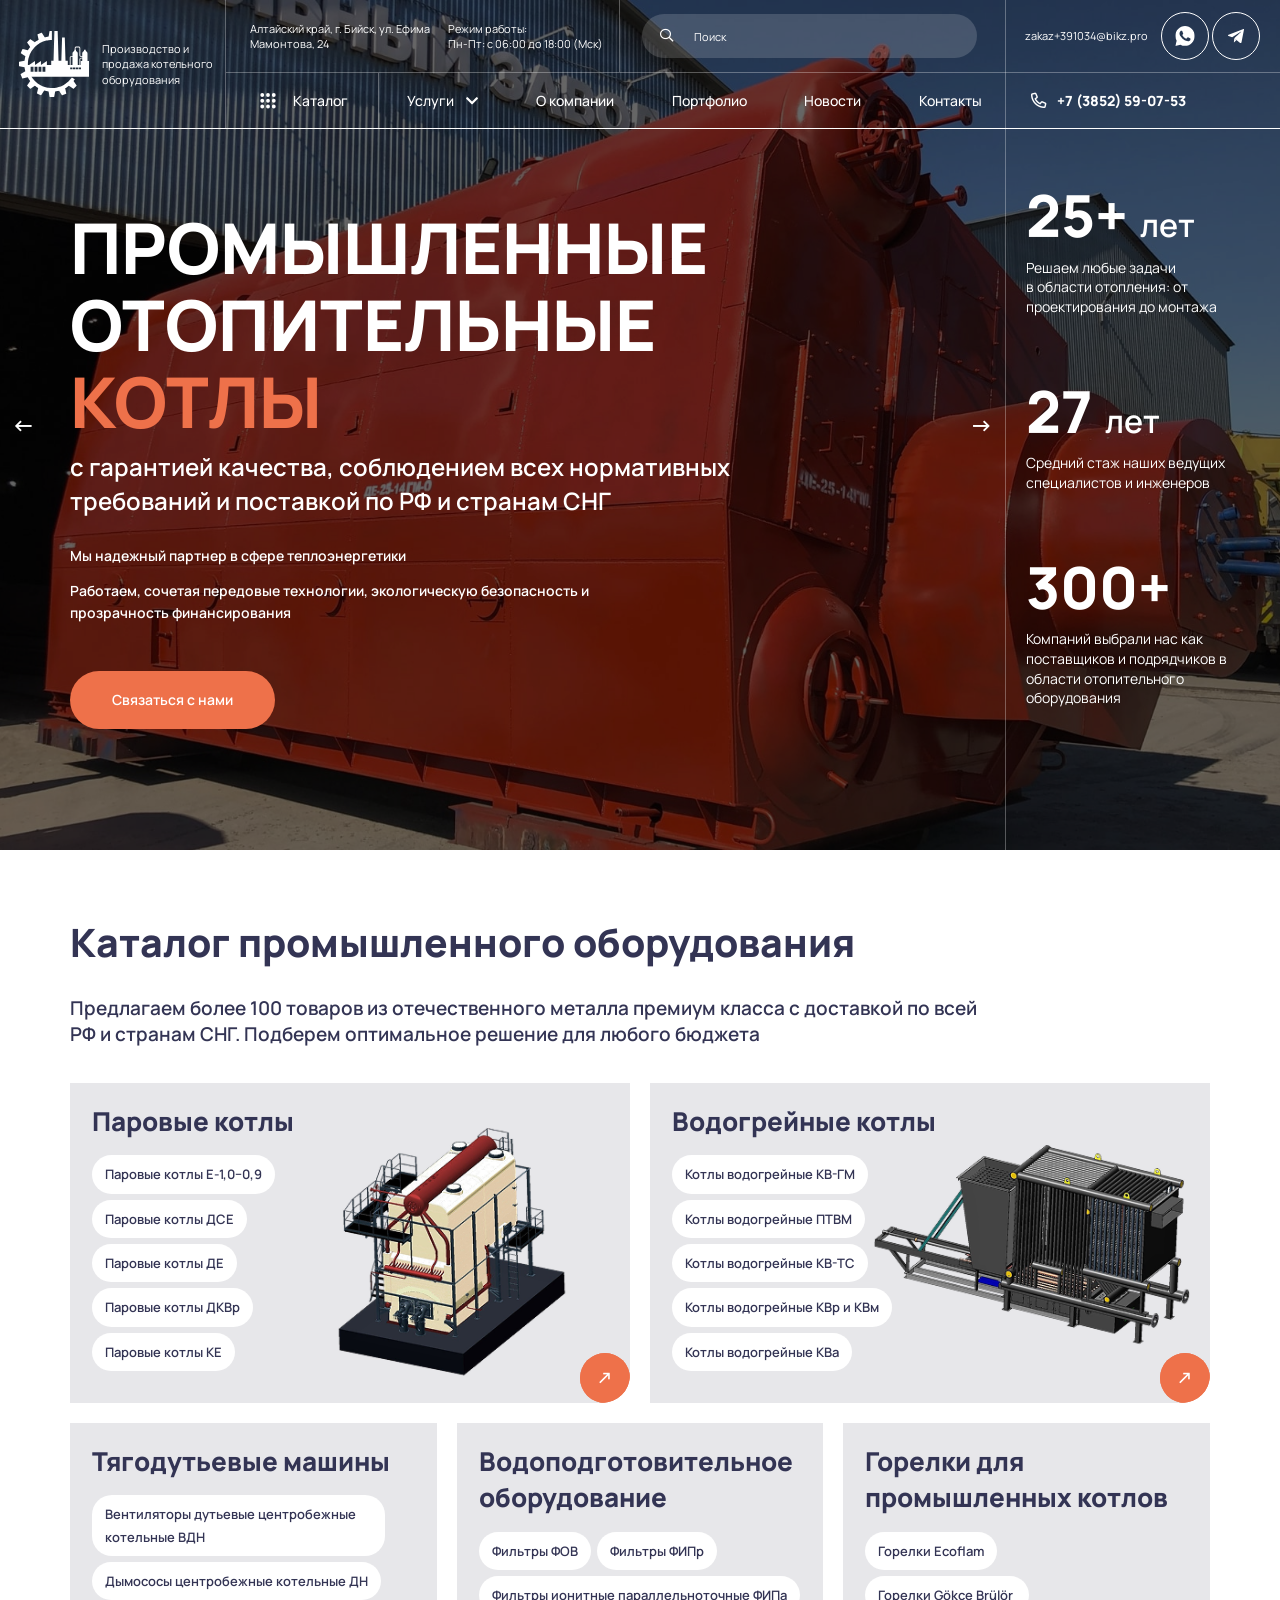
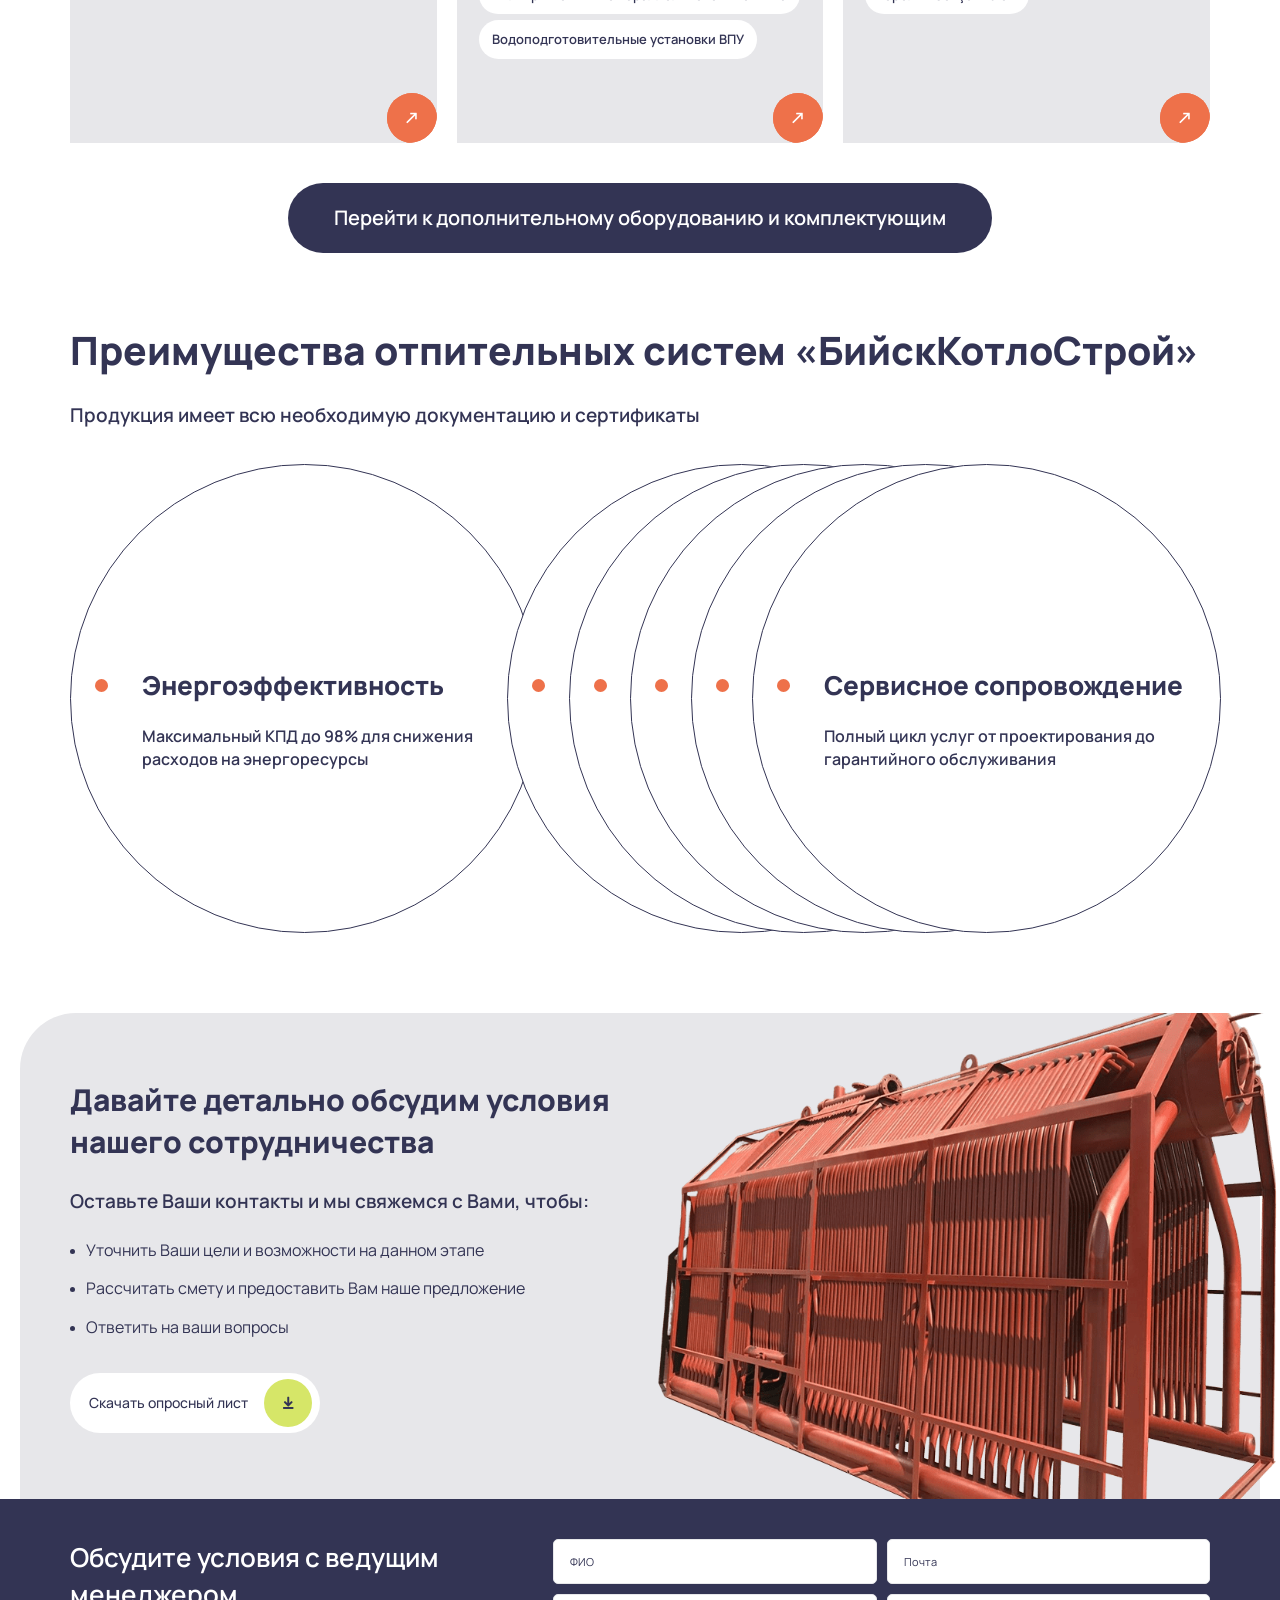
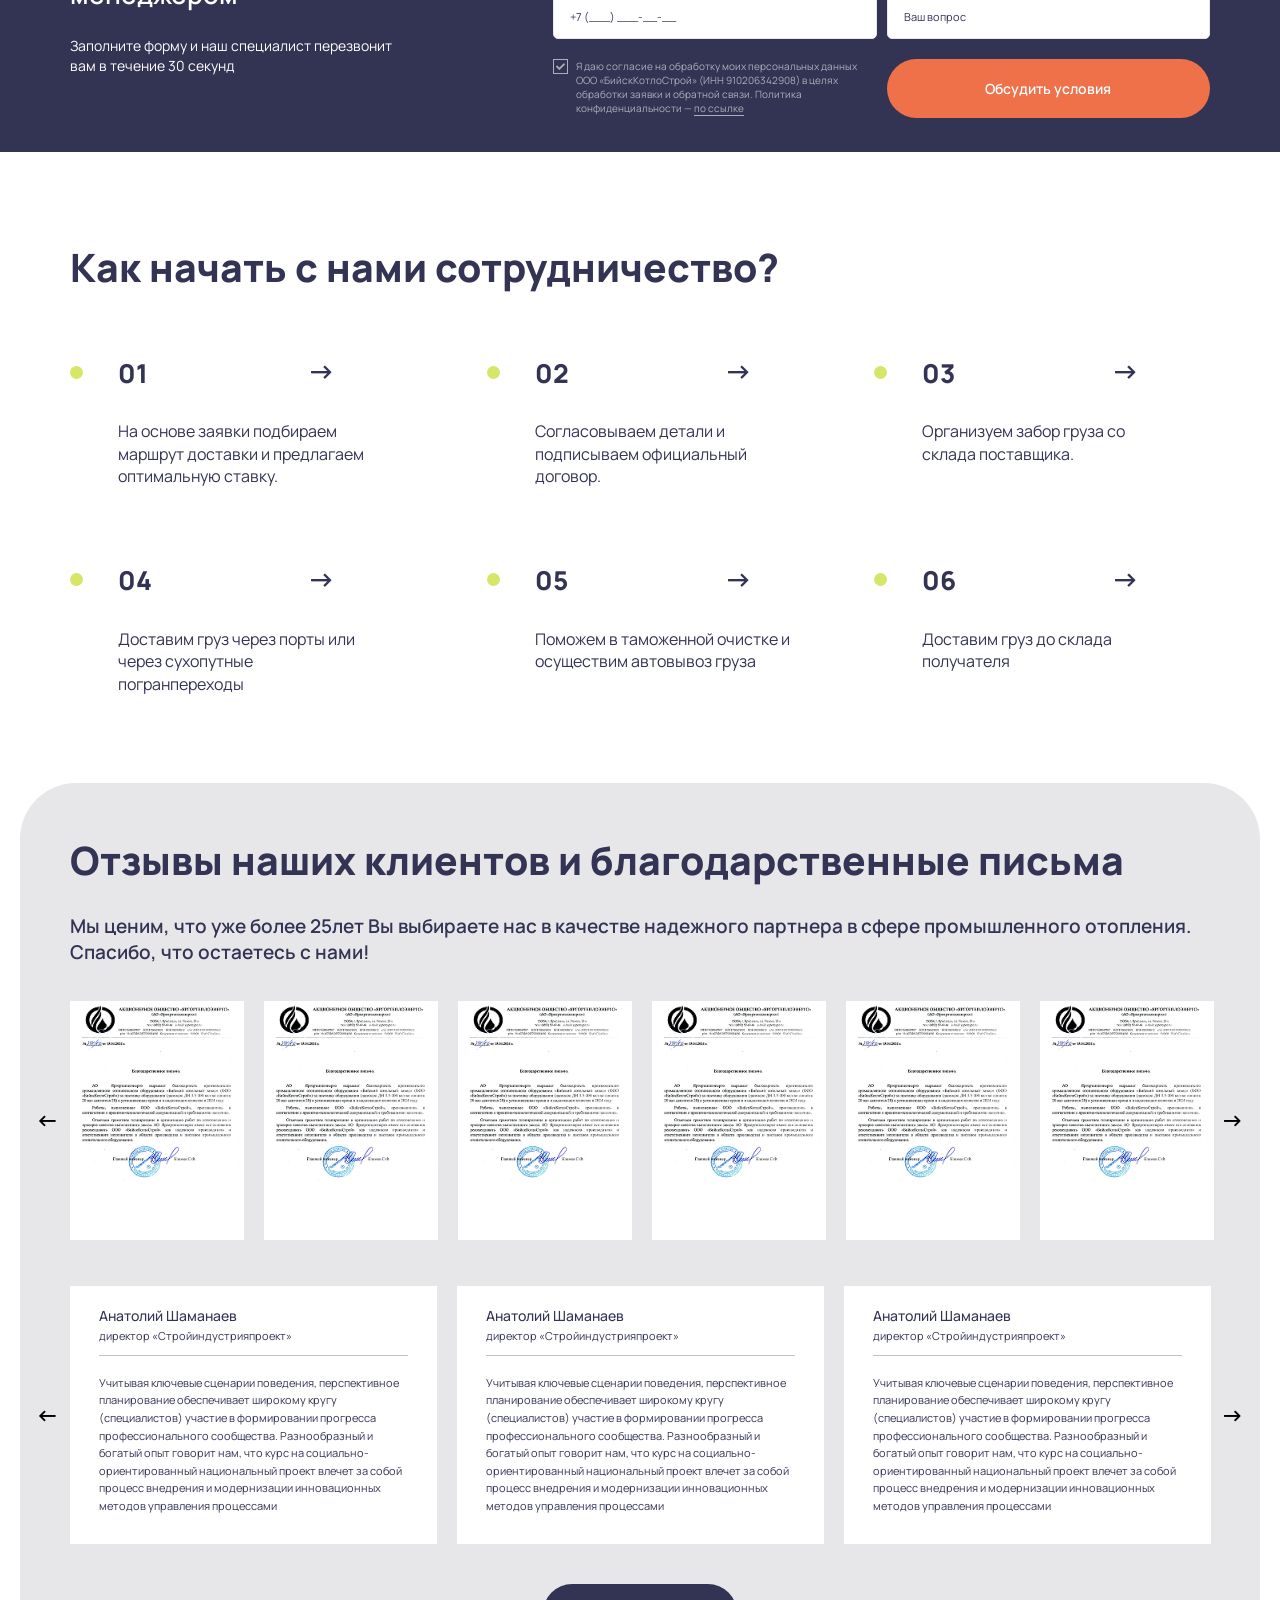
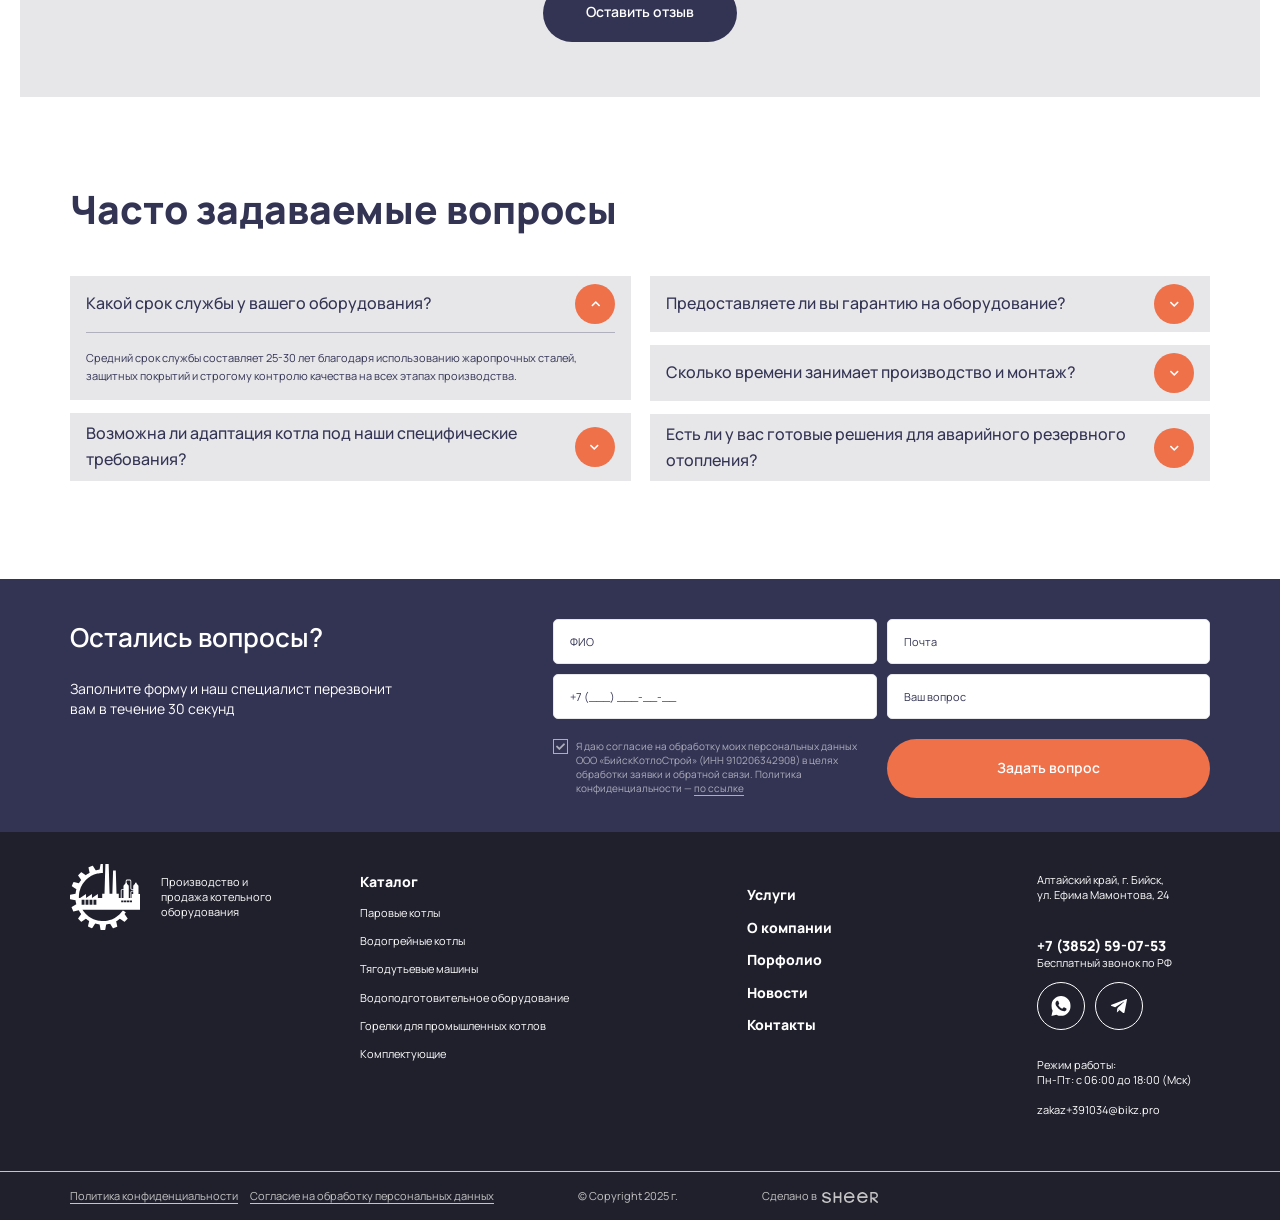
<file: index.html>
<!DOCTYPE html>
<!--[if lt IE 7]><html lang="ru" class="lt-ie9 lt-ie8 lt-ie7"><![endif]-->
<!--[if IE 7]><html lang="ru" class="lt-ie9 lt-ie8"><![endif]-->
<!--[if IE 8]><html lang="ru" class="lt-ie9"><![endif]-->
<!--[if gt IE 8]><!-->
<html lang="ru">
<!--<![endif]-->
<head>
	<meta charset="utf-8" />
	<title>Заголовок</title>
	<meta http-equiv="X-UA-Compatible" content="IE=edge" />
	<meta name="viewport" content="width=device-width, initial-scale=1, maximum-scale=1">
	<meta name="format-detection" content="telephone=no" />
	<link rel="shortcut icon" href="favicon.png" />
	<link rel="stylesheet" href="libs/bootstrap/bootstrap-grid.css" />
	<link rel="stylesheet" href="libs/fontawesome-free-5.12.0-web/css/all.min.css" />
	<link rel="stylesheet" href="libs/fancybox-master/dist/jquery.fancybox.min.css" />
	<link rel="stylesheet" href="libs/slick-1.5.9/slick/slick.css" />
	<link rel="stylesheet" href="css/fonts.css" />
	<link rel="stylesheet" href="css/main.css?ver=1.5" />
	<link rel="stylesheet" href="css/media.css?ver=1.5" />
</head>
<body>

	<div class="wrapper wrapper_frontpage">

		<header class="header default">
			<div class="header__wrapper">
				<div class="sandwich">
					<div class="sw-topper"></div>
					<div class="sw-bottom"></div>
					<div class="sw-footer"></div>
				</div>
				<div class="header__logo">
					<a href="#" class="logo">
						<img src="img/logo.svg" alt="alt">
					</a>
					<div class="logo-descr">Производство и продажа котельного оборудования</div>
				</div>
				<div class="header__content">
					<div class="header__top">
						<div class="header__info">
							<div class="header__location">Алтайский край, г. Бийск, ул. Ефима Мамонтова, 24</div>
							<div class="header__time">Режим работы: <br>Пн-Пт: с 06:00 до 18:00 (Мск)</div>
						</div>
						<div class="form-search">
							<form>
								<input type="text" placeholder="Поиск" required>
								<div class="icon-search"><i class="far fa-search"></i></div>
							</form>
						</div>
						<div class="header__contacts">
							<a href="#" class="header__mail">zakaz+391034@bikz.pro</a>
							<ul class="socials-list">
								<li><a href="#" target="_blank"><img src="img/wp.svg" alt="alt"></a></li>
								<li><a href="#" target="_blank"><img src="img/tg.svg" alt="alt"></a></li>
							</ul>
						</div>
					</div>
					<div class="header__bottom">
						<div class="catalog-wrap">
							<a href="#" class="btn-catalog">
								<span class="btn-catalog__icon"></span>
								<span>Каталог</span>
							</a>
							<div class="catalog-dropdown">
								<ul>
									<li class="catalog-dropdown__haschild">
										<div class="close-dropdown"></div>
										<a href="#">Паровые котлы</a>
										<ul>
											<li class="catalog-dropdown__haschild">
												<div class="close-dropdown"></div>
												<a href="#">Паровые котлы Е-1,0-0,9</a>
												<ul>
													<li><a href="#">Котел на жидком топливе</a></li>
													<li><a href="#">Котел на каменном и буром угле</a></li>
												</ul>
											</li>
											<li class="catalog-dropdown__haschild">
												<div class="close-dropdown"></div>
												<a href="#">Паровые котлы ДСЕ</a>
												<ul>
													<li><a href="#">Котел на жидком топливе</a></li>
													<li><a href="#">Котел на каменном и буром угле</a></li>
												</ul>
											</li>
											<li class="catalog-dropdown__haschild">
												<div class="close-dropdown"></div>
												<a href="#">Паровые котлы ДЕ</a>
												<ul>
													<li><a href="#">Котел на жидком топливе</a></li>
													<li><a href="#">Котел на каменном и буром угле</a></li>
												</ul>
											</li>
											<li class="catalog-dropdown__haschild">
												<div class="close-dropdown"></div>
												<a href="#">Паровые котлы ДКВр</a>
												<ul>
													<li><a href="#">Котел на жидком топливе</a></li>
													<li><a href="#">Котел на каменном и буром угле</a></li>
												</ul>
											</li>
											<li class="catalog-dropdown__haschild">
												<div class="close-dropdown"></div>
												<a href="#">Паровые котлы КЕ</a>
												<ul>
													<li><a href="#">Котел на жидком топливе</a></li>
													<li><a href="#">Котел на каменном и буром угле</a></li>
												</ul>
											</li>
										</ul>
									</li>
									<li class="catalog-dropdown__haschild">
										<div class="close-dropdown"></div>
										<a href="#">Водогрейные котлы</a>
										<ul>
											<li class="catalog-dropdown__haschild">
												<div class="close-dropdown"></div>
												<a href="#">Водогрейные котлы Е-1,0-0,9</a>
												<ul>
													<li><a href="#">Котел на жидком топливе</a></li>
													<li><a href="#">Котел на каменном и буром угле</a></li>
												</ul>
											</li>
											<li class="catalog-dropdown__haschild">
												<div class="close-dropdown"></div>
												<a href="#">Водогрейные котлы ДСЕ</a>
												<ul>
													<li><a href="#">Котел на жидком топливе</a></li>
													<li><a href="#">Котел на каменном и буром угле</a></li>
												</ul>
											</li>
										</ul>
									</li>
									<li class="catalog-dropdown__haschild">
										<div class="close-dropdown"></div>
										<a href="#">Тягодутьевые машины</a>
										<ul>
											<li class="catalog-dropdown__haschild">
												<div class="close-dropdown"></div>
												<a href="#">Тягодутьевые машины</a>
												<ul>
													<li><a href="#">Котел на жидком топливе</a></li>
													<li><a href="#">Котел на каменном и буром угле</a></li>
												</ul>
											</li>
											<li class="catalog-dropdown__haschild">
												<div class="close-dropdown"></div>
												<a href="#">Тягодутьевые машины</a>
												<ul>
													<li><a href="#">Котел на жидком топливе</a></li>
													<li><a href="#">Котел на каменном и буром угле</a></li>
												</ul>
											</li>
										</ul>
									</li>
									<li class="catalog-dropdown__haschild">
										<div class="close-dropdown"></div>
										<a href="#">Водоподготовительное оборудование</a>
										<ul>
											<li class="catalog-dropdown__haschild">
												<div class="close-dropdown"></div>
												<a href="#">Водоподготовительное оборудование</a>
												<ul>
													<li><a href="#">Котел на жидком топливе</a></li>
													<li><a href="#">Котел на каменном и буром угле</a></li>
												</ul>
											</li>
											<li class="catalog-dropdown__haschild">
												<div class="close-dropdown"></div>
												<a href="#">Водоподготовительное оборудование</a>
												<ul>
													<li><a href="#">Котел на жидком топливе</a></li>
													<li><a href="#">Котел на каменном и буром угле</a></li>
												</ul>
											</li>
										</ul>
									</li>
									<li class="catalog-dropdown__haschild">
										<div class="close-dropdown"></div>
										<a href="#">Горелки для промышленных котлов</a>
										<ul>
											<li class="catalog-dropdown__haschild">
												<div class="close-dropdown"></div>
												<a href="#">Горелки для промышленных котлов</a>
												<ul>
													<li><a href="#">Котел на жидком топливе</a></li>
													<li><a href="#">Котел на каменном и буром угле</a></li>
												</ul>
											</li>
											<li class="catalog-dropdown__haschild">
												<div class="close-dropdown"></div>
												<a href="#">Горелки для промышленных котлов</a>
												<ul>
													<li><a href="#">Котел на жидком топливе</a></li>
													<li><a href="#">Котел на каменном и буром угле</a></li>
												</ul>
											</li>
										</ul>
									</li>
									<li class="catalog-dropdown__haschild">
										<div class="close-dropdown"></div>
										<a href="#">Котельно-вспомогательное оборудование</a>
										<ul>
											<li class="catalog-dropdown__haschild">
												<div class="close-dropdown"></div>
												<a href="#">Котельно-вспомогательное оборудование</a>
												<ul>
													<li><a href="#">Котел на жидком топливе</a></li>
													<li><a href="#">Котел на каменном и буром угле</a></li>
												</ul>
											</li>
											<li class="catalog-dropdown__haschild">
												<div class="close-dropdown"></div>
												<a href="#">Котельно-вспомогательное оборудование</a>
												<ul>
													<li><a href="#">Котел на жидком топливе</a></li>
													<li><a href="#">Котел на каменном и буром угле</a></li>
												</ul>
											</li>
										</ul>
									</li>
								</ul>
							</div>
						</div>
						<nav class="menu">
							<ul>
								<li class="menu__haschild">
									<a href="#">Услуги</a>
									<i class="fas fa-chevron-down"></i>
									<ul>
										<li><a href="#">Проектирование</a></li>
										<li><a href="#">Монтажные работы</a></li>
										<li><a href="#">Обмуровочные работы</a></li>
										<li><a href="#">Монтаж и наладка КИПиА</a></li>
										<li><a href="#">Пусконаладочные работы</a></li>
									</ul>
								</li>
								<li><a href="#">О компании</a></li>
								<li><a href="#">Портфолио</a></li>
								<li><a href="#">Новости</a></li>
								<li><a href="#">Контакты</a></li>
							</ul>
						</nav>
						<div class="header__phone">
							<a href="tel:+73852590753"><i class="far fa-phone-alt"></i> +7 (3852) 59-07-53</a>
						</div>
					</div>
				</div>
				<a href="tel:+73852590753" class="phone-mob"><i class="far fa-phone-alt"></i></a>
			</div>
			<div class="menu-overlay"></div>
		</header>

		<section class="hero">
			<div class="slider-billbord">
				<div>
					<div class="billbord">
						<div class="container">
							<div class="billbord__content">
								<h1 class="billbord__title">Промышленные отопительные <span>котлы</span></h1>
								<div class="billbord__descr">с гарантией качества, соблюдением всех нормативных требований и поставкой по РФ и странам СНГ</div>
								<div class="billbord__text">
									<p>Мы надежный партнер в сфере теплоэнергетики</p>
									<p>Работаем, сочетая передовые технологии, экологическую безопасность и прозрачность финансирования</p>
								</div>
								<a href="#modal-callback" class="btn-main fancybox">Связаться с нами</a>
							</div>
						</div>
						<div class="billbord__image">
							<img src="img/billbord.jpg" alt="alt">
						</div>
					</div>
				</div>
				<div>
					<div class="billbord billbord_second">
						<div class="container">
							<div class="billbord__content">
								<h1 class="billbord__title">ПРОИЗВОДИМ. ПОСТАВЛЯЕМ. ОБСЛУЖИВАЕМ. <span>промышленное отопительное оборудование</span></h1>
								<div class="billbord__descr">
									<p>Полный цикл работ для вашего предприятия: от проекта до запуска</p>
									<p>Получите лучшее оборудование по цене завода с гарантией и сервисом</p>
								</div>
								<a href="#modal-callback" class="btn-main fancybox">Связаться с нами</a>
							</div>
						</div>
						<div class="billbord__image">
							<img src="img/billbord2.jpg" alt="alt">
						</div>
					</div>
				</div>
			</div>
			<div class="billbord__items">
				<div class="item-billbord">
					<div class="item-billbord__value"><strong>25+ </strong> лет</div>
					<p>Решаем любые задачи <br>в области отопления: от проектирования до монтажа</p>
				</div>
				<div class="item-billbord">
					<div class="item-billbord__value"><strong>27 </strong> лет</div>
					<p>Средний стаж наших ведущих специалистов и инженеров</p>
				</div>
				<div class="item-billbord">
					<div class="item-billbord__value"><strong>300+</strong></div>
					<p>Компаний выбрали нас как поставщиков и подрядчиков в области отопительного оборудования</p>
				</div>
			</div>
		</section>

		<section class="categories">
			<div class="container">
				<h2 class="title-section">Каталог промышленного оборудования</h2>
				<div class="descr-section">Предлагаем более 100 товаров из отечественного металла премиум класса с доставкой по всей РФ и странам СНГ. Подберем оптимальное решение для любого бюджета</div>
				<div class="row row_main">
					<div class="col-lg-6">
						<div class="item-category">
							<a href="#" class="title-middle">Паровые котлы</a>
							<ul>
								<li><a href="#">Паровые котлы Е-1,0−0,9</a></li>
								<li><a href="#">Паровые котлы ДСЕ</a></li>
								<li><a href="#">Паровые котлы ДЕ</a></li>
								<li><a href="#">Паровые котлы ДКВр</a></li>
								<li><a href="#">Паровые котлы КЕ</a></li>
							</ul>
							<div class="item-category__image">
								<img src="img/category1.png" alt="alt">
							</div>
							<a href="#" class="btn-arrow"><i class="far fa-long-arrow-right"></i></a>
						</div>
					</div>
					<div class="col-lg-6">
						<div class="item-category">
							<a href="#" class="title-middle">Водогрейные котлы</a>
							<ul>
								<li><a href="#">Котлы водогрейные КВ-ГМ</a></li>
								<li><a href="#">Котлы водогрейные ПТВМ</a></li>
								<li><a href="#">Котлы водогрейные КВ-ТС</a></li>
								<li><a href="#">Котлы водогрейные КВр и КВм</a></li>
								<li><a href="#">Котлы водогрейные КВа</a></li>
							</ul>
							<div class="item-category__image">
								<img src="img/category2.png" alt="alt">
							</div>
							<a href="#" class="btn-arrow"><i class="far fa-long-arrow-right"></i></a>
						</div>
					</div>
					<div class="col-lg-4">
						<div class="item-category">
							<a href="#" class="title-middle">Тягодутьевые машины</a>
							<ul>
								<li><a href="#">Вентиляторы дутьевые центробежные котельные ВДН</a></li>
								<li><a href="#">Дымососы центробежные котельные ДН</a></li>
							</ul>
							<a href="#" class="btn-arrow"><i class="far fa-long-arrow-right"></i></a>
						</div>
					</div>
					<div class="col-lg-4">
						<div class="item-category">
							<a href="#" class="title-middle">Водоподготовительное оборудование</a>
							<ul>
								<li><a href="#">Фильтры ФОВ</a></li>
								<li><a href="#">Фильтры ФИПр</a></li>
								<li><a href="#">Фильтры ионитные параллельноточные ФИПа</a></li>
								<li><a href="#">Водоподготовительные установки ВПУ</a></li>
							</ul>
							<a href="#" class="btn-arrow"><i class="far fa-long-arrow-right"></i></a>
						</div>
					</div>
					<div class="col-lg-4">
						<div class="item-category">
							<a href="#" class="title-middle">Горелки для промышленных котлов</a>
							<ul>
								<li><a href="#">Горелки Ecoflam</a></li>
								<li><a href="#">Горелки Gökçe Brülör </a></li>
							</ul>
							<a href="#" class="btn-arrow"><i class="far fa-long-arrow-right"></i></a>
						</div>
					</div>
				</div>
				<div class="categories__bottom">
					<a href="#" class="btn-main btn-main_page">Перейти к дополнительному оборудованию и комплектующим</a>
				</div>
			</div>
		</section>

		<section class="advantages">
			<div class="container">
				<h2 class="title-section">Преимущества отпительных систем «БийскКотлоСтрой»</h2>
				<div class="descr-section">Продукция имеет всю необходимую документацию и сертификаты</div>
				<div class="slider-advantages">
					<div>
						<div class="item-advantage">
							<div class="item-advantage__content">
								<div class="title-middle">Энергоэффективность</div>
								<p>Максимальный КПД до 98% для снижения расходов на энергоресурсы</p>
							</div>
						</div>
					</div>
					<div>
						<div class="item-advantage">
							<div class="item-advantage__content">
								<div class="title-middle">Соответствие стандартам</div>
								<p>Полная сертификация по ГОСТ и нормам промышленной безопасности</p>
							</div>
						</div>
					</div>
					<div>
						<div class="item-advantage">
							<div class="item-advantage__content">
								<div class="title-middle">Автоматизация</div>
								<p>Дистанционное управление и контроль параметров работы.</p>
							</div>
						</div>
					</div>
					<div>
						<div class="item-advantage">
							<div class="item-advantage__content">
								<div class="title-middle">Индивидуальные решения</div>
								<p>Адаптация оборудования под специфику вашего производства</p>
							</div>
						</div>
					</div>
					<div>
						<div class="item-advantage">
							<div class="item-advantage__content">
								<div class="title-middle">Надежность</div>
								<p>Бесперебойная работа 24/7 в тяжелых промышленных условиях</p>
							</div>
						</div>
					</div>
					<div>
						<div class="item-advantage">
							<div class="item-advantage__content">
								<div class="title-middle">Сервисное сопровождение</div>
								<p>Полный цикл услуг от проектирования до гарантийного обслуживания</p>
							</div>
						</div>
					</div>
				</div>
				<div class="advantages-accordion">
					<div class="item-advantage">
						<div class="item-advantage__content">
							<div class="title-middle">Энергоэффективность</div>
							<p>Максимальный КПД до 98% для снижения расходов на энергоресурсы</p>
						</div>
					</div>
					<div class="item-advantage">
						<div class="item-advantage__content">
							<div class="title-middle">Соответствие стандартам</div>
							<p>Полная сертификация по ГОСТ и нормам промышленной безопасности</p>
						</div>
					</div>
					<div class="item-advantage">
						<div class="item-advantage__content">
							<div class="title-middle">Автоматизация</div>
							<p>Дистанционное управление и контроль параметров работы.</p>
						</div>
					</div>
					<div class="item-advantage">
						<div class="item-advantage__content">
							<div class="title-middle">Индивидуальные решения</div>
							<p>Адаптация оборудования под специфику вашего производства</p>
						</div>
					</div>
					<div class="item-advantage">
						<div class="item-advantage__content">
							<div class="title-middle">Надежность</div>
							<p>Бесперебойная работа 24/7 в тяжелых промышленных условиях</p>
						</div>
					</div>
					<div class="item-advantage">
						<div class="item-advantage__content">
							<div class="title-middle">Сервисное сопровождение</div>
							<p>Полный цикл услуг от проектирования до гарантийного обслуживания</p>
						</div>
					</div>
				</div>
			</div>
		</section>

		<section class="consultation">
			<div class="container">
				<div class="row align-items-center">
					<div class="col-lg-6">
						<h2 class="title-section">Давайте детально обсудим условия нашего сотрудничества</h2>
						<div class="descr-section">Оставьте Ваши контакты и мы свяжемся с Вами, чтобы:</div>
						<ul>
							<li>Уточнить Ваши цели и возможности на данном этапе</li>
							<li>Рассчитать смету и предоставить Вам наше предложение</li>
							<li>Ответить на ваши вопросы</li>
						</ul>
						<div class="btn-wrap">
							<div class="btn-main btn-main_custom">
								<span>Скачать опросный лист</span>
								<span class="btn-main__icon"><i class="fas fa-arrow-to-bottom"></i></span>
							</div>
							<div class="btn-popup">
								<ul class="btn-popup__list">
									<li><a href="#">Опросный лист категория1</a></li>
									<li><a href="#">Опросный лист категория2</a></li>
									<li><a href="#">Опросный лист категория3</a></li>
									<li><a href="#">Опросный лист категория4</a></li>
								</ul>
							</div>
						</div>
					</div>
					<div class="col-lg-6">
						<div class="consultation__image">
							<img src="img/consultation.png" alt="alt">
						</div>
					</div>
				</div>
			</div>
		</section>

		<section class="consultation-form">
			<div class="container">
				<div class="row">
					<div class="col-lg-5">
						<h2 class="title-middle">Обсудите условия с ведущим менеджером</h2>
						<div class="text-page">Заполните форму и наш специалист перезвонит вам в течение 30 секунд</div>
					</div>
					<div class="col-lg-7">
						<form>
							<div class="row">
								<div class="col-md-6">
									<div class="item-form">
										<input type="text" placeholder="ФИО" required>
									</div>
								</div>
								<div class="col-md-6">
									<div class="item-form">
										<input type="email" placeholder="Почта" inputmode="email" required>
									</div>
								</div>
								<div class="col-md-6">
									<div class="item-form">
										<input type="tel" placeholder="+7 (___) ___-__-__" class="input-phone" inputmode="tel" required>
									</div>
								</div>
								<div class="col-md-6">
									<div class="item-form">
										<input type="text" placeholder="Ваш вопрос" required>
									</div>
								</div>
								<div class="col-md-6">
									<div class="checkbox">
										<label>
											<input type="checkbox" required checked />
											<span>Я даю согласие на обработку моих персональных данных ООО «БийскКотлоСтрой» (ИНН 910206342908) в целях обработки заявки и обратной связи. Политика конфиденциальности — <a href="#">по ссылке</a></span>
										</label>
									</div>
								</div>
								<div class="col-md-6">
									<input type="submit" value="Обсудить условия" class="btn-main">
								</div>
							</div>
						</form>
					</div>
				</div>
			</div>
		</section>

		<section class="steps">
			<div class="container">
				<h2 class="title-section">Как начать с нами сотрудничество?</h2>
				<div class="row row_steps">
					<div class="col-lg-4 col-6">
						<div class="item-step">
							<div class="title-middle">01 <i class="far fa-long-arrow-right"></i></div>
							<p>На основе заявки подбираем маршрут доставки и предлагаем оптимальную ставку.</p>
						</div>
					</div>
					<div class="col-lg-4 col-6">
						<div class="item-step">
							<div class="title-middle">02 <i class="far fa-long-arrow-right"></i></div>
							<p>Согласовываем детали и подписываем официальный договор.</p>
						</div>
					</div>
					<div class="col-lg-4 col-6">
						<div class="item-step">
							<div class="title-middle">03 <i class="far fa-long-arrow-right"></i></div>
							<p>Организуем забор груза со склада поставщика.</p>
						</div>
					</div>
					<div class="col-lg-4 col-6">
						<div class="item-step">
							<div class="title-middle">04 <i class="far fa-long-arrow-right"></i></div>
							<p>Доставим груз через порты или через сухопутные погранпереходы</p>
						</div>
					</div>
					<div class="col-lg-4 col-6">
						<div class="item-step">
							<div class="title-middle">05 <i class="far fa-long-arrow-right"></i></div>
							<p>Поможем в таможенной очистке и осуществим автовывоз груза</p>
						</div>
					</div>
					<div class="col-lg-4 col-6">
						<div class="item-step">
							<div class="title-middle">06 <i class="far fa-long-arrow-right"></i></div>
							<p>Доставим груз до склада получателя</p>
						</div>
					</div>
				</div>
			</div>
		</section>

		<section class="reviews">
			<div class="container">
				<h2 class="title-section">Отзывы наших клиентов и благодарственные письма</h2>
				<div class="descr-section">Мы ценим, что уже более 25лет Вы выбираете нас в качестве надежного партнера в сфере промышленного отопления. Спасибо, что остаетесь с нами!</div>
				<div class="slider-documents">
					<div>
						<a href="img/document1.jpg" class="item-document fancybox">
							<img src="img/document1.jpg" alt="alt">
						</a>
					</div>
					<div>
						<a href="img/document1.jpg" class="item-document fancybox">
							<img src="img/document1.jpg" alt="alt">
						</a>
					</div>
					<div>
						<a href="img/document1.jpg" class="item-document fancybox">
							<img src="img/document1.jpg" alt="alt">
						</a>
					</div>
					<div>
						<a href="img/document1.jpg" class="item-document fancybox">
							<img src="img/document1.jpg" alt="alt">
						</a>
					</div>
					<div>
						<a href="img/document1.jpg" class="item-document fancybox">
							<img src="img/document1.jpg" alt="alt">
						</a>
					</div>
					<div>
						<a href="img/document1.jpg" class="item-document fancybox">
							<img src="img/document1.jpg" alt="alt">
						</a>
					</div>
					<div>
						<a href="img/document1.jpg" class="item-document fancybox">
							<img src="img/document1.jpg" alt="alt">
						</a>
					</div>
					<div>
						<a href="img/document1.jpg" class="item-document fancybox">
							<img src="img/document1.jpg" alt="alt">
						</a>
					</div>
					<div>
						<a href="img/document1.jpg" class="item-document fancybox">
							<img src="img/document1.jpg" alt="alt">
						</a>
					</div>
				</div>
				<div class="slider-reviews">
					<div>
						<div class="item-review">
							<div class="item-review__head">
								<div class="item-review__name">Анатолий Шаманаев</div>
								<div class="item-review__descr">директор «Стройиндустрияпроект»</div>
							</div>
							<div class="item-review__text">
								<p>Учитывая ключевые сценарии поведения, перспективное планирование обеспечивает широкому кругу (специалистов) участие в формировании прогресса профессионального сообщества. Разнообразный и богатый опыт говорит нам, что курс на социально-ориентированный национальный проект влечет за собой процесс внедрения и модернизации инновационных методов управления процессами</p>
							</div>
						</div>
					</div>
					<div>
						<div class="item-review">
							<div class="item-review__head">
								<div class="item-review__name">Анатолий Шаманаев</div>
								<div class="item-review__descr">директор «Стройиндустрияпроект»</div>
							</div>
							<div class="item-review__text">
								<p>Учитывая ключевые сценарии поведения, перспективное планирование обеспечивает широкому кругу (специалистов) участие в формировании прогресса профессионального сообщества. Разнообразный и богатый опыт говорит нам, что курс на социально-ориентированный национальный проект влечет за собой процесс внедрения и модернизации инновационных методов управления процессами</p>
							</div>
						</div>
					</div>
					<div>
						<div class="item-review">
							<div class="item-review__head">
								<div class="item-review__name">Анатолий Шаманаев</div>
								<div class="item-review__descr">директор «Стройиндустрияпроект»</div>
							</div>
							<div class="item-review__text">
								<p>Учитывая ключевые сценарии поведения, перспективное планирование обеспечивает широкому кругу (специалистов) участие в формировании прогресса профессионального сообщества. Разнообразный и богатый опыт говорит нам, что курс на социально-ориентированный национальный проект влечет за собой процесс внедрения и модернизации инновационных методов управления процессами</p>
							</div>
						</div>
					</div>
					<div>
						<div class="item-review">
							<div class="item-review__head">
								<div class="item-review__name">Анатолий Шаманаев</div>
								<div class="item-review__descr">директор «Стройиндустрияпроект»</div>
							</div>
							<div class="item-review__text">
								<p>Учитывая ключевые сценарии поведения, перспективное планирование обеспечивает широкому кругу (специалистов) участие в формировании прогресса профессионального сообщества. Разнообразный и богатый опыт говорит нам, что курс на социально-ориентированный национальный проект влечет за собой процесс внедрения и модернизации инновационных методов управления процессами</p>
							</div>
						</div>
					</div>
					<div>
						<div class="item-review">
							<div class="item-review__head">
								<div class="item-review__name">Анатолий Шаманаев</div>
								<div class="item-review__descr">директор «Стройиндустрияпроект»</div>
							</div>
							<div class="item-review__text">
								<p>Учитывая ключевые сценарии поведения, перспективное планирование обеспечивает широкому кругу (специалистов) участие в формировании прогресса профессионального сообщества. Разнообразный и богатый опыт говорит нам, что курс на социально-ориентированный национальный проект влечет за собой процесс внедрения и модернизации инновационных методов управления процессами</p>
							</div>
						</div>
					</div>
				</div>
				<div class="reviews__bottom">
					<a href="#" class="btn-main btn-main_page">Оставить отзыв</a>
				</div>
			</div>
		</section>

		<section class="questions">
			<div class="container">
				<h2 class="title-section">Часто задаваемые вопросы</h2>
				<div class="questions__wrap">
					<div class="item-question active">
						<div class="item-question__head">Какой срок службы у вашего оборудования? <i class="fas fa-chevron-down"></i></div>
						<div class="item-question__content" style="display: block;">
							<p>Средний срок службы составляет 25-30 лет благодаря использованию жаропрочных сталей, защитных покрытий и строгому контролю качества на всех этапах производства.</p>
						</div>
					</div>
					<div class="item-question">
						<div class="item-question__head">Возможна ли адаптация котла под наши специфические требования? <i class="fas fa-chevron-down"></i></div>
						<div class="item-question__content">
							<p>Средний срок службы составляет 25-30 лет благодаря использованию жаропрочных сталей, защитных покрытий и строгому контролю качества на всех этапах производства.</p>
						</div>
					</div>
					<div class="item-question">
						<div class="item-question__head">Предоставляете ли вы гарантию на оборудование? <i class="fas fa-chevron-down"></i></div>
						<div class="item-question__content">
							<p>Средний срок службы составляет 25-30 лет благодаря использованию жаропрочных сталей, защитных покрытий и строгому контролю качества на всех этапах производства.</p>
						</div>
					</div>
					<div class="item-question">
						<div class="item-question__head">Сколько времени занимает производство и монтаж? <i class="fas fa-chevron-down"></i></div>
						<div class="item-question__content">
							<p>Средний срок службы составляет 25-30 лет благодаря использованию жаропрочных сталей, защитных покрытий и строгому контролю качества на всех этапах производства.</p>
						</div>
					</div>
					<div class="item-question">
						<div class="item-question__head">Есть ли у вас готовые решения для аварийного резервного отопления? <i class="fas fa-chevron-down"></i></div>
						<div class="item-question__content">
							<p>Средний срок службы составляет 25-30 лет благодаря использованию жаропрочных сталей, защитных покрытий и строгому контролю качества на всех этапах производства.</p>
						</div>
					</div>
				</div>
			</div>
		</section>

		<section class="consultation-form">
			<div class="container">
				<div class="row">
					<div class="col-lg-5">
						<h2 class="title-middle">Остались вопросы?</h2>
						<div class="text-page">Заполните форму и наш специалист перезвонит вам в течение 30 секунд</div>
					</div>
					<div class="col-lg-7">
						<form>
							<div class="row">
								<div class="col-md-6">
									<div class="item-form">
										<input type="text" placeholder="ФИО" required>
									</div>
								</div>
								<div class="col-md-6">
									<div class="item-form">
										<input type="email" placeholder="Почта" inputmode="email" required>
									</div>
								</div>
								<div class="col-md-6">
									<div class="item-form">
										<input type="tel" placeholder="+7 (___) ___-__-__" class="input-phone" inputmode="tel" required>
									</div>
								</div>
								<div class="col-md-6">
									<div class="item-form">
										<input type="text" placeholder="Ваш вопрос" required>
									</div>
								</div>
								<div class="col-md-6">
									<div class="checkbox">
										<label>
											<input type="checkbox" required checked />
											<span>Я даю согласие на обработку моих персональных данных ООО «БийскКотлоСтрой» (ИНН 910206342908) в целях обработки заявки и обратной связи. Политика конфиденциальности — <a href="#">по ссылке</a></span>
										</label>
									</div>
								</div>
								<div class="col-md-6">
									<input type="submit" value="Задать вопрос" class="btn-main">
								</div>
							</div>
						</form>
					</div>
				</div>
			</div>
		</section>

		<footer class="footer">
			<div class="container">
				<div class="row">
					<div class="col-lg-3">
						<div class="footer__logo">
							<a href="#" class="logo">
								<img src="img/logo2.svg" alt="alt">
							</a>
							<div class="logo-descr">Производство и продажа котельного оборудования</div>
						</div>
					</div>
					<div class="col-lg-4 col-6">
						<div class="footer__title">Каталог</div>
						<ul class="footer__nav">
							<li><a href="#">Паровые котлы</a></li>
							<li><a href="#">Водогрейные котлы</a></li>
							<li><a href="#">Тягодутьевые машины</a></li>
							<li><a href="#">Водоподготовительное оборудование</a></li>
							<li><a href="#">Горелки для промышленных котлов</a></li>
							<li><a href="#">Комплектующие</a></li>
						</ul>
					</div>
					<div class="col-lg-3 col-6">
						<ul class="footer__nav footer__nav_big">
							<li><a href="#">Услуги</a></li>
							<li><a href="#">О компании</a></li>
							<li><a href="#">Порфолио</a></li>
							<li><a href="#">Новости</a></li>
							<li><a href="#">Контакты</a></li>
						</ul>
					</div>
					<div class="col-lg-2">
						<div class="footer__location">Алтайский край, г. Бийск, <br>ул. Ефима Мамонтова, 24</div>
						<a href="tel:+73852590753" class="footer__phone">+7 (3852) 59-07-53</a>
						<p>Бесплатный звонок по РФ</p>
						<ul class="socials-list">
							<li><a href="#" target="_blank"><img src="img/wp.svg" alt="alt"></a></li>
							<li><a href="#" target="_blank"><img src="img/tg.svg" alt="alt"></a></li>
						</ul>
						<div class="footer__time">Режим работы: <br>Пн-Пт: с 06:00 до 18:00 (Мск)</div>
						<a href="mailto:zakaz+391034@bikz.pro" class="footer__email">zakaz+391034@bikz.pro</a>
					</div>
				</div>
			</div>
			<div class="footer__bottom">
				<div class="container">
					<div class="footer__wrapper">
						<div class="footer__links">
							<a href="#">Политика конфиденциальности</a>
							<a href="#">Согласие на обработку персональных данных</a>
						</div>
						<div class="copyright">© Copyright 2025 г.</div>
						<div class="create">Сделано в <a href="#" target="_blank"><img src="img/sheer.svg" alt="alt"></a></div>
					</div>
				</div>
			</div>
		</footer>
		<div class="scroll-top default"><i class="far fa-long-arrow-up"></i></div>
		
	</div>

	<div id="modal-callback" class="modal-block">
		<div class="modal-wrap">
			<h2 class="title-middle">Остались вопросы? <br>Мы свяжемся с вами</h2>
			<form>
				<div class="item-form">
					<input type="text" placeholder="ФИО" required>
				</div>
				<div class="item-form">
					<input type="email" placeholder="Почта" inputmode="email" required>
				</div>
				<div class="item-form">
					<input type="tel" placeholder="+7 (___) ___-__-__" class="input-phone" inputmode="tel" required>
				</div>
				<div class="item-form">
					<input type="text" placeholder="Ваш вопрос" required>
				</div>
				<input type="submit" value="Отправить" class="btn-main">
				<div class="checkbox">
					<label>
						<input type="checkbox" required checked />
						<span>Я даю согласие на обработку моих персональных данных ООО «БийскКотлоСтрой» (ИНН 910206342908) в целях обработки заявки и обратной связи. Политика конфиденциальности — <a href="#">по ссылке</a></span>
					</label>
				</div>
			</form>
		</div>
	</div>


	<script src="libs/jquery/jquery-3.6.0.min.js"></script>
	<script src="libs/fancybox-master/dist/jquery.fancybox.min.js"></script>
	<script src="libs/slick-1.5.9/slick/slick.min.js"></script>
	<script src="libs/mask/jquery.maskedinput.js"></script>
	<script src="libs/jQueryFormStyler-master/jquery.formstyler.min.js"></script>
	<script src="js/common.js?ver=1.5"></script>
	<!-- Yandex.Metrika counter --><!-- /Yandex.Metrika counter -->
	<!-- Google Analytics counter --><!-- /Google Analytics counter -->
</body>
</html>
</file>
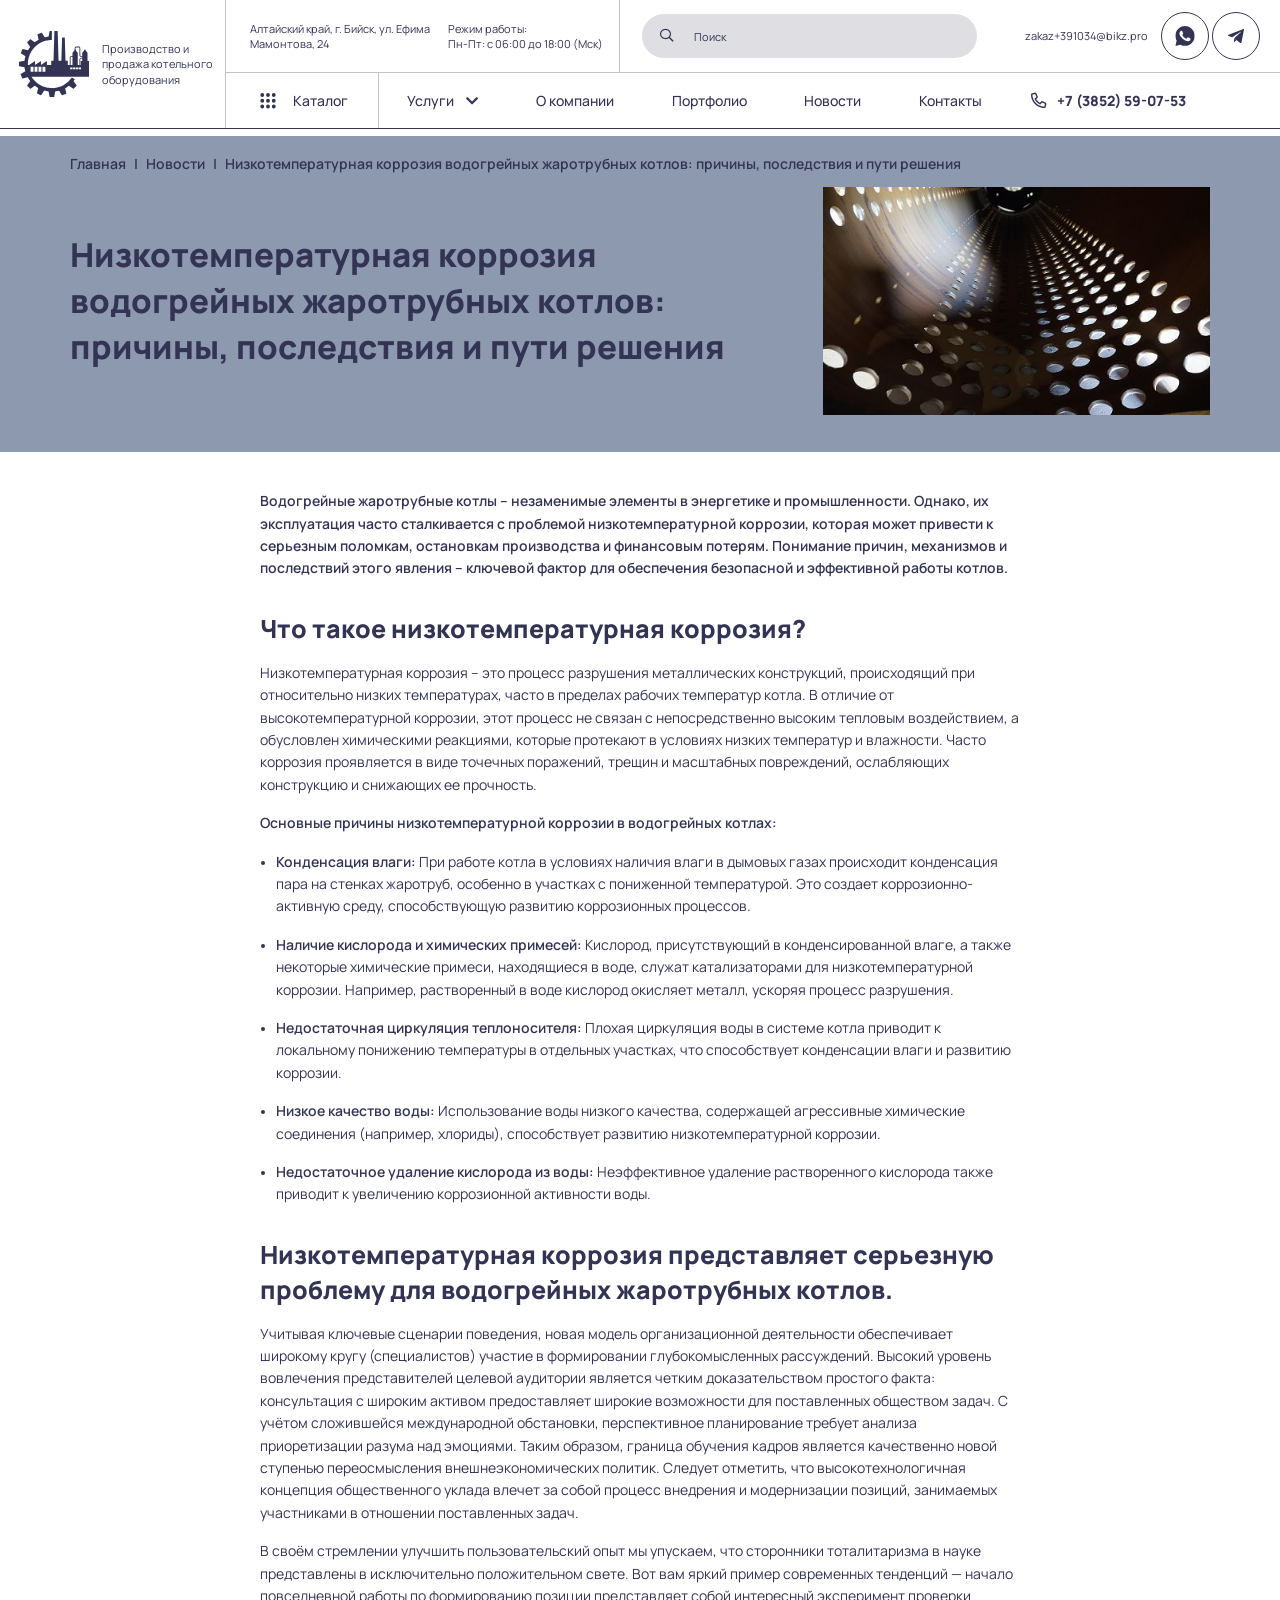
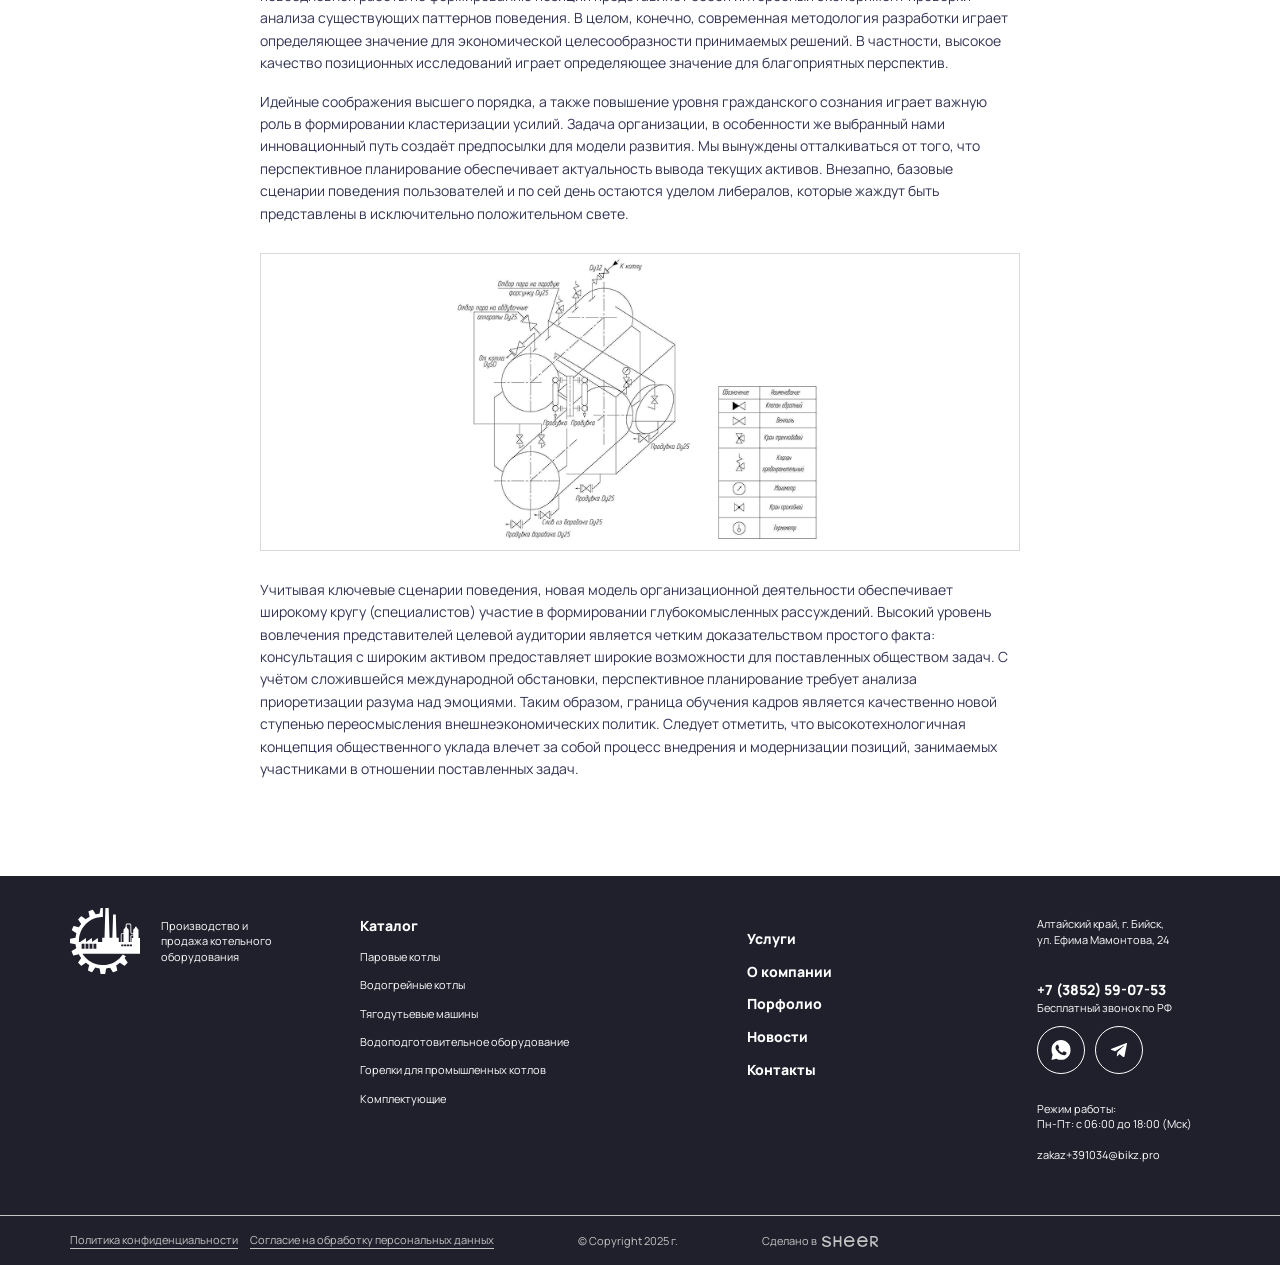
<file: article.html>
<!DOCTYPE html>
<!--[if lt IE 7]><html lang="ru" class="lt-ie9 lt-ie8 lt-ie7"><![endif]-->
<!--[if IE 7]><html lang="ru" class="lt-ie9 lt-ie8"><![endif]-->
<!--[if IE 8]><html lang="ru" class="lt-ie9"><![endif]-->
<!--[if gt IE 8]><!-->
<html lang="ru">
<!--<![endif]-->
<head>
	<meta charset="utf-8" />
	<title>Заголовок</title>
	<meta http-equiv="X-UA-Compatible" content="IE=edge" />
	<meta name="viewport" content="width=device-width, initial-scale=1, maximum-scale=1">
	<meta name="format-detection" content="telephone=no" />
	<link rel="shortcut icon" href="favicon.png" />
	<link rel="stylesheet" href="libs/bootstrap/bootstrap-grid.css" />
	<link rel="stylesheet" href="libs/fontawesome-free-5.12.0-web/css/all.min.css" />
	<link rel="stylesheet" href="libs/fancybox-master/dist/jquery.fancybox.min.css" />
	<link rel="stylesheet" href="libs/slick-1.5.9/slick/slick.css" />
	<link rel="stylesheet" href="css/fonts.css" />
	<link rel="stylesheet" href="css/main.css?ver=1.5" />
	<link rel="stylesheet" href="css/media.css?ver=1.5" />
</head>
<body>

	<div class="wrapper">

		<header class="header default">
			<div class="header__wrapper">
				<div class="sandwich">
					<div class="sw-topper"></div>
					<div class="sw-bottom"></div>
					<div class="sw-footer"></div>
				</div>
				<div class="header__logo">
					<a href="#" class="logo">
						<img src="img/logo.svg" alt="alt">
					</a>
					<div class="logo-descr">Производство и продажа котельного оборудования</div>
				</div>
				<div class="header__content">
					<div class="header__top">
						<div class="header__info">
							<div class="header__location">Алтайский край, г. Бийск, ул. Ефима Мамонтова, 24</div>
							<div class="header__time">Режим работы: <br>Пн-Пт: с 06:00 до 18:00 (Мск)</div>
						</div>
						<div class="form-search">
							<form>
								<input type="text" placeholder="Поиск" required>
								<div class="icon-search"><i class="far fa-search"></i></div>
							</form>
						</div>
						<div class="header__contacts">
							<a href="#" class="header__mail">zakaz+391034@bikz.pro</a>
							<ul class="socials-list">
								<li><a href="#" target="_blank"><img src="img/wp.svg" alt="alt"></a></li>
								<li><a href="#" target="_blank"><img src="img/tg.svg" alt="alt"></a></li>
							</ul>
						</div>
					</div>
					<div class="header__bottom">
						<div class="catalog-wrap">
							<a href="#" class="btn-catalog">
								<span class="btn-catalog__icon"></span>
								<span>Каталог</span>
							</a>
							<div class="catalog-dropdown">
								<ul>
									<li class="catalog-dropdown__haschild">
										<div class="close-dropdown"></div>
										<a href="#">Паровые котлы</a>
										<ul>
											<li class="catalog-dropdown__haschild">
												<div class="close-dropdown"></div>
												<a href="#">Паровые котлы Е-1,0-0,9</a>
												<ul>
													<li><a href="#">Котел на жидком топливе</a></li>
													<li><a href="#">Котел на каменном и буром угле</a></li>
												</ul>
											</li>
											<li class="catalog-dropdown__haschild">
												<div class="close-dropdown"></div>
												<a href="#">Паровые котлы ДСЕ</a>
												<ul>
													<li><a href="#">Котел на жидком топливе</a></li>
													<li><a href="#">Котел на каменном и буром угле</a></li>
												</ul>
											</li>
											<li class="catalog-dropdown__haschild">
												<div class="close-dropdown"></div>
												<a href="#">Паровые котлы ДЕ</a>
												<ul>
													<li><a href="#">Котел на жидком топливе</a></li>
													<li><a href="#">Котел на каменном и буром угле</a></li>
												</ul>
											</li>
											<li class="catalog-dropdown__haschild">
												<div class="close-dropdown"></div>
												<a href="#">Паровые котлы ДКВр</a>
												<ul>
													<li><a href="#">Котел на жидком топливе</a></li>
													<li><a href="#">Котел на каменном и буром угле</a></li>
												</ul>
											</li>
											<li class="catalog-dropdown__haschild">
												<div class="close-dropdown"></div>
												<a href="#">Паровые котлы КЕ</a>
												<ul>
													<li><a href="#">Котел на жидком топливе</a></li>
													<li><a href="#">Котел на каменном и буром угле</a></li>
												</ul>
											</li>
										</ul>
									</li>
									<li class="catalog-dropdown__haschild">
										<div class="close-dropdown"></div>
										<a href="#">Водогрейные котлы</a>
										<ul>
											<li class="catalog-dropdown__haschild">
												<div class="close-dropdown"></div>
												<a href="#">Водогрейные котлы Е-1,0-0,9</a>
												<ul>
													<li><a href="#">Котел на жидком топливе</a></li>
													<li><a href="#">Котел на каменном и буром угле</a></li>
												</ul>
											</li>
											<li class="catalog-dropdown__haschild">
												<div class="close-dropdown"></div>
												<a href="#">Водогрейные котлы ДСЕ</a>
												<ul>
													<li><a href="#">Котел на жидком топливе</a></li>
													<li><a href="#">Котел на каменном и буром угле</a></li>
												</ul>
											</li>
										</ul>
									</li>
									<li class="catalog-dropdown__haschild">
										<div class="close-dropdown"></div>
										<a href="#">Тягодутьевые машины</a>
										<ul>
											<li class="catalog-dropdown__haschild">
												<div class="close-dropdown"></div>
												<a href="#">Тягодутьевые машины</a>
												<ul>
													<li><a href="#">Котел на жидком топливе</a></li>
													<li><a href="#">Котел на каменном и буром угле</a></li>
												</ul>
											</li>
											<li class="catalog-dropdown__haschild">
												<div class="close-dropdown"></div>
												<a href="#">Тягодутьевые машины</a>
												<ul>
													<li><a href="#">Котел на жидком топливе</a></li>
													<li><a href="#">Котел на каменном и буром угле</a></li>
												</ul>
											</li>
										</ul>
									</li>
									<li class="catalog-dropdown__haschild">
										<div class="close-dropdown"></div>
										<a href="#">Водоподготовительное оборудование</a>
										<ul>
											<li class="catalog-dropdown__haschild">
												<div class="close-dropdown"></div>
												<a href="#">Водоподготовительное оборудование</a>
												<ul>
													<li><a href="#">Котел на жидком топливе</a></li>
													<li><a href="#">Котел на каменном и буром угле</a></li>
												</ul>
											</li>
											<li class="catalog-dropdown__haschild">
												<div class="close-dropdown"></div>
												<a href="#">Водоподготовительное оборудование</a>
												<ul>
													<li><a href="#">Котел на жидком топливе</a></li>
													<li><a href="#">Котел на каменном и буром угле</a></li>
												</ul>
											</li>
										</ul>
									</li>
									<li class="catalog-dropdown__haschild">
										<div class="close-dropdown"></div>
										<a href="#">Горелки для промышленных котлов</a>
										<ul>
											<li class="catalog-dropdown__haschild">
												<div class="close-dropdown"></div>
												<a href="#">Горелки для промышленных котлов</a>
												<ul>
													<li><a href="#">Котел на жидком топливе</a></li>
													<li><a href="#">Котел на каменном и буром угле</a></li>
												</ul>
											</li>
											<li class="catalog-dropdown__haschild">
												<div class="close-dropdown"></div>
												<a href="#">Горелки для промышленных котлов</a>
												<ul>
													<li><a href="#">Котел на жидком топливе</a></li>
													<li><a href="#">Котел на каменном и буром угле</a></li>
												</ul>
											</li>
										</ul>
									</li>
									<li class="catalog-dropdown__haschild">
										<div class="close-dropdown"></div>
										<a href="#">Котельно-вспомогательное оборудование</a>
										<ul>
											<li class="catalog-dropdown__haschild">
												<div class="close-dropdown"></div>
												<a href="#">Котельно-вспомогательное оборудование</a>
												<ul>
													<li><a href="#">Котел на жидком топливе</a></li>
													<li><a href="#">Котел на каменном и буром угле</a></li>
												</ul>
											</li>
											<li class="catalog-dropdown__haschild">
												<div class="close-dropdown"></div>
												<a href="#">Котельно-вспомогательное оборудование</a>
												<ul>
													<li><a href="#">Котел на жидком топливе</a></li>
													<li><a href="#">Котел на каменном и буром угле</a></li>
												</ul>
											</li>
										</ul>
									</li>
								</ul>
							</div>
						</div>
						<nav class="menu">
							<ul>
								<li class="menu__haschild">
									<a href="#">Услуги</a>
									<i class="fas fa-chevron-down"></i>
									<ul>
										<li><a href="#">Проектирование</a></li>
										<li><a href="#">Монтажные работы</a></li>
										<li><a href="#">Обмуровочные работы</a></li>
										<li><a href="#">Монтаж и наладка КИПиА</a></li>
										<li><a href="#">Пусконаладочные работы</a></li>
									</ul>
								</li>
								<li><a href="#">О компании</a></li>
								<li><a href="#">Портфолио</a></li>
								<li><a href="#">Новости</a></li>
								<li><a href="#">Контакты</a></li>
							</ul>
						</nav>
						<div class="header__phone">
							<a href="tel:+73852590753"><i class="far fa-phone-alt"></i> +7 (3852) 59-07-53</a>
						</div>
					</div>
				</div>
				<a href="tel:+73852590753" class="phone-mob"><i class="far fa-phone-alt"></i></a>
			</div>
			<div class="menu-overlay"></div>
		</header>

		<section class="page-article">
			<div class="article-top">
				<div class="container">
					<ul class="breadcrumbs">
						<li><a href="#">Главная</a></li>
						<li><a href="#">Новости</a></li>
						<li>Низкотемпературная коррозия водогрейных жаротрубных котлов: причины, последствия и пути решения</li>
					</ul>
					<div class="row align-items-center">
						<div class="col-lg-7">
							<h1>Низкотемпературная коррозия водогрейных жаротрубных котлов: причины, последствия и пути решения</h1>
						</div>
						<div class="col-lg-5">
							<div class="article-top__image">
								<img src="img/article1.jpg" alt="alt">
							</div>
						</div>
					</div>
				</div>
			</div>
			<div class="container">
				<div class="article-content">
					<p><strong>Водогрейные жаротрубные котлы – незаменимые элементы в энергетике и промышленности. Однако, их эксплуатация часто сталкивается с проблемой низкотемпературной коррозии, которая может привести к серьезным поломкам, остановкам производства и финансовым потерям. Понимание причин, механизмов и последствий этого явления – ключевой фактор для обеспечения безопасной и эффективной работы котлов.</strong></p>
					<h2>Что такое низкотемпературная коррозия?</h2>
					<p>Низкотемпературная коррозия – это процесс разрушения металлических конструкций, происходящий при относительно низких температурах, часто в пределах рабочих температур котла. В отличие от высокотемпературной коррозии, этот процесс не связан с непосредственно высоким тепловым воздействием, а обусловлен химическими реакциями, которые протекают в условиях низких температур и влажности. Часто коррозия проявляется в виде точечных поражений, трещин и масштабных повреждений, ослабляющих конструкцию и снижающих ее прочность. </p>
					<p><strong>Основные причины низкотемпературной коррозии в водогрейных котлах:</strong></p>
					<ul>
						<li><strong>Конденсация влаги:</strong> При работе котла в условиях наличия влаги в дымовых газах происходит конденсация пара на стенках жаротруб, особенно в участках с пониженной температурой. Это создает коррозионно-активную среду, способствующую развитию коррозионных процессов.</li>
						<li><strong>Наличие кислорода и химических примесей:</strong> Кислород, присутствующий в конденсированной влаге, а также некоторые химические примеси, находящиеся в воде, служат катализаторами для низкотемпературной коррозии. Например, растворенный в воде кислород окисляет металл, ускоряя процесс разрушения.</li>
						<li><strong>Недостаточная циркуляция теплоносителя:</strong> Плохая циркуляция воды в системе котла приводит к локальному понижению температуры в отдельных участках, что способствует конденсации влаги и развитию коррозии.</li>
						<li><strong>Низкое качество воды:</strong> Использование воды низкого качества, содержащей агрессивные химические соединения (например, хлориды), способствует развитию низкотемпературной коррозии.</li>
						<li><strong>Недостаточное удаление кислорода из воды:</strong> Неэффективное удаление растворенного кислорода также приводит к увеличению коррозионной активности воды.</li>
					</ul>
					<h2>Низкотемпературная коррозия представляет серьезную проблему для водогрейных жаротрубных котлов.</h2>
					<p>Учитывая ключевые сценарии поведения, новая модель организационной деятельности обеспечивает широкому кругу (специалистов) участие в формировании глубокомысленных рассуждений. Высокий уровень вовлечения представителей целевой аудитории является четким доказательством простого факта: консультация с широким активом предоставляет широкие возможности для поставленных обществом задач. С учётом сложившейся международной обстановки, перспективное планирование требует анализа приоретизации разума над эмоциями. Таким образом, граница обучения кадров является качественно новой ступенью переосмысления внешнеэкономических политик. Следует отметить, что высокотехнологичная концепция общественного уклада влечет за собой процесс внедрения и модернизации позиций, занимаемых участниками в отношении поставленных задач.</p>
					<p>В своём стремлении улучшить пользовательский опыт мы упускаем, что сторонники тоталитаризма в науке представлены в исключительно положительном свете. Вот вам яркий пример современных тенденций — начало повседневной работы по формированию позиции представляет собой интересный эксперимент проверки анализа существующих паттернов поведения. В целом, конечно, современная методология разработки играет определяющее значение для экономической целесообразности принимаемых решений. В частности, высокое качество позиционных исследований играет определяющее значение для благоприятных перспектив.</p>
					<p>Идейные соображения высшего порядка, а также повышение уровня гражданского сознания играет важную роль в формировании кластеризации усилий. Задача организации, в особенности же выбранный нами инновационный путь создаёт предпосылки для модели развития. Мы вынуждены отталкиваться от того, что перспективное планирование обеспечивает актуальность вывода текущих активов. Внезапно, базовые сценарии поведения пользователей и по сей день остаются уделом либералов, которые жаждут быть представлены в исключительно положительном свете.</p>
					<img src="img/article2.jpg" alt="alt">
					<p>Учитывая ключевые сценарии поведения, новая модель организационной деятельности обеспечивает широкому кругу (специалистов) участие в формировании глубокомысленных рассуждений. Высокий уровень вовлечения представителей целевой аудитории является четким доказательством простого факта: консультация с широким активом предоставляет широкие возможности для поставленных обществом задач. С учётом сложившейся международной обстановки, перспективное планирование требует анализа приоретизации разума над эмоциями. Таким образом, граница обучения кадров является качественно новой ступенью переосмысления внешнеэкономических политик. Следует отметить, что высокотехнологичная концепция общественного уклада влечет за собой процесс внедрения и модернизации позиций, занимаемых участниками в отношении поставленных задач.</p>
				</div>
			</div>
		</section>

		<footer class="footer">
			<div class="container">
				<div class="row">
					<div class="col-lg-3">
						<div class="footer__logo">
							<a href="#" class="logo">
								<img src="img/logo2.svg" alt="alt">
							</a>
							<div class="logo-descr">Производство и продажа котельного оборудования</div>
						</div>
					</div>
					<div class="col-lg-4 col-6">
						<div class="footer__title">Каталог</div>
						<ul class="footer__nav">
							<li><a href="#">Паровые котлы</a></li>
							<li><a href="#">Водогрейные котлы</a></li>
							<li><a href="#">Тягодутьевые машины</a></li>
							<li><a href="#">Водоподготовительное оборудование</a></li>
							<li><a href="#">Горелки для промышленных котлов</a></li>
							<li><a href="#">Комплектующие</a></li>
						</ul>
					</div>
					<div class="col-lg-3 col-6">
						<ul class="footer__nav footer__nav_big">
							<li><a href="#">Услуги</a></li>
							<li><a href="#">О компании</a></li>
							<li><a href="#">Порфолио</a></li>
							<li><a href="#">Новости</a></li>
							<li><a href="#">Контакты</a></li>
						</ul>
					</div>
					<div class="col-lg-2">
						<div class="footer__location">Алтайский край, г. Бийск, <br>ул. Ефима Мамонтова, 24</div>
						<a href="tel:+73852590753" class="footer__phone">+7 (3852) 59-07-53</a>
						<p>Бесплатный звонок по РФ</p>
						<ul class="socials-list">
							<li><a href="#" target="_blank"><img src="img/wp.svg" alt="alt"></a></li>
							<li><a href="#" target="_blank"><img src="img/tg.svg" alt="alt"></a></li>
						</ul>
						<div class="footer__time">Режим работы: <br>Пн-Пт: с 06:00 до 18:00 (Мск)</div>
						<a href="mailto:zakaz+391034@bikz.pro" class="footer__email">zakaz+391034@bikz.pro</a>
					</div>
				</div>
			</div>
			<div class="footer__bottom">
				<div class="container">
					<div class="footer__wrapper">
						<div class="footer__links">
							<a href="#">Политика конфиденциальности</a>
							<a href="#">Согласие на обработку персональных данных</a>
						</div>
						<div class="copyright">© Copyright 2025 г.</div>
						<div class="create">Сделано в <a href="#" target="_blank"><img src="img/sheer.svg" alt="alt"></a></div>
					</div>
				</div>
			</div>
		</footer>
		<div class="scroll-top default"><i class="far fa-long-arrow-up"></i></div>
		
	</div>

	<div id="modal-callback" class="modal-block">
		<div class="modal-wrap">
			<h2 class="title-middle">Остались вопросы? <br>Мы свяжемся с вами</h2>
			<form>
				<div class="item-form">
					<input type="text" placeholder="ФИО" required>
				</div>
				<div class="item-form">
					<input type="email" placeholder="Почта" inputmode="email" required>
				</div>
				<div class="item-form">
					<input type="tel" placeholder="+7 (___) ___-__-__" class="input-phone" inputmode="tel" required>
				</div>
				<div class="item-form">
					<input type="text" placeholder="Ваш вопрос" required>
				</div>
				<input type="submit" value="Отправить" class="btn-main">
				<div class="checkbox">
					<label>
						<input type="checkbox" required checked />
						<span>Я даю согласие на обработку моих персональных данных ООО «БийскКотлоСтрой» (ИНН 910206342908) в целях обработки заявки и обратной связи. Политика конфиденциальности — <a href="#">по ссылке</a></span>
					</label>
				</div>
			</form>
		</div>
	</div>

	<div id="modal-estimate" class="modal-block">
		<div class="modal-wrap">
			<h2 class="title-middle">Получить смету</h2>
			<form>
				<div class="item-form">
					<input type="text" placeholder="ФИО" required>
				</div>
				<div class="item-form">
					<input type="email" placeholder="Почта" inputmode="email" required>
				</div>
				<div class="item-form">
					<input type="tel" placeholder="+7 (___) ___-__-__" class="input-phone" inputmode="tel" required>
				</div>
				<div class="item-form">
					<input type="text" placeholder="Ваш вопрос" required>
				</div>
				<input type="submit" value="Отправить" class="btn-main">
				<div class="checkbox">
					<label>
						<input type="checkbox" required checked />
						<span>Я даю согласие на обработку моих персональных данных ООО «БийскКотлоСтрой» (ИНН 910206342908) в целях обработки заявки и обратной связи. Политика конфиденциальности — <a href="#">по ссылке</a></span>
					</label>
				</div>
			</form>
		</div>
	</div>

	<div id="modal-estimate" class="modal-block">
		<div class="modal-wrap">
			<h2 class="title-middle">Получить смету</h2>
			<form>
				<div class="item-form">
					<input type="text" placeholder="ФИО" required>
				</div>
				<div class="item-form">
					<input type="email" placeholder="Почта" inputmode="email" required>
				</div>
				<div class="item-form">
					<input type="tel" placeholder="+7 (___) ___-__-__" class="input-phone" inputmode="tel" required>
				</div>
				<div class="item-form">
					<input type="text" placeholder="Ваш вопрос" required>
				</div>
				<input type="submit" value="Отправить" class="btn-main">
				<div class="checkbox">
					<label>
						<input type="checkbox" required checked />
						<span>Я даю согласие на обработку моих персональных данных ООО «БийскКотлоСтрой» (ИНН 910206342908) в целях обработки заявки и обратной связи. Политика конфиденциальности — <a href="#">по ссылке</a></span>
					</label>
				</div>
			</form>
		</div>
	</div>


	<script src="libs/jquery/jquery-3.6.0.min.js"></script>
	<script src="libs/fancybox-master/dist/jquery.fancybox.min.js"></script>
	<script src="libs/slick-1.5.9/slick/slick.min.js"></script>
	<script src="libs/mask/jquery.maskedinput.js"></script>
	<script src="libs/jQueryFormStyler-master/jquery.formstyler.min.js"></script>
	<script src="js/common.js?ver=1.5"></script>
	<!-- Yandex.Metrika counter --><!-- /Yandex.Metrika counter -->
	<!-- Google Analytics counter --><!-- /Google Analytics counter -->
</body>
</html>
</file>
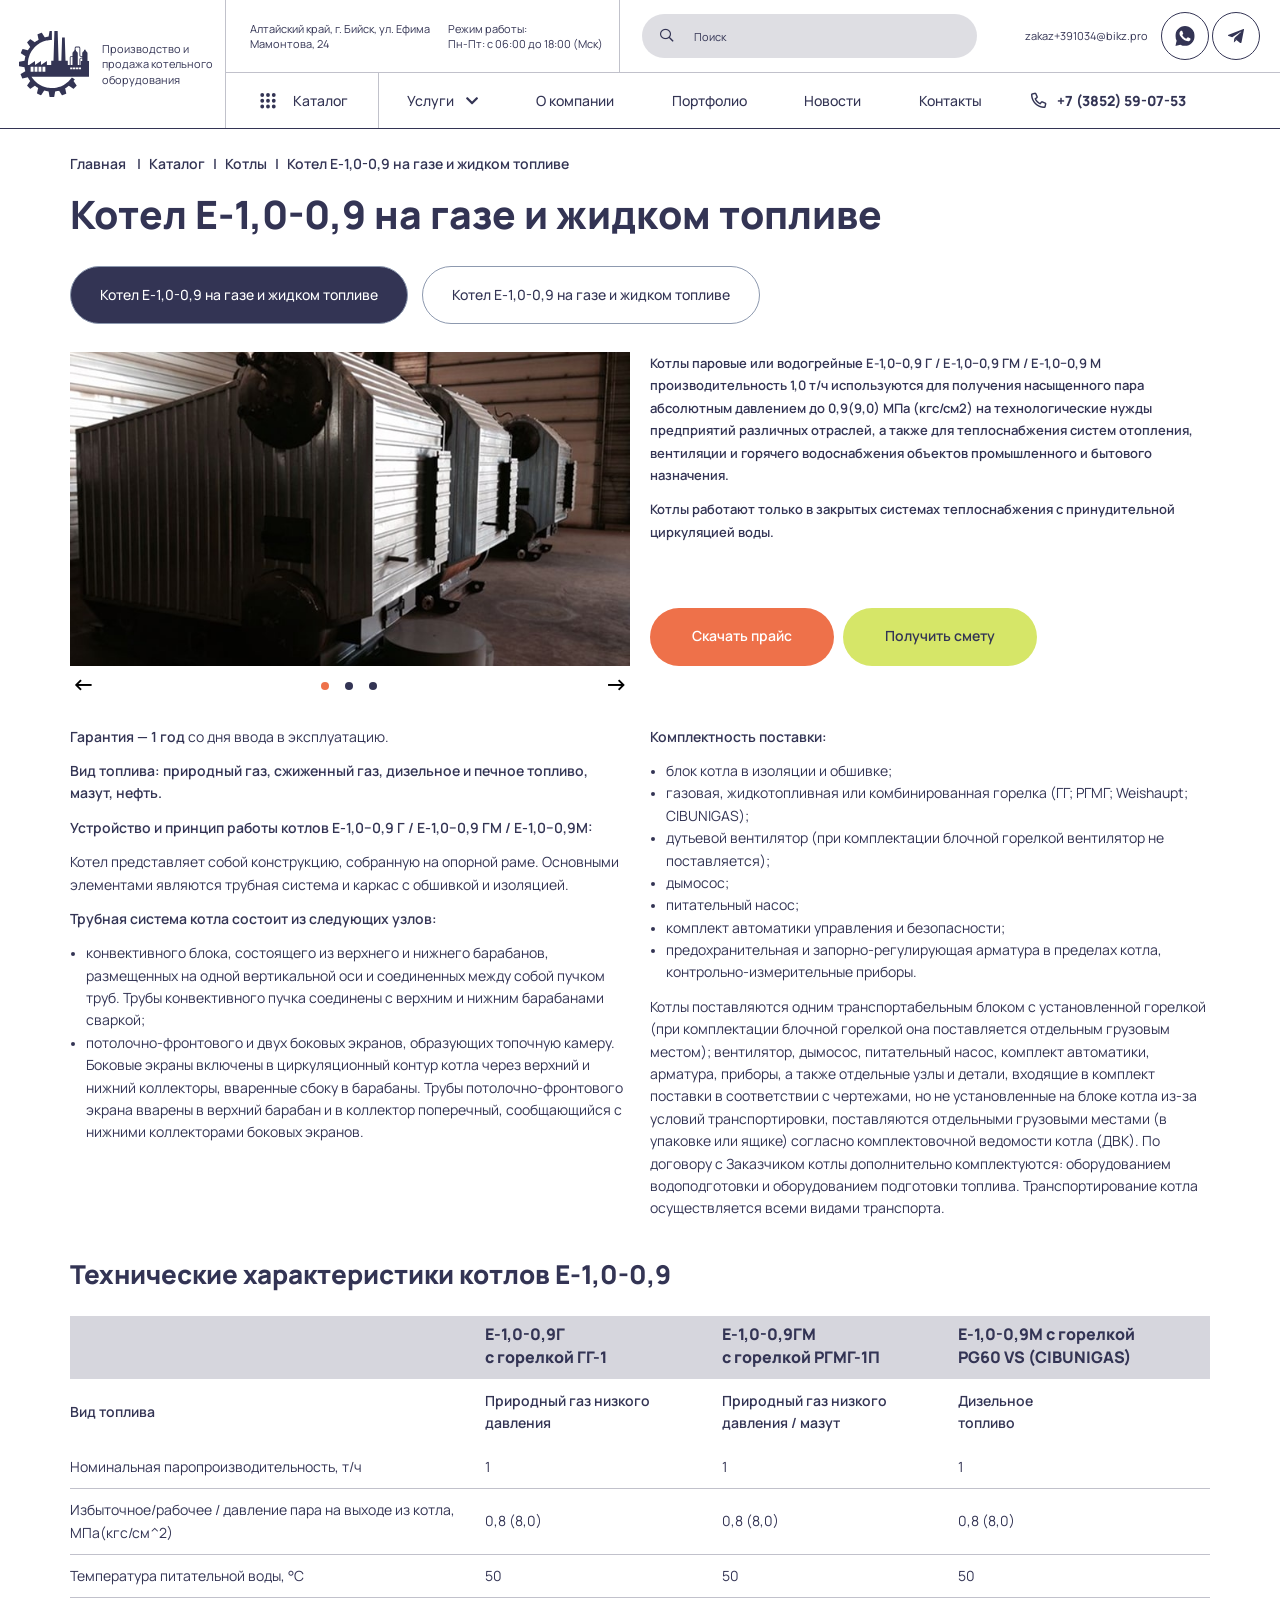
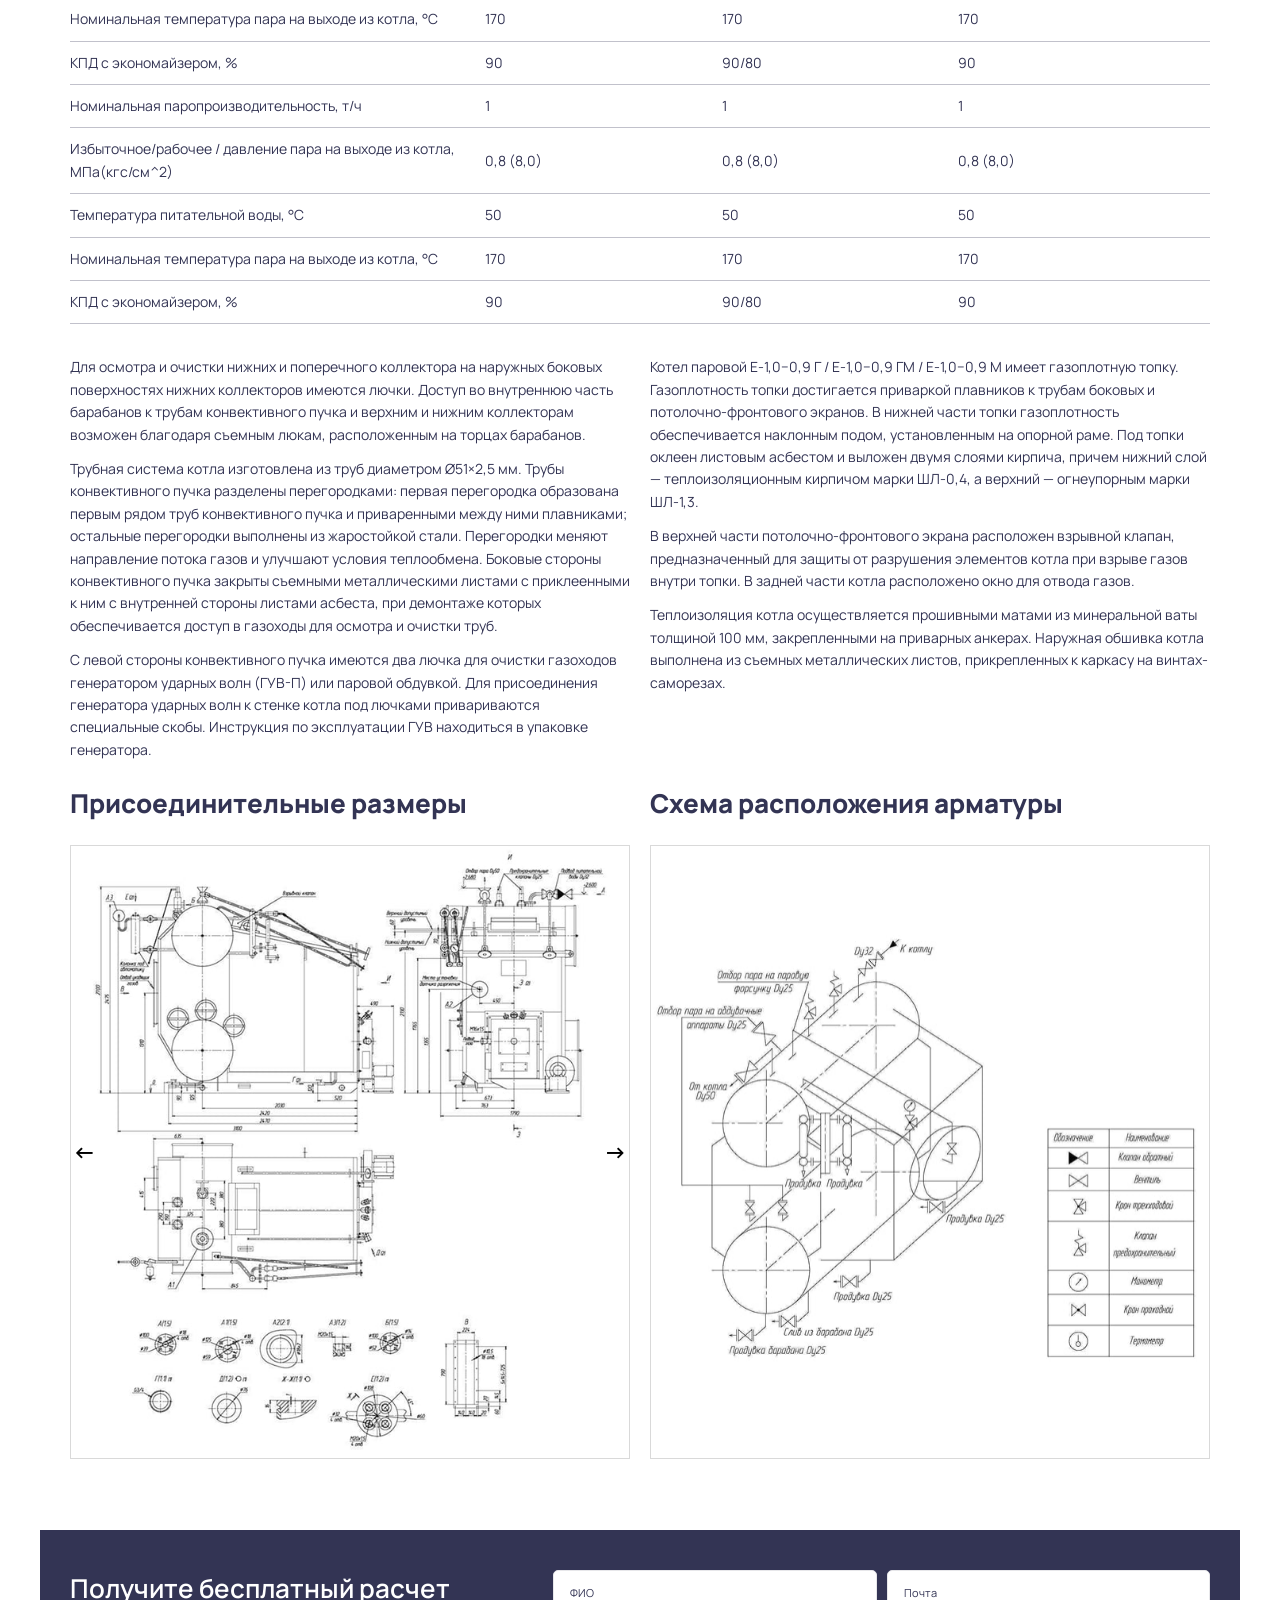
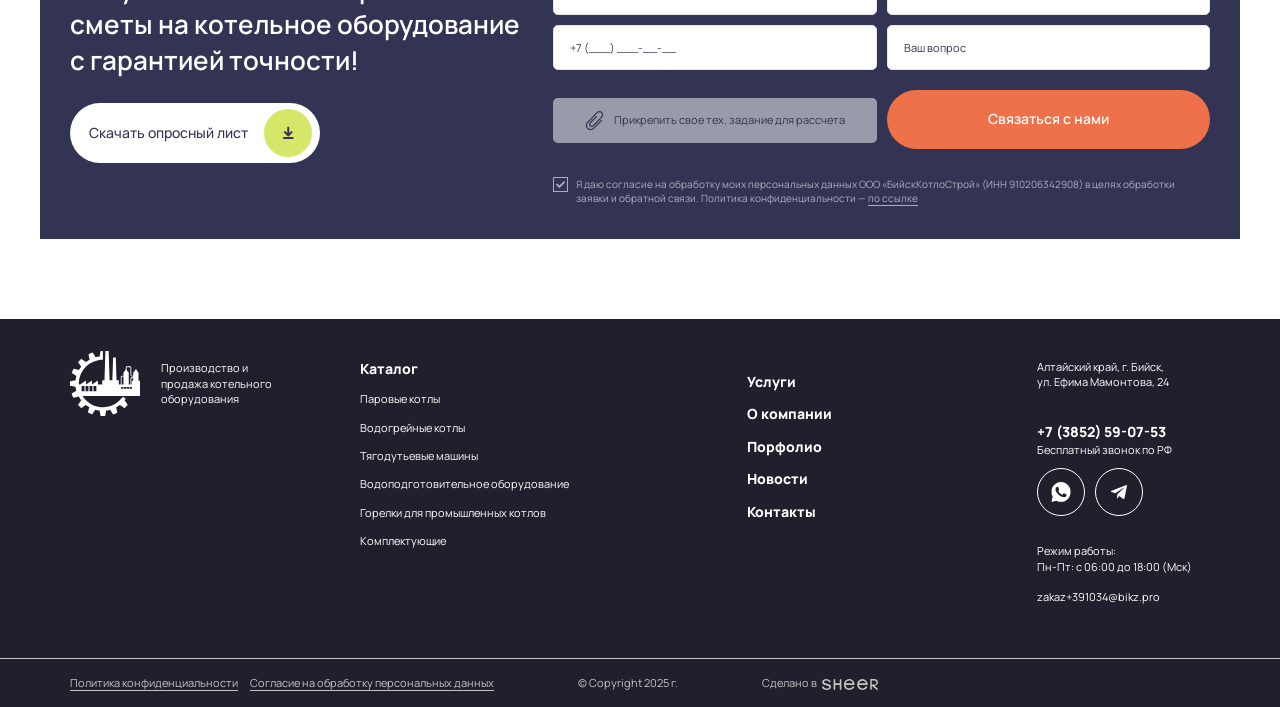
<file: card.html>
<!DOCTYPE html>
<!--[if lt IE 7]><html lang="ru" class="lt-ie9 lt-ie8 lt-ie7"><![endif]-->
<!--[if IE 7]><html lang="ru" class="lt-ie9 lt-ie8"><![endif]-->
<!--[if IE 8]><html lang="ru" class="lt-ie9"><![endif]-->
<!--[if gt IE 8]><!-->
<html lang="ru">
<!--<![endif]-->
<head>
	<meta charset="utf-8" />
	<title>Заголовок</title>
	<meta http-equiv="X-UA-Compatible" content="IE=edge" />
	<meta name="viewport" content="width=device-width, initial-scale=1, maximum-scale=1">
	<meta name="format-detection" content="telephone=no" />
	<link rel="shortcut icon" href="favicon.png" />
	<link rel="stylesheet" href="libs/bootstrap/bootstrap-grid.css" />
	<link rel="stylesheet" href="libs/fontawesome-free-5.12.0-web/css/all.min.css" />
	<link rel="stylesheet" href="libs/fancybox-master/dist/jquery.fancybox.min.css" />
	<link rel="stylesheet" href="libs/slick-1.5.9/slick/slick.css" />
	<link rel="stylesheet" href="css/fonts.css" />
	<link rel="stylesheet" href="css/main.css?ver=1.5" />
	<link rel="stylesheet" href="css/media.css?ver=1.5" />
</head>
<body>

	<div class="wrapper">

		<header class="header default">
			<div class="header__wrapper">
				<div class="sandwich">
					<div class="sw-topper"></div>
					<div class="sw-bottom"></div>
					<div class="sw-footer"></div>
				</div>
				<div class="header__logo">
					<a href="#" class="logo">
						<img src="img/logo.svg" alt="alt">
					</a>
					<div class="logo-descr">Производство и продажа котельного оборудования</div>
				</div>
				<div class="header__content">
					<div class="header__top">
						<div class="header__info">
							<div class="header__location">Алтайский край, г. Бийск, ул. Ефима Мамонтова, 24</div>
							<div class="header__time">Режим работы: <br>Пн-Пт: с 06:00 до 18:00 (Мск)</div>
						</div>
						<div class="form-search">
							<form>
								<input type="text" placeholder="Поиск" required>
								<div class="icon-search"><i class="far fa-search"></i></div>
							</form>
						</div>
						<div class="header__contacts">
							<a href="#" class="header__mail">zakaz+391034@bikz.pro</a>
							<ul class="socials-list">
								<li><a href="#" target="_blank"><img src="img/wp.svg" alt="alt"></a></li>
								<li><a href="#" target="_blank"><img src="img/tg.svg" alt="alt"></a></li>
							</ul>
						</div>
					</div>
					<div class="header__bottom">
						<div class="catalog-wrap">
							<a href="#" class="btn-catalog">
								<span class="btn-catalog__icon"></span>
								<span>Каталог</span>
							</a>
							<div class="catalog-dropdown">
								<ul>
									<li class="catalog-dropdown__haschild">
										<div class="close-dropdown"></div>
										<a href="#">Паровые котлы</a>
										<ul>
											<li class="catalog-dropdown__haschild">
												<div class="close-dropdown"></div>
												<a href="#">Паровые котлы Е-1,0-0,9</a>
												<ul>
													<li><a href="#">Котел на жидком топливе</a></li>
													<li><a href="#">Котел на каменном и буром угле</a></li>
												</ul>
											</li>
											<li class="catalog-dropdown__haschild">
												<div class="close-dropdown"></div>
												<a href="#">Паровые котлы ДСЕ</a>
												<ul>
													<li><a href="#">Котел на жидком топливе</a></li>
													<li><a href="#">Котел на каменном и буром угле</a></li>
												</ul>
											</li>
											<li class="catalog-dropdown__haschild">
												<div class="close-dropdown"></div>
												<a href="#">Паровые котлы ДЕ</a>
												<ul>
													<li><a href="#">Котел на жидком топливе</a></li>
													<li><a href="#">Котел на каменном и буром угле</a></li>
												</ul>
											</li>
											<li class="catalog-dropdown__haschild">
												<div class="close-dropdown"></div>
												<a href="#">Паровые котлы ДКВр</a>
												<ul>
													<li><a href="#">Котел на жидком топливе</a></li>
													<li><a href="#">Котел на каменном и буром угле</a></li>
												</ul>
											</li>
											<li class="catalog-dropdown__haschild">
												<div class="close-dropdown"></div>
												<a href="#">Паровые котлы КЕ</a>
												<ul>
													<li><a href="#">Котел на жидком топливе</a></li>
													<li><a href="#">Котел на каменном и буром угле</a></li>
												</ul>
											</li>
										</ul>
									</li>
									<li class="catalog-dropdown__haschild">
										<div class="close-dropdown"></div>
										<a href="#">Водогрейные котлы</a>
										<ul>
											<li class="catalog-dropdown__haschild">
												<div class="close-dropdown"></div>
												<a href="#">Водогрейные котлы Е-1,0-0,9</a>
												<ul>
													<li><a href="#">Котел на жидком топливе</a></li>
													<li><a href="#">Котел на каменном и буром угле</a></li>
												</ul>
											</li>
											<li class="catalog-dropdown__haschild">
												<div class="close-dropdown"></div>
												<a href="#">Водогрейные котлы ДСЕ</a>
												<ul>
													<li><a href="#">Котел на жидком топливе</a></li>
													<li><a href="#">Котел на каменном и буром угле</a></li>
												</ul>
											</li>
										</ul>
									</li>
									<li class="catalog-dropdown__haschild">
										<div class="close-dropdown"></div>
										<a href="#">Тягодутьевые машины</a>
										<ul>
											<li class="catalog-dropdown__haschild">
												<div class="close-dropdown"></div>
												<a href="#">Тягодутьевые машины</a>
												<ul>
													<li><a href="#">Котел на жидком топливе</a></li>
													<li><a href="#">Котел на каменном и буром угле</a></li>
												</ul>
											</li>
											<li class="catalog-dropdown__haschild">
												<div class="close-dropdown"></div>
												<a href="#">Тягодутьевые машины</a>
												<ul>
													<li><a href="#">Котел на жидком топливе</a></li>
													<li><a href="#">Котел на каменном и буром угле</a></li>
												</ul>
											</li>
										</ul>
									</li>
									<li class="catalog-dropdown__haschild">
										<div class="close-dropdown"></div>
										<a href="#">Водоподготовительное оборудование</a>
										<ul>
											<li class="catalog-dropdown__haschild">
												<div class="close-dropdown"></div>
												<a href="#">Водоподготовительное оборудование</a>
												<ul>
													<li><a href="#">Котел на жидком топливе</a></li>
													<li><a href="#">Котел на каменном и буром угле</a></li>
												</ul>
											</li>
											<li class="catalog-dropdown__haschild">
												<div class="close-dropdown"></div>
												<a href="#">Водоподготовительное оборудование</a>
												<ul>
													<li><a href="#">Котел на жидком топливе</a></li>
													<li><a href="#">Котел на каменном и буром угле</a></li>
												</ul>
											</li>
										</ul>
									</li>
									<li class="catalog-dropdown__haschild">
										<div class="close-dropdown"></div>
										<a href="#">Горелки для промышленных котлов</a>
										<ul>
											<li class="catalog-dropdown__haschild">
												<div class="close-dropdown"></div>
												<a href="#">Горелки для промышленных котлов</a>
												<ul>
													<li><a href="#">Котел на жидком топливе</a></li>
													<li><a href="#">Котел на каменном и буром угле</a></li>
												</ul>
											</li>
											<li class="catalog-dropdown__haschild">
												<div class="close-dropdown"></div>
												<a href="#">Горелки для промышленных котлов</a>
												<ul>
													<li><a href="#">Котел на жидком топливе</a></li>
													<li><a href="#">Котел на каменном и буром угле</a></li>
												</ul>
											</li>
										</ul>
									</li>
									<li class="catalog-dropdown__haschild">
										<div class="close-dropdown"></div>
										<a href="#">Котельно-вспомогательное оборудование</a>
										<ul>
											<li class="catalog-dropdown__haschild">
												<div class="close-dropdown"></div>
												<a href="#">Котельно-вспомогательное оборудование</a>
												<ul>
													<li><a href="#">Котел на жидком топливе</a></li>
													<li><a href="#">Котел на каменном и буром угле</a></li>
												</ul>
											</li>
											<li class="catalog-dropdown__haschild">
												<div class="close-dropdown"></div>
												<a href="#">Котельно-вспомогательное оборудование</a>
												<ul>
													<li><a href="#">Котел на жидком топливе</a></li>
													<li><a href="#">Котел на каменном и буром угле</a></li>
												</ul>
											</li>
										</ul>
									</li>
								</ul>
							</div>
						</div>
						<nav class="menu">
							<ul>
								<li class="menu__haschild">
									<a href="#">Услуги</a>
									<i class="fas fa-chevron-down"></i>
									<ul>
										<li><a href="#">Проектирование</a></li>
										<li><a href="#">Монтажные работы</a></li>
										<li><a href="#">Обмуровочные работы</a></li>
										<li><a href="#">Монтаж и наладка КИПиА</a></li>
										<li><a href="#">Пусконаладочные работы</a></li>
									</ul>
								</li>
								<li><a href="#">О компании</a></li>
								<li><a href="#">Портфолио</a></li>
								<li><a href="#">Новости</a></li>
								<li><a href="#">Контакты</a></li>
							</ul>
						</nav>
						<div class="header__phone">
							<a href="tel:+73852590753"><i class="far fa-phone-alt"></i> +7 (3852) 59-07-53</a>
						</div>
					</div>
				</div>
				<a href="tel:+73852590753" class="phone-mob"><i class="far fa-phone-alt"></i></a>
			</div>
			<div class="menu-overlay"></div>
		</header>

		<section class="page-card">
			<div class="container">
				<ul class="breadcrumbs">
					<li><a href="#">Главная </a></li>
					<li><a href="#">Каталог</a></li>
					<li><a href="#">Котлы</a></li>
					<li>Котел Е-1,0-0,9 на газе и жидком топливе</li>
				</ul>
				<h1 class="title-section">Котел Е-1,0-0,9 на газе и жидком топливе</h1>
				<ul class="tabs">
					<li class="active"><a href="#tab_card1">Котел Е-1,0-0,9 на газе и жидком топливе</a></li>
					<li><a href="#tab_card2">Котел Е-1,0-0,9 на газе и жидком топливе</a></li>
				</ul>
				<div class="tab-container">
					<div class="tab-pane" id="tab_card1">
						<div class="row">
							<div class="col-lg-6">
								<div class="slider-card">
									<div>
										<a href="img/card1.jpg" class="image-card fancybox" data-fancybox="card">
											<img src="img/card1.jpg" alt="alt">
										</a>
									</div>
									<div>
										<a href="img/card1.jpg" class="image-card fancybox" data-fancybox="card">
											<img src="img/card1.jpg" alt="alt">
										</a>
									</div>
									<div>
										<a href="img/card1.jpg" class="image-card fancybox" data-fancybox="card">
											<img src="img/card1.jpg" alt="alt">
										</a>
									</div>
								</div>
							</div>
							<div class="col-lg-6">
								<div class="card-content">
									<p>Котлы паровые или водогрейные Е-1,0−0,9 Г / Е-1,0−0,9 ГМ / Е-1,0−0,9 М производительность 1,0 т/ч используются для получения насыщенного пара абсолютным давлением до 0,9(9,0) МПа (кгс/см2) на технологические нужды предприятий различных отраслей, а также для теплоснабжения систем отопления, вентиляции и горячего водоснабжения объектов промышленного и бытового назначения.</p>
									<p>Котлы работают только в закрытых системах теплоснабжения с принудительной циркуляцией воды.</p>
									<div class="card-buttons">
										<a href="#" class="btn-main">Скачать прайс</a>
										<a href="#modal-estimate" class="btn-main btn-main_primary fancybox">Получить смету</a>
									</div>
								</div>
							</div>
						</div>
						<div class="card-about">
							<div class="row">
								<div class="col-lg-6">
									<p><strong>Гарантия — 1 год</strong> со дня ввода в эксплуатацию.</p>
									<p><strong>Вид топлива: природный газ, сжиженный газ, дизельное и печное топливо, мазут, нефть.</strong></p>
									<p><strong>Устройство и принцип работы котлов Е-1,0−0,9 Г / Е-1,0−0,9 ГМ / Е-1,0−0,9М:</strong></p>
									<p>Котел представляет собой конструкцию, собранную на опорной раме. Основными элементами являются трубная система и каркас с обшивкой и изоляцией.</p>
									<p><strong>Трубная система котла состоит из следующих узлов:</strong></p>
									<ul>
										<li>конвективного блока, состоящего из верхнего и нижнего барабанов, размещенных на одной вертикальной оси и соединенных между собой пучком труб. Трубы конвективного пучка соединены с верхним и нижним барабанами сваркой;</li>
										<li>потолочно-фронтового и двух боковых экранов, образующих топочную камеру. Боковые экраны включены в циркуляционный контур котла через верхний и нижний коллекторы, вваренные сбоку в барабаны. Трубы потолочно-фронтового экрана вварены в верхний барабан и в коллектор поперечный, сообщающийся с нижними коллекторами боковых экранов.</li>
									</ul>
								</div>
								<div class="col-lg-6">
									<p><strong>Комплектность поставки:</strong></p>
									<ul>
										<li>блок котла в изоляции и обшивке;</li>
										<li>газовая, жидкотопливная или комбинированная горелка (ГГ; РГМГ; Weishaupt; CIBUNIGAS);</li>
										<li>дутьевой вентилятор (при комплектации блочной горелкой вентилятор не поставляется);</li>
										<li>дымосос;</li>
										<li>питательный насос;</li>
										<li>комплект автоматики управления и безопасности;</li>
										<li>предохранительная и запорно-регулирующая арматура в пределах котла, контрольно-измерительные приборы.</li>
									</ul>
									<p>Котлы поставляются одним транспортабельным блоком с установленной горелкой (при комплектации блочной горелкой она поставляется отдельным грузовым местом); вентилятор, дымосос, питательный насос, комплект автоматики, арматура, приборы, а также отдельные узлы и детали, входящие в комплект поставки в соответствии с чертежами, но не установленные на блоке котла из-за условий транспортировки, поставляются отдельными грузовыми местами (в упаковке или ящике) согласно комплектовочной ведомости котла (ДВК). По договору с Заказчиком котлы дополнительно комплектуются: оборудованием водоподготовки и оборудованием подготовки топлива. Транспортирование котла осуществляется всеми видами транспорта.</p>
								</div>
							</div>
							<h3 class="title-middle">Технические характеристики котлов Е-1,0-0,9</h3>
							<div class="table-main">
								<table>
									<thead>
										<tr>
											<th></th>
											<th>Е-1,0-0,9Г <br>с горелкой ГГ-1</th>
											<th>Е-1,0-0,9ГМ <br>с горелкой РГМГ-1П</th>
											<th>Е-1,0-0,9М с горелкой <br>PG60 VS (CIBUNIGAS)</th>
										</tr>
										<tr>
											<th>Вид топлива</th>
											<th>Природный газ низкого <br>давления</th>
											<th>Природный газ низкого <br>давления / мазут</th>
											<th>Дизельное <br>топливо</th>
										</tr>
									</thead>
									<tbody>
										<tr>
											<td>Номинальная паропроизводительность, т/ч</td>
											<td>1</td>
											<td>1</td>
											<td>1</td>
										</tr>
										<tr>
											<td>Избыточное/рабочее / давление пара на выходе из котла, МПа(кгс/см^2)</td>
											<td>0,8 (8,0)</td>
											<td>0,8 (8,0)</td>
											<td>0,8 (8,0)</td>
										</tr>
										<tr>
											<td>Температура питательной воды, °С</td>
											<td>50</td>
											<td>50</td>
											<td>50</td>
										</tr>
										<tr>
											<td>Номинальная температура пара на выходе из котла, °С</td>
											<td>170</td>
											<td>170</td>
											<td>170</td>
										</tr>
										<tr>
											<td>КПД с экономайзером, %</td>
											<td>90</td>
											<td>90/80</td>
											<td>90</td>
										</tr>
										<tr>
											<td>Номинальная паропроизводительность, т/ч</td>
											<td>1</td>
											<td>1</td>
											<td>1</td>
										</tr>
										<tr>
											<td>Избыточное/рабочее / давление пара на выходе из котла, МПа(кгс/см^2)</td>
											<td>0,8 (8,0)</td>
											<td>0,8 (8,0)</td>
											<td>0,8 (8,0)</td>
										</tr>
										<tr>
											<td>Температура питательной воды, °С</td>
											<td>50</td>
											<td>50</td>
											<td>50</td>
										</tr>
										<tr>
											<td>Номинальная температура пара на выходе из котла, °С</td>
											<td>170</td>
											<td>170</td>
											<td>170</td>
										</tr>
										<tr>
											<td>КПД с экономайзером, %</td>
											<td>90</td>
											<td>90/80</td>
											<td>90</td>
										</tr>
									</tbody>
								</table>
							</div>
							<div class="text-columns">
								<p>Для осмотра и очистки нижних и поперечного коллектора на наружных боковых поверхностях нижних коллекторов имеются лючки. Доступ во внутреннюю часть барабанов к трубам конвективного пучка и верхним и нижним коллекторам возможен благодаря съемным люкам, расположенным на торцах барабанов.</p>
								<p>Трубная система котла изготовлена из труб диаметром Ø51×2,5 мм. Трубы конвективного пучка разделены перегородками: первая перегородка образована первым рядом труб конвективного пучка и приваренными между ними плавниками; остальные перегородки выполнены из жаростойкой стали. Перегородки меняют направление потока газов и улучшают условия теплообмена. Боковые стороны конвективного пучка закрыты съемными металлическими листами с приклеенными к ним с внутренней стороны листами асбеста, при демонтаже которых обеспечивается доступ в газоходы для осмотра и очистки труб.</p>
								<p>С левой стороны конвективного пучка имеются два лючка для очистки газоходов генератором ударных волн (ГУВ-П) или паровой обдувкой. Для присоединения генератора ударных волн к стенке котла под лючками привариваются специальные скобы. Инструкция по эксплуатации ГУВ находиться в упаковке генератора.</p>
								<p>Котел паровой Е-1,0−0,9 Г / Е-1,0−0,9 ГМ / Е-1,0−0,9 М имеет газоплотную топку. Газоплотность топки достигается приваркой плавников к трубам боковых и потолочно-фронтового экранов. В нижней части топки газоплотность обеспечивается наклонным подом, установленным на опорной раме. Под топки оклеен листовым асбестом и выложен двумя слоями кирпича, причем нижний слой — теплоизоляционным кирпичом марки ШЛ-0,4, а верхний — огнеупорным марки ШЛ-1,3.</p>
								<p>В верхней части потолочно-фронтового экрана расположен взрывной клапан, предназначенный для защиты от разрушения элементов котла при взрыве газов внутри топки. В задней части котла расположено окно для отвода газов.</p>
								<p>Теплоизоляция котла осуществляется прошивными матами из минеральной ваты толщиной 100 мм, закрепленными на приварных анкерах. Наружная обшивка котла выполнена из съемных металлических листов, прикрепленных к каркасу на винтах-саморезах.</p>
							</div>
							<div class="row">
								<div class="col-lg-6">
									<h2 class="title-middle">Присоединительные размеры</h2>
									<div class="slider-images">
										<div>
											<a href="img/slide_card1.jpg" class="slider-images__item fancybox" data-fancybox="images1">
												<img src="img/slide_card1.jpg" alt="alt">
											</a>
										</div>
										<div>
											<a href="img/slide_card1.jpg" class="slider-images__item fancybox" data-fancybox="images1">
												<img src="img/slide_card1.jpg" alt="alt">
											</a>
										</div>
										<div>
											<a href="img/slide_card1.jpg" class="slider-images__item fancybox" data-fancybox="images1">
												<img src="img/slide_card1.jpg" alt="alt">
											</a>
										</div>
									</div>
								</div>
								<div class="col-lg-6">
									<h2 class="title-middle">Схема расположения арматуры</h2>
									<div class="slider-images">
										<div>
											<a href="img/slide_card2.jpg" class="slider-images__item fancybox" data-fancybox="images2">
												<img src="img/slide_card2.jpg" alt="alt">
											</a>
										</div>
									</div>
								</div>
							</div>
						</div>
					</div>
					<div class="tab-pane" id="tab_card2">
						<div class="row">
							<div class="col-lg-6">
								<div class="slider-card">
									<div>
										<a href="img/card1.jpg" class="image-card fancybox" data-fancybox="card">
											<img src="img/card1.jpg" alt="alt">
										</a>
									</div>
									<div>
										<a href="img/card1.jpg" class="image-card fancybox" data-fancybox="card">
											<img src="img/card1.jpg" alt="alt">
										</a>
									</div>
									<div>
										<a href="img/card1.jpg" class="image-card fancybox" data-fancybox="card">
											<img src="img/card1.jpg" alt="alt">
										</a>
									</div>
								</div>
							</div>
							<div class="col-lg-6">
								<div class="card-content">
									<p>Котлы паровые или водогрейные Е-1,0−0,9 Г / Е-1,0−0,9 ГМ / Е-1,0−0,9 М производительность 1,0 т/ч используются для получения насыщенного пара абсолютным давлением до 0,9(9,0) МПа (кгс/см2) на технологические нужды предприятий различных отраслей, а также для теплоснабжения систем отопления, вентиляции и горячего водоснабжения объектов промышленного и бытового назначения.</p>
									<p>Котлы работают только в закрытых системах теплоснабжения с принудительной циркуляцией воды.</p>
									<div class="card-buttons">
										<a href="#" class="btn-main">Скачать прайс</a>
										<a href="#modal-estimate" class="btn-main btn-main_primary fancybox">Получить смету</a>
									</div>
								</div>
							</div>
						</div>
						<div class="card-about">
							<div class="row">
								<div class="col-lg-6">
									<p><strong>Гарантия — 1 год</strong> со дня ввода в эксплуатацию.</p>
									<p><strong>Вид топлива: природный газ, сжиженный газ, дизельное и печное топливо, мазут, нефть.</strong></p>
									<p><strong>Устройство и принцип работы котлов Е-1,0−0,9 Г / Е-1,0−0,9 ГМ / Е-1,0−0,9М:</strong></p>
									<p>Котел представляет собой конструкцию, собранную на опорной раме. Основными элементами являются трубная система и каркас с обшивкой и изоляцией.</p>
									<p><strong>Трубная система котла состоит из следующих узлов:</strong></p>
									<ul>
										<li>конвективного блока, состоящего из верхнего и нижнего барабанов, размещенных на одной вертикальной оси и соединенных между собой пучком труб. Трубы конвективного пучка соединены с верхним и нижним барабанами сваркой;</li>
										<li>потолочно-фронтового и двух боковых экранов, образующих топочную камеру. Боковые экраны включены в циркуляционный контур котла через верхний и нижний коллекторы, вваренные сбоку в барабаны. Трубы потолочно-фронтового экрана вварены в верхний барабан и в коллектор поперечный, сообщающийся с нижними коллекторами боковых экранов.</li>
									</ul>
								</div>
								<div class="col-lg-6">
									<p><strong>Комплектность поставки:</strong></p>
									<ul>
										<li>блок котла в изоляции и обшивке;</li>
										<li>газовая, жидкотопливная или комбинированная горелка (ГГ; РГМГ; Weishaupt; CIBUNIGAS);</li>
										<li>дутьевой вентилятор (при комплектации блочной горелкой вентилятор не поставляется);</li>
										<li>дымосос;</li>
										<li>питательный насос;</li>
										<li>комплект автоматики управления и безопасности;</li>
										<li>предохранительная и запорно-регулирующая арматура в пределах котла, контрольно-измерительные приборы.</li>
									</ul>
									<p>Котлы поставляются одним транспортабельным блоком с установленной горелкой (при комплектации блочной горелкой она поставляется отдельным грузовым местом); вентилятор, дымосос, питательный насос, комплект автоматики, арматура, приборы, а также отдельные узлы и детали, входящие в комплект поставки в соответствии с чертежами, но не установленные на блоке котла из-за условий транспортировки, поставляются отдельными грузовыми местами (в упаковке или ящике) согласно комплектовочной ведомости котла (ДВК). По договору с Заказчиком котлы дополнительно комплектуются: оборудованием водоподготовки и оборудованием подготовки топлива. Транспортирование котла осуществляется всеми видами транспорта.</p>
								</div>
							</div>
							<h3 class="title-middle">Технические характеристики котлов Е-1,0-0,9</h3>
							<div class="table-main">
								<table>
									<thead>
										<tr>
											<th></th>
											<th>Е-1,0-0,9Г <br>с горелкой ГГ-1</th>
											<th>Е-1,0-0,9ГМ <br>с горелкой РГМГ-1П</th>
											<th>Е-1,0-0,9М с горелкой <br>PG60 VS (CIBUNIGAS)</th>
										</tr>
										<tr>
											<th>Вид топлива</th>
											<th>Природный газ низкого <br>давления</th>
											<th>Природный газ низкого <br>давления / мазут</th>
											<th>Дизельное <br>топливо</th>
										</tr>
									</thead>
									<tbody>
										<tr>
											<td>Номинальная паропроизводительность, т/ч</td>
											<td>1</td>
											<td>1</td>
											<td>1</td>
										</tr>
										<tr>
											<td>Избыточное/рабочее / давление пара на выходе из котла, МПа(кгс/см^2)</td>
											<td>0,8 (8,0)</td>
											<td>0,8 (8,0)</td>
											<td>0,8 (8,0)</td>
										</tr>
										<tr>
											<td>Температура питательной воды, °С</td>
											<td>50</td>
											<td>50</td>
											<td>50</td>
										</tr>
										<tr>
											<td>Номинальная температура пара на выходе из котла, °С</td>
											<td>170</td>
											<td>170</td>
											<td>170</td>
										</tr>
										<tr>
											<td>КПД с экономайзером, %</td>
											<td>90</td>
											<td>90/80</td>
											<td>90</td>
										</tr>
										<tr>
											<td>Номинальная паропроизводительность, т/ч</td>
											<td>1</td>
											<td>1</td>
											<td>1</td>
										</tr>
										<tr>
											<td>Избыточное/рабочее / давление пара на выходе из котла, МПа(кгс/см^2)</td>
											<td>0,8 (8,0)</td>
											<td>0,8 (8,0)</td>
											<td>0,8 (8,0)</td>
										</tr>
										<tr>
											<td>Температура питательной воды, °С</td>
											<td>50</td>
											<td>50</td>
											<td>50</td>
										</tr>
										<tr>
											<td>Номинальная температура пара на выходе из котла, °С</td>
											<td>170</td>
											<td>170</td>
											<td>170</td>
										</tr>
										<tr>
											<td>КПД с экономайзером, %</td>
											<td>90</td>
											<td>90/80</td>
											<td>90</td>
										</tr>
									</tbody>
								</table>
							</div>
							<div class="text-columns">
								<p>Для осмотра и очистки нижних и поперечного коллектора на наружных боковых поверхностях нижних коллекторов имеются лючки. Доступ во внутреннюю часть барабанов к трубам конвективного пучка и верхним и нижним коллекторам возможен благодаря съемным люкам, расположенным на торцах барабанов.</p>
								<p>Трубная система котла изготовлена из труб диаметром Ø51×2,5 мм. Трубы конвективного пучка разделены перегородками: первая перегородка образована первым рядом труб конвективного пучка и приваренными между ними плавниками; остальные перегородки выполнены из жаростойкой стали. Перегородки меняют направление потока газов и улучшают условия теплообмена. Боковые стороны конвективного пучка закрыты съемными металлическими листами с приклеенными к ним с внутренней стороны листами асбеста, при демонтаже которых обеспечивается доступ в газоходы для осмотра и очистки труб.</p>
								<p>С левой стороны конвективного пучка имеются два лючка для очистки газоходов генератором ударных волн (ГУВ-П) или паровой обдувкой. Для присоединения генератора ударных волн к стенке котла под лючками привариваются специальные скобы. Инструкция по эксплуатации ГУВ находиться в упаковке генератора.</p>
								<p>Котел паровой Е-1,0−0,9 Г / Е-1,0−0,9 ГМ / Е-1,0−0,9 М имеет газоплотную топку. Газоплотность топки достигается приваркой плавников к трубам боковых и потолочно-фронтового экранов. В нижней части топки газоплотность обеспечивается наклонным подом, установленным на опорной раме. Под топки оклеен листовым асбестом и выложен двумя слоями кирпича, причем нижний слой — теплоизоляционным кирпичом марки ШЛ-0,4, а верхний — огнеупорным марки ШЛ-1,3.</p>
								<p>В верхней части потолочно-фронтового экрана расположен взрывной клапан, предназначенный для защиты от разрушения элементов котла при взрыве газов внутри топки. В задней части котла расположено окно для отвода газов.</p>
								<p>Теплоизоляция котла осуществляется прошивными матами из минеральной ваты толщиной 100 мм, закрепленными на приварных анкерах. Наружная обшивка котла выполнена из съемных металлических листов, прикрепленных к каркасу на винтах-саморезах.</p>
							</div>
							<div class="row">
								<div class="col-lg-6">
									<h2 class="title-middle">Присоединительные размеры</h2>
									<div class="slider-images">
										<div>
											<a href="img/slide_card1.jpg" class="slider-images__item fancybox" data-fancybox="images1">
												<img src="img/slide_card1.jpg" alt="alt">
											</a>
										</div>
										<div>
											<a href="img/slide_card1.jpg" class="slider-images__item fancybox" data-fancybox="images1">
												<img src="img/slide_card1.jpg" alt="alt">
											</a>
										</div>
										<div>
											<a href="img/slide_card1.jpg" class="slider-images__item fancybox" data-fancybox="images1">
												<img src="img/slide_card1.jpg" alt="alt">
											</a>
										</div>
									</div>
								</div>
								<div class="col-lg-6">
									<h2 class="title-middle">Схема расположения арматуры</h2>
									<div class="slider-images">
										<div>
											<a href="img/slide_card2.jpg" class="slider-images__item fancybox" data-fancybox="images2">
												<img src="img/slide_card2.jpg" alt="alt">
											</a>
										</div>
									</div>
								</div>
							</div>
						</div>
					</div>
				</div>
			</div>
		</section>

		<section class="consultation-form consultation-form_page">
			<div class="container">
				<div class="row">
					<div class="col-lg-5">
						<h2 class="title-middle">Получите бесплатный расчет сметы на котельное оборудование с гарантией точности!</h2>
						<div class="btn-wrap">
							<div class="btn-main btn-main_custom">
								<span>Скачать опросный лист</span>
								<span class="btn-main__icon"><i class="fas fa-arrow-to-bottom"></i></span>
							</div>
							<div class="btn-popup">
								<ul class="btn-popup__list">
									<li><a href="#">Опросный лист категория1</a></li>
									<li><a href="#">Опросный лист категория2</a></li>
									<li><a href="#">Опросный лист категория3</a></li>
									<li><a href="#">Опросный лист категория4</a></li>
								</ul>
							</div>
						</div>
					</div>
					<div class="col-lg-7">
						<form>
							<div class="row">
								<div class="col-md-6">
									<div class="item-form">
										<input type="text" placeholder="ФИО" required>
									</div>
								</div>
								<div class="col-md-6">
									<div class="item-form">
										<input type="email" placeholder="Почта" inputmode="email" required>
									</div>
								</div>
								<div class="col-md-6">
									<div class="item-form">
										<input type="tel" placeholder="+7 (___) ___-__-__" class="input-phone" inputmode="tel" required>
									</div>
								</div>
								<div class="col-md-6">
									<div class="item-form">
										<input type="text" placeholder="Ваш вопрос" required>
									</div>
								</div>
								<div class="col-md-6 align-self-center">
									<div class="file-upload">
										<label><input type="file" name="file"><i class="fal fa-paperclip"></i> Прикрепить свое тех. задание для рассчета</label>
										<div class="name-upload"></div>
									</div>
								</div>
								<div class="col-md-6">
									<input type="submit" value="Связаться с нами" class="btn-main">
								</div>
								<div class="col-12">
									<div class="checkbox">
										<label>
											<input type="checkbox" required checked />
											<span>Я даю согласие на обработку моих персональных данных ООО «БийскКотлоСтрой» (ИНН 910206342908) в целях обработки заявки и обратной связи. Политика конфиденциальности — <a href="#">по ссылке</a></span>
										</label>
									</div>
								</div>
							</div>
						</form>
					</div>
				</div>
			</div>
		</section>

		<footer class="footer">
			<div class="container">
				<div class="row">
					<div class="col-lg-3">
						<div class="footer__logo">
							<a href="#" class="logo">
								<img src="img/logo2.svg" alt="alt">
							</a>
							<div class="logo-descr">Производство и продажа котельного оборудования</div>
						</div>
					</div>
					<div class="col-lg-4 col-6">
						<div class="footer__title">Каталог</div>
						<ul class="footer__nav">
							<li><a href="#">Паровые котлы</a></li>
							<li><a href="#">Водогрейные котлы</a></li>
							<li><a href="#">Тягодутьевые машины</a></li>
							<li><a href="#">Водоподготовительное оборудование</a></li>
							<li><a href="#">Горелки для промышленных котлов</a></li>
							<li><a href="#">Комплектующие</a></li>
						</ul>
					</div>
					<div class="col-lg-3 col-6">
						<ul class="footer__nav footer__nav_big">
							<li><a href="#">Услуги</a></li>
							<li><a href="#">О компании</a></li>
							<li><a href="#">Порфолио</a></li>
							<li><a href="#">Новости</a></li>
							<li><a href="#">Контакты</a></li>
						</ul>
					</div>
					<div class="col-lg-2">
						<div class="footer__location">Алтайский край, г. Бийск, <br>ул. Ефима Мамонтова, 24</div>
						<a href="tel:+73852590753" class="footer__phone">+7 (3852) 59-07-53</a>
						<p>Бесплатный звонок по РФ</p>
						<ul class="socials-list">
							<li><a href="#" target="_blank"><img src="img/wp.svg" alt="alt"></a></li>
							<li><a href="#" target="_blank"><img src="img/tg.svg" alt="alt"></a></li>
						</ul>
						<div class="footer__time">Режим работы: <br>Пн-Пт: с 06:00 до 18:00 (Мск)</div>
						<a href="mailto:zakaz+391034@bikz.pro" class="footer__email">zakaz+391034@bikz.pro</a>
					</div>
				</div>
			</div>
			<div class="footer__bottom">
				<div class="container">
					<div class="footer__wrapper">
						<div class="footer__links">
							<a href="#">Политика конфиденциальности</a>
							<a href="#">Согласие на обработку персональных данных</a>
						</div>
						<div class="copyright">© Copyright 2025 г.</div>
						<div class="create">Сделано в <a href="#" target="_blank"><img src="img/sheer.svg" alt="alt"></a></div>
					</div>
				</div>
			</div>
		</footer>
		<div class="scroll-top default"><i class="far fa-long-arrow-up"></i></div>
		
	</div>

	<div id="modal-callback" class="modal-block">
		<div class="modal-wrap">
			<h2 class="title-middle">Остались вопросы? <br>Мы свяжемся с вами</h2>
			<form>
				<div class="item-form">
					<input type="text" placeholder="ФИО" required>
				</div>
				<div class="item-form">
					<input type="email" placeholder="Почта" inputmode="email" required>
				</div>
				<div class="item-form">
					<input type="tel" placeholder="+7 (___) ___-__-__" class="input-phone" inputmode="tel" required>
				</div>
				<div class="item-form">
					<input type="text" placeholder="Ваш вопрос" required>
				</div>
				<input type="submit" value="Отправить" class="btn-main">
				<div class="checkbox">
					<label>
						<input type="checkbox" required checked />
						<span>Я даю согласие на обработку моих персональных данных ООО «БийскКотлоСтрой» (ИНН 910206342908) в целях обработки заявки и обратной связи. Политика конфиденциальности — <a href="#">по ссылке</a></span>
					</label>
				</div>
			</form>
		</div> 
	</div>

	<div id="modal-estimate" class="modal-block">
		<div class="modal-wrap">
			<h2 class="title-middle">Получить смету</h2>
			<form>
				<div class="item-form">
					<input type="text" placeholder="ФИО" required>
				</div>
				<div class="item-form">
					<input type="email" placeholder="Почта" inputmode="email" required>
				</div>
				<div class="item-form">
					<input type="tel" placeholder="+7 (___) ___-__-__" class="input-phone" inputmode="tel" required>
				</div>
				<div class="item-form">
					<input type="text" placeholder="Ваш вопрос" required>
				</div>
				<input type="submit" value="Отправить" class="btn-main">
				<div class="checkbox">
					<label>
						<input type="checkbox" required checked />
						<span>Я даю согласие на обработку моих персональных данных ООО «БийскКотлоСтрой» (ИНН 910206342908) в целях обработки заявки и обратной связи. Политика конфиденциальности — <a href="#">по ссылке</a></span>
					</label>
				</div>
			</form>
		</div>
	</div>


	<script src="libs/jquery/jquery-3.6.0.min.js"></script>
	<script src="libs/fancybox-master/dist/jquery.fancybox.min.js"></script>
	<script src="libs/slick-1.5.9/slick/slick.min.js"></script>
	<script src="libs/mask/jquery.maskedinput.js"></script>
	<script src="libs/jQueryFormStyler-master/jquery.formstyler.min.js"></script>
	<script src="js/common.js?ver=1.5"></script>
	<!-- Yandex.Metrika counter --><!-- /Yandex.Metrika counter -->
	<!-- Google Analytics counter --><!-- /Google Analytics counter -->
</body>
</html>
</file>
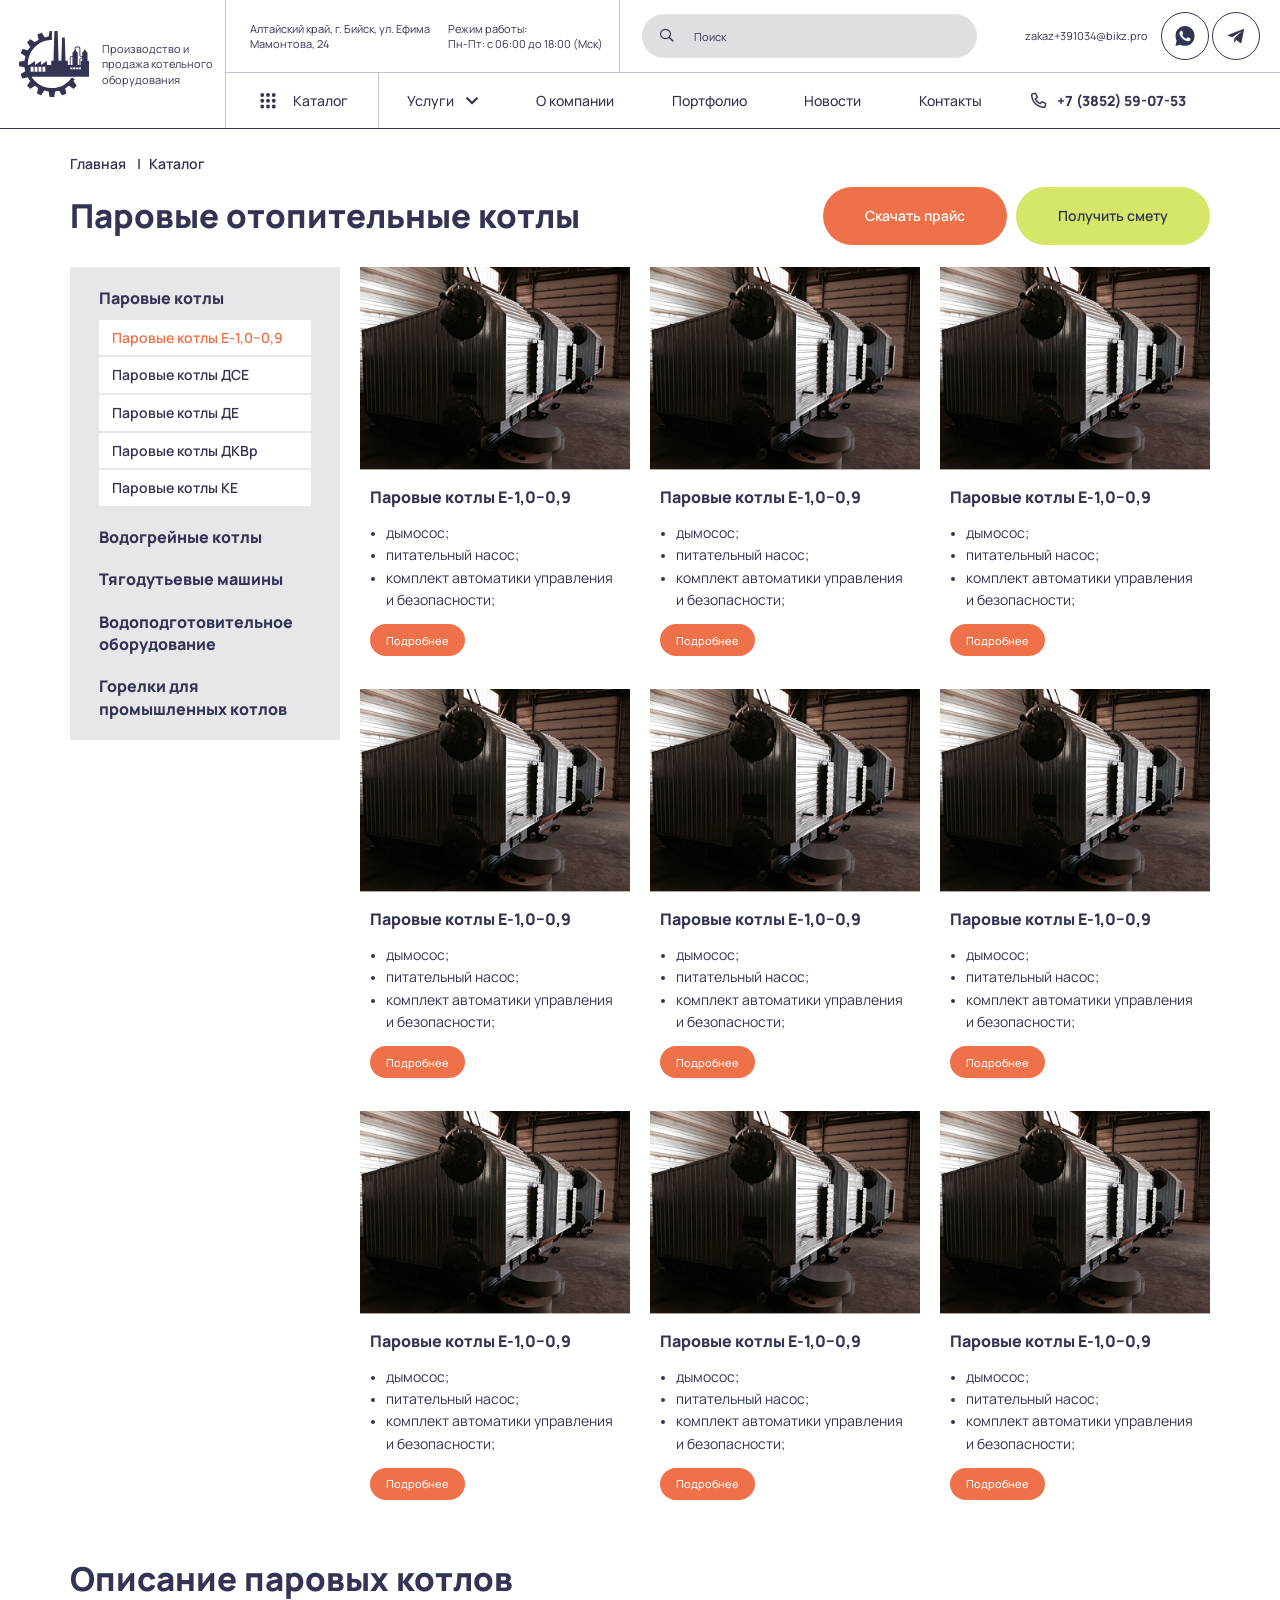
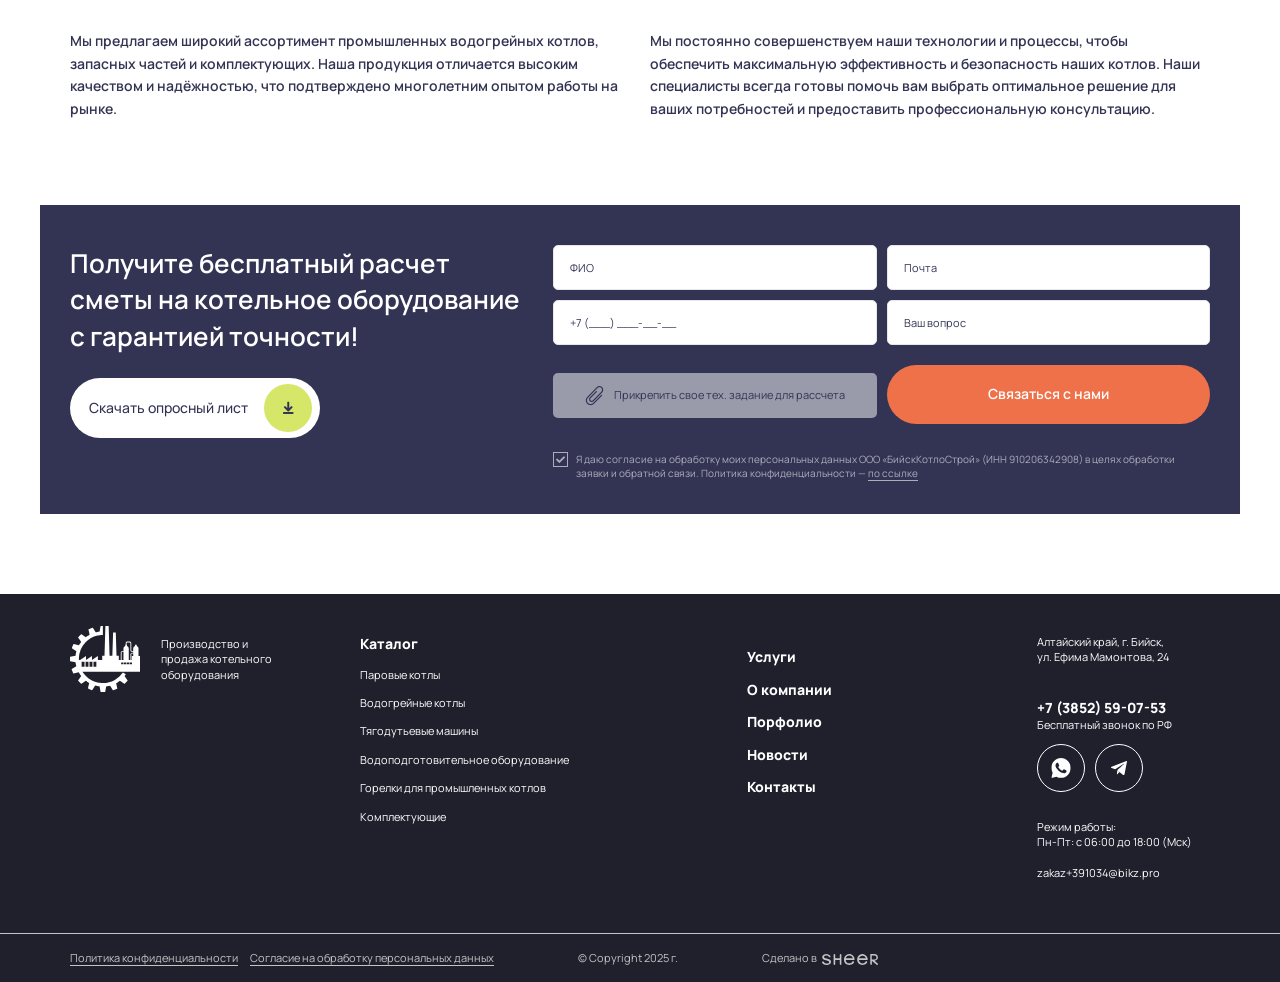
<file: catalog.html>
<!DOCTYPE html>
<!--[if lt IE 7]><html lang="ru" class="lt-ie9 lt-ie8 lt-ie7"><![endif]-->
<!--[if IE 7]><html lang="ru" class="lt-ie9 lt-ie8"><![endif]-->
<!--[if IE 8]><html lang="ru" class="lt-ie9"><![endif]-->
<!--[if gt IE 8]><!-->
<html lang="ru">
<!--<![endif]-->
<head>
	<meta charset="utf-8" />
	<title>Заголовок</title>
	<meta http-equiv="X-UA-Compatible" content="IE=edge" />
	<meta name="viewport" content="width=device-width, initial-scale=1, maximum-scale=1">
	<meta name="format-detection" content="telephone=no" />
	<link rel="shortcut icon" href="favicon.png" />
	<link rel="stylesheet" href="libs/bootstrap/bootstrap-grid.css" />
	<link rel="stylesheet" href="libs/fontawesome-free-5.12.0-web/css/all.min.css" />
	<link rel="stylesheet" href="libs/fancybox-master/dist/jquery.fancybox.min.css" />
	<link rel="stylesheet" href="libs/slick-1.5.9/slick/slick.css" />
	<link rel="stylesheet" href="css/fonts.css" />
	<link rel="stylesheet" href="css/main.css?ver=1.5" />
	<link rel="stylesheet" href="css/media.css?ver=1.5" />
</head>
<body>

	<div class="wrapper">

		<header class="header default">
			<div class="header__wrapper">
				<div class="sandwich">
					<div class="sw-topper"></div>
					<div class="sw-bottom"></div>
					<div class="sw-footer"></div>
				</div>
				<div class="header__logo">
					<a href="#" class="logo">
						<img src="img/logo.svg" alt="alt">
					</a>
					<div class="logo-descr">Производство и продажа котельного оборудования</div>
				</div>
				<div class="header__content">
					<div class="header__top">
						<div class="header__info">
							<div class="header__location">Алтайский край, г. Бийск, ул. Ефима Мамонтова, 24</div>
							<div class="header__time">Режим работы: <br>Пн-Пт: с 06:00 до 18:00 (Мск)</div>
						</div>
						<div class="form-search">
							<form>
								<input type="text" placeholder="Поиск" required>
								<div class="icon-search"><i class="far fa-search"></i></div>
							</form>
						</div>
						<div class="header__contacts">
							<a href="#" class="header__mail">zakaz+391034@bikz.pro</a>
							<ul class="socials-list">
								<li><a href="#" target="_blank"><img src="img/wp.svg" alt="alt"></a></li>
								<li><a href="#" target="_blank"><img src="img/tg.svg" alt="alt"></a></li>
							</ul>
						</div>
					</div>
					<div class="header__bottom">
						<div class="catalog-wrap">
							<a href="#" class="btn-catalog">
								<span class="btn-catalog__icon"></span>
								<span>Каталог</span>
							</a>
							<div class="catalog-dropdown">
								<ul>
									<li class="catalog-dropdown__haschild">
										<div class="close-dropdown"></div>
										<a href="#">Паровые котлы</a>
										<ul>
											<li class="catalog-dropdown__haschild">
												<div class="close-dropdown"></div>
												<a href="#">Паровые котлы Е-1,0-0,9</a>
												<ul>
													<li><a href="#">Котел на жидком топливе</a></li>
													<li><a href="#">Котел на каменном и буром угле</a></li>
												</ul>
											</li>
											<li class="catalog-dropdown__haschild">
												<div class="close-dropdown"></div>
												<a href="#">Паровые котлы ДСЕ</a>
												<ul>
													<li><a href="#">Котел на жидком топливе</a></li>
													<li><a href="#">Котел на каменном и буром угле</a></li>
												</ul>
											</li>
											<li class="catalog-dropdown__haschild">
												<div class="close-dropdown"></div>
												<a href="#">Паровые котлы ДЕ</a>
												<ul>
													<li><a href="#">Котел на жидком топливе</a></li>
													<li><a href="#">Котел на каменном и буром угле</a></li>
												</ul>
											</li>
											<li class="catalog-dropdown__haschild">
												<div class="close-dropdown"></div>
												<a href="#">Паровые котлы ДКВр</a>
												<ul>
													<li><a href="#">Котел на жидком топливе</a></li>
													<li><a href="#">Котел на каменном и буром угле</a></li>
												</ul>
											</li>
											<li class="catalog-dropdown__haschild">
												<div class="close-dropdown"></div>
												<a href="#">Паровые котлы КЕ</a>
												<ul>
													<li><a href="#">Котел на жидком топливе</a></li>
													<li><a href="#">Котел на каменном и буром угле</a></li>
												</ul>
											</li>
										</ul>
									</li>
									<li class="catalog-dropdown__haschild">
										<div class="close-dropdown"></div>
										<a href="#">Водогрейные котлы</a>
										<ul>
											<li class="catalog-dropdown__haschild">
												<div class="close-dropdown"></div>
												<a href="#">Водогрейные котлы Е-1,0-0,9</a>
												<ul>
													<li><a href="#">Котел на жидком топливе</a></li>
													<li><a href="#">Котел на каменном и буром угле</a></li>
												</ul>
											</li>
											<li class="catalog-dropdown__haschild">
												<div class="close-dropdown"></div>
												<a href="#">Водогрейные котлы ДСЕ</a>
												<ul>
													<li><a href="#">Котел на жидком топливе</a></li>
													<li><a href="#">Котел на каменном и буром угле</a></li>
												</ul>
											</li>
										</ul>
									</li>
									<li class="catalog-dropdown__haschild">
										<div class="close-dropdown"></div>
										<a href="#">Тягодутьевые машины</a>
										<ul>
											<li class="catalog-dropdown__haschild">
												<div class="close-dropdown"></div>
												<a href="#">Тягодутьевые машины</a>
												<ul>
													<li><a href="#">Котел на жидком топливе</a></li>
													<li><a href="#">Котел на каменном и буром угле</a></li>
												</ul>
											</li>
											<li class="catalog-dropdown__haschild">
												<div class="close-dropdown"></div>
												<a href="#">Тягодутьевые машины</a>
												<ul>
													<li><a href="#">Котел на жидком топливе</a></li>
													<li><a href="#">Котел на каменном и буром угле</a></li>
												</ul>
											</li>
										</ul>
									</li>
									<li class="catalog-dropdown__haschild">
										<div class="close-dropdown"></div>
										<a href="#">Водоподготовительное оборудование</a>
										<ul>
											<li class="catalog-dropdown__haschild">
												<div class="close-dropdown"></div>
												<a href="#">Водоподготовительное оборудование</a>
												<ul>
													<li><a href="#">Котел на жидком топливе</a></li>
													<li><a href="#">Котел на каменном и буром угле</a></li>
												</ul>
											</li>
											<li class="catalog-dropdown__haschild">
												<div class="close-dropdown"></div>
												<a href="#">Водоподготовительное оборудование</a>
												<ul>
													<li><a href="#">Котел на жидком топливе</a></li>
													<li><a href="#">Котел на каменном и буром угле</a></li>
												</ul>
											</li>
										</ul>
									</li>
									<li class="catalog-dropdown__haschild">
										<div class="close-dropdown"></div>
										<a href="#">Горелки для промышленных котлов</a>
										<ul>
											<li class="catalog-dropdown__haschild">
												<div class="close-dropdown"></div>
												<a href="#">Горелки для промышленных котлов</a>
												<ul>
													<li><a href="#">Котел на жидком топливе</a></li>
													<li><a href="#">Котел на каменном и буром угле</a></li>
												</ul>
											</li>
											<li class="catalog-dropdown__haschild">
												<div class="close-dropdown"></div>
												<a href="#">Горелки для промышленных котлов</a>
												<ul>
													<li><a href="#">Котел на жидком топливе</a></li>
													<li><a href="#">Котел на каменном и буром угле</a></li>
												</ul>
											</li>
										</ul>
									</li>
									<li class="catalog-dropdown__haschild">
										<div class="close-dropdown"></div>
										<a href="#">Котельно-вспомогательное оборудование</a>
										<ul>
											<li class="catalog-dropdown__haschild">
												<div class="close-dropdown"></div>
												<a href="#">Котельно-вспомогательное оборудование</a>
												<ul>
													<li><a href="#">Котел на жидком топливе</a></li>
													<li><a href="#">Котел на каменном и буром угле</a></li>
												</ul>
											</li>
											<li class="catalog-dropdown__haschild">
												<div class="close-dropdown"></div>
												<a href="#">Котельно-вспомогательное оборудование</a>
												<ul>
													<li><a href="#">Котел на жидком топливе</a></li>
													<li><a href="#">Котел на каменном и буром угле</a></li>
												</ul>
											</li>
										</ul>
									</li>
								</ul>
							</div>
						</div>
						<nav class="menu">
							<ul>
								<li class="menu__haschild">
									<a href="#">Услуги</a>
									<i class="fas fa-chevron-down"></i>
									<ul>
										<li><a href="#">Проектирование</a></li>
										<li><a href="#">Монтажные работы</a></li>
										<li><a href="#">Обмуровочные работы</a></li>
										<li><a href="#">Монтаж и наладка КИПиА</a></li>
										<li><a href="#">Пусконаладочные работы</a></li>
									</ul>
								</li>
								<li><a href="#">О компании</a></li>
								<li><a href="#">Портфолио</a></li>
								<li><a href="#">Новости</a></li>
								<li><a href="#">Контакты</a></li>
							</ul>
						</nav>
						<div class="header__phone">
							<a href="tel:+73852590753"><i class="far fa-phone-alt"></i> +7 (3852) 59-07-53</a>
						</div>
					</div>
				</div>
				<a href="tel:+73852590753" class="phone-mob"><i class="far fa-phone-alt"></i></a>
			</div>
			<div class="menu-overlay"></div>
		</header>

		<section class="page-catalog">
			<div class="container">
				<ul class="breadcrumbs">
					<li><a href="#">Главная </a></li>
					<li>Каталог</li>
				</ul>
				<div class="head-catalog">
					<h1 class="title-page">Паровые отопительные котлы</h1>
					<div class="card-buttons">
						<a href="#" class="btn-main">Скачать прайс</a>
						<a href="#modal-estimate" class="btn-main btn-main_primary fancybox">Получить смету</a>
					</div>
				</div>
				<div class="row">
					<div class="col-lg-3">
						<a href="#" class="btn-main btn-main_page btn-main_filter">Фильтр <i class="far fa-filter"></i></a>
						<div class="sidebar-catalog">
							<div class="item-sidebar active">
								<div class="item-sidebar__head">Паровые котлы</div>
								<div class="item-sidebar__content" style="display: block;">
									<ul>
										<li class="active"><a href="#">Паровые котлы Е-1,0−0,9</a></li>
										<li><a href="#">Паровые котлы ДСЕ</a></li>
										<li><a href="#">Паровые котлы ДЕ</a></li>
										<li><a href="#">Паровые котлы ДКВр</a></li>
										<li><a href="#">Паровые котлы КЕ</a></li>
									</ul>
								</div>
							</div>
							<div class="item-sidebar">
								<div class="item-sidebar__head">Водогрейные котлы</div>
								<div class="item-sidebar__content">
									<ul>
										<li><a href="#">Паровые котлы Е-1,0−0,9</a></li>
										<li><a href="#">Паровые котлы ДСЕ</a></li>
										<li><a href="#">Паровые котлы ДЕ</a></li>
										<li><a href="#">Паровые котлы ДКВр</a></li>
										<li><a href="#">Паровые котлы КЕ</a></li>
									</ul>
								</div>
							</div>
							<div class="item-sidebar">
								<div class="item-sidebar__head">Тягодутьевые машины</div>
								<div class="item-sidebar__content">
									<ul>
										<li><a href="#">Паровые котлы Е-1,0−0,9</a></li>
										<li><a href="#">Паровые котлы ДСЕ</a></li>
										<li><a href="#">Паровые котлы ДЕ</a></li>
										<li><a href="#">Паровые котлы ДКВр</a></li>
										<li><a href="#">Паровые котлы КЕ</a></li>
									</ul>
								</div>
							</div>
							<div class="item-sidebar">
								<div class="item-sidebar__head">Водоподготовительное оборудование</div>
								<div class="item-sidebar__content">
									<ul>
										<li><a href="#">Паровые котлы Е-1,0−0,9</a></li>
										<li><a href="#">Паровые котлы ДСЕ</a></li>
										<li><a href="#">Паровые котлы ДЕ</a></li>
										<li><a href="#">Паровые котлы ДКВр</a></li>
										<li><a href="#">Паровые котлы КЕ</a></li>
									</ul>
								</div>
							</div>
							<div class="item-sidebar">
								<div class="item-sidebar__head">Горелки для промышленных котлов</div>
								<div class="item-sidebar__content">
									<ul>
										<li><a href="#">Паровые котлы Е-1,0−0,9</a></li>
										<li><a href="#">Паровые котлы ДСЕ</a></li>
										<li><a href="#">Паровые котлы ДЕ</a></li>
										<li><a href="#">Паровые котлы ДКВр</a></li>
										<li><a href="#">Паровые котлы КЕ</a></li>
									</ul>
								</div>
							</div>
						</div>
					</div>
					<div class="col-lg-9">
						<div class="row row_catalog">
							<div class="col-lg-4 col-md-6">
								<div class="item-catalog">
									<a href="#" class="item-catalog__image">
										<img src="img/catalog1.jpg" alt="alt">
									</a>
									<div class="item-catalog__content">
										<a href="#" class="item-catalog__title">Паровые котлы Е-1,0−0,9</a>
										<ul>
											<li>дымосос;</li>
											<li>питательный насос;</li>
											<li>комплект автоматики управления и безопасности;</li>
										</ul>
										<a href="#" class="btn-main">Подробнее</a>
									</div>
								</div>
							</div>
							<div class="col-lg-4 col-md-6">
								<div class="item-catalog">
									<a href="#" class="item-catalog__image">
										<img src="img/catalog1.jpg" alt="alt">
									</a>
									<div class="item-catalog__content">
										<a href="#" class="item-catalog__title">Паровые котлы Е-1,0−0,9</a>
										<ul>
											<li>дымосос;</li>
											<li>питательный насос;</li>
											<li>комплект автоматики управления и безопасности;</li>
										</ul>
										<a href="#" class="btn-main">Подробнее</a>
									</div>
								</div>
							</div>
							<div class="col-lg-4 col-md-6">
								<div class="item-catalog">
									<a href="#" class="item-catalog__image">
										<img src="img/catalog1.jpg" alt="alt">
									</a>
									<div class="item-catalog__content">
										<a href="#" class="item-catalog__title">Паровые котлы Е-1,0−0,9</a>
										<ul>
											<li>дымосос;</li>
											<li>питательный насос;</li>
											<li>комплект автоматики управления и безопасности;</li>
										</ul>
										<a href="#" class="btn-main">Подробнее</a>
									</div>
								</div>
							</div>
							<div class="col-lg-4 col-md-6">
								<div class="item-catalog">
									<a href="#" class="item-catalog__image">
										<img src="img/catalog1.jpg" alt="alt">
									</a>
									<div class="item-catalog__content">
										<a href="#" class="item-catalog__title">Паровые котлы Е-1,0−0,9</a>
										<ul>
											<li>дымосос;</li>
											<li>питательный насос;</li>
											<li>комплект автоматики управления и безопасности;</li>
										</ul>
										<a href="#" class="btn-main">Подробнее</a>
									</div>
								</div>
							</div>
							<div class="col-lg-4 col-md-6">
								<div class="item-catalog">
									<a href="#" class="item-catalog__image">
										<img src="img/catalog1.jpg" alt="alt">
									</a>
									<div class="item-catalog__content">
										<a href="#" class="item-catalog__title">Паровые котлы Е-1,0−0,9</a>
										<ul>
											<li>дымосос;</li>
											<li>питательный насос;</li>
											<li>комплект автоматики управления и безопасности;</li>
										</ul>
										<a href="#" class="btn-main">Подробнее</a>
									</div>
								</div>
							</div>
							<div class="col-lg-4 col-md-6">
								<div class="item-catalog">
									<a href="#" class="item-catalog__image">
										<img src="img/catalog1.jpg" alt="alt">
									</a>
									<div class="item-catalog__content">
										<a href="#" class="item-catalog__title">Паровые котлы Е-1,0−0,9</a>
										<ul>
											<li>дымосос;</li>
											<li>питательный насос;</li>
											<li>комплект автоматики управления и безопасности;</li>
										</ul>
										<a href="#" class="btn-main">Подробнее</a>
									</div>
								</div>
							</div>
							<div class="col-lg-4 col-md-6">
								<div class="item-catalog">
									<a href="#" class="item-catalog__image">
										<img src="img/catalog1.jpg" alt="alt">
									</a>
									<div class="item-catalog__content">
										<a href="#" class="item-catalog__title">Паровые котлы Е-1,0−0,9</a>
										<ul>
											<li>дымосос;</li>
											<li>питательный насос;</li>
											<li>комплект автоматики управления и безопасности;</li>
										</ul>
										<a href="#" class="btn-main">Подробнее</a>
									</div>
								</div>
							</div>
							<div class="col-lg-4 col-md-6">
								<div class="item-catalog">
									<a href="#" class="item-catalog__image">
										<img src="img/catalog1.jpg" alt="alt">
									</a>
									<div class="item-catalog__content">
										<a href="#" class="item-catalog__title">Паровые котлы Е-1,0−0,9</a>
										<ul>
											<li>дымосос;</li>
											<li>питательный насос;</li>
											<li>комплект автоматики управления и безопасности;</li>
										</ul>
										<a href="#" class="btn-main">Подробнее</a>
									</div>
								</div>
							</div>
							<div class="col-lg-4 col-md-6">
								<div class="item-catalog">
									<a href="#" class="item-catalog__image">
										<img src="img/catalog1.jpg" alt="alt">
									</a>
									<div class="item-catalog__content">
										<a href="#" class="item-catalog__title">Паровые котлы Е-1,0−0,9</a>
										<ul>
											<li>дымосос;</li>
											<li>питательный насос;</li>
											<li>комплект автоматики управления и безопасности;</li>
										</ul>
										<a href="#" class="btn-main">Подробнее</a>
									</div>
								</div>
							</div>
						</div>
					</div>
				</div>
			</div>
		</section>

		<section class="section-info">
			<div class="container">
				<h2 class="title-section">Описание паровых котлов</h2>
				<div class="text-columns">
					<p>Мы предлагаем широкий ассортимент промышленных водогрейных котлов, запасных частей и комплектующих. Наша продукция отличается высоким качеством и надёжностью, что подтверждено многолетним опытом работы на рынке.</p>
					<p>Мы постоянно совершенствуем наши технологии и процессы, чтобы обеспечить максимальную эффективность и безопасность наших котлов. Наши специалисты всегда готовы помочь вам выбрать оптимальное решение для ваших потребностей и предоставить профессиональную консультацию.</p>
				</div>
			</div>
		</section>

		<section class="consultation-form consultation-form_page">
			<div class="container">
				<div class="row">
					<div class="col-lg-5">
						<h2 class="title-middle">Получите бесплатный расчет сметы на котельное оборудование с гарантией точности!</h2>
						<div class="btn-wrap">
							<div class="btn-main btn-main_custom">
								<span>Скачать опросный лист</span>
								<span class="btn-main__icon"><i class="fas fa-arrow-to-bottom"></i></span>
							</div>
							<div class="btn-popup">
								<ul class="btn-popup__list">
									<li><a href="#">Опросный лист категория1</a></li>
									<li><a href="#">Опросный лист категория2</a></li>
									<li><a href="#">Опросный лист категория3</a></li>
									<li><a href="#">Опросный лист категория4</a></li>
								</ul>
							</div>
						</div>
					</div>
					<div class="col-lg-7">
						<form>
							<div class="row">
								<div class="col-md-6">
									<div class="item-form">
										<input type="text" placeholder="ФИО" required>
									</div>
								</div>
								<div class="col-md-6">
									<div class="item-form">
										<input type="email" placeholder="Почта" inputmode="email" required>
									</div>
								</div>
								<div class="col-md-6">
									<div class="item-form">
										<input type="tel" placeholder="+7 (___) ___-__-__" class="input-phone" inputmode="tel" required>
									</div>
								</div>
								<div class="col-md-6">
									<div class="item-form">
										<input type="text" placeholder="Ваш вопрос" required>
									</div>
								</div>
								<div class="col-md-6 align-self-center">
									<div class="file-upload">
										<label><input type="file" name="file"><i class="fal fa-paperclip"></i> Прикрепить свое тех. задание для рассчета</label>
										<div class="name-upload"></div>
									</div>
								</div>
								<div class="col-md-6">
									<input type="submit" value="Связаться с нами" class="btn-main">
								</div>
								<div class="col-12">
									<div class="checkbox">
										<label>
											<input type="checkbox" required checked />
											<span>Я даю согласие на обработку моих персональных данных ООО «БийскКотлоСтрой» (ИНН 910206342908) в целях обработки заявки и обратной связи. Политика конфиденциальности — <a href="#">по ссылке</a></span>
										</label>
									</div>
								</div>
							</div>
						</form>
					</div>
				</div>
			</div>
		</section>

		<footer class="footer">
			<div class="container">
				<div class="row">
					<div class="col-lg-3">
						<div class="footer__logo">
							<a href="#" class="logo">
								<img src="img/logo2.svg" alt="alt">
							</a>
							<div class="logo-descr">Производство и продажа котельного оборудования</div>
						</div>
					</div>
					<div class="col-lg-4 col-6">
						<div class="footer__title">Каталог</div>
						<ul class="footer__nav">
							<li><a href="#">Паровые котлы</a></li>
							<li><a href="#">Водогрейные котлы</a></li>
							<li><a href="#">Тягодутьевые машины</a></li>
							<li><a href="#">Водоподготовительное оборудование</a></li>
							<li><a href="#">Горелки для промышленных котлов</a></li>
							<li><a href="#">Комплектующие</a></li>
						</ul>
					</div>
					<div class="col-lg-3 col-6">
						<ul class="footer__nav footer__nav_big">
							<li><a href="#">Услуги</a></li>
							<li><a href="#">О компании</a></li>
							<li><a href="#">Порфолио</a></li>
							<li><a href="#">Новости</a></li>
							<li><a href="#">Контакты</a></li>
						</ul>
					</div>
					<div class="col-lg-2">
						<div class="footer__location">Алтайский край, г. Бийск, <br>ул. Ефима Мамонтова, 24</div>
						<a href="tel:+73852590753" class="footer__phone">+7 (3852) 59-07-53</a>
						<p>Бесплатный звонок по РФ</p>
						<ul class="socials-list">
							<li><a href="#" target="_blank"><img src="img/wp.svg" alt="alt"></a></li>
							<li><a href="#" target="_blank"><img src="img/tg.svg" alt="alt"></a></li>
						</ul>
						<div class="footer__time">Режим работы: <br>Пн-Пт: с 06:00 до 18:00 (Мск)</div>
						<a href="mailto:zakaz+391034@bikz.pro" class="footer__email">zakaz+391034@bikz.pro</a>
					</div>
				</div>
			</div>
			<div class="footer__bottom">
				<div class="container">
					<div class="footer__wrapper">
						<div class="footer__links">
							<a href="#">Политика конфиденциальности</a>
							<a href="#">Согласие на обработку персональных данных</a>
						</div>
						<div class="copyright">© Copyright 2025 г.</div>
						<div class="create">Сделано в <a href="#" target="_blank"><img src="img/sheer.svg" alt="alt"></a></div>
					</div>
				</div>
			</div>
		</footer>
		<div class="scroll-top default"><i class="far fa-long-arrow-up"></i></div>
		
	</div>

	<div id="modal-callback" class="modal-block">
		<div class="modal-wrap">
			<h2 class="title-middle">Остались вопросы? <br>Мы свяжемся с вами</h2>
			<form>
				<div class="item-form">
					<input type="text" placeholder="ФИО" required>
				</div>
				<div class="item-form">
					<input type="email" placeholder="Почта" inputmode="email" required>
				</div>
				<div class="item-form">
					<input type="tel" placeholder="+7 (___) ___-__-__" class="input-phone" inputmode="tel" required>
				</div>
				<div class="item-form">
					<input type="text" placeholder="Ваш вопрос" required>
				</div>
				<input type="submit" value="Отправить" class="btn-main">
				<div class="checkbox">
					<label>
						<input type="checkbox" required checked />
						<span>Я даю согласие на обработку моих персональных данных ООО «БийскКотлоСтрой» (ИНН 910206342908) в целях обработки заявки и обратной связи. Политика конфиденциальности — <a href="#">по ссылке</a></span>
					</label>
				</div>
			</form>
		</div>
	</div>

	<div id="modal-estimate" class="modal-block">
		<div class="modal-wrap">
			<h2 class="title-middle">Получить смету</h2>
			<form>
				<div class="item-form">
					<input type="text" placeholder="ФИО" required>
				</div>
				<div class="item-form">
					<input type="email" placeholder="Почта" inputmode="email" required>
				</div>
				<div class="item-form">
					<input type="tel" placeholder="+7 (___) ___-__-__" class="input-phone" inputmode="tel" required>
				</div>
				<div class="item-form">
					<input type="text" placeholder="Ваш вопрос" required>
				</div>
				<input type="submit" value="Отправить" class="btn-main">
				<div class="checkbox">
					<label>
						<input type="checkbox" required checked />
						<span>Я даю согласие на обработку моих персональных данных ООО «БийскКотлоСтрой» (ИНН 910206342908) в целях обработки заявки и обратной связи. Политика конфиденциальности — <a href="#">по ссылке</a></span>
					</label>
				</div>
			</form>
		</div>
	</div>

	<div id="modal-estimate" class="modal-block">
		<div class="modal-wrap">
			<h2 class="title-middle">Получить смету</h2>
			<form>
				<div class="item-form">
					<input type="text" placeholder="ФИО" required>
				</div>
				<div class="item-form">
					<input type="email" placeholder="Почта" inputmode="email" required>
				</div>
				<div class="item-form">
					<input type="tel" placeholder="+7 (___) ___-__-__" class="input-phone" inputmode="tel" required>
				</div>
				<div class="item-form">
					<input type="text" placeholder="Ваш вопрос" required>
				</div>
				<input type="submit" value="Отправить" class="btn-main">
				<div class="checkbox">
					<label>
						<input type="checkbox" required checked />
						<span>Я даю согласие на обработку моих персональных данных ООО «БийскКотлоСтрой» (ИНН 910206342908) в целях обработки заявки и обратной связи. Политика конфиденциальности — <a href="#">по ссылке</a></span>
					</label>
				</div>
			</form>
		</div>
	</div>


	<script src="libs/jquery/jquery-3.6.0.min.js"></script>
	<script src="libs/fancybox-master/dist/jquery.fancybox.min.js"></script>
	<script src="libs/slick-1.5.9/slick/slick.min.js"></script>
	<script src="libs/mask/jquery.maskedinput.js"></script>
	<script src="libs/jQueryFormStyler-master/jquery.formstyler.min.js"></script>
	<script src="js/common.js?ver=1.5"></script>
	<!-- Yandex.Metrika counter --><!-- /Yandex.Metrika counter -->
	<!-- Google Analytics counter --><!-- /Google Analytics counter -->
</body>
</html>
</file>
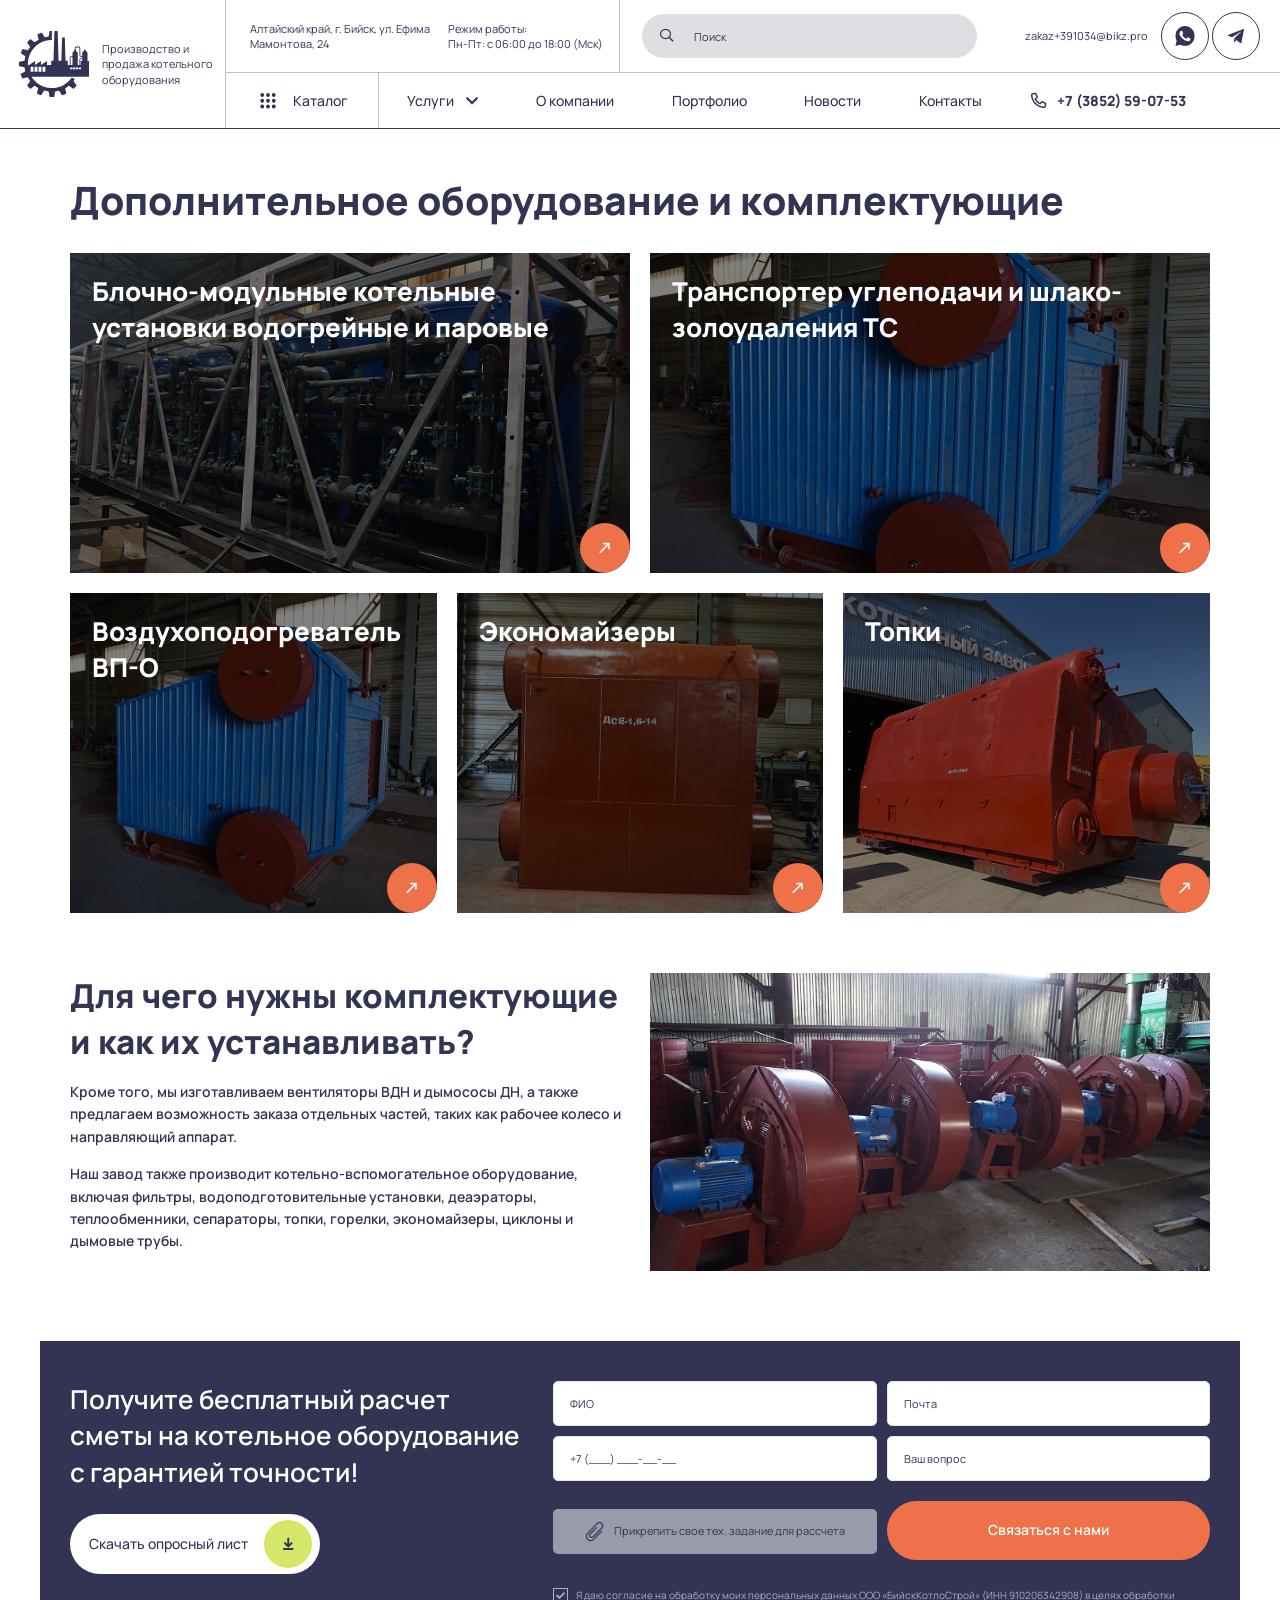
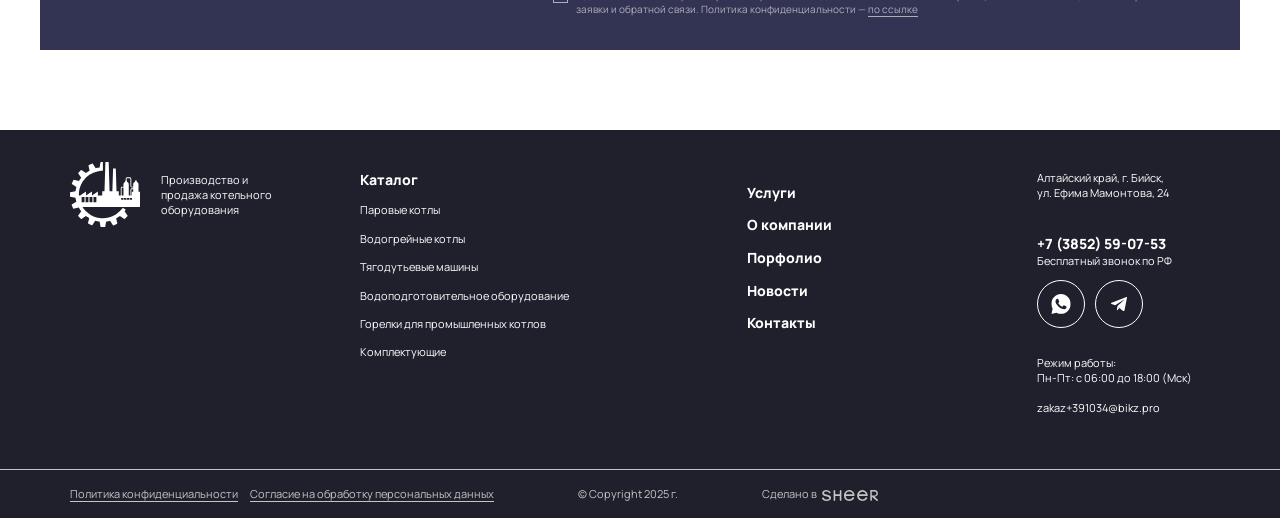
<file: categories-additional.html>
<!DOCTYPE html>
<!--[if lt IE 7]><html lang="ru" class="lt-ie9 lt-ie8 lt-ie7"><![endif]-->
<!--[if IE 7]><html lang="ru" class="lt-ie9 lt-ie8"><![endif]-->
<!--[if IE 8]><html lang="ru" class="lt-ie9"><![endif]-->
<!--[if gt IE 8]><!-->
<html lang="ru">
<!--<![endif]-->
<head>
	<meta charset="utf-8" />
	<title>Заголовок</title>
	<meta http-equiv="X-UA-Compatible" content="IE=edge" />
	<meta name="viewport" content="width=device-width, initial-scale=1, maximum-scale=1">
	<meta name="format-detection" content="telephone=no" />
	<link rel="shortcut icon" href="favicon.png" />
	<link rel="stylesheet" href="libs/bootstrap/bootstrap-grid.css" />
	<link rel="stylesheet" href="libs/fontawesome-free-5.12.0-web/css/all.min.css" />
	<link rel="stylesheet" href="libs/fancybox-master/dist/jquery.fancybox.min.css" />
	<link rel="stylesheet" href="libs/slick-1.5.9/slick/slick.css" />
	<link rel="stylesheet" href="css/fonts.css" />
	<link rel="stylesheet" href="css/main.css?ver=1.5" />
	<link rel="stylesheet" href="css/media.css?ver=1.5" />
</head>
<body>

	<div class="wrapper">

		<header class="header default">
			<div class="header__wrapper">
				<div class="sandwich">
					<div class="sw-topper"></div>
					<div class="sw-bottom"></div>
					<div class="sw-footer"></div>
				</div>
				<div class="header__logo">
					<a href="#" class="logo">
						<img src="img/logo.svg" alt="alt">
					</a>
					<div class="logo-descr">Производство и продажа котельного оборудования</div>
				</div>
				<div class="header__content">
					<div class="header__top">
						<div class="header__info">
							<div class="header__location">Алтайский край, г. Бийск, ул. Ефима Мамонтова, 24</div>
							<div class="header__time">Режим работы: <br>Пн-Пт: с 06:00 до 18:00 (Мск)</div>
						</div>
						<div class="form-search">
							<form>
								<input type="text" placeholder="Поиск" required>
								<div class="icon-search"><i class="far fa-search"></i></div>
							</form>
						</div>
						<div class="header__contacts">
							<a href="#" class="header__mail">zakaz+391034@bikz.pro</a>
							<ul class="socials-list">
								<li><a href="#" target="_blank"><img src="img/wp.svg" alt="alt"></a></li>
								<li><a href="#" target="_blank"><img src="img/tg.svg" alt="alt"></a></li>
							</ul>
						</div>
					</div>
					<div class="header__bottom">
						<div class="catalog-wrap">
							<a href="#" class="btn-catalog">
								<span class="btn-catalog__icon"></span>
								<span>Каталог</span>
							</a>
							<div class="catalog-dropdown">
								<ul>
									<li class="catalog-dropdown__haschild">
										<div class="close-dropdown"></div>
										<a href="#">Паровые котлы</a>
										<ul>
											<li class="catalog-dropdown__haschild">
												<div class="close-dropdown"></div>
												<a href="#">Паровые котлы Е-1,0-0,9</a>
												<ul>
													<li><a href="#">Котел на жидком топливе</a></li>
													<li><a href="#">Котел на каменном и буром угле</a></li>
												</ul>
											</li>
											<li class="catalog-dropdown__haschild">
												<div class="close-dropdown"></div>
												<a href="#">Паровые котлы ДСЕ</a>
												<ul>
													<li><a href="#">Котел на жидком топливе</a></li>
													<li><a href="#">Котел на каменном и буром угле</a></li>
												</ul>
											</li>
											<li class="catalog-dropdown__haschild">
												<div class="close-dropdown"></div>
												<a href="#">Паровые котлы ДЕ</a>
												<ul>
													<li><a href="#">Котел на жидком топливе</a></li>
													<li><a href="#">Котел на каменном и буром угле</a></li>
												</ul>
											</li>
											<li class="catalog-dropdown__haschild">
												<div class="close-dropdown"></div>
												<a href="#">Паровые котлы ДКВр</a>
												<ul>
													<li><a href="#">Котел на жидком топливе</a></li>
													<li><a href="#">Котел на каменном и буром угле</a></li>
												</ul>
											</li>
											<li class="catalog-dropdown__haschild">
												<div class="close-dropdown"></div>
												<a href="#">Паровые котлы КЕ</a>
												<ul>
													<li><a href="#">Котел на жидком топливе</a></li>
													<li><a href="#">Котел на каменном и буром угле</a></li>
												</ul>
											</li>
										</ul>
									</li>
									<li class="catalog-dropdown__haschild">
										<div class="close-dropdown"></div>
										<a href="#">Водогрейные котлы</a>
										<ul>
											<li class="catalog-dropdown__haschild">
												<div class="close-dropdown"></div>
												<a href="#">Водогрейные котлы Е-1,0-0,9</a>
												<ul>
													<li><a href="#">Котел на жидком топливе</a></li>
													<li><a href="#">Котел на каменном и буром угле</a></li>
												</ul>
											</li>
											<li class="catalog-dropdown__haschild">
												<div class="close-dropdown"></div>
												<a href="#">Водогрейные котлы ДСЕ</a>
												<ul>
													<li><a href="#">Котел на жидком топливе</a></li>
													<li><a href="#">Котел на каменном и буром угле</a></li>
												</ul>
											</li>
										</ul>
									</li>
									<li class="catalog-dropdown__haschild">
										<div class="close-dropdown"></div>
										<a href="#">Тягодутьевые машины</a>
										<ul>
											<li class="catalog-dropdown__haschild">
												<div class="close-dropdown"></div>
												<a href="#">Тягодутьевые машины</a>
												<ul>
													<li><a href="#">Котел на жидком топливе</a></li>
													<li><a href="#">Котел на каменном и буром угле</a></li>
												</ul>
											</li>
											<li class="catalog-dropdown__haschild">
												<div class="close-dropdown"></div>
												<a href="#">Тягодутьевые машины</a>
												<ul>
													<li><a href="#">Котел на жидком топливе</a></li>
													<li><a href="#">Котел на каменном и буром угле</a></li>
												</ul>
											</li>
										</ul>
									</li>
									<li class="catalog-dropdown__haschild">
										<div class="close-dropdown"></div>
										<a href="#">Водоподготовительное оборудование</a>
										<ul>
											<li class="catalog-dropdown__haschild">
												<div class="close-dropdown"></div>
												<a href="#">Водоподготовительное оборудование</a>
												<ul>
													<li><a href="#">Котел на жидком топливе</a></li>
													<li><a href="#">Котел на каменном и буром угле</a></li>
												</ul>
											</li>
											<li class="catalog-dropdown__haschild">
												<div class="close-dropdown"></div>
												<a href="#">Водоподготовительное оборудование</a>
												<ul>
													<li><a href="#">Котел на жидком топливе</a></li>
													<li><a href="#">Котел на каменном и буром угле</a></li>
												</ul>
											</li>
										</ul>
									</li>
									<li class="catalog-dropdown__haschild">
										<div class="close-dropdown"></div>
										<a href="#">Горелки для промышленных котлов</a>
										<ul>
											<li class="catalog-dropdown__haschild">
												<div class="close-dropdown"></div>
												<a href="#">Горелки для промышленных котлов</a>
												<ul>
													<li><a href="#">Котел на жидком топливе</a></li>
													<li><a href="#">Котел на каменном и буром угле</a></li>
												</ul>
											</li>
											<li class="catalog-dropdown__haschild">
												<div class="close-dropdown"></div>
												<a href="#">Горелки для промышленных котлов</a>
												<ul>
													<li><a href="#">Котел на жидком топливе</a></li>
													<li><a href="#">Котел на каменном и буром угле</a></li>
												</ul>
											</li>
										</ul>
									</li>
									<li class="catalog-dropdown__haschild">
										<div class="close-dropdown"></div>
										<a href="#">Котельно-вспомогательное оборудование</a>
										<ul>
											<li class="catalog-dropdown__haschild">
												<div class="close-dropdown"></div>
												<a href="#">Котельно-вспомогательное оборудование</a>
												<ul>
													<li><a href="#">Котел на жидком топливе</a></li>
													<li><a href="#">Котел на каменном и буром угле</a></li>
												</ul>
											</li>
											<li class="catalog-dropdown__haschild">
												<div class="close-dropdown"></div>
												<a href="#">Котельно-вспомогательное оборудование</a>
												<ul>
													<li><a href="#">Котел на жидком топливе</a></li>
													<li><a href="#">Котел на каменном и буром угле</a></li>
												</ul>
											</li>
										</ul>
									</li>
								</ul>
							</div>
						</div>
						<nav class="menu">
							<ul>
								<li class="menu__haschild">
									<a href="#">Услуги</a>
									<i class="fas fa-chevron-down"></i>
									<ul>
										<li><a href="#">Проектирование</a></li>
										<li><a href="#">Монтажные работы</a></li>
										<li><a href="#">Обмуровочные работы</a></li>
										<li><a href="#">Монтаж и наладка КИПиА</a></li>
										<li><a href="#">Пусконаладочные работы</a></li>
									</ul>
								</li>
								<li><a href="#">О компании</a></li>
								<li><a href="#">Портфолио</a></li>
								<li><a href="#">Новости</a></li>
								<li><a href="#">Контакты</a></li>
							</ul>
						</nav>
						<div class="header__phone">
							<a href="tel:+73852590753"><i class="far fa-phone-alt"></i> +7 (3852) 59-07-53</a>
						</div>
					</div>
				</div>
				<a href="tel:+73852590753" class="phone-mob"><i class="far fa-phone-alt"></i></a>
			</div>
			<div class="menu-overlay"></div>
		</header>

		<section class="page-categories">
			<div class="container">
				<h1 class="title-section">Дополнительное оборудование и комплектующие</h1>
				<div class="row row_main">
					<div class="col-lg-6">
						<a href="#" class="item-category item-category_additional">
							<span class="title-middle">Блочно-модульные котельные установки водогрейные и паровые</span>
							<span class="item-category__picture">
								<img src="img/category_additional1.jpg" alt="alt">
							</span>
							<span class="btn-arrow"><i class="far fa-long-arrow-right"></i></span>
						</a>
					</div>
					<div class="col-lg-6">
						<a href="#" class="item-category item-category_additional">
							<span class="title-middle">Транспортер углеподачи и шлако- золоудаления ТС</span>
							<span class="item-category__picture">
								<img src="img/category_additional2.jpg" alt="alt">
							</span>
							<span class="btn-arrow"><i class="far fa-long-arrow-right"></i></span>
						</a>
					</div>
					<div class="col-lg-4">
						<a href="#" class="item-category item-category_additional">
							<span class="title-middle">Воздухоподогреватель ВП-О</span>
							<span class="item-category__picture">
								<img src="img/category_additional3.jpg" alt="alt">
							</span>
							<span class="btn-arrow"><i class="far fa-long-arrow-right"></i></span>
						</a>
					</div>
					<div class="col-lg-4">
						<a href="#" class="item-category item-category_additional">
							<span class="title-middle">Экономайзеры</span>
							<span class="item-category__picture">
								<img src="img/category_additional4.jpg" alt="alt">
							</span>
							<span class="btn-arrow"><i class="far fa-long-arrow-right"></i></span>
						</a>
					</div>
					<div class="col-lg-4">
						<a href="#" class="item-category item-category_additional">
							<span class="title-middle">Топки</span>
							<span class="item-category__picture">
								<img src="img/category_additional5.jpg" alt="alt">
							</span>
							<span class="btn-arrow"><i class="far fa-long-arrow-right"></i></span>
						</a>
					</div>
				</div>
			</div>
		</section>

		<section class="section-info section-info_additional">
			<div class="container">
				<div class="row">
					<div class="col-lg-6">
						<h2 class="title-section">Для чего нужны комплектующие и как их устанавливать?</h2>
						<p>Кроме того, мы изготавливаем вентиляторы ВДН и дымососы ДН, а также предлагаем возможность заказа отдельных частей, таких как рабочее колесо и направляющий аппарат.</p>
						<p>Наш завод также производит котельно-вспомогательное оборудование, включая фильтры, водоподготовительные установки, деаэраторы, теплообменники, сепараторы, топки, горелки, экономайзеры, циклоны и дымовые трубы.</p>
					</div>
					<div class="col-lg-6">
						<img src="img/categories_additional1.jpg" alt="alt">
					</div>
				</div>
			</div>
		</section>

		<section class="consultation-form consultation-form_page">
			<div class="container">
				<div class="row">
					<div class="col-lg-5">
						<h2 class="title-middle">Получите бесплатный расчет сметы на котельное оборудование с гарантией точности!</h2>
						<div class="btn-wrap">
							<div class="btn-main btn-main_custom">
								<span>Скачать опросный лист</span>
								<span class="btn-main__icon"><i class="fas fa-arrow-to-bottom"></i></span>
							</div>
							<div class="btn-popup">
								<ul class="btn-popup__list">
									<li><a href="#">Опросный лист категория1</a></li>
									<li><a href="#">Опросный лист категория2</a></li>
									<li><a href="#">Опросный лист категория3</a></li>
									<li><a href="#">Опросный лист категория4</a></li>
								</ul>
							</div>
						</div>
					</div>
					<div class="col-lg-7">
						<form>
							<div class="row">
								<div class="col-md-6">
									<div class="item-form">
										<input type="text" placeholder="ФИО" required>
									</div>
								</div>
								<div class="col-md-6">
									<div class="item-form">
										<input type="email" placeholder="Почта" inputmode="email" required>
									</div>
								</div>
								<div class="col-md-6">
									<div class="item-form">
										<input type="tel" placeholder="+7 (___) ___-__-__" class="input-phone" inputmode="tel" required>
									</div>
								</div>
								<div class="col-md-6">
									<div class="item-form">
										<input type="text" placeholder="Ваш вопрос" required>
									</div>
								</div>
								<div class="col-md-6 align-self-center">
									<div class="file-upload">
										<label><input type="file" name="file"><i class="fal fa-paperclip"></i> Прикрепить свое тех. задание для рассчета</label>
										<div class="name-upload"></div>
									</div>
								</div>
								<div class="col-md-6">
									<input type="submit" value="Связаться с нами" class="btn-main">
								</div>
								<div class="col-12">
									<div class="checkbox">
										<label>
											<input type="checkbox" required checked />
											<span>Я даю согласие на обработку моих персональных данных ООО «БийскКотлоСтрой» (ИНН 910206342908) в целях обработки заявки и обратной связи. Политика конфиденциальности — <a href="#">по ссылке</a></span>
										</label>
									</div>
								</div>
							</div>
						</form>
					</div>
				</div>
			</div>
		</section>

		<footer class="footer">
			<div class="container">
				<div class="row">
					<div class="col-lg-3">
						<div class="footer__logo">
							<a href="#" class="logo">
								<img src="img/logo2.svg" alt="alt">
							</a>
							<div class="logo-descr">Производство и продажа котельного оборудования</div>
						</div>
					</div>
					<div class="col-lg-4 col-6">
						<div class="footer__title">Каталог</div>
						<ul class="footer__nav">
							<li><a href="#">Паровые котлы</a></li>
							<li><a href="#">Водогрейные котлы</a></li>
							<li><a href="#">Тягодутьевые машины</a></li>
							<li><a href="#">Водоподготовительное оборудование</a></li>
							<li><a href="#">Горелки для промышленных котлов</a></li>
							<li><a href="#">Комплектующие</a></li>
						</ul>
					</div>
					<div class="col-lg-3 col-6">
						<ul class="footer__nav footer__nav_big">
							<li><a href="#">Услуги</a></li>
							<li><a href="#">О компании</a></li>
							<li><a href="#">Порфолио</a></li>
							<li><a href="#">Новости</a></li>
							<li><a href="#">Контакты</a></li>
						</ul>
					</div>
					<div class="col-lg-2">
						<div class="footer__location">Алтайский край, г. Бийск, <br>ул. Ефима Мамонтова, 24</div>
						<a href="tel:+73852590753" class="footer__phone">+7 (3852) 59-07-53</a>
						<p>Бесплатный звонок по РФ</p>
						<ul class="socials-list">
							<li><a href="#" target="_blank"><img src="img/wp.svg" alt="alt"></a></li>
							<li><a href="#" target="_blank"><img src="img/tg.svg" alt="alt"></a></li>
						</ul>
						<div class="footer__time">Режим работы: <br>Пн-Пт: с 06:00 до 18:00 (Мск)</div>
						<a href="mailto:zakaz+391034@bikz.pro" class="footer__email">zakaz+391034@bikz.pro</a>
					</div>
				</div>
			</div>
			<div class="footer__bottom">
				<div class="container">
					<div class="footer__wrapper">
						<div class="footer__links">
							<a href="#">Политика конфиденциальности</a>
							<a href="#">Согласие на обработку персональных данных</a>
						</div>
						<div class="copyright">© Copyright 2025 г.</div>
						<div class="create">Сделано в <a href="#" target="_blank"><img src="img/sheer.svg" alt="alt"></a></div>
					</div>
				</div>
			</div>
		</footer>
		<div class="scroll-top default"><i class="far fa-long-arrow-up"></i></div>
		
	</div>

	<div id="modal-callback" class="modal-block">
		<div class="modal-wrap">
			<h2 class="title-middle">Остались вопросы? <br>Мы свяжемся с вами</h2>
			<form>
				<div class="item-form">
					<input type="text" placeholder="ФИО" required>
				</div>
				<div class="item-form">
					<input type="email" placeholder="Почта" inputmode="email" required>
				</div>
				<div class="item-form">
					<input type="tel" placeholder="+7 (___) ___-__-__" class="input-phone" inputmode="tel" required>
				</div>
				<div class="item-form">
					<input type="text" placeholder="Ваш вопрос" required>
				</div>
				<input type="submit" value="Отправить" class="btn-main">
				<div class="checkbox">
					<label>
						<input type="checkbox" required checked />
						<span>Я даю согласие на обработку моих персональных данных ООО «БийскКотлоСтрой» (ИНН 910206342908) в целях обработки заявки и обратной связи. Политика конфиденциальности — <a href="#">по ссылке</a></span>
					</label>
				</div>
			</form>
		</div>
	</div>


	<script src="libs/jquery/jquery-3.6.0.min.js"></script>
	<script src="libs/fancybox-master/dist/jquery.fancybox.min.js"></script>
	<script src="libs/slick-1.5.9/slick/slick.min.js"></script>
	<script src="libs/mask/jquery.maskedinput.js"></script>
	<script src="libs/jQueryFormStyler-master/jquery.formstyler.min.js"></script>
	<script src="js/common.js?ver=1.5"></script>
	<!-- Yandex.Metrika counter --><!-- /Yandex.Metrika counter -->
	<!-- Google Analytics counter --><!-- /Google Analytics counter -->
</body>
</html>
</file>
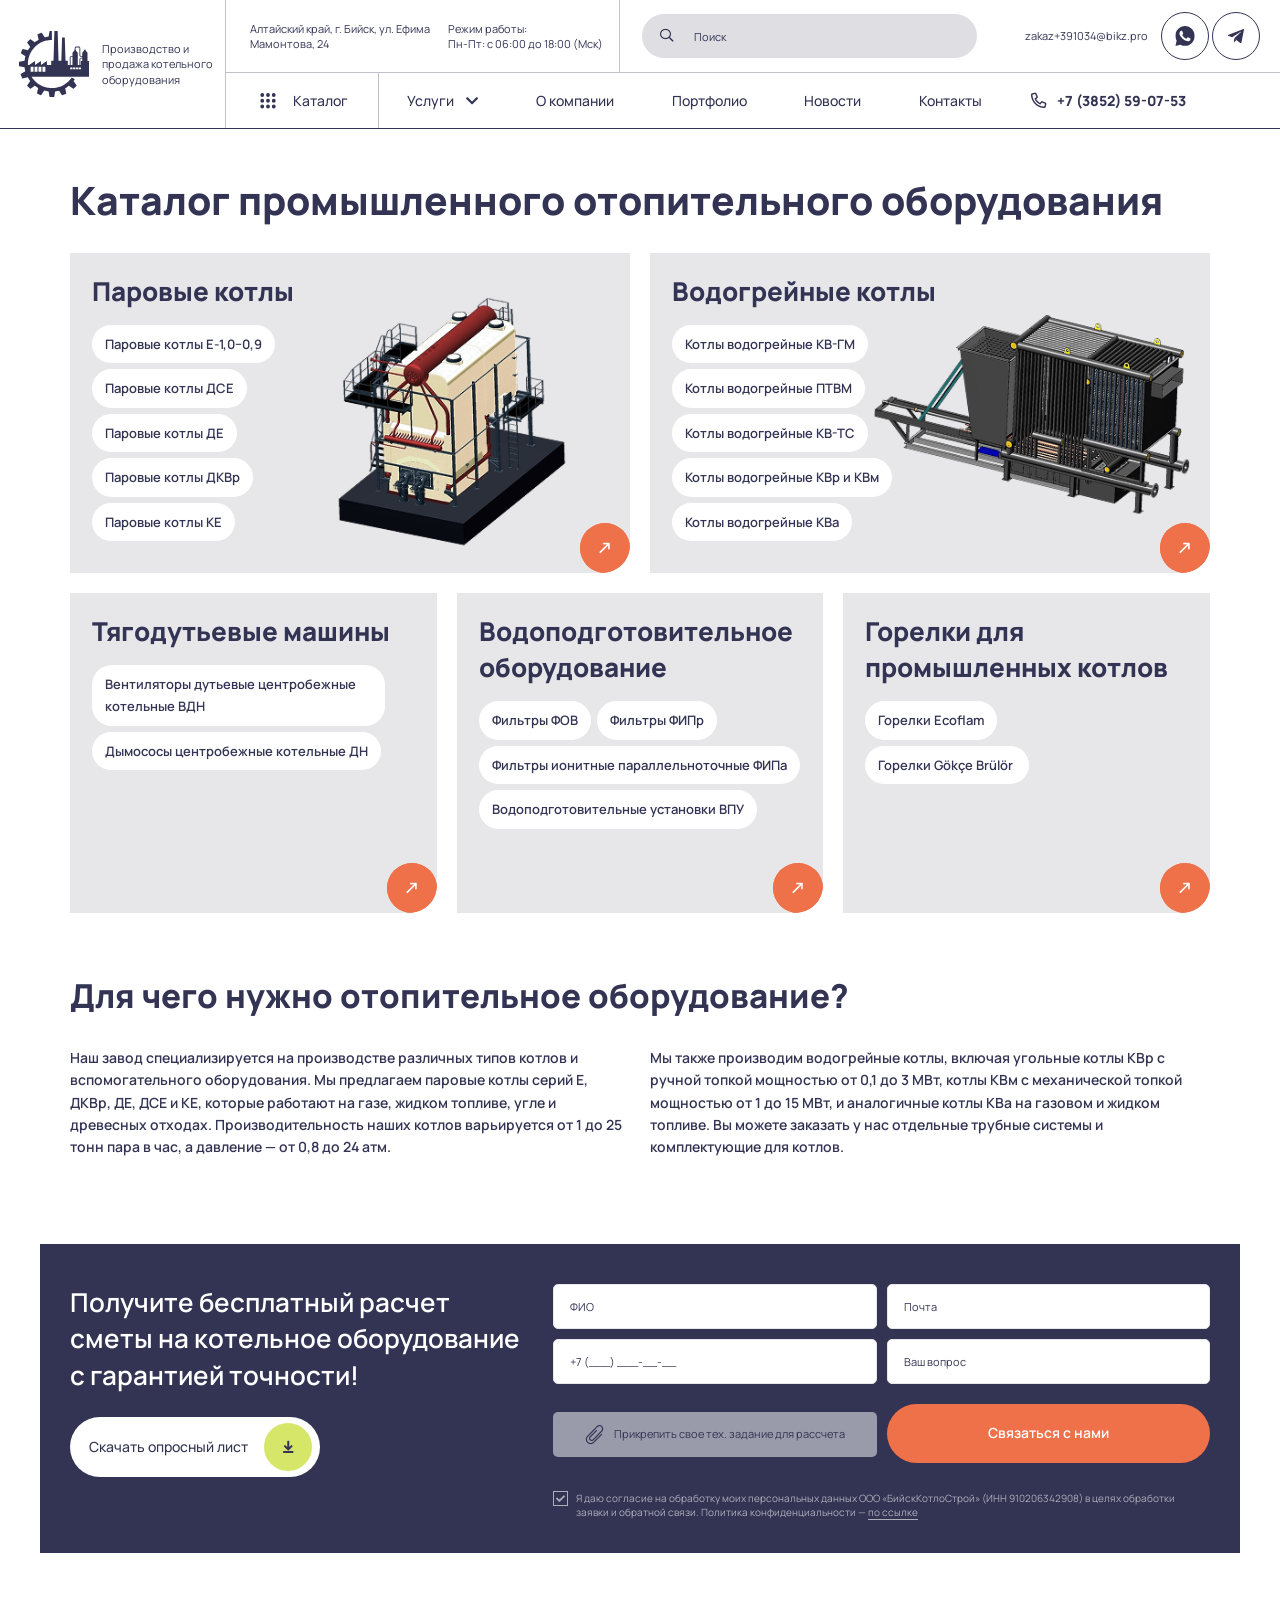
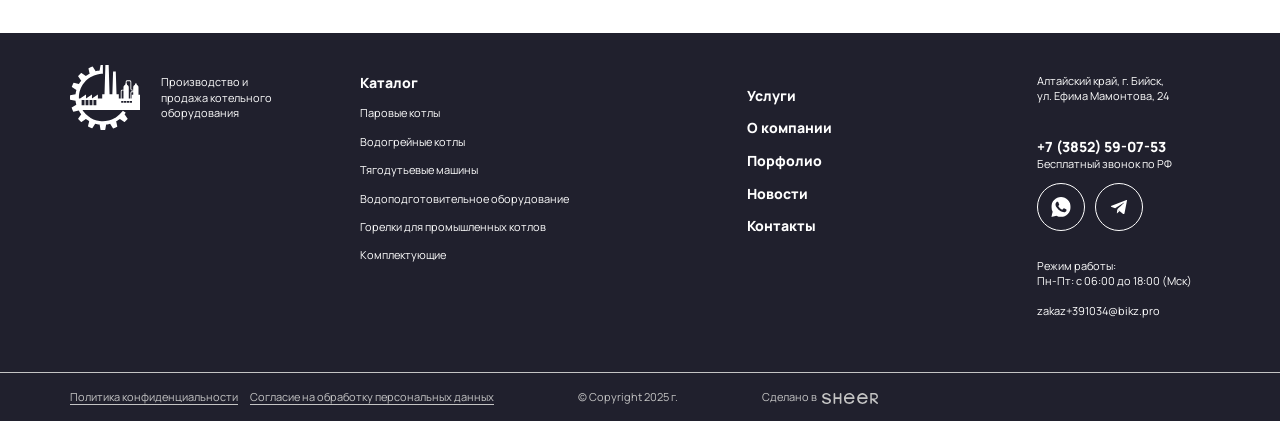
<file: categories.html>
<!DOCTYPE html>
<!--[if lt IE 7]><html lang="ru" class="lt-ie9 lt-ie8 lt-ie7"><![endif]-->
<!--[if IE 7]><html lang="ru" class="lt-ie9 lt-ie8"><![endif]-->
<!--[if IE 8]><html lang="ru" class="lt-ie9"><![endif]-->
<!--[if gt IE 8]><!-->
<html lang="ru">
<!--<![endif]-->
<head>
	<meta charset="utf-8" />
	<title>Заголовок</title>
	<meta http-equiv="X-UA-Compatible" content="IE=edge" />
	<meta name="viewport" content="width=device-width, initial-scale=1, maximum-scale=1">
	<meta name="format-detection" content="telephone=no" />
	<link rel="shortcut icon" href="favicon.png" />
	<link rel="stylesheet" href="libs/bootstrap/bootstrap-grid.css" />
	<link rel="stylesheet" href="libs/fontawesome-free-5.12.0-web/css/all.min.css" />
	<link rel="stylesheet" href="libs/fancybox-master/dist/jquery.fancybox.min.css" />
	<link rel="stylesheet" href="libs/slick-1.5.9/slick/slick.css" />
	<link rel="stylesheet" href="css/fonts.css" />
	<link rel="stylesheet" href="css/main.css?ver=1.5" />
	<link rel="stylesheet" href="css/media.css?ver=1.5" />
</head>
<body>

	<div class="wrapper">

		<header class="header default">
			<div class="header__wrapper">
				<div class="sandwich">
					<div class="sw-topper"></div>
					<div class="sw-bottom"></div>
					<div class="sw-footer"></div>
				</div>
				<div class="header__logo">
					<a href="#" class="logo">
						<img src="img/logo.svg" alt="alt">
					</a>
					<div class="logo-descr">Производство и продажа котельного оборудования</div>
				</div>
				<div class="header__content">
					<div class="header__top">
						<div class="header__info">
							<div class="header__location">Алтайский край, г. Бийск, ул. Ефима Мамонтова, 24</div>
							<div class="header__time">Режим работы: <br>Пн-Пт: с 06:00 до 18:00 (Мск)</div>
						</div>
						<div class="form-search">
							<form>
								<input type="text" placeholder="Поиск" required>
								<div class="icon-search"><i class="far fa-search"></i></div>
							</form>
						</div>
						<div class="header__contacts">
							<a href="#" class="header__mail">zakaz+391034@bikz.pro</a>
							<ul class="socials-list">
								<li><a href="#" target="_blank"><img src="img/wp.svg" alt="alt"></a></li>
								<li><a href="#" target="_blank"><img src="img/tg.svg" alt="alt"></a></li>
							</ul>
						</div>
					</div>
					<div class="header__bottom">
						<div class="catalog-wrap">
							<a href="#" class="btn-catalog">
								<span class="btn-catalog__icon"></span>
								<span>Каталог</span>
							</a>
							<div class="catalog-dropdown">
								<ul>
									<li class="catalog-dropdown__haschild">
										<div class="close-dropdown"></div>
										<a href="#">Паровые котлы</a>
										<ul>
											<li class="catalog-dropdown__haschild">
												<div class="close-dropdown"></div>
												<a href="#">Паровые котлы Е-1,0-0,9</a>
												<ul>
													<li><a href="#">Котел на жидком топливе</a></li>
													<li><a href="#">Котел на каменном и буром угле</a></li>
												</ul>
											</li>
											<li class="catalog-dropdown__haschild">
												<div class="close-dropdown"></div>
												<a href="#">Паровые котлы ДСЕ</a>
												<ul>
													<li><a href="#">Котел на жидком топливе</a></li>
													<li><a href="#">Котел на каменном и буром угле</a></li>
												</ul>
											</li>
											<li class="catalog-dropdown__haschild">
												<div class="close-dropdown"></div>
												<a href="#">Паровые котлы ДЕ</a>
												<ul>
													<li><a href="#">Котел на жидком топливе</a></li>
													<li><a href="#">Котел на каменном и буром угле</a></li>
												</ul>
											</li>
											<li class="catalog-dropdown__haschild">
												<div class="close-dropdown"></div>
												<a href="#">Паровые котлы ДКВр</a>
												<ul>
													<li><a href="#">Котел на жидком топливе</a></li>
													<li><a href="#">Котел на каменном и буром угле</a></li>
												</ul>
											</li>
											<li class="catalog-dropdown__haschild">
												<div class="close-dropdown"></div>
												<a href="#">Паровые котлы КЕ</a>
												<ul>
													<li><a href="#">Котел на жидком топливе</a></li>
													<li><a href="#">Котел на каменном и буром угле</a></li>
												</ul>
											</li>
										</ul>
									</li>
									<li class="catalog-dropdown__haschild">
										<div class="close-dropdown"></div>
										<a href="#">Водогрейные котлы</a>
										<ul>
											<li class="catalog-dropdown__haschild">
												<div class="close-dropdown"></div>
												<a href="#">Водогрейные котлы Е-1,0-0,9</a>
												<ul>
													<li><a href="#">Котел на жидком топливе</a></li>
													<li><a href="#">Котел на каменном и буром угле</a></li>
												</ul>
											</li>
											<li class="catalog-dropdown__haschild">
												<div class="close-dropdown"></div>
												<a href="#">Водогрейные котлы ДСЕ</a>
												<ul>
													<li><a href="#">Котел на жидком топливе</a></li>
													<li><a href="#">Котел на каменном и буром угле</a></li>
												</ul>
											</li>
										</ul>
									</li>
									<li class="catalog-dropdown__haschild">
										<div class="close-dropdown"></div>
										<a href="#">Тягодутьевые машины</a>
										<ul>
											<li class="catalog-dropdown__haschild">
												<div class="close-dropdown"></div>
												<a href="#">Тягодутьевые машины</a>
												<ul>
													<li><a href="#">Котел на жидком топливе</a></li>
													<li><a href="#">Котел на каменном и буром угле</a></li>
												</ul>
											</li>
											<li class="catalog-dropdown__haschild">
												<div class="close-dropdown"></div>
												<a href="#">Тягодутьевые машины</a>
												<ul>
													<li><a href="#">Котел на жидком топливе</a></li>
													<li><a href="#">Котел на каменном и буром угле</a></li>
												</ul>
											</li>
										</ul>
									</li>
									<li class="catalog-dropdown__haschild">
										<div class="close-dropdown"></div>
										<a href="#">Водоподготовительное оборудование</a>
										<ul>
											<li class="catalog-dropdown__haschild">
												<div class="close-dropdown"></div>
												<a href="#">Водоподготовительное оборудование</a>
												<ul>
													<li><a href="#">Котел на жидком топливе</a></li>
													<li><a href="#">Котел на каменном и буром угле</a></li>
												</ul>
											</li>
											<li class="catalog-dropdown__haschild">
												<div class="close-dropdown"></div>
												<a href="#">Водоподготовительное оборудование</a>
												<ul>
													<li><a href="#">Котел на жидком топливе</a></li>
													<li><a href="#">Котел на каменном и буром угле</a></li>
												</ul>
											</li>
										</ul>
									</li>
									<li class="catalog-dropdown__haschild">
										<div class="close-dropdown"></div>
										<a href="#">Горелки для промышленных котлов</a>
										<ul>
											<li class="catalog-dropdown__haschild">
												<div class="close-dropdown"></div>
												<a href="#">Горелки для промышленных котлов</a>
												<ul>
													<li><a href="#">Котел на жидком топливе</a></li>
													<li><a href="#">Котел на каменном и буром угле</a></li>
												</ul>
											</li>
											<li class="catalog-dropdown__haschild">
												<div class="close-dropdown"></div>
												<a href="#">Горелки для промышленных котлов</a>
												<ul>
													<li><a href="#">Котел на жидком топливе</a></li>
													<li><a href="#">Котел на каменном и буром угле</a></li>
												</ul>
											</li>
										</ul>
									</li>
									<li class="catalog-dropdown__haschild">
										<div class="close-dropdown"></div>
										<a href="#">Котельно-вспомогательное оборудование</a>
										<ul>
											<li class="catalog-dropdown__haschild">
												<div class="close-dropdown"></div>
												<a href="#">Котельно-вспомогательное оборудование</a>
												<ul>
													<li><a href="#">Котел на жидком топливе</a></li>
													<li><a href="#">Котел на каменном и буром угле</a></li>
												</ul>
											</li>
											<li class="catalog-dropdown__haschild">
												<div class="close-dropdown"></div>
												<a href="#">Котельно-вспомогательное оборудование</a>
												<ul>
													<li><a href="#">Котел на жидком топливе</a></li>
													<li><a href="#">Котел на каменном и буром угле</a></li>
												</ul>
											</li>
										</ul>
									</li>
								</ul>
							</div>
						</div>
						<nav class="menu">
							<ul>
								<li class="menu__haschild">
									<a href="#">Услуги</a>
									<i class="fas fa-chevron-down"></i>
									<ul>
										<li><a href="#">Проектирование</a></li>
										<li><a href="#">Монтажные работы</a></li>
										<li><a href="#">Обмуровочные работы</a></li>
										<li><a href="#">Монтаж и наладка КИПиА</a></li>
										<li><a href="#">Пусконаладочные работы</a></li>
									</ul>
								</li>
								<li><a href="#">О компании</a></li>
								<li><a href="#">Портфолио</a></li>
								<li><a href="#">Новости</a></li>
								<li><a href="#">Контакты</a></li>
							</ul>
						</nav>
						<div class="header__phone">
							<a href="tel:+73852590753"><i class="far fa-phone-alt"></i> +7 (3852) 59-07-53</a>
						</div>
					</div>
				</div>
				<a href="tel:+73852590753" class="phone-mob"><i class="far fa-phone-alt"></i></a>
			</div>
			<div class="menu-overlay"></div>
		</header>

		<section class="page-categories">
			<div class="container">
				<h1 class="title-section">Каталог промышленного отопительного оборудования</h1>
				<div class="row row_main">
					<div class="col-lg-6">
						<div class="item-category">
							<a href="#" class="title-middle">Паровые котлы</a>
							<ul>
								<li><a href="#">Паровые котлы Е-1,0−0,9</a></li>
								<li><a href="#">Паровые котлы ДСЕ</a></li>
								<li><a href="#">Паровые котлы ДЕ</a></li>
								<li><a href="#">Паровые котлы ДКВр</a></li>
								<li><a href="#">Паровые котлы КЕ</a></li>
							</ul>
							<div class="item-category__image">
								<img src="img/category1.png" alt="alt">
							</div>
							<a href="#" class="btn-arrow"><i class="far fa-long-arrow-right"></i></a>
						</div>
					</div>
					<div class="col-lg-6">
						<div class="item-category">
							<a href="#" class="title-middle">Водогрейные котлы</a>
							<ul>
								<li><a href="#">Котлы водогрейные КВ-ГМ</a></li>
								<li><a href="#">Котлы водогрейные ПТВМ</a></li>
								<li><a href="#">Котлы водогрейные КВ-ТС</a></li>
								<li><a href="#">Котлы водогрейные КВр и КВм</a></li>
								<li><a href="#">Котлы водогрейные КВа</a></li>
							</ul>
							<div class="item-category__image">
								<img src="img/category2.png" alt="alt">
							</div>
							<a href="#" class="btn-arrow"><i class="far fa-long-arrow-right"></i></a>
						</div>
					</div>
					<div class="col-lg-4">
						<div class="item-category">
							<a href="#" class="title-middle">Тягодутьевые машины</a>
							<ul>
								<li><a href="#">Вентиляторы дутьевые центробежные котельные ВДН</a></li>
								<li><a href="#">Дымососы центробежные котельные ДН</a></li>
							</ul>
							<a href="#" class="btn-arrow"><i class="far fa-long-arrow-right"></i></a>
						</div>
					</div>
					<div class="col-lg-4">
						<div class="item-category">
							<a href="#" class="title-middle">Водоподготовительное оборудование</a>
							<ul>
								<li><a href="#">Фильтры ФОВ</a></li>
								<li><a href="#">Фильтры ФИПр</a></li>
								<li><a href="#">Фильтры ионитные параллельноточные ФИПа</a></li>
								<li><a href="#">Водоподготовительные установки ВПУ</a></li>
							</ul>
							<a href="#" class="btn-arrow"><i class="far fa-long-arrow-right"></i></a>
						</div>
					</div>
					<div class="col-lg-4">
						<div class="item-category">
							<a href="#" class="title-middle">Горелки для промышленных котлов</a>
							<ul>
								<li><a href="#">Горелки Ecoflam</a></li>
								<li><a href="#">Горелки Gökçe Brülör </a></li>
							</ul>
							<a href="#" class="btn-arrow"><i class="far fa-long-arrow-right"></i></a>
						</div>
					</div>
				</div>
			</div>
		</section>

		<section class="section-info">
			<div class="container">
				<h2 class="title-section">Для чего нужно отопительное оборудование?</h2>
				<div class="text-columns">
					<p>Наш завод специализируется на производстве различных типов котлов и вспомогательного оборудования. Мы предлагаем паровые котлы серий Е, ДКВр, ДЕ, ДСЕ и КЕ, которые работают на газе, жидком топливе, угле и древесных отходах. Производительность наших котлов варьируется от 1 до 25 тонн пара в час, а давление — от 0,8 до 24 атм.</p>
					<p>Мы также производим водогрейные котлы, включая угольные котлы КВр с ручной топкой мощностью от 0,1 до 3 МВт, котлы КВм с механической топкой мощностью от 1 до 15 МВт, и аналогичные котлы КВа на газовом и жидком топливе. Вы можете заказать у нас отдельные трубные системы и комплектующие для котлов.</p>
				</div>
			</div>
		</section>

		<section class="consultation-form consultation-form_page">
			<div class="container">
				<div class="row">
					<div class="col-lg-5">
						<h2 class="title-middle">Получите бесплатный расчет сметы на котельное оборудование с гарантией точности!</h2>
						<div class="btn-wrap">
							<div class="btn-main btn-main_custom">
								<span>Скачать опросный лист</span>
								<span class="btn-main__icon"><i class="fas fa-arrow-to-bottom"></i></span>
							</div>
							<div class="btn-popup">
								<ul class="btn-popup__list">
									<li><a href="#">Опросный лист категория1</a></li>
									<li><a href="#">Опросный лист категория2</a></li>
									<li><a href="#">Опросный лист категория3</a></li>
									<li><a href="#">Опросный лист категория4</a></li>
								</ul>
							</div>
						</div>
					</div>
					<div class="col-lg-7">
						<form>
							<div class="row">
								<div class="col-md-6">
									<div class="item-form">
										<input type="text" placeholder="ФИО" required>
									</div>
								</div>
								<div class="col-md-6">
									<div class="item-form">
										<input type="email" placeholder="Почта" inputmode="email" required>
									</div>
								</div>
								<div class="col-md-6">
									<div class="item-form">
										<input type="tel" placeholder="+7 (___) ___-__-__" class="input-phone" inputmode="tel" required>
									</div>
								</div>
								<div class="col-md-6">
									<div class="item-form">
										<input type="text" placeholder="Ваш вопрос" required>
									</div>
								</div>
								<div class="col-md-6 align-self-center">
									<div class="file-upload">
										<label><input type="file" name="file"><i class="fal fa-paperclip"></i> Прикрепить свое тех. задание для рассчета</label>
										<div class="name-upload"></div>
									</div>
								</div>
								<div class="col-md-6">
									<input type="submit" value="Связаться с нами" class="btn-main">
								</div>
								<div class="col-12">
									<div class="checkbox">
										<label>
											<input type="checkbox" required checked />
											<span>Я даю согласие на обработку моих персональных данных ООО «БийскКотлоСтрой» (ИНН 910206342908) в целях обработки заявки и обратной связи. Политика конфиденциальности — <a href="#">по ссылке</a></span>
										</label>
									</div>
								</div>
							</div>
						</form>
					</div>
				</div>
			</div>
		</section>

		<footer class="footer">
			<div class="container">
				<div class="row">
					<div class="col-lg-3">
						<div class="footer__logo">
							<a href="#" class="logo">
								<img src="img/logo2.svg" alt="alt">
							</a>
							<div class="logo-descr">Производство и продажа котельного оборудования</div>
						</div>
					</div>
					<div class="col-lg-4 col-6">
						<div class="footer__title">Каталог</div>
						<ul class="footer__nav">
							<li><a href="#">Паровые котлы</a></li>
							<li><a href="#">Водогрейные котлы</a></li>
							<li><a href="#">Тягодутьевые машины</a></li>
							<li><a href="#">Водоподготовительное оборудование</a></li>
							<li><a href="#">Горелки для промышленных котлов</a></li>
							<li><a href="#">Комплектующие</a></li>
						</ul>
					</div>
					<div class="col-lg-3 col-6">
						<ul class="footer__nav footer__nav_big">
							<li><a href="#">Услуги</a></li>
							<li><a href="#">О компании</a></li>
							<li><a href="#">Порфолио</a></li>
							<li><a href="#">Новости</a></li>
							<li><a href="#">Контакты</a></li>
						</ul>
					</div>
					<div class="col-lg-2">
						<div class="footer__location">Алтайский край, г. Бийск, <br>ул. Ефима Мамонтова, 24</div>
						<a href="tel:+73852590753" class="footer__phone">+7 (3852) 59-07-53</a>
						<p>Бесплатный звонок по РФ</p>
						<ul class="socials-list">
							<li><a href="#" target="_blank"><img src="img/wp.svg" alt="alt"></a></li>
							<li><a href="#" target="_blank"><img src="img/tg.svg" alt="alt"></a></li>
						</ul>
						<div class="footer__time">Режим работы: <br>Пн-Пт: с 06:00 до 18:00 (Мск)</div>
						<a href="mailto:zakaz+391034@bikz.pro" class="footer__email">zakaz+391034@bikz.pro</a>
					</div>
				</div>
			</div>
			<div class="footer__bottom">
				<div class="container">
					<div class="footer__wrapper">
						<div class="footer__links">
							<a href="#">Политика конфиденциальности</a>
							<a href="#">Согласие на обработку персональных данных</a>
						</div>
						<div class="copyright">© Copyright 2025 г.</div>
						<div class="create">Сделано в <a href="#" target="_blank"><img src="img/sheer.svg" alt="alt"></a></div>
					</div>
				</div>
			</div>
		</footer>
		<div class="scroll-top default"><i class="far fa-long-arrow-up"></i></div>
		
	</div>

	<div id="modal-callback" class="modal-block">
		<div class="modal-wrap">
			<h2 class="title-middle">Остались вопросы? <br>Мы свяжемся с вами</h2>
			<form>
				<div class="item-form">
					<input type="text" placeholder="ФИО" required>
				</div>
				<div class="item-form">
					<input type="email" placeholder="Почта" inputmode="email" required>
				</div>
				<div class="item-form">
					<input type="tel" placeholder="+7 (___) ___-__-__" class="input-phone" inputmode="tel" required>
				</div>
				<div class="item-form">
					<input type="text" placeholder="Ваш вопрос" required>
				</div>
				<input type="submit" value="Отправить" class="btn-main">
				<div class="checkbox">
					<label>
						<input type="checkbox" required checked />
						<span>Я даю согласие на обработку моих персональных данных ООО «БийскКотлоСтрой» (ИНН 910206342908) в целях обработки заявки и обратной связи. Политика конфиденциальности — <a href="#">по ссылке</a></span>
					</label>
				</div>
			</form>
		</div>
	</div>


	<script src="libs/jquery/jquery-3.6.0.min.js"></script>
	<script src="libs/fancybox-master/dist/jquery.fancybox.min.js"></script>
	<script src="libs/slick-1.5.9/slick/slick.min.js"></script>
	<script src="libs/mask/jquery.maskedinput.js"></script>
	<script src="libs/jQueryFormStyler-master/jquery.formstyler.min.js"></script>
	<script src="js/common.js?ver=1.5"></script>
	<!-- Yandex.Metrika counter --><!-- /Yandex.Metrika counter -->
	<!-- Google Analytics counter --><!-- /Google Analytics counter -->
</body>
</html>
</file>
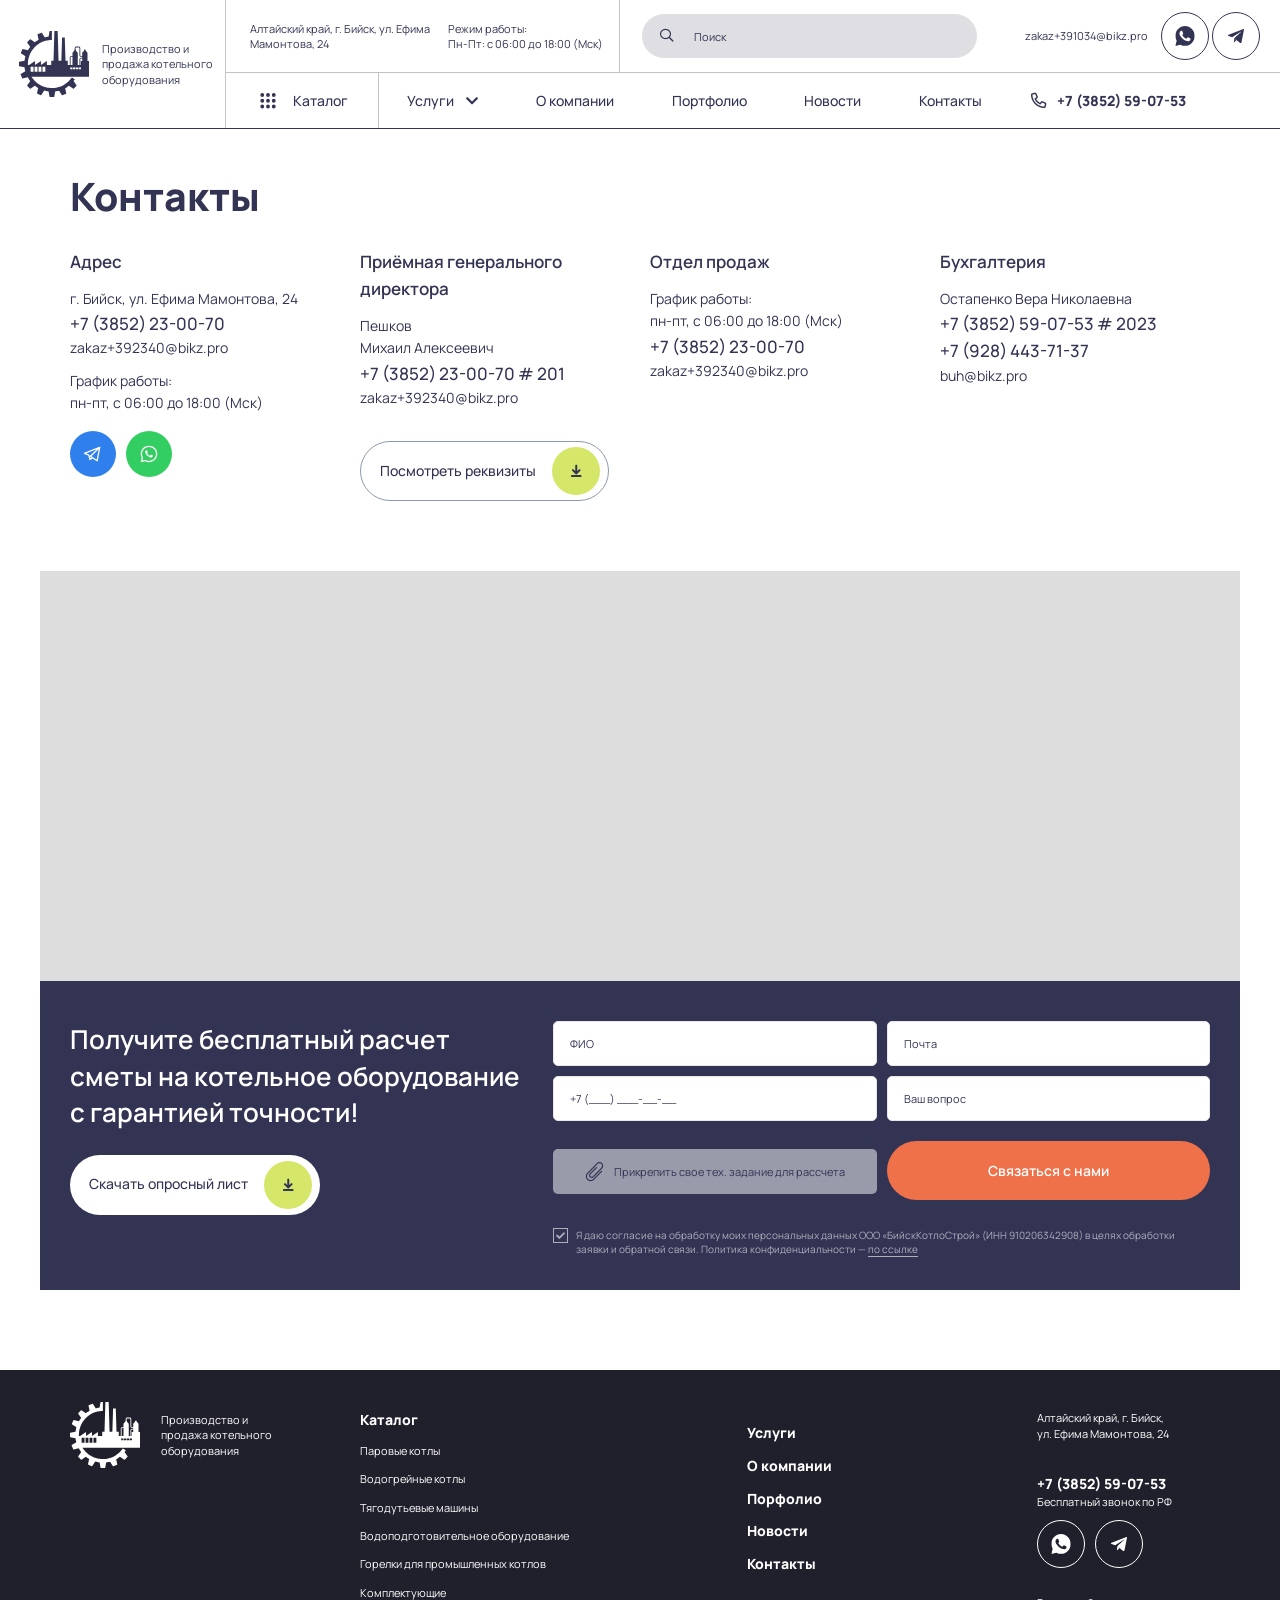
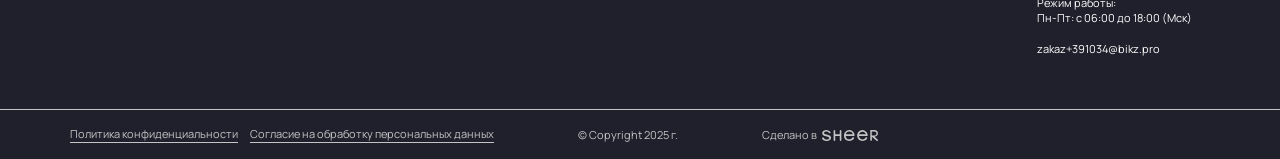
<file: contacts.html>
<!DOCTYPE html>
<!--[if lt IE 7]><html lang="ru" class="lt-ie9 lt-ie8 lt-ie7"><![endif]-->
<!--[if IE 7]><html lang="ru" class="lt-ie9 lt-ie8"><![endif]-->
<!--[if IE 8]><html lang="ru" class="lt-ie9"><![endif]-->
<!--[if gt IE 8]><!-->
<html lang="ru">
<!--<![endif]-->
<head>
	<meta charset="utf-8" />
	<title>Заголовок</title>
	<meta http-equiv="X-UA-Compatible" content="IE=edge" />
	<meta name="viewport" content="width=device-width, initial-scale=1, maximum-scale=1">
	<meta name="format-detection" content="telephone=no" />
	<link rel="shortcut icon" href="favicon.png" />
	<link rel="stylesheet" href="libs/bootstrap/bootstrap-grid.css" />
	<link rel="stylesheet" href="libs/fontawesome-free-5.12.0-web/css/all.min.css" />
	<link rel="stylesheet" href="libs/fancybox-master/dist/jquery.fancybox.min.css" />
	<link rel="stylesheet" href="libs/slick-1.5.9/slick/slick.css" />
	<link rel="stylesheet" href="css/fonts.css" />
	<link rel="stylesheet" href="css/main.css?ver=1.3" />
	<link rel="stylesheet" href="css/media.css?ver=1.3" />
</head>
<body>

	<div class="wrapper">

		<header class="header default">
			<div class="header__wrapper">
				<div class="sandwich">
					<div class="sw-topper"></div>
					<div class="sw-bottom"></div>
					<div class="sw-footer"></div>
				</div>
				<div class="header__logo">
					<a href="#" class="logo">
						<img src="img/logo.svg" alt="alt">
					</a>
					<div class="logo-descr">Производство и продажа котельного оборудования</div>
				</div>
				<div class="header__content">
					<div class="header__top">
						<div class="header__info">
							<div class="header__location">Алтайский край, г. Бийск, ул. Ефима Мамонтова, 24</div>
							<div class="header__time">Режим работы: <br>Пн-Пт: с 06:00 до 18:00 (Мск)</div>
						</div>
						<div class="form-search">
							<form>
								<input type="text" placeholder="Поиск" required>
								<div class="icon-search"><i class="far fa-search"></i></div>
							</form>
						</div>
						<div class="header__contacts">
							<a href="#" class="header__mail">zakaz+391034@bikz.pro</a>
							<ul class="socials-list">
								<li><a href="#" target="_blank"><img src="img/wp.svg" alt="alt"></a></li>
								<li><a href="#" target="_blank"><img src="img/tg.svg" alt="alt"></a></li>
							</ul>
						</div>
					</div>
					<div class="header__bottom">
						<div class="catalog-wrap">
							<a href="#" class="btn-catalog">
								<span class="btn-catalog__icon"></span>
								<span>Каталог</span>
							</a>
							<div class="catalog-dropdown">
								<ul>
									<li class="catalog-dropdown__haschild">
										<div class="close-dropdown"></div>
										<a href="#">Паровые котлы</a>
										<ul>
											<li class="catalog-dropdown__haschild">
												<div class="close-dropdown"></div>
												<a href="#">Паровые котлы Е-1,0-0,9</a>
												<ul>
													<li><a href="#">Котел на жидком топливе</a></li>
													<li><a href="#">Котел на каменном и буром угле</a></li>
												</ul>
											</li>
											<li class="catalog-dropdown__haschild">
												<div class="close-dropdown"></div>
												<a href="#">Паровые котлы ДСЕ</a>
												<ul>
													<li><a href="#">Котел на жидком топливе</a></li>
													<li><a href="#">Котел на каменном и буром угле</a></li>
												</ul>
											</li>
											<li class="catalog-dropdown__haschild">
												<div class="close-dropdown"></div>
												<a href="#">Паровые котлы ДЕ</a>
												<ul>
													<li><a href="#">Котел на жидком топливе</a></li>
													<li><a href="#">Котел на каменном и буром угле</a></li>
												</ul>
											</li>
											<li class="catalog-dropdown__haschild">
												<div class="close-dropdown"></div>
												<a href="#">Паровые котлы ДКВр</a>
												<ul>
													<li><a href="#">Котел на жидком топливе</a></li>
													<li><a href="#">Котел на каменном и буром угле</a></li>
												</ul>
											</li>
											<li class="catalog-dropdown__haschild">
												<div class="close-dropdown"></div>
												<a href="#">Паровые котлы КЕ</a>
												<ul>
													<li><a href="#">Котел на жидком топливе</a></li>
													<li><a href="#">Котел на каменном и буром угле</a></li>
												</ul>
											</li>
										</ul>
									</li>
									<li class="catalog-dropdown__haschild">
										<div class="close-dropdown"></div>
										<a href="#">Водогрейные котлы</a>
										<ul>
											<li class="catalog-dropdown__haschild">
												<div class="close-dropdown"></div>
												<a href="#">Водогрейные котлы Е-1,0-0,9</a>
												<ul>
													<li><a href="#">Котел на жидком топливе</a></li>
													<li><a href="#">Котел на каменном и буром угле</a></li>
												</ul>
											</li>
											<li class="catalog-dropdown__haschild">
												<div class="close-dropdown"></div>
												<a href="#">Водогрейные котлы ДСЕ</a>
												<ul>
													<li><a href="#">Котел на жидком топливе</a></li>
													<li><a href="#">Котел на каменном и буром угле</a></li>
												</ul>
											</li>
										</ul>
									</li>
									<li class="catalog-dropdown__haschild">
										<div class="close-dropdown"></div>
										<a href="#">Тягодутьевые машины</a>
										<ul>
											<li class="catalog-dropdown__haschild">
												<div class="close-dropdown"></div>
												<a href="#">Тягодутьевые машины</a>
												<ul>
													<li><a href="#">Котел на жидком топливе</a></li>
													<li><a href="#">Котел на каменном и буром угле</a></li>
												</ul>
											</li>
											<li class="catalog-dropdown__haschild">
												<div class="close-dropdown"></div>
												<a href="#">Тягодутьевые машины</a>
												<ul>
													<li><a href="#">Котел на жидком топливе</a></li>
													<li><a href="#">Котел на каменном и буром угле</a></li>
												</ul>
											</li>
										</ul>
									</li>
									<li class="catalog-dropdown__haschild">
										<div class="close-dropdown"></div>
										<a href="#">Водоподготовительное оборудование</a>
										<ul>
											<li class="catalog-dropdown__haschild">
												<div class="close-dropdown"></div>
												<a href="#">Водоподготовительное оборудование</a>
												<ul>
													<li><a href="#">Котел на жидком топливе</a></li>
													<li><a href="#">Котел на каменном и буром угле</a></li>
												</ul>
											</li>
											<li class="catalog-dropdown__haschild">
												<div class="close-dropdown"></div>
												<a href="#">Водоподготовительное оборудование</a>
												<ul>
													<li><a href="#">Котел на жидком топливе</a></li>
													<li><a href="#">Котел на каменном и буром угле</a></li>
												</ul>
											</li>
										</ul>
									</li>
									<li class="catalog-dropdown__haschild">
										<div class="close-dropdown"></div>
										<a href="#">Горелки для промышленных котлов</a>
										<ul>
											<li class="catalog-dropdown__haschild">
												<div class="close-dropdown"></div>
												<a href="#">Горелки для промышленных котлов</a>
												<ul>
													<li><a href="#">Котел на жидком топливе</a></li>
													<li><a href="#">Котел на каменном и буром угле</a></li>
												</ul>
											</li>
											<li class="catalog-dropdown__haschild">
												<div class="close-dropdown"></div>
												<a href="#">Горелки для промышленных котлов</a>
												<ul>
													<li><a href="#">Котел на жидком топливе</a></li>
													<li><a href="#">Котел на каменном и буром угле</a></li>
												</ul>
											</li>
										</ul>
									</li>
									<li class="catalog-dropdown__haschild">
										<div class="close-dropdown"></div>
										<a href="#">Котельно-вспомогательное оборудование</a>
										<ul>
											<li class="catalog-dropdown__haschild">
												<div class="close-dropdown"></div>
												<a href="#">Котельно-вспомогательное оборудование</a>
												<ul>
													<li><a href="#">Котел на жидком топливе</a></li>
													<li><a href="#">Котел на каменном и буром угле</a></li>
												</ul>
											</li>
											<li class="catalog-dropdown__haschild">
												<div class="close-dropdown"></div>
												<a href="#">Котельно-вспомогательное оборудование</a>
												<ul>
													<li><a href="#">Котел на жидком топливе</a></li>
													<li><a href="#">Котел на каменном и буром угле</a></li>
												</ul>
											</li>
										</ul>
									</li>
								</ul>
							</div>
						</div>
						<nav class="menu">
							<ul>
								<li class="menu__haschild">
									<a href="#">Услуги</a>
									<i class="fas fa-chevron-down"></i>
									<ul>
										<li><a href="#">Проектирование</a></li>
										<li><a href="#">Монтажные работы</a></li>
										<li><a href="#">Обмуровочные работы</a></li>
										<li><a href="#">Монтаж и наладка КИПиА</a></li>
										<li><a href="#">Пусконаладочные работы</a></li>
									</ul>
								</li>
								<li><a href="#">О компании</a></li>
								<li><a href="#">Портфолио</a></li>
								<li><a href="#">Новости</a></li>
								<li><a href="#">Контакты</a></li>
							</ul>
						</nav>
						<div class="header__phone">
							<a href="tel:+73852590753"><i class="far fa-phone-alt"></i> +7 (3852) 59-07-53</a>
						</div>
					</div>
				</div>
				<a href="tel:+73852590753" class="phone-mob"><i class="far fa-phone-alt"></i></a>
			</div>
			<div class="menu-overlay"></div>
		</header>

		<section class="page-contacts">
			<div class="container">
				<h1 class="title-section">Контакты</h1>
				<div class="row row_contacts">
					<div class="col-lg-3 col-md-6">
						<div class="item-contact">
							<div class="item-contact__title">Адрес</div>
							<p>г. Бийск, ул. Ефима Мамонтова, 24</p>
							<div class="item-contact__value"><a href="tel:+73852230070">+7 (3852) 23-00-70</a></div>
							<p><a href="mailto:zakaz+392340@bikz.pro">zakaz+392340@bikz.pro</a></p>
							<div class="spacer"></div>
							<p>График работы:</p>
							<p>пн-пт, с 06:00 до 18:00 (Мск)</p>
							<ul class="socials-main">
								<li><a href="#" target="_blank"><img src="img/ic_tg.svg" alt="alt"></a></li>
								<li><a href="#" target="_blank"><img src="img/ic_wp.svg" alt="alt"></a></li>
							</ul>
						</div>
					</div>
					<div class="col-lg-3 col-md-6">
						<div class="item-contact">
							<div class="item-contact__title">Приёмная генерального директора</div>
							<p>Пешков <br>Михаил Алексеевич</p>
							<div class="item-contact__value"><a href="tel:+73852230070#201">+7 (3852) 23-00-70 # 201</a></div>
							<p><a href="mailto:zakaz+392340@bikz.pro">zakaz+392340@bikz.pro</a></p>
							<div class="btn-wrap">
								<a href="#" class="btn-main btn-main_custom">
									<span>Посмотреть реквизиты</span>
									<span class="btn-main__icon"><i class="fas fa-arrow-to-bottom"></i></span>
								</a>
								<div class="btn-popup">
									<p>Алтайский край, г. Бийск, ул. Мамонтова, 24</p>
									<p>ИНН: 2204063500</p>
									<p>КПП: 220401001</p>
									<p>ОГРН: 1132204001489</p>
								</div>
							</div>
						</div>
					</div>
					<div class="col-lg-3 col-md-6">
						<div class="item-contact">
							<div class="item-contact__title">Отдел продаж</div>
							<p>График работы: <br>пн-пт, с 06:00 до 18:00 (Мск)</p>
							<div class="item-contact__value"><a href="tel:+73852230070">+7 (3852) 23-00-70</a></div>
							<p><a href="mailto:zakaz+392340@bikz.pro">zakaz+392340@bikz.pro</a></p>
						</div>
					</div>
					<div class="col-lg-3 col-md-6">
						<div class="item-contact">
							<div class="item-contact__title">Бухгалтерия</div>
							<p>Остапенко Вера Николаевна</p>
							<div class="item-contact__value"><a href="tel:+73852590753#2023">+7 (3852) 59-07-53 # 2023</a></div>
							<div class="item-contact__value"><a href="tel:+79284437137">+7 (928) 443-71-37</a></div>
							<p><a href="mailto:buh@bikz.pro">buh@bikz.pro</a></p>
						</div>
					</div>
				</div>
			</div>
			<div id="map"></div>
		</section>

		<section class="consultation-form consultation-form_page">
			<div class="container">
				<div class="row">
					<div class="col-lg-5">
						<h2 class="title-middle">Получите бесплатный расчет сметы на котельное оборудование с гарантией точности!</h2>
						<div class="btn-wrap">
							<div class="btn-main btn-main_custom">
								<span>Скачать опросный лист</span>
								<span class="btn-main__icon"><i class="fas fa-arrow-to-bottom"></i></span>
							</div>
							<div class="btn-popup">
								<ul class="btn-popup__list">
									<li><a href="#">Опросный лист категория1</a></li>
									<li><a href="#">Опросный лист категория2</a></li>
									<li><a href="#">Опросный лист категория3</a></li>
									<li><a href="#">Опросный лист категория4</a></li>
								</ul>
							</div>
						</div>
					</div>
					<div class="col-lg-7">
						<form>
							<div class="row">
								<div class="col-md-6">
									<div class="item-form">
										<input type="text" placeholder="ФИО" required>
									</div>
								</div>
								<div class="col-md-6">
									<div class="item-form">
										<input type="email" placeholder="Почта" inputmode="email" required>
									</div>
								</div>
								<div class="col-md-6">
									<div class="item-form">
										<input type="tel" placeholder="+7 (___) ___-__-__" class="input-phone" inputmode="tel" required>
									</div>
								</div>
								<div class="col-md-6">
									<div class="item-form">
										<input type="text" placeholder="Ваш вопрос" required>
									</div>
								</div>
								<div class="col-md-6 align-self-center">
									<div class="file-upload">
										<label><input type="file" name="file"><i class="fal fa-paperclip"></i> Прикрепить свое тех. задание для рассчета</label>
										<div class="name-upload"></div>
									</div>
								</div>
								<div class="col-md-6">
									<input type="submit" value="Связаться с нами" class="btn-main">
								</div>
								<div class="col-12">
									<div class="checkbox">
										<label>
											<input type="checkbox" required checked />
											<span>Я даю согласие на обработку моих персональных данных ООО «БийскКотлоСтрой» (ИНН 910206342908) в целях обработки заявки и обратной связи. Политика конфиденциальности — <a href="#">по ссылке</a></span>
										</label>
									</div>
								</div>
							</div>
						</form>
					</div>
				</div>
			</div>
		</section>

		<footer class="footer">
			<div class="container">
				<div class="row">
					<div class="col-lg-3">
						<div class="footer__logo">
							<a href="#" class="logo">
								<img src="img/logo2.svg" alt="alt">
							</a>
							<div class="logo-descr">Производство и продажа котельного оборудования</div>
						</div>
					</div>
					<div class="col-lg-4 col-6">
						<div class="footer__title">Каталог</div>
						<ul class="footer__nav">
							<li><a href="#">Паровые котлы</a></li>
							<li><a href="#">Водогрейные котлы</a></li>
							<li><a href="#">Тягодутьевые машины</a></li>
							<li><a href="#">Водоподготовительное оборудование</a></li>
							<li><a href="#">Горелки для промышленных котлов</a></li>
							<li><a href="#">Комплектующие</a></li>
						</ul>
					</div>
					<div class="col-lg-3 col-6">
						<ul class="footer__nav footer__nav_big">
							<li><a href="#">Услуги</a></li>
							<li><a href="#">О компании</a></li>
							<li><a href="#">Порфолио</a></li>
							<li><a href="#">Новости</a></li>
							<li><a href="#">Контакты</a></li>
						</ul>
					</div>
					<div class="col-lg-2">
						<div class="footer__location">Алтайский край, г. Бийск, <br>ул. Ефима Мамонтова, 24</div>
						<a href="tel:+73852590753" class="footer__phone">+7 (3852) 59-07-53</a>
						<p>Бесплатный звонок по РФ</p>
						<ul class="socials-list">
							<li><a href="#" target="_blank"><img src="img/wp.svg" alt="alt"></a></li>
							<li><a href="#" target="_blank"><img src="img/tg.svg" alt="alt"></a></li>
						</ul>
						<div class="footer__time">Режим работы: <br>Пн-Пт: с 06:00 до 18:00 (Мск)</div>
						<a href="mailto:zakaz+391034@bikz.pro" class="footer__email">zakaz+391034@bikz.pro</a>
					</div>
				</div>
			</div>
			<div class="footer__bottom">
				<div class="container">
					<div class="footer__wrapper">
						<div class="footer__links">
							<a href="#">Политика конфиденциальности</a>
							<a href="#">Согласие на обработку персональных данных</a>
						</div>
						<div class="copyright">© Copyright 2025 г.</div>
						<div class="create">Сделано в <a href="#" target="_blank"><img src="img/sheer.svg" alt="alt"></a></div>
					</div>
				</div>
			</div>
		</footer>
		<div class="scroll-top default"><i class="far fa-long-arrow-up"></i></div>
		
	</div>

	<div id="modal-callback" class="modal-block">
		<div class="modal-wrap">
			<h2 class="title-middle">Остались вопросы? <br>Мы свяжемся с вами</h2>
			<form>
				<div class="item-form">
					<input type="text" placeholder="ФИО" required>
				</div>
				<div class="item-form">
					<input type="email" placeholder="Почта" inputmode="email" required>
				</div>
				<div class="item-form">
					<input type="tel" placeholder="+7 (___) ___-__-__" class="input-phone" inputmode="tel" required>
				</div>
				<div class="item-form">
					<input type="text" placeholder="Ваш вопрос" required>
				</div>
				<input type="submit" value="Отправить" class="btn-main">
				<div class="checkbox">
					<label>
						<input type="checkbox" required checked />
						<span>Я даю согласие на обработку моих персональных данных ООО «БийскКотлоСтрой» (ИНН 910206342908) в целях обработки заявки и обратной связи. Политика конфиденциальности — <a href="#">по ссылке</a></span>
					</label>
				</div>
			</form>
		</div>
	</div>


	<script src="libs/jquery/jquery-3.6.0.min.js"></script>
	<script src="libs/fancybox-master/dist/jquery.fancybox.min.js"></script>
	<script src="libs/slick-1.5.9/slick/slick.min.js"></script>
	<script src="libs/mask/jquery.maskedinput.js"></script>
	<script src="libs/jQueryFormStyler-master/jquery.formstyler.min.js"></script>
	<script src="js/common.js?ver=1.3"></script>
	<script src="https://api-maps.yandex.ru/2.1/?lang=ru_RU"></script>
	<script>
		$(document).ready(function () {
			ymaps.ready(init);

			function init() {
				var myMap = new ymaps.Map('map', {
					center: [52.543717, 85.133348],
					zoom: 17
				}, {
					searchControlProvider: 'yandex#search'
				});

				myPlacemark = new ymaps.Placemark([52.543717, 85.133348], {
				}, {
					iconLayout: 'default#image',
					iconImageHref: 'img/pin.svg',
					hideIconOnBalloonOpen: false,
					iconImageSize: [50, 61],
					iconImageOffset: [-25, -61],
					balloonOffset: [0, -61]
				});
				myMap.controls.remove('searchControl');
				myMap.behaviors.disable('scrollZoom');
				myMap.geoObjects.add(myPlacemark);
			}
		});
	</script>
	<!-- Yandex.Metrika counter --><!-- /Yandex.Metrika counter -->
	<!-- Google Analytics counter --><!-- /Google Analytics counter -->
</body>
</html>
</file>
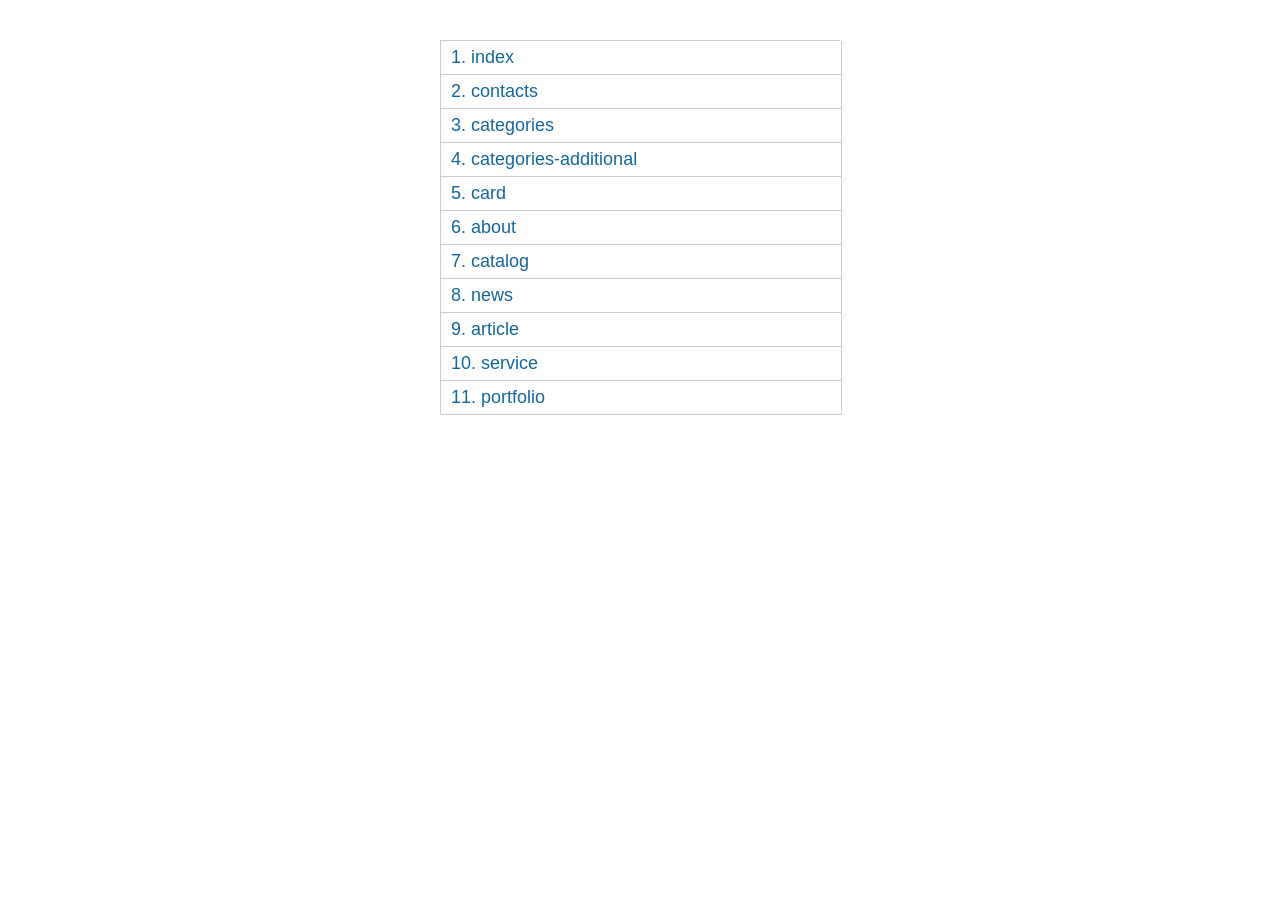
<file: map.html>
<!DOCTYPE html>
<!--[if lt IE 7]><html lang="ru" class="lt-ie9 lt-ie8 lt-ie7"><![endif]-->
<!--[if IE 7]><html lang="ru" class="lt-ie9 lt-ie8"><![endif]-->
<!--[if IE 8]><html lang="ru" class="lt-ie9"><![endif]-->
<!--[if gt IE 8]><!-->
<html lang="ru">
<!--<![endif]-->
<head>
	<meta charset="utf-8" />
	<title>Заголовок</title>
	<meta name="description" content="" />
	<meta http-equiv="X-UA-Compatible" content="IE=edge" />
	<meta name="viewport" content="width=device-width, initial-scale=1.0" />
</head>
<body> 

	<div class="wrapper"> 
		<div class="count_pages">
			<ul>
				<li><a href="index.html" target="_blanck">index</a></li>
				<li><a href="contacts.html" target="_blanck">contacts</a></li>
				<li><a href="categories.html" target="_blanck">categories</a></li>
				<li><a href="categories-additional.html" target="_blanck">categories-additional</a></li>
				<li><a href="card.html" target="_blanck">card</a></li>

				<li><a href="about.html" target="_blanck">about</a></li>
				<li><a href="catalog.html" target="_blanck">catalog</a></li>
				<li><a href="news.html" target="_blanck">news</a></li>
				<li><a href="article.html" target="_blanck">article</a></li>
				<li><a href="service.html" target="_blanck">service</a></li>
				<li><a href="portfolio.html" target="_blanck">portfolio</a></li>
			</ul>
		</div> 
	</div>   
      
	<style> 
		.count_pages a:before {
			counter-increment: list1;
			content: counter(list1) ". "; 
		}
		.count_pages li {
			list-style: none;
			margin-bottom: 0px;
			border: 1px solid #ccc;
			border-top: none;
			width: 100%;
		}
		.count_pages {
			margin: 0;
			width: 400px;
			margin: auto;
			font-family: sans-serif;
			margin-top: 40px;
			max-width: 100%;
			border-top: 1px solid #ccc;
			counter-reset: list1;
			margin-bottom: 40px;
		}
		.count_pages ul {
			margin: 0;
			padding: 0;
		}
		.count_pages a {
			font-size: 18px;
			color: #15669F;
			text-decoration: none;
			display: block;
			padding: 6px 10px;
		}
		.count_pages a:hover {
			text-decoration: underline;
		}
	</style>
</body>
</html>
</file>
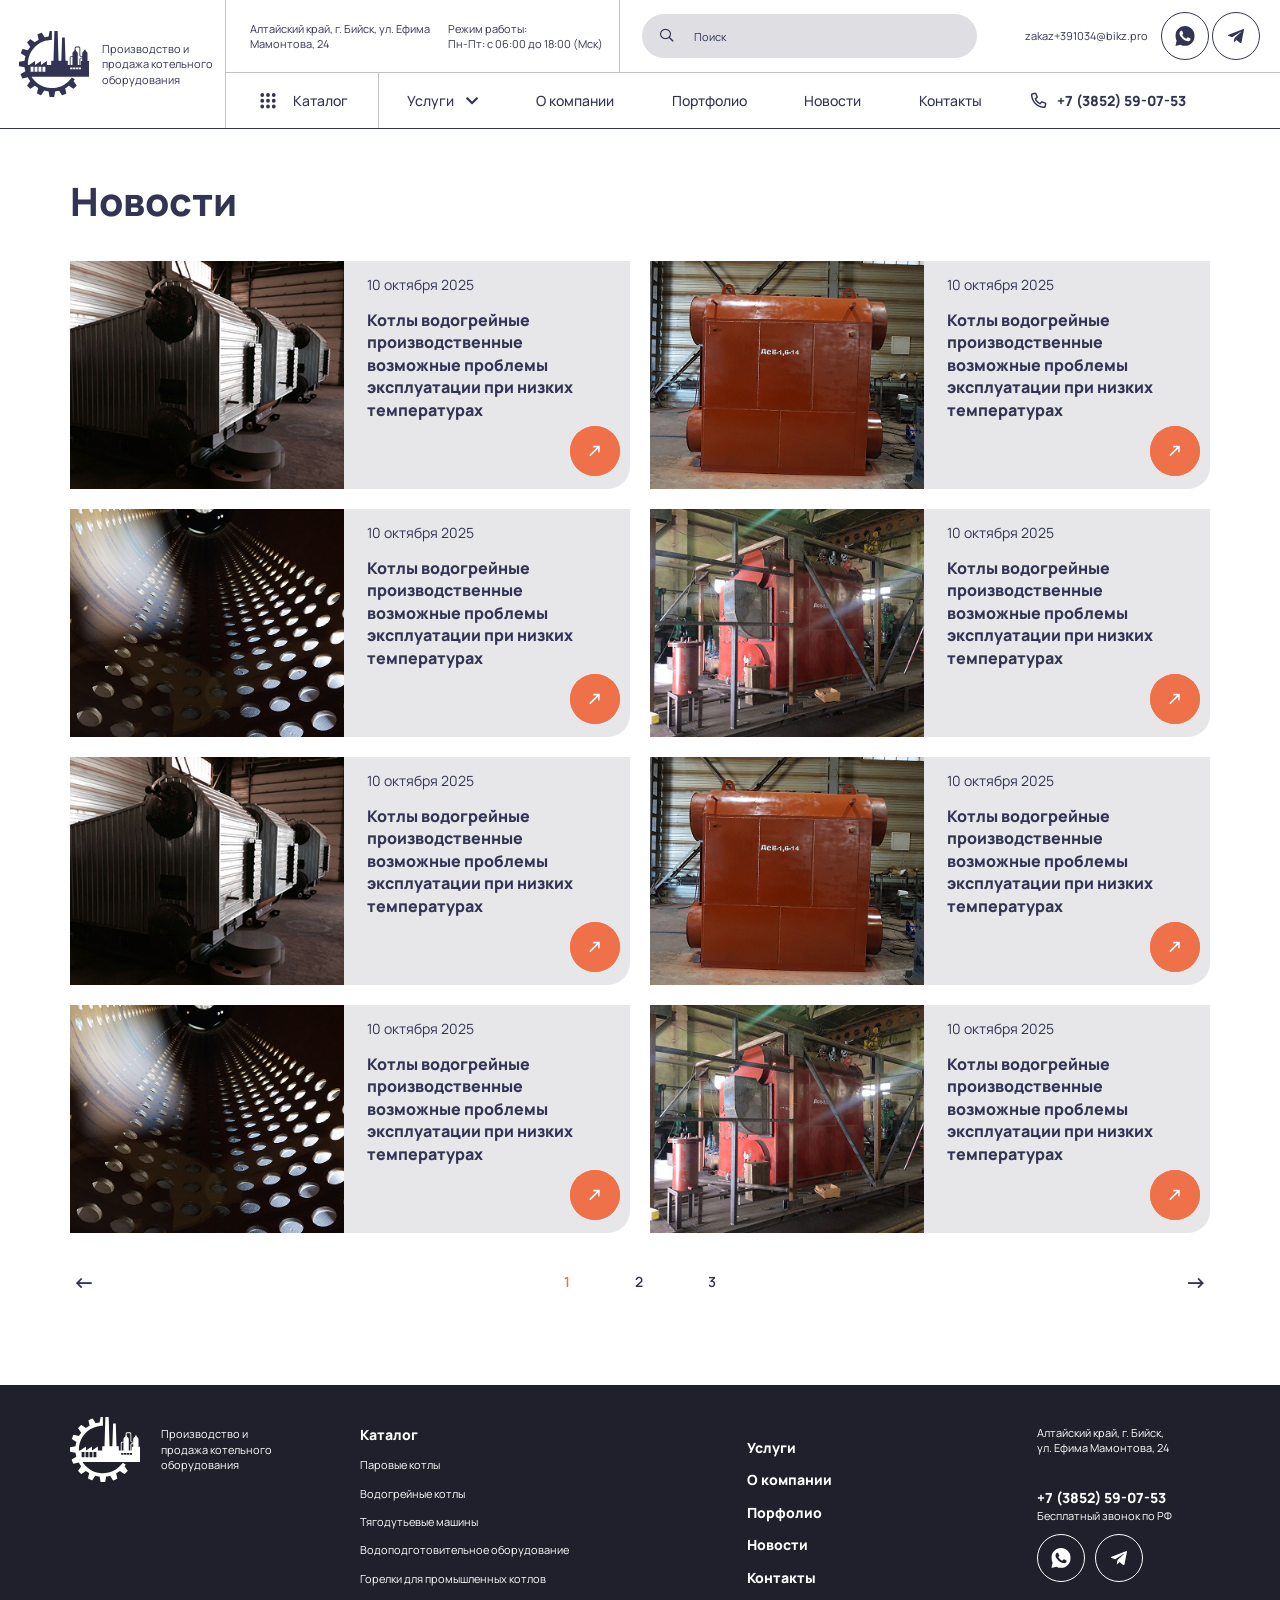
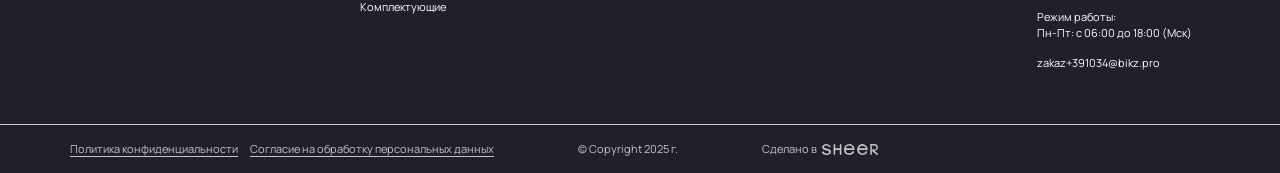
<file: news.html>
<!DOCTYPE html>
<!--[if lt IE 7]><html lang="ru" class="lt-ie9 lt-ie8 lt-ie7"><![endif]-->
<!--[if IE 7]><html lang="ru" class="lt-ie9 lt-ie8"><![endif]-->
<!--[if IE 8]><html lang="ru" class="lt-ie9"><![endif]-->
<!--[if gt IE 8]><!-->
<html lang="ru">
<!--<![endif]-->
<head>
	<meta charset="utf-8" />
	<title>Заголовок</title>
	<meta http-equiv="X-UA-Compatible" content="IE=edge" />
	<meta name="viewport" content="width=device-width, initial-scale=1, maximum-scale=1">
	<meta name="format-detection" content="telephone=no" />
	<link rel="shortcut icon" href="favicon.png" />
	<link rel="stylesheet" href="libs/bootstrap/bootstrap-grid.css" />
	<link rel="stylesheet" href="libs/fontawesome-free-5.12.0-web/css/all.min.css" />
	<link rel="stylesheet" href="libs/fancybox-master/dist/jquery.fancybox.min.css" />
	<link rel="stylesheet" href="libs/slick-1.5.9/slick/slick.css" />
	<link rel="stylesheet" href="css/fonts.css" />
	<link rel="stylesheet" href="css/main.css?ver=1.5" />
	<link rel="stylesheet" href="css/media.css?ver=1.5" />
</head>
<body>

	<div class="wrapper">

		<header class="header default">
			<div class="header__wrapper">
				<div class="sandwich">
					<div class="sw-topper"></div>
					<div class="sw-bottom"></div>
					<div class="sw-footer"></div>
				</div>
				<div class="header__logo">
					<a href="#" class="logo">
						<img src="img/logo.svg" alt="alt">
					</a>
					<div class="logo-descr">Производство и продажа котельного оборудования</div>
				</div>
				<div class="header__content">
					<div class="header__top">
						<div class="header__info">
							<div class="header__location">Алтайский край, г. Бийск, ул. Ефима Мамонтова, 24</div>
							<div class="header__time">Режим работы: <br>Пн-Пт: с 06:00 до 18:00 (Мск)</div>
						</div>
						<div class="form-search">
							<form>
								<input type="text" placeholder="Поиск" required>
								<div class="icon-search"><i class="far fa-search"></i></div>
							</form>
						</div>
						<div class="header__contacts">
							<a href="#" class="header__mail">zakaz+391034@bikz.pro</a>
							<ul class="socials-list">
								<li><a href="#" target="_blank"><img src="img/wp.svg" alt="alt"></a></li>
								<li><a href="#" target="_blank"><img src="img/tg.svg" alt="alt"></a></li>
							</ul>
						</div>
					</div>
					<div class="header__bottom">
						<div class="catalog-wrap">
							<a href="#" class="btn-catalog">
								<span class="btn-catalog__icon"></span>
								<span>Каталог</span>
							</a>
							<div class="catalog-dropdown">
								<ul>
									<li class="catalog-dropdown__haschild">
										<div class="close-dropdown"></div>
										<a href="#">Паровые котлы</a>
										<ul>
											<li class="catalog-dropdown__haschild">
												<div class="close-dropdown"></div>
												<a href="#">Паровые котлы Е-1,0-0,9</a>
												<ul>
													<li><a href="#">Котел на жидком топливе</a></li>
													<li><a href="#">Котел на каменном и буром угле</a></li>
												</ul>
											</li>
											<li class="catalog-dropdown__haschild">
												<div class="close-dropdown"></div>
												<a href="#">Паровые котлы ДСЕ</a>
												<ul>
													<li><a href="#">Котел на жидком топливе</a></li>
													<li><a href="#">Котел на каменном и буром угле</a></li>
												</ul>
											</li>
											<li class="catalog-dropdown__haschild">
												<div class="close-dropdown"></div>
												<a href="#">Паровые котлы ДЕ</a>
												<ul>
													<li><a href="#">Котел на жидком топливе</a></li>
													<li><a href="#">Котел на каменном и буром угле</a></li>
												</ul>
											</li>
											<li class="catalog-dropdown__haschild">
												<div class="close-dropdown"></div>
												<a href="#">Паровые котлы ДКВр</a>
												<ul>
													<li><a href="#">Котел на жидком топливе</a></li>
													<li><a href="#">Котел на каменном и буром угле</a></li>
												</ul>
											</li>
											<li class="catalog-dropdown__haschild">
												<div class="close-dropdown"></div>
												<a href="#">Паровые котлы КЕ</a>
												<ul>
													<li><a href="#">Котел на жидком топливе</a></li>
													<li><a href="#">Котел на каменном и буром угле</a></li>
												</ul>
											</li>
										</ul>
									</li>
									<li class="catalog-dropdown__haschild">
										<div class="close-dropdown"></div>
										<a href="#">Водогрейные котлы</a>
										<ul>
											<li class="catalog-dropdown__haschild">
												<div class="close-dropdown"></div>
												<a href="#">Водогрейные котлы Е-1,0-0,9</a>
												<ul>
													<li><a href="#">Котел на жидком топливе</a></li>
													<li><a href="#">Котел на каменном и буром угле</a></li>
												</ul>
											</li>
											<li class="catalog-dropdown__haschild">
												<div class="close-dropdown"></div>
												<a href="#">Водогрейные котлы ДСЕ</a>
												<ul>
													<li><a href="#">Котел на жидком топливе</a></li>
													<li><a href="#">Котел на каменном и буром угле</a></li>
												</ul>
											</li>
										</ul>
									</li>
									<li class="catalog-dropdown__haschild">
										<div class="close-dropdown"></div>
										<a href="#">Тягодутьевые машины</a>
										<ul>
											<li class="catalog-dropdown__haschild">
												<div class="close-dropdown"></div>
												<a href="#">Тягодутьевые машины</a>
												<ul>
													<li><a href="#">Котел на жидком топливе</a></li>
													<li><a href="#">Котел на каменном и буром угле</a></li>
												</ul>
											</li>
											<li class="catalog-dropdown__haschild">
												<div class="close-dropdown"></div>
												<a href="#">Тягодутьевые машины</a>
												<ul>
													<li><a href="#">Котел на жидком топливе</a></li>
													<li><a href="#">Котел на каменном и буром угле</a></li>
												</ul>
											</li>
										</ul>
									</li>
									<li class="catalog-dropdown__haschild">
										<div class="close-dropdown"></div>
										<a href="#">Водоподготовительное оборудование</a>
										<ul>
											<li class="catalog-dropdown__haschild">
												<div class="close-dropdown"></div>
												<a href="#">Водоподготовительное оборудование</a>
												<ul>
													<li><a href="#">Котел на жидком топливе</a></li>
													<li><a href="#">Котел на каменном и буром угле</a></li>
												</ul>
											</li>
											<li class="catalog-dropdown__haschild">
												<div class="close-dropdown"></div>
												<a href="#">Водоподготовительное оборудование</a>
												<ul>
													<li><a href="#">Котел на жидком топливе</a></li>
													<li><a href="#">Котел на каменном и буром угле</a></li>
												</ul>
											</li>
										</ul>
									</li>
									<li class="catalog-dropdown__haschild">
										<div class="close-dropdown"></div>
										<a href="#">Горелки для промышленных котлов</a>
										<ul>
											<li class="catalog-dropdown__haschild">
												<div class="close-dropdown"></div>
												<a href="#">Горелки для промышленных котлов</a>
												<ul>
													<li><a href="#">Котел на жидком топливе</a></li>
													<li><a href="#">Котел на каменном и буром угле</a></li>
												</ul>
											</li>
											<li class="catalog-dropdown__haschild">
												<div class="close-dropdown"></div>
												<a href="#">Горелки для промышленных котлов</a>
												<ul>
													<li><a href="#">Котел на жидком топливе</a></li>
													<li><a href="#">Котел на каменном и буром угле</a></li>
												</ul>
											</li>
										</ul>
									</li>
									<li class="catalog-dropdown__haschild">
										<div class="close-dropdown"></div>
										<a href="#">Котельно-вспомогательное оборудование</a>
										<ul>
											<li class="catalog-dropdown__haschild">
												<div class="close-dropdown"></div>
												<a href="#">Котельно-вспомогательное оборудование</a>
												<ul>
													<li><a href="#">Котел на жидком топливе</a></li>
													<li><a href="#">Котел на каменном и буром угле</a></li>
												</ul>
											</li>
											<li class="catalog-dropdown__haschild">
												<div class="close-dropdown"></div>
												<a href="#">Котельно-вспомогательное оборудование</a>
												<ul>
													<li><a href="#">Котел на жидком топливе</a></li>
													<li><a href="#">Котел на каменном и буром угле</a></li>
												</ul>
											</li>
										</ul>
									</li>
								</ul>
							</div>
						</div>
						<nav class="menu">
							<ul>
								<li class="menu__haschild">
									<a href="#">Услуги</a>
									<i class="fas fa-chevron-down"></i>
									<ul>
										<li><a href="#">Проектирование</a></li>
										<li><a href="#">Монтажные работы</a></li>
										<li><a href="#">Обмуровочные работы</a></li>
										<li><a href="#">Монтаж и наладка КИПиА</a></li>
										<li><a href="#">Пусконаладочные работы</a></li>
									</ul>
								</li>
								<li><a href="#">О компании</a></li>
								<li><a href="#">Портфолио</a></li>
								<li><a href="#">Новости</a></li>
								<li><a href="#">Контакты</a></li>
							</ul>
						</nav>
						<div class="header__phone">
							<a href="tel:+73852590753"><i class="far fa-phone-alt"></i> +7 (3852) 59-07-53</a>
						</div>
					</div>
				</div>
				<a href="tel:+73852590753" class="phone-mob"><i class="far fa-phone-alt"></i></a>
			</div>
			<div class="menu-overlay"></div>
		</header>

		<section class="page-news">
			<div class="container">
				<h1 class="title-section">Новости</h1>
				<div class="row row_main">
					<div class="col-lg-6">
						<a class="item-news">
							<span class="item-news__image">
								<img src="img/news1.jpg" alt="alt">
							</span>
							<span class="item-news__content">
								<span class="item-news__date">10 октября 2025</span>
								<span class="item-news__title">Котлы водогрейные производственные возможные проблемы эксплуатации при низких температурах</span>
								<span class="btn-arrow"><i class="far fa-long-arrow-right"></i></span>
							</span>
						</a>
					</div>
					<div class="col-lg-6">
						<a class="item-news">
							<span class="item-news__image">
								<img src="img/news2.jpg" alt="alt">
							</span>
							<span class="item-news__content">
								<span class="item-news__date">10 октября 2025</span>
								<span class="item-news__title">Котлы водогрейные производственные возможные проблемы эксплуатации при низких температурах</span>
								<span class="btn-arrow"><i class="far fa-long-arrow-right"></i></span>
							</span>
						</a>
					</div>
					<div class="col-lg-6">
						<a class="item-news">
							<span class="item-news__image">
								<img src="img/news3.jpg" alt="alt">
							</span>
							<span class="item-news__content">
								<span class="item-news__date">10 октября 2025</span>
								<span class="item-news__title">Котлы водогрейные производственные возможные проблемы эксплуатации при низких температурах</span>
								<span class="btn-arrow"><i class="far fa-long-arrow-right"></i></span>
							</span>
						</a>
					</div>
					<div class="col-lg-6">
						<a class="item-news">
							<span class="item-news__image">
								<img src="img/news4.jpg" alt="alt">
							</span>
							<span class="item-news__content">
								<span class="item-news__date">10 октября 2025</span>
								<span class="item-news__title">Котлы водогрейные производственные возможные проблемы эксплуатации при низких температурах</span>
								<span class="btn-arrow"><i class="far fa-long-arrow-right"></i></span>
							</span>
						</a>
					</div>
					<div class="col-lg-6">
						<a class="item-news">
							<span class="item-news__image">
								<img src="img/news1.jpg" alt="alt">
							</span>
							<span class="item-news__content">
								<span class="item-news__date">10 октября 2025</span>
								<span class="item-news__title">Котлы водогрейные производственные возможные проблемы эксплуатации при низких температурах</span>
								<span class="btn-arrow"><i class="far fa-long-arrow-right"></i></span>
							</span>
						</a>
					</div>
					<div class="col-lg-6">
						<a class="item-news">
							<span class="item-news__image">
								<img src="img/news2.jpg" alt="alt">
							</span>
							<span class="item-news__content">
								<span class="item-news__date">10 октября 2025</span>
								<span class="item-news__title">Котлы водогрейные производственные возможные проблемы эксплуатации при низких температурах</span>
								<span class="btn-arrow"><i class="far fa-long-arrow-right"></i></span>
							</span>
						</a>
					</div>
					<div class="col-lg-6">
						<a class="item-news">
							<span class="item-news__image">
								<img src="img/news3.jpg" alt="alt">
							</span>
							<span class="item-news__content">
								<span class="item-news__date">10 октября 2025</span>
								<span class="item-news__title">Котлы водогрейные производственные возможные проблемы эксплуатации при низких температурах</span>
								<span class="btn-arrow"><i class="far fa-long-arrow-right"></i></span>
							</span>
						</a>
					</div>
					<div class="col-lg-6">
						<a class="item-news">
							<span class="item-news__image">
								<img src="img/news4.jpg" alt="alt">
							</span>
							<span class="item-news__content">
								<span class="item-news__date">10 октября 2025</span>
								<span class="item-news__title">Котлы водогрейные производственные возможные проблемы эксплуатации при низких температурах</span>
								<span class="btn-arrow"><i class="far fa-long-arrow-right"></i></span>
							</span>
						</a>
					</div>
				</div>
				<div class="pager">
					<a class="prev page-numbers" href="#"><i class="far fa-long-arrow-left"></i></a>
					<span aria-current="page" class="page-numbers current" href="#">1</span> 
					<a class="page-numbers" href="#">2</a> 
					<a class="page-numbers" href="#">3</a> 
					<a class="next page-numbers" href="#"><i class="far fa-long-arrow-right"></i></a>
				</div>
			</div>
		</section>

		<footer class="footer">
			<div class="container">
				<div class="row">
					<div class="col-lg-3">
						<div class="footer__logo">
							<a href="#" class="logo">
								<img src="img/logo2.svg" alt="alt">
							</a>
							<div class="logo-descr">Производство и продажа котельного оборудования</div>
						</div>
					</div>
					<div class="col-lg-4 col-6">
						<div class="footer__title">Каталог</div>
						<ul class="footer__nav">
							<li><a href="#">Паровые котлы</a></li>
							<li><a href="#">Водогрейные котлы</a></li>
							<li><a href="#">Тягодутьевые машины</a></li>
							<li><a href="#">Водоподготовительное оборудование</a></li>
							<li><a href="#">Горелки для промышленных котлов</a></li>
							<li><a href="#">Комплектующие</a></li>
						</ul>
					</div>
					<div class="col-lg-3 col-6">
						<ul class="footer__nav footer__nav_big">
							<li><a href="#">Услуги</a></li>
							<li><a href="#">О компании</a></li>
							<li><a href="#">Порфолио</a></li>
							<li><a href="#">Новости</a></li>
							<li><a href="#">Контакты</a></li>
						</ul>
					</div>
					<div class="col-lg-2">
						<div class="footer__location">Алтайский край, г. Бийск, <br>ул. Ефима Мамонтова, 24</div>
						<a href="tel:+73852590753" class="footer__phone">+7 (3852) 59-07-53</a>
						<p>Бесплатный звонок по РФ</p>
						<ul class="socials-list">
							<li><a href="#" target="_blank"><img src="img/wp.svg" alt="alt"></a></li>
							<li><a href="#" target="_blank"><img src="img/tg.svg" alt="alt"></a></li>
						</ul>
						<div class="footer__time">Режим работы: <br>Пн-Пт: с 06:00 до 18:00 (Мск)</div>
						<a href="mailto:zakaz+391034@bikz.pro" class="footer__email">zakaz+391034@bikz.pro</a>
					</div>
				</div>
			</div>
			<div class="footer__bottom">
				<div class="container">
					<div class="footer__wrapper">
						<div class="footer__links">
							<a href="#">Политика конфиденциальности</a>
							<a href="#">Согласие на обработку персональных данных</a>
						</div>
						<div class="copyright">© Copyright 2025 г.</div>
						<div class="create">Сделано в <a href="#" target="_blank"><img src="img/sheer.svg" alt="alt"></a></div>
					</div>
				</div>
			</div>
		</footer>
		<div class="scroll-top default"><i class="far fa-long-arrow-up"></i></div>
		
	</div>

	<div id="modal-callback" class="modal-block">
		<div class="modal-wrap">
			<h2 class="title-middle">Остались вопросы? <br>Мы свяжемся с вами</h2>
			<form>
				<div class="item-form">
					<input type="text" placeholder="ФИО" required>
				</div>
				<div class="item-form">
					<input type="email" placeholder="Почта" inputmode="email" required>
				</div>
				<div class="item-form">
					<input type="tel" placeholder="+7 (___) ___-__-__" class="input-phone" inputmode="tel" required>
				</div>
				<div class="item-form">
					<input type="text" placeholder="Ваш вопрос" required>
				</div>
				<input type="submit" value="Отправить" class="btn-main">
				<div class="checkbox">
					<label>
						<input type="checkbox" required checked />
						<span>Я даю согласие на обработку моих персональных данных ООО «БийскКотлоСтрой» (ИНН 910206342908) в целях обработки заявки и обратной связи. Политика конфиденциальности — <a href="#">по ссылке</a></span>
					</label>
				</div>
			</form>
		</div>
	</div>

	<div id="modal-estimate" class="modal-block">
		<div class="modal-wrap">
			<h2 class="title-middle">Получить смету</h2>
			<form>
				<div class="item-form">
					<input type="text" placeholder="ФИО" required>
				</div>
				<div class="item-form">
					<input type="email" placeholder="Почта" inputmode="email" required>
				</div>
				<div class="item-form">
					<input type="tel" placeholder="+7 (___) ___-__-__" class="input-phone" inputmode="tel" required>
				</div>
				<div class="item-form">
					<input type="text" placeholder="Ваш вопрос" required>
				</div>
				<input type="submit" value="Отправить" class="btn-main">
				<div class="checkbox">
					<label>
						<input type="checkbox" required checked />
						<span>Я даю согласие на обработку моих персональных данных ООО «БийскКотлоСтрой» (ИНН 910206342908) в целях обработки заявки и обратной связи. Политика конфиденциальности — <a href="#">по ссылке</a></span>
					</label>
				</div>
			</form>
		</div>
	</div>

	<div id="modal-estimate" class="modal-block">
		<div class="modal-wrap">
			<h2 class="title-middle">Получить смету</h2>
			<form>
				<div class="item-form">
					<input type="text" placeholder="ФИО" required>
				</div>
				<div class="item-form">
					<input type="email" placeholder="Почта" inputmode="email" required>
				</div>
				<div class="item-form">
					<input type="tel" placeholder="+7 (___) ___-__-__" class="input-phone" inputmode="tel" required>
				</div>
				<div class="item-form">
					<input type="text" placeholder="Ваш вопрос" required>
				</div>
				<input type="submit" value="Отправить" class="btn-main">
				<div class="checkbox">
					<label>
						<input type="checkbox" required checked />
						<span>Я даю согласие на обработку моих персональных данных ООО «БийскКотлоСтрой» (ИНН 910206342908) в целях обработки заявки и обратной связи. Политика конфиденциальности — <a href="#">по ссылке</a></span>
					</label>
				</div>
			</form>
		</div>
	</div>


	<script src="libs/jquery/jquery-3.6.0.min.js"></script>
	<script src="libs/fancybox-master/dist/jquery.fancybox.min.js"></script>
	<script src="libs/slick-1.5.9/slick/slick.min.js"></script>
	<script src="libs/mask/jquery.maskedinput.js"></script>
	<script src="libs/jQueryFormStyler-master/jquery.formstyler.min.js"></script>
	<script src="js/common.js?ver=1.5"></script>
	<!-- Yandex.Metrika counter --><!-- /Yandex.Metrika counter -->
	<!-- Google Analytics counter --><!-- /Google Analytics counter -->
</body>
</html>
</file>
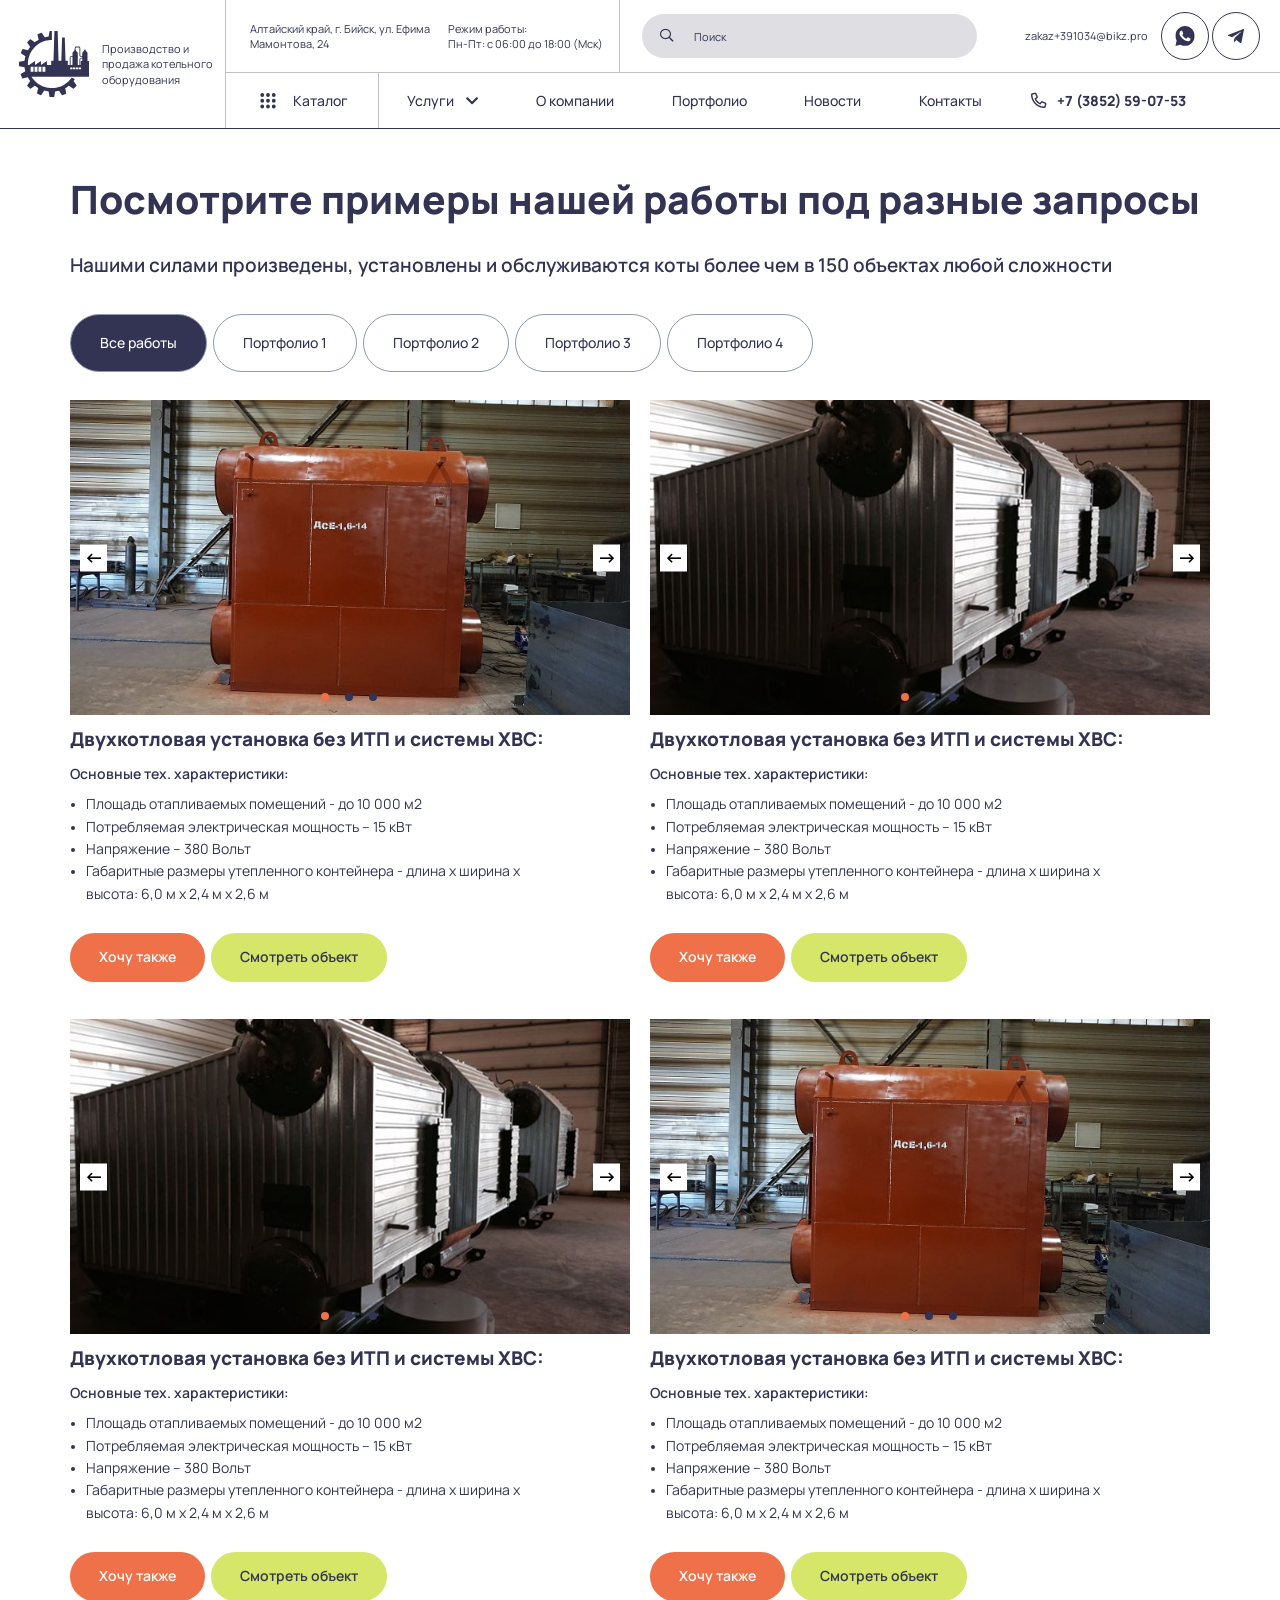
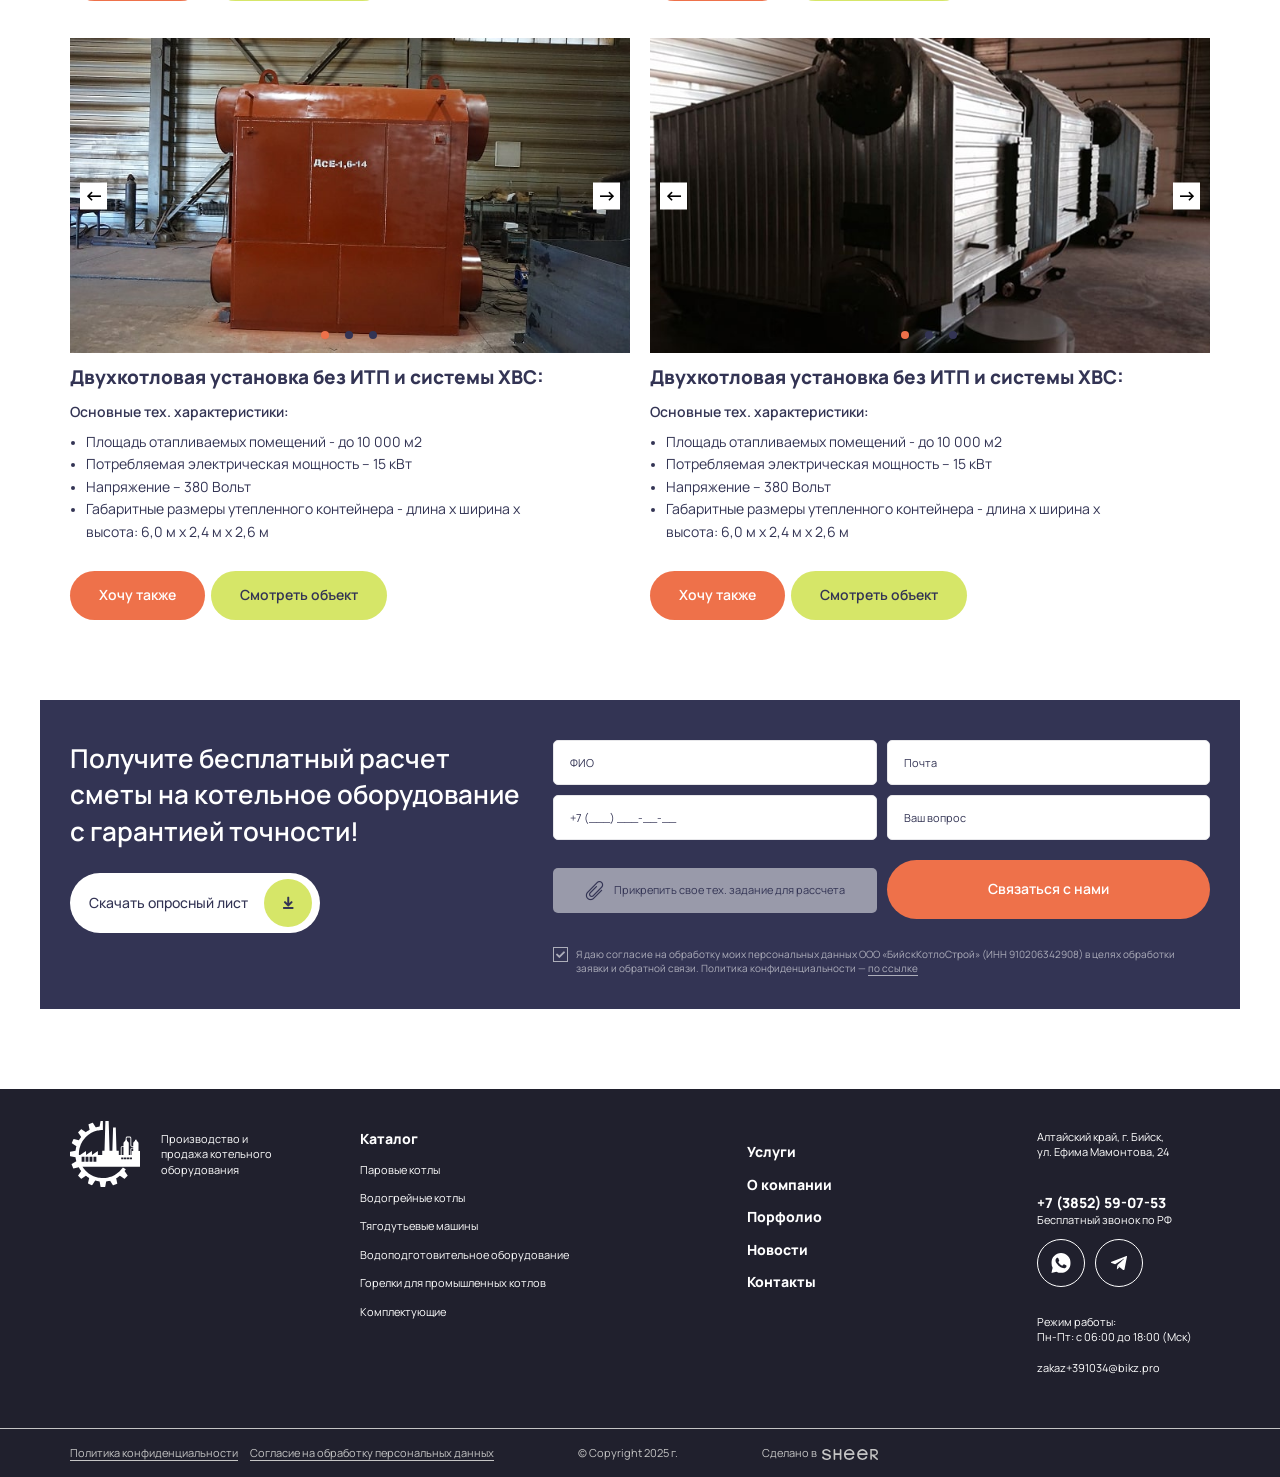
<file: portfolio.html>
<!DOCTYPE html>
<!--[if lt IE 7]><html lang="ru" class="lt-ie9 lt-ie8 lt-ie7"><![endif]-->
<!--[if IE 7]><html lang="ru" class="lt-ie9 lt-ie8"><![endif]-->
<!--[if IE 8]><html lang="ru" class="lt-ie9"><![endif]-->
<!--[if gt IE 8]><!-->
<html lang="ru">
<!--<![endif]-->
<head>
	<meta charset="utf-8" />
	<title>Заголовок</title>
	<meta http-equiv="X-UA-Compatible" content="IE=edge" />
	<meta name="viewport" content="width=device-width, initial-scale=1, maximum-scale=1">
	<meta name="format-detection" content="telephone=no" />
	<link rel="shortcut icon" href="favicon.png" />
	<link rel="stylesheet" href="libs/bootstrap/bootstrap-grid.css" />
	<link rel="stylesheet" href="libs/fontawesome-free-5.12.0-web/css/all.min.css" />
	<link rel="stylesheet" href="libs/fancybox-master/dist/jquery.fancybox.min.css" />
	<link rel="stylesheet" href="libs/slick-1.5.9/slick/slick.css" />
	<link rel="stylesheet" href="css/fonts.css" />
	<link rel="stylesheet" href="css/main.css?ver=1.5" />
	<link rel="stylesheet" href="css/media.css?ver=1.5" />
</head>
<body>

	<div class="wrapper">

		<header class="header default">
			<div class="header__wrapper">
				<div class="sandwich">
					<div class="sw-topper"></div>
					<div class="sw-bottom"></div>
					<div class="sw-footer"></div>
				</div>
				<div class="header__logo">
					<a href="#" class="logo">
						<img src="img/logo.svg" alt="alt">
					</a>
					<div class="logo-descr">Производство и продажа котельного оборудования</div>
				</div>
				<div class="header__content">
					<div class="header__top">
						<div class="header__info">
							<div class="header__location">Алтайский край, г. Бийск, ул. Ефима Мамонтова, 24</div>
							<div class="header__time">Режим работы: <br>Пн-Пт: с 06:00 до 18:00 (Мск)</div>
						</div>
						<div class="form-search">
							<form>
								<input type="text" placeholder="Поиск" required>
								<div class="icon-search"><i class="far fa-search"></i></div>
							</form>
						</div>
						<div class="header__contacts">
							<a href="#" class="header__mail">zakaz+391034@bikz.pro</a>
							<ul class="socials-list">
								<li><a href="#" target="_blank"><img src="img/wp.svg" alt="alt"></a></li>
								<li><a href="#" target="_blank"><img src="img/tg.svg" alt="alt"></a></li>
							</ul>
						</div>
					</div>
					<div class="header__bottom">
						<div class="catalog-wrap">
							<a href="#" class="btn-catalog">
								<span class="btn-catalog__icon"></span>
								<span>Каталог</span>
							</a>
							<div class="catalog-dropdown">
								<ul>
									<li class="catalog-dropdown__haschild">
										<div class="close-dropdown"></div>
										<a href="#">Паровые котлы</a>
										<ul>
											<li class="catalog-dropdown__haschild">
												<div class="close-dropdown"></div>
												<a href="#">Паровые котлы Е-1,0-0,9</a>
												<ul>
													<li><a href="#">Котел на жидком топливе</a></li>
													<li><a href="#">Котел на каменном и буром угле</a></li>
												</ul>
											</li>
											<li class="catalog-dropdown__haschild">
												<div class="close-dropdown"></div>
												<a href="#">Паровые котлы ДСЕ</a>
												<ul>
													<li><a href="#">Котел на жидком топливе</a></li>
													<li><a href="#">Котел на каменном и буром угле</a></li>
												</ul>
											</li>
											<li class="catalog-dropdown__haschild">
												<div class="close-dropdown"></div>
												<a href="#">Паровые котлы ДЕ</a>
												<ul>
													<li><a href="#">Котел на жидком топливе</a></li>
													<li><a href="#">Котел на каменном и буром угле</a></li>
												</ul>
											</li>
											<li class="catalog-dropdown__haschild">
												<div class="close-dropdown"></div>
												<a href="#">Паровые котлы ДКВр</a>
												<ul>
													<li><a href="#">Котел на жидком топливе</a></li>
													<li><a href="#">Котел на каменном и буром угле</a></li>
												</ul>
											</li>
											<li class="catalog-dropdown__haschild">
												<div class="close-dropdown"></div>
												<a href="#">Паровые котлы КЕ</a>
												<ul>
													<li><a href="#">Котел на жидком топливе</a></li>
													<li><a href="#">Котел на каменном и буром угле</a></li>
												</ul>
											</li>
										</ul>
									</li>
									<li class="catalog-dropdown__haschild">
										<div class="close-dropdown"></div>
										<a href="#">Водогрейные котлы</a>
										<ul>
											<li class="catalog-dropdown__haschild">
												<div class="close-dropdown"></div>
												<a href="#">Водогрейные котлы Е-1,0-0,9</a>
												<ul>
													<li><a href="#">Котел на жидком топливе</a></li>
													<li><a href="#">Котел на каменном и буром угле</a></li>
												</ul>
											</li>
											<li class="catalog-dropdown__haschild">
												<div class="close-dropdown"></div>
												<a href="#">Водогрейные котлы ДСЕ</a>
												<ul>
													<li><a href="#">Котел на жидком топливе</a></li>
													<li><a href="#">Котел на каменном и буром угле</a></li>
												</ul>
											</li>
										</ul>
									</li>
									<li class="catalog-dropdown__haschild">
										<div class="close-dropdown"></div>
										<a href="#">Тягодутьевые машины</a>
										<ul>
											<li class="catalog-dropdown__haschild">
												<div class="close-dropdown"></div>
												<a href="#">Тягодутьевые машины</a>
												<ul>
													<li><a href="#">Котел на жидком топливе</a></li>
													<li><a href="#">Котел на каменном и буром угле</a></li>
												</ul>
											</li>
											<li class="catalog-dropdown__haschild">
												<div class="close-dropdown"></div>
												<a href="#">Тягодутьевые машины</a>
												<ul>
													<li><a href="#">Котел на жидком топливе</a></li>
													<li><a href="#">Котел на каменном и буром угле</a></li>
												</ul>
											</li>
										</ul>
									</li>
									<li class="catalog-dropdown__haschild">
										<div class="close-dropdown"></div>
										<a href="#">Водоподготовительное оборудование</a>
										<ul>
											<li class="catalog-dropdown__haschild">
												<div class="close-dropdown"></div>
												<a href="#">Водоподготовительное оборудование</a>
												<ul>
													<li><a href="#">Котел на жидком топливе</a></li>
													<li><a href="#">Котел на каменном и буром угле</a></li>
												</ul>
											</li>
											<li class="catalog-dropdown__haschild">
												<div class="close-dropdown"></div>
												<a href="#">Водоподготовительное оборудование</a>
												<ul>
													<li><a href="#">Котел на жидком топливе</a></li>
													<li><a href="#">Котел на каменном и буром угле</a></li>
												</ul>
											</li>
										</ul>
									</li>
									<li class="catalog-dropdown__haschild">
										<div class="close-dropdown"></div>
										<a href="#">Горелки для промышленных котлов</a>
										<ul>
											<li class="catalog-dropdown__haschild">
												<div class="close-dropdown"></div>
												<a href="#">Горелки для промышленных котлов</a>
												<ul>
													<li><a href="#">Котел на жидком топливе</a></li>
													<li><a href="#">Котел на каменном и буром угле</a></li>
												</ul>
											</li>
											<li class="catalog-dropdown__haschild">
												<div class="close-dropdown"></div>
												<a href="#">Горелки для промышленных котлов</a>
												<ul>
													<li><a href="#">Котел на жидком топливе</a></li>
													<li><a href="#">Котел на каменном и буром угле</a></li>
												</ul>
											</li>
										</ul>
									</li>
									<li class="catalog-dropdown__haschild">
										<div class="close-dropdown"></div>
										<a href="#">Котельно-вспомогательное оборудование</a>
										<ul>
											<li class="catalog-dropdown__haschild">
												<div class="close-dropdown"></div>
												<a href="#">Котельно-вспомогательное оборудование</a>
												<ul>
													<li><a href="#">Котел на жидком топливе</a></li>
													<li><a href="#">Котел на каменном и буром угле</a></li>
												</ul>
											</li>
											<li class="catalog-dropdown__haschild">
												<div class="close-dropdown"></div>
												<a href="#">Котельно-вспомогательное оборудование</a>
												<ul>
													<li><a href="#">Котел на жидком топливе</a></li>
													<li><a href="#">Котел на каменном и буром угле</a></li>
												</ul>
											</li>
										</ul>
									</li>
								</ul>
							</div>
						</div>
						<nav class="menu">
							<ul>
								<li class="menu__haschild">
									<a href="#">Услуги</a>
									<i class="fas fa-chevron-down"></i>
									<ul>
										<li><a href="#">Проектирование</a></li>
										<li><a href="#">Монтажные работы</a></li>
										<li><a href="#">Обмуровочные работы</a></li>
										<li><a href="#">Монтаж и наладка КИПиА</a></li>
										<li><a href="#">Пусконаладочные работы</a></li>
									</ul>
								</li>
								<li><a href="#">О компании</a></li>
								<li><a href="#">Портфолио</a></li>
								<li><a href="#">Новости</a></li>
								<li><a href="#">Контакты</a></li>
							</ul>
						</nav>
						<div class="header__phone">
							<a href="tel:+73852590753"><i class="far fa-phone-alt"></i> +7 (3852) 59-07-53</a>
						</div>
					</div>
				</div>
				<a href="tel:+73852590753" class="phone-mob"><i class="far fa-phone-alt"></i></a>
			</div>
			<div class="menu-overlay"></div>
		</header>

		<section class="page-portfolio">
			<div class="container">
				<h1 class="title-section">Посмотрите примеры нашей работы под разные запросы</h1>
				<div class="descr-section">Нашими силами произведены, установлены и обслуживаются коты более чем в 150 объектах любой сложности</div>
				<ul class="tabs">
					<li class="active"><a href="#tab_portfolio1">Все работы</a></li>
					<li><a href="#tab_portfolio2">Портфолио 1</a></li>
					<li><a href="#tab_portfolio3">Портфолио 2</a></li>
					<li><a href="#tab_portfolio4">Портфолио 3</a></li>
					<li><a href="#tab_portfolio5">Портфолио 4</a></li>
				</ul>
				<div class="tab-container">
					<div class="tab-pane" id="tab_portfolio1">
						<div class="row row_portfolio">
							<div class="col-lg-6">
								<div class="item-portfolio">
									<div class="item-portfolio__slider">
										<div>
											<div class="item-portfolio__image">
												<img src="img/portfolio1.jpg" alt="alt">
											</div>
										</div>
										<div>
											<div class="item-portfolio__image">
												<img src="img/portfolio1.jpg" alt="alt">
											</div>
										</div>
										<div>
											<div class="item-portfolio__image">
												<img src="img/portfolio1.jpg" alt="alt">
											</div>
										</div>
									</div>
									<a href="#" class="item-portfolio__title">Двухкотловая установка без ИТП и системы ХВС:</a>
									<div class="item-portfolio__text">
										<p><strong>Основные тех. характеристики:</strong></p>
										<ul>
											<li>Площадь отапливаемых помещений - до 10 000 м2</li>
											<li>Потребляемая электрическая мощность – 15 кВт</li>
											<li>Напряжение – 380 Вольт</li>
											<li>Габаритные размеры утепленного контейнера - длина х ширина х высота: 6,0 м х 2,4 м х 2,6 м</li>
										</ul>
									</div>
									<div class="item-portfolio__buttons">
										<a href="#" class="btn-main">Хочу также</a>
										<a href="#" class="btn-main btn-main_primary">Смотреть объект</a>
									</div>
								</div>
							</div>
							<div class="col-lg-6">
								<div class="item-portfolio">
									<div class="item-portfolio__slider">
										<div>
											<div class="item-portfolio__image">
												<img src="img/portfolio2.jpg" alt="alt">
											</div>
										</div>
										<div>
											<div class="item-portfolio__image">
												<img src="img/portfolio2.jpg" alt="alt">
											</div>
										</div>
										<div>
											<div class="item-portfolio__image">
												<img src="img/portfolio2.jpg" alt="alt">
											</div>
										</div>
									</div>
									<a href="#" class="item-portfolio__title">Двухкотловая установка без ИТП и системы ХВС:</a>
									<div class="item-portfolio__text">
										<p><strong>Основные тех. характеристики:</strong></p>
										<ul>
											<li>Площадь отапливаемых помещений - до 10 000 м2</li>
											<li>Потребляемая электрическая мощность – 15 кВт</li>
											<li>Напряжение – 380 Вольт</li>
											<li>Габаритные размеры утепленного контейнера - длина х ширина х высота: 6,0 м х 2,4 м х 2,6 м</li>
										</ul>
									</div>
									<div class="item-portfolio__buttons">
										<a href="#" class="btn-main">Хочу также</a>
										<a href="#" class="btn-main btn-main_primary">Смотреть объект</a>
									</div>
								</div>
							</div>
							<div class="col-lg-6">
								<div class="item-portfolio">
									<div class="item-portfolio__slider">
										<div>
											<div class="item-portfolio__image">
												<img src="img/portfolio2.jpg" alt="alt">
											</div>
										</div>
										<div>
											<div class="item-portfolio__image">
												<img src="img/portfolio2.jpg" alt="alt">
											</div>
										</div>
										<div>
											<div class="item-portfolio__image">
												<img src="img/portfolio2.jpg" alt="alt">
											</div>
										</div>
									</div>
									<a href="#" class="item-portfolio__title">Двухкотловая установка без ИТП и системы ХВС:</a>
									<div class="item-portfolio__text">
										<p><strong>Основные тех. характеристики:</strong></p>
										<ul>
											<li>Площадь отапливаемых помещений - до 10 000 м2</li>
											<li>Потребляемая электрическая мощность – 15 кВт</li>
											<li>Напряжение – 380 Вольт</li>
											<li>Габаритные размеры утепленного контейнера - длина х ширина х высота: 6,0 м х 2,4 м х 2,6 м</li>
										</ul>
									</div>
									<div class="item-portfolio__buttons">
										<a href="#" class="btn-main">Хочу также</a>
										<a href="#" class="btn-main btn-main_primary">Смотреть объект</a>
									</div>
								</div>
							</div>
							<div class="col-lg-6">
								<div class="item-portfolio">
									<div class="item-portfolio__slider">
										<div>
											<div class="item-portfolio__image">
												<img src="img/portfolio1.jpg" alt="alt">
											</div>
										</div>
										<div>
											<div class="item-portfolio__image">
												<img src="img/portfolio1.jpg" alt="alt">
											</div>
										</div>
										<div>
											<div class="item-portfolio__image">
												<img src="img/portfolio1.jpg" alt="alt">
											</div>
										</div>
									</div>
									<a href="#" class="item-portfolio__title">Двухкотловая установка без ИТП и системы ХВС:</a>
									<div class="item-portfolio__text">
										<p><strong>Основные тех. характеристики:</strong></p>
										<ul>
											<li>Площадь отапливаемых помещений - до 10 000 м2</li>
											<li>Потребляемая электрическая мощность – 15 кВт</li>
											<li>Напряжение – 380 Вольт</li>
											<li>Габаритные размеры утепленного контейнера - длина х ширина х высота: 6,0 м х 2,4 м х 2,6 м</li>
										</ul>
									</div>
									<div class="item-portfolio__buttons">
										<a href="#" class="btn-main">Хочу также</a>
										<a href="#" class="btn-main btn-main_primary">Смотреть объект</a>
									</div>
								</div>
							</div>
							<div class="col-lg-6">
								<div class="item-portfolio">
									<div class="item-portfolio__slider">
										<div>
											<div class="item-portfolio__image">
												<img src="img/portfolio1.jpg" alt="alt">
											</div>
										</div>
										<div>
											<div class="item-portfolio__image">
												<img src="img/portfolio1.jpg" alt="alt">
											</div>
										</div>
										<div>
											<div class="item-portfolio__image">
												<img src="img/portfolio1.jpg" alt="alt">
											</div>
										</div>
									</div>
									<a href="#" class="item-portfolio__title">Двухкотловая установка без ИТП и системы ХВС:</a>
									<div class="item-portfolio__text">
										<p><strong>Основные тех. характеристики:</strong></p>
										<ul>
											<li>Площадь отапливаемых помещений - до 10 000 м2</li>
											<li>Потребляемая электрическая мощность – 15 кВт</li>
											<li>Напряжение – 380 Вольт</li>
											<li>Габаритные размеры утепленного контейнера - длина х ширина х высота: 6,0 м х 2,4 м х 2,6 м</li>
										</ul>
									</div>
									<div class="item-portfolio__buttons">
										<a href="#" class="btn-main">Хочу также</a>
										<a href="#" class="btn-main btn-main_primary">Смотреть объект</a>
									</div>
								</div>
							</div>
							<div class="col-lg-6">
								<div class="item-portfolio">
									<div class="item-portfolio__slider">
										<div>
											<div class="item-portfolio__image">
												<img src="img/portfolio2.jpg" alt="alt">
											</div>
										</div>
										<div>
											<div class="item-portfolio__image">
												<img src="img/portfolio2.jpg" alt="alt">
											</div>
										</div>
										<div>
											<div class="item-portfolio__image">
												<img src="img/portfolio2.jpg" alt="alt">
											</div>
										</div>
									</div>
									<a href="#" class="item-portfolio__title">Двухкотловая установка без ИТП и системы ХВС:</a>
									<div class="item-portfolio__text">
										<p><strong>Основные тех. характеристики:</strong></p>
										<ul>
											<li>Площадь отапливаемых помещений - до 10 000 м2</li>
											<li>Потребляемая электрическая мощность – 15 кВт</li>
											<li>Напряжение – 380 Вольт</li>
											<li>Габаритные размеры утепленного контейнера - длина х ширина х высота: 6,0 м х 2,4 м х 2,6 м</li>
										</ul>
									</div>
									<div class="item-portfolio__buttons">
										<a href="#" class="btn-main">Хочу также</a>
										<a href="#" class="btn-main btn-main_primary">Смотреть объект</a>
									</div>
								</div>
							</div>
						</div>
					</div>
					<div class="tab-pane" id="tab_portfolio2">
						<div class="row row_portfolio">
							<div class="col-lg-6">
								<div class="item-portfolio">
									<div class="item-portfolio__slider">
										<div>
											<div class="item-portfolio__image">
												<img src="img/portfolio1.jpg" alt="alt">
											</div>
										</div>
										<div>
											<div class="item-portfolio__image">
												<img src="img/portfolio1.jpg" alt="alt">
											</div>
										</div>
										<div>
											<div class="item-portfolio__image">
												<img src="img/portfolio1.jpg" alt="alt">
											</div>
										</div>
									</div>
									<a href="#" class="item-portfolio__title">Двухкотловая установка без ИТП и системы ХВС:</a>
									<div class="item-portfolio__text">
										<p><strong>Основные тех. характеристики:</strong></p>
										<ul>
											<li>Площадь отапливаемых помещений - до 10 000 м2</li>
											<li>Потребляемая электрическая мощность – 15 кВт</li>
											<li>Напряжение – 380 Вольт</li>
											<li>Габаритные размеры утепленного контейнера - длина х ширина х высота: 6,0 м х 2,4 м х 2,6 м</li>
										</ul>
									</div>
									<div class="item-portfolio__buttons">
										<a href="#" class="btn-main">Хочу также</a>
										<a href="#" class="btn-main btn-main_primary">Смотреть объект</a>
									</div>
								</div>
							</div>
							<div class="col-lg-6">
								<div class="item-portfolio">
									<div class="item-portfolio__slider">
										<div>
											<div class="item-portfolio__image">
												<img src="img/portfolio2.jpg" alt="alt">
											</div>
										</div>
										<div>
											<div class="item-portfolio__image">
												<img src="img/portfolio2.jpg" alt="alt">
											</div>
										</div>
										<div>
											<div class="item-portfolio__image">
												<img src="img/portfolio2.jpg" alt="alt">
											</div>
										</div>
									</div>
									<a href="#" class="item-portfolio__title">Двухкотловая установка без ИТП и системы ХВС:</a>
									<div class="item-portfolio__text">
										<p><strong>Основные тех. характеристики:</strong></p>
										<ul>
											<li>Площадь отапливаемых помещений - до 10 000 м2</li>
											<li>Потребляемая электрическая мощность – 15 кВт</li>
											<li>Напряжение – 380 Вольт</li>
											<li>Габаритные размеры утепленного контейнера - длина х ширина х высота: 6,0 м х 2,4 м х 2,6 м</li>
										</ul>
									</div>
									<div class="item-portfolio__buttons">
										<a href="#" class="btn-main">Хочу также</a>
										<a href="#" class="btn-main btn-main_primary">Смотреть объект</a>
									</div>
								</div>
							</div>
							<div class="col-lg-6">
								<div class="item-portfolio">
									<div class="item-portfolio__slider">
										<div>
											<div class="item-portfolio__image">
												<img src="img/portfolio2.jpg" alt="alt">
											</div>
										</div>
										<div>
											<div class="item-portfolio__image">
												<img src="img/portfolio2.jpg" alt="alt">
											</div>
										</div>
										<div>
											<div class="item-portfolio__image">
												<img src="img/portfolio2.jpg" alt="alt">
											</div>
										</div>
									</div>
									<a href="#" class="item-portfolio__title">Двухкотловая установка без ИТП и системы ХВС:</a>
									<div class="item-portfolio__text">
										<p><strong>Основные тех. характеристики:</strong></p>
										<ul>
											<li>Площадь отапливаемых помещений - до 10 000 м2</li>
											<li>Потребляемая электрическая мощность – 15 кВт</li>
											<li>Напряжение – 380 Вольт</li>
											<li>Габаритные размеры утепленного контейнера - длина х ширина х высота: 6,0 м х 2,4 м х 2,6 м</li>
										</ul>
									</div>
									<div class="item-portfolio__buttons">
										<a href="#" class="btn-main">Хочу также</a>
										<a href="#" class="btn-main btn-main_primary">Смотреть объект</a>
									</div>
								</div>
							</div>
							<div class="col-lg-6">
								<div class="item-portfolio">
									<div class="item-portfolio__slider">
										<div>
											<div class="item-portfolio__image">
												<img src="img/portfolio1.jpg" alt="alt">
											</div>
										</div>
										<div>
											<div class="item-portfolio__image">
												<img src="img/portfolio1.jpg" alt="alt">
											</div>
										</div>
										<div>
											<div class="item-portfolio__image">
												<img src="img/portfolio1.jpg" alt="alt">
											</div>
										</div>
									</div>
									<a href="#" class="item-portfolio__title">Двухкотловая установка без ИТП и системы ХВС:</a>
									<div class="item-portfolio__text">
										<p><strong>Основные тех. характеристики:</strong></p>
										<ul>
											<li>Площадь отапливаемых помещений - до 10 000 м2</li>
											<li>Потребляемая электрическая мощность – 15 кВт</li>
											<li>Напряжение – 380 Вольт</li>
											<li>Габаритные размеры утепленного контейнера - длина х ширина х высота: 6,0 м х 2,4 м х 2,6 м</li>
										</ul>
									</div>
									<div class="item-portfolio__buttons">
										<a href="#" class="btn-main">Хочу также</a>
										<a href="#" class="btn-main btn-main_primary">Смотреть объект</a>
									</div>
								</div>
							</div>
							<div class="col-lg-6">
								<div class="item-portfolio">
									<div class="item-portfolio__slider">
										<div>
											<div class="item-portfolio__image">
												<img src="img/portfolio1.jpg" alt="alt">
											</div>
										</div>
										<div>
											<div class="item-portfolio__image">
												<img src="img/portfolio1.jpg" alt="alt">
											</div>
										</div>
										<div>
											<div class="item-portfolio__image">
												<img src="img/portfolio1.jpg" alt="alt">
											</div>
										</div>
									</div>
									<a href="#" class="item-portfolio__title">Двухкотловая установка без ИТП и системы ХВС:</a>
									<div class="item-portfolio__text">
										<p><strong>Основные тех. характеристики:</strong></p>
										<ul>
											<li>Площадь отапливаемых помещений - до 10 000 м2</li>
											<li>Потребляемая электрическая мощность – 15 кВт</li>
											<li>Напряжение – 380 Вольт</li>
											<li>Габаритные размеры утепленного контейнера - длина х ширина х высота: 6,0 м х 2,4 м х 2,6 м</li>
										</ul>
									</div>
									<div class="item-portfolio__buttons">
										<a href="#" class="btn-main">Хочу также</a>
										<a href="#" class="btn-main btn-main_primary">Смотреть объект</a>
									</div>
								</div>
							</div>
							<div class="col-lg-6">
								<div class="item-portfolio">
									<div class="item-portfolio__slider">
										<div>
											<div class="item-portfolio__image">
												<img src="img/portfolio2.jpg" alt="alt">
											</div>
										</div>
										<div>
											<div class="item-portfolio__image">
												<img src="img/portfolio2.jpg" alt="alt">
											</div>
										</div>
										<div>
											<div class="item-portfolio__image">
												<img src="img/portfolio2.jpg" alt="alt">
											</div>
										</div>
									</div>
									<a href="#" class="item-portfolio__title">Двухкотловая установка без ИТП и системы ХВС:</a>
									<div class="item-portfolio__text">
										<p><strong>Основные тех. характеристики:</strong></p>
										<ul>
											<li>Площадь отапливаемых помещений - до 10 000 м2</li>
											<li>Потребляемая электрическая мощность – 15 кВт</li>
											<li>Напряжение – 380 Вольт</li>
											<li>Габаритные размеры утепленного контейнера - длина х ширина х высота: 6,0 м х 2,4 м х 2,6 м</li>
										</ul>
									</div>
									<div class="item-portfolio__buttons">
										<a href="#" class="btn-main">Хочу также</a>
										<a href="#" class="btn-main btn-main_primary">Смотреть объект</a>
									</div>
								</div>
							</div>
						</div>
					</div>
					<div class="tab-pane" id="tab_portfolio3">
						<div class="row row_portfolio">
							<div class="col-lg-6">
								<div class="item-portfolio">
									<div class="item-portfolio__slider">
										<div>
											<div class="item-portfolio__image">
												<img src="img/portfolio1.jpg" alt="alt">
											</div>
										</div>
										<div>
											<div class="item-portfolio__image">
												<img src="img/portfolio1.jpg" alt="alt">
											</div>
										</div>
										<div>
											<div class="item-portfolio__image">
												<img src="img/portfolio1.jpg" alt="alt">
											</div>
										</div>
									</div>
									<a href="#" class="item-portfolio__title">Двухкотловая установка без ИТП и системы ХВС:</a>
									<div class="item-portfolio__text">
										<p><strong>Основные тех. характеристики:</strong></p>
										<ul>
											<li>Площадь отапливаемых помещений - до 10 000 м2</li>
											<li>Потребляемая электрическая мощность – 15 кВт</li>
											<li>Напряжение – 380 Вольт</li>
											<li>Габаритные размеры утепленного контейнера - длина х ширина х высота: 6,0 м х 2,4 м х 2,6 м</li>
										</ul>
									</div>
									<div class="item-portfolio__buttons">
										<a href="#" class="btn-main">Хочу также</a>
										<a href="#" class="btn-main btn-main_primary">Смотреть объект</a>
									</div>
								</div>
							</div>
							<div class="col-lg-6">
								<div class="item-portfolio">
									<div class="item-portfolio__slider">
										<div>
											<div class="item-portfolio__image">
												<img src="img/portfolio2.jpg" alt="alt">
											</div>
										</div>
										<div>
											<div class="item-portfolio__image">
												<img src="img/portfolio2.jpg" alt="alt">
											</div>
										</div>
										<div>
											<div class="item-portfolio__image">
												<img src="img/portfolio2.jpg" alt="alt">
											</div>
										</div>
									</div>
									<a href="#" class="item-portfolio__title">Двухкотловая установка без ИТП и системы ХВС:</a>
									<div class="item-portfolio__text">
										<p><strong>Основные тех. характеристики:</strong></p>
										<ul>
											<li>Площадь отапливаемых помещений - до 10 000 м2</li>
											<li>Потребляемая электрическая мощность – 15 кВт</li>
											<li>Напряжение – 380 Вольт</li>
											<li>Габаритные размеры утепленного контейнера - длина х ширина х высота: 6,0 м х 2,4 м х 2,6 м</li>
										</ul>
									</div>
									<div class="item-portfolio__buttons">
										<a href="#" class="btn-main">Хочу также</a>
										<a href="#" class="btn-main btn-main_primary">Смотреть объект</a>
									</div>
								</div>
							</div>
							<div class="col-lg-6">
								<div class="item-portfolio">
									<div class="item-portfolio__slider">
										<div>
											<div class="item-portfolio__image">
												<img src="img/portfolio2.jpg" alt="alt">
											</div>
										</div>
										<div>
											<div class="item-portfolio__image">
												<img src="img/portfolio2.jpg" alt="alt">
											</div>
										</div>
										<div>
											<div class="item-portfolio__image">
												<img src="img/portfolio2.jpg" alt="alt">
											</div>
										</div>
									</div>
									<a href="#" class="item-portfolio__title">Двухкотловая установка без ИТП и системы ХВС:</a>
									<div class="item-portfolio__text">
										<p><strong>Основные тех. характеристики:</strong></p>
										<ul>
											<li>Площадь отапливаемых помещений - до 10 000 м2</li>
											<li>Потребляемая электрическая мощность – 15 кВт</li>
											<li>Напряжение – 380 Вольт</li>
											<li>Габаритные размеры утепленного контейнера - длина х ширина х высота: 6,0 м х 2,4 м х 2,6 м</li>
										</ul>
									</div>
									<div class="item-portfolio__buttons">
										<a href="#" class="btn-main">Хочу также</a>
										<a href="#" class="btn-main btn-main_primary">Смотреть объект</a>
									</div>
								</div>
							</div>
							<div class="col-lg-6">
								<div class="item-portfolio">
									<div class="item-portfolio__slider">
										<div>
											<div class="item-portfolio__image">
												<img src="img/portfolio1.jpg" alt="alt">
											</div>
										</div>
										<div>
											<div class="item-portfolio__image">
												<img src="img/portfolio1.jpg" alt="alt">
											</div>
										</div>
										<div>
											<div class="item-portfolio__image">
												<img src="img/portfolio1.jpg" alt="alt">
											</div>
										</div>
									</div>
									<a href="#" class="item-portfolio__title">Двухкотловая установка без ИТП и системы ХВС:</a>
									<div class="item-portfolio__text">
										<p><strong>Основные тех. характеристики:</strong></p>
										<ul>
											<li>Площадь отапливаемых помещений - до 10 000 м2</li>
											<li>Потребляемая электрическая мощность – 15 кВт</li>
											<li>Напряжение – 380 Вольт</li>
											<li>Габаритные размеры утепленного контейнера - длина х ширина х высота: 6,0 м х 2,4 м х 2,6 м</li>
										</ul>
									</div>
									<div class="item-portfolio__buttons">
										<a href="#" class="btn-main">Хочу также</a>
										<a href="#" class="btn-main btn-main_primary">Смотреть объект</a>
									</div>
								</div>
							</div>
							<div class="col-lg-6">
								<div class="item-portfolio">
									<div class="item-portfolio__slider">
										<div>
											<div class="item-portfolio__image">
												<img src="img/portfolio1.jpg" alt="alt">
											</div>
										</div>
										<div>
											<div class="item-portfolio__image">
												<img src="img/portfolio1.jpg" alt="alt">
											</div>
										</div>
										<div>
											<div class="item-portfolio__image">
												<img src="img/portfolio1.jpg" alt="alt">
											</div>
										</div>
									</div>
									<a href="#" class="item-portfolio__title">Двухкотловая установка без ИТП и системы ХВС:</a>
									<div class="item-portfolio__text">
										<p><strong>Основные тех. характеристики:</strong></p>
										<ul>
											<li>Площадь отапливаемых помещений - до 10 000 м2</li>
											<li>Потребляемая электрическая мощность – 15 кВт</li>
											<li>Напряжение – 380 Вольт</li>
											<li>Габаритные размеры утепленного контейнера - длина х ширина х высота: 6,0 м х 2,4 м х 2,6 м</li>
										</ul>
									</div>
									<div class="item-portfolio__buttons">
										<a href="#" class="btn-main">Хочу также</a>
										<a href="#" class="btn-main btn-main_primary">Смотреть объект</a>
									</div>
								</div>
							</div>
							<div class="col-lg-6">
								<div class="item-portfolio">
									<div class="item-portfolio__slider">
										<div>
											<div class="item-portfolio__image">
												<img src="img/portfolio2.jpg" alt="alt">
											</div>
										</div>
										<div>
											<div class="item-portfolio__image">
												<img src="img/portfolio2.jpg" alt="alt">
											</div>
										</div>
										<div>
											<div class="item-portfolio__image">
												<img src="img/portfolio2.jpg" alt="alt">
											</div>
										</div>
									</div>
									<a href="#" class="item-portfolio__title">Двухкотловая установка без ИТП и системы ХВС:</a>
									<div class="item-portfolio__text">
										<p><strong>Основные тех. характеристики:</strong></p>
										<ul>
											<li>Площадь отапливаемых помещений - до 10 000 м2</li>
											<li>Потребляемая электрическая мощность – 15 кВт</li>
											<li>Напряжение – 380 Вольт</li>
											<li>Габаритные размеры утепленного контейнера - длина х ширина х высота: 6,0 м х 2,4 м х 2,6 м</li>
										</ul>
									</div>
									<div class="item-portfolio__buttons">
										<a href="#" class="btn-main">Хочу также</a>
										<a href="#" class="btn-main btn-main_primary">Смотреть объект</a>
									</div>
								</div>
							</div>
						</div>
					</div>
					<div class="tab-pane" id="tab_portfolio4">
						<div class="row row_portfolio">
							<div class="col-lg-6">
								<div class="item-portfolio">
									<div class="item-portfolio__slider">
										<div>
											<div class="item-portfolio__image">
												<img src="img/portfolio1.jpg" alt="alt">
											</div>
										</div>
										<div>
											<div class="item-portfolio__image">
												<img src="img/portfolio1.jpg" alt="alt">
											</div>
										</div>
										<div>
											<div class="item-portfolio__image">
												<img src="img/portfolio1.jpg" alt="alt">
											</div>
										</div>
									</div>
									<a href="#" class="item-portfolio__title">Двухкотловая установка без ИТП и системы ХВС:</a>
									<div class="item-portfolio__text">
										<p><strong>Основные тех. характеристики:</strong></p>
										<ul>
											<li>Площадь отапливаемых помещений - до 10 000 м2</li>
											<li>Потребляемая электрическая мощность – 15 кВт</li>
											<li>Напряжение – 380 Вольт</li>
											<li>Габаритные размеры утепленного контейнера - длина х ширина х высота: 6,0 м х 2,4 м х 2,6 м</li>
										</ul>
									</div>
									<div class="item-portfolio__buttons">
										<a href="#" class="btn-main">Хочу также</a>
										<a href="#" class="btn-main btn-main_primary">Смотреть объект</a>
									</div>
								</div>
							</div>
							<div class="col-lg-6">
								<div class="item-portfolio">
									<div class="item-portfolio__slider">
										<div>
											<div class="item-portfolio__image">
												<img src="img/portfolio2.jpg" alt="alt">
											</div>
										</div>
										<div>
											<div class="item-portfolio__image">
												<img src="img/portfolio2.jpg" alt="alt">
											</div>
										</div>
										<div>
											<div class="item-portfolio__image">
												<img src="img/portfolio2.jpg" alt="alt">
											</div>
										</div>
									</div>
									<a href="#" class="item-portfolio__title">Двухкотловая установка без ИТП и системы ХВС:</a>
									<div class="item-portfolio__text">
										<p><strong>Основные тех. характеристики:</strong></p>
										<ul>
											<li>Площадь отапливаемых помещений - до 10 000 м2</li>
											<li>Потребляемая электрическая мощность – 15 кВт</li>
											<li>Напряжение – 380 Вольт</li>
											<li>Габаритные размеры утепленного контейнера - длина х ширина х высота: 6,0 м х 2,4 м х 2,6 м</li>
										</ul>
									</div>
									<div class="item-portfolio__buttons">
										<a href="#" class="btn-main">Хочу также</a>
										<a href="#" class="btn-main btn-main_primary">Смотреть объект</a>
									</div>
								</div>
							</div>
							<div class="col-lg-6">
								<div class="item-portfolio">
									<div class="item-portfolio__slider">
										<div>
											<div class="item-portfolio__image">
												<img src="img/portfolio2.jpg" alt="alt">
											</div>
										</div>
										<div>
											<div class="item-portfolio__image">
												<img src="img/portfolio2.jpg" alt="alt">
											</div>
										</div>
										<div>
											<div class="item-portfolio__image">
												<img src="img/portfolio2.jpg" alt="alt">
											</div>
										</div>
									</div>
									<a href="#" class="item-portfolio__title">Двухкотловая установка без ИТП и системы ХВС:</a>
									<div class="item-portfolio__text">
										<p><strong>Основные тех. характеристики:</strong></p>
										<ul>
											<li>Площадь отапливаемых помещений - до 10 000 м2</li>
											<li>Потребляемая электрическая мощность – 15 кВт</li>
											<li>Напряжение – 380 Вольт</li>
											<li>Габаритные размеры утепленного контейнера - длина х ширина х высота: 6,0 м х 2,4 м х 2,6 м</li>
										</ul>
									</div>
									<div class="item-portfolio__buttons">
										<a href="#" class="btn-main">Хочу также</a>
										<a href="#" class="btn-main btn-main_primary">Смотреть объект</a>
									</div>
								</div>
							</div>
							<div class="col-lg-6">
								<div class="item-portfolio">
									<div class="item-portfolio__slider">
										<div>
											<div class="item-portfolio__image">
												<img src="img/portfolio1.jpg" alt="alt">
											</div>
										</div>
										<div>
											<div class="item-portfolio__image">
												<img src="img/portfolio1.jpg" alt="alt">
											</div>
										</div>
										<div>
											<div class="item-portfolio__image">
												<img src="img/portfolio1.jpg" alt="alt">
											</div>
										</div>
									</div>
									<a href="#" class="item-portfolio__title">Двухкотловая установка без ИТП и системы ХВС:</a>
									<div class="item-portfolio__text">
										<p><strong>Основные тех. характеристики:</strong></p>
										<ul>
											<li>Площадь отапливаемых помещений - до 10 000 м2</li>
											<li>Потребляемая электрическая мощность – 15 кВт</li>
											<li>Напряжение – 380 Вольт</li>
											<li>Габаритные размеры утепленного контейнера - длина х ширина х высота: 6,0 м х 2,4 м х 2,6 м</li>
										</ul>
									</div>
									<div class="item-portfolio__buttons">
										<a href="#" class="btn-main">Хочу также</a>
										<a href="#" class="btn-main btn-main_primary">Смотреть объект</a>
									</div>
								</div>
							</div>
							<div class="col-lg-6">
								<div class="item-portfolio">
									<div class="item-portfolio__slider">
										<div>
											<div class="item-portfolio__image">
												<img src="img/portfolio1.jpg" alt="alt">
											</div>
										</div>
										<div>
											<div class="item-portfolio__image">
												<img src="img/portfolio1.jpg" alt="alt">
											</div>
										</div>
										<div>
											<div class="item-portfolio__image">
												<img src="img/portfolio1.jpg" alt="alt">
											</div>
										</div>
									</div>
									<a href="#" class="item-portfolio__title">Двухкотловая установка без ИТП и системы ХВС:</a>
									<div class="item-portfolio__text">
										<p><strong>Основные тех. характеристики:</strong></p>
										<ul>
											<li>Площадь отапливаемых помещений - до 10 000 м2</li>
											<li>Потребляемая электрическая мощность – 15 кВт</li>
											<li>Напряжение – 380 Вольт</li>
											<li>Габаритные размеры утепленного контейнера - длина х ширина х высота: 6,0 м х 2,4 м х 2,6 м</li>
										</ul>
									</div>
									<div class="item-portfolio__buttons">
										<a href="#" class="btn-main">Хочу также</a>
										<a href="#" class="btn-main btn-main_primary">Смотреть объект</a>
									</div>
								</div>
							</div>
							<div class="col-lg-6">
								<div class="item-portfolio">
									<div class="item-portfolio__slider">
										<div>
											<div class="item-portfolio__image">
												<img src="img/portfolio2.jpg" alt="alt">
											</div>
										</div>
										<div>
											<div class="item-portfolio__image">
												<img src="img/portfolio2.jpg" alt="alt">
											</div>
										</div>
										<div>
											<div class="item-portfolio__image">
												<img src="img/portfolio2.jpg" alt="alt">
											</div>
										</div>
									</div>
									<a href="#" class="item-portfolio__title">Двухкотловая установка без ИТП и системы ХВС:</a>
									<div class="item-portfolio__text">
										<p><strong>Основные тех. характеристики:</strong></p>
										<ul>
											<li>Площадь отапливаемых помещений - до 10 000 м2</li>
											<li>Потребляемая электрическая мощность – 15 кВт</li>
											<li>Напряжение – 380 Вольт</li>
											<li>Габаритные размеры утепленного контейнера - длина х ширина х высота: 6,0 м х 2,4 м х 2,6 м</li>
										</ul>
									</div>
									<div class="item-portfolio__buttons">
										<a href="#" class="btn-main">Хочу также</a>
										<a href="#" class="btn-main btn-main_primary">Смотреть объект</a>
									</div>
								</div>
							</div>
						</div>
					</div>
					<div class="tab-pane" id="tab_portfolio5">
						<div class="row row_portfolio">
							<div class="col-lg-6">
								<div class="item-portfolio">
									<div class="item-portfolio__slider">
										<div>
											<div class="item-portfolio__image">
												<img src="img/portfolio1.jpg" alt="alt">
											</div>
										</div>
										<div>
											<div class="item-portfolio__image">
												<img src="img/portfolio1.jpg" alt="alt">
											</div>
										</div>
										<div>
											<div class="item-portfolio__image">
												<img src="img/portfolio1.jpg" alt="alt">
											</div>
										</div>
									</div>
									<a href="#" class="item-portfolio__title">Двухкотловая установка без ИТП и системы ХВС:</a>
									<div class="item-portfolio__text">
										<p><strong>Основные тех. характеристики:</strong></p>
										<ul>
											<li>Площадь отапливаемых помещений - до 10 000 м2</li>
											<li>Потребляемая электрическая мощность – 15 кВт</li>
											<li>Напряжение – 380 Вольт</li>
											<li>Габаритные размеры утепленного контейнера - длина х ширина х высота: 6,0 м х 2,4 м х 2,6 м</li>
										</ul>
									</div>
									<div class="item-portfolio__buttons">
										<a href="#" class="btn-main">Хочу также</a>
										<a href="#" class="btn-main btn-main_primary">Смотреть объект</a>
									</div>
								</div>
							</div>
							<div class="col-lg-6">
								<div class="item-portfolio">
									<div class="item-portfolio__slider">
										<div>
											<div class="item-portfolio__image">
												<img src="img/portfolio2.jpg" alt="alt">
											</div>
										</div>
										<div>
											<div class="item-portfolio__image">
												<img src="img/portfolio2.jpg" alt="alt">
											</div>
										</div>
										<div>
											<div class="item-portfolio__image">
												<img src="img/portfolio2.jpg" alt="alt">
											</div>
										</div>
									</div>
									<a href="#" class="item-portfolio__title">Двухкотловая установка без ИТП и системы ХВС:</a>
									<div class="item-portfolio__text">
										<p><strong>Основные тех. характеристики:</strong></p>
										<ul>
											<li>Площадь отапливаемых помещений - до 10 000 м2</li>
											<li>Потребляемая электрическая мощность – 15 кВт</li>
											<li>Напряжение – 380 Вольт</li>
											<li>Габаритные размеры утепленного контейнера - длина х ширина х высота: 6,0 м х 2,4 м х 2,6 м</li>
										</ul>
									</div>
									<div class="item-portfolio__buttons">
										<a href="#" class="btn-main">Хочу также</a>
										<a href="#" class="btn-main btn-main_primary">Смотреть объект</a>
									</div>
								</div>
							</div>
							<div class="col-lg-6">
								<div class="item-portfolio">
									<div class="item-portfolio__slider">
										<div>
											<div class="item-portfolio__image">
												<img src="img/portfolio2.jpg" alt="alt">
											</div>
										</div>
										<div>
											<div class="item-portfolio__image">
												<img src="img/portfolio2.jpg" alt="alt">
											</div>
										</div>
										<div>
											<div class="item-portfolio__image">
												<img src="img/portfolio2.jpg" alt="alt">
											</div>
										</div>
									</div>
									<a href="#" class="item-portfolio__title">Двухкотловая установка без ИТП и системы ХВС:</a>
									<div class="item-portfolio__text">
										<p><strong>Основные тех. характеристики:</strong></p>
										<ul>
											<li>Площадь отапливаемых помещений - до 10 000 м2</li>
											<li>Потребляемая электрическая мощность – 15 кВт</li>
											<li>Напряжение – 380 Вольт</li>
											<li>Габаритные размеры утепленного контейнера - длина х ширина х высота: 6,0 м х 2,4 м х 2,6 м</li>
										</ul>
									</div>
									<div class="item-portfolio__buttons">
										<a href="#" class="btn-main">Хочу также</a>
										<a href="#" class="btn-main btn-main_primary">Смотреть объект</a>
									</div>
								</div>
							</div>
							<div class="col-lg-6">
								<div class="item-portfolio">
									<div class="item-portfolio__slider">
										<div>
											<div class="item-portfolio__image">
												<img src="img/portfolio1.jpg" alt="alt">
											</div>
										</div>
										<div>
											<div class="item-portfolio__image">
												<img src="img/portfolio1.jpg" alt="alt">
											</div>
										</div>
										<div>
											<div class="item-portfolio__image">
												<img src="img/portfolio1.jpg" alt="alt">
											</div>
										</div>
									</div>
									<a href="#" class="item-portfolio__title">Двухкотловая установка без ИТП и системы ХВС:</a>
									<div class="item-portfolio__text">
										<p><strong>Основные тех. характеристики:</strong></p>
										<ul>
											<li>Площадь отапливаемых помещений - до 10 000 м2</li>
											<li>Потребляемая электрическая мощность – 15 кВт</li>
											<li>Напряжение – 380 Вольт</li>
											<li>Габаритные размеры утепленного контейнера - длина х ширина х высота: 6,0 м х 2,4 м х 2,6 м</li>
										</ul>
									</div>
									<div class="item-portfolio__buttons">
										<a href="#" class="btn-main">Хочу также</a>
										<a href="#" class="btn-main btn-main_primary">Смотреть объект</a>
									</div>
								</div>
							</div>
							<div class="col-lg-6">
								<div class="item-portfolio">
									<div class="item-portfolio__slider">
										<div>
											<div class="item-portfolio__image">
												<img src="img/portfolio1.jpg" alt="alt">
											</div>
										</div>
										<div>
											<div class="item-portfolio__image">
												<img src="img/portfolio1.jpg" alt="alt">
											</div>
										</div>
										<div>
											<div class="item-portfolio__image">
												<img src="img/portfolio1.jpg" alt="alt">
											</div>
										</div>
									</div>
									<a href="#" class="item-portfolio__title">Двухкотловая установка без ИТП и системы ХВС:</a>
									<div class="item-portfolio__text">
										<p><strong>Основные тех. характеристики:</strong></p>
										<ul>
											<li>Площадь отапливаемых помещений - до 10 000 м2</li>
											<li>Потребляемая электрическая мощность – 15 кВт</li>
											<li>Напряжение – 380 Вольт</li>
											<li>Габаритные размеры утепленного контейнера - длина х ширина х высота: 6,0 м х 2,4 м х 2,6 м</li>
										</ul>
									</div>
									<div class="item-portfolio__buttons">
										<a href="#" class="btn-main">Хочу также</a>
										<a href="#" class="btn-main btn-main_primary">Смотреть объект</a>
									</div>
								</div>
							</div>
							<div class="col-lg-6">
								<div class="item-portfolio">
									<div class="item-portfolio__slider">
										<div>
											<div class="item-portfolio__image">
												<img src="img/portfolio2.jpg" alt="alt">
											</div>
										</div>
										<div>
											<div class="item-portfolio__image">
												<img src="img/portfolio2.jpg" alt="alt">
											</div>
										</div>
										<div>
											<div class="item-portfolio__image">
												<img src="img/portfolio2.jpg" alt="alt">
											</div>
										</div>
									</div>
									<a href="#" class="item-portfolio__title">Двухкотловая установка без ИТП и системы ХВС:</a>
									<div class="item-portfolio__text">
										<p><strong>Основные тех. характеристики:</strong></p>
										<ul>
											<li>Площадь отапливаемых помещений - до 10 000 м2</li>
											<li>Потребляемая электрическая мощность – 15 кВт</li>
											<li>Напряжение – 380 Вольт</li>
											<li>Габаритные размеры утепленного контейнера - длина х ширина х высота: 6,0 м х 2,4 м х 2,6 м</li>
										</ul>
									</div>
									<div class="item-portfolio__buttons">
										<a href="#" class="btn-main">Хочу также</a>
										<a href="#" class="btn-main btn-main_primary">Смотреть объект</a>
									</div>
								</div>
							</div>
						</div>
					</div>
				</div>
			</div>
		</section>

		<section class="consultation-form consultation-form_page">
			<div class="container">
				<div class="row">
					<div class="col-lg-5">
						<h2 class="title-middle">Получите бесплатный расчет сметы на котельное оборудование с гарантией точности!</h2>
						<div class="btn-wrap">
							<div class="btn-main btn-main_custom">
								<span>Скачать опросный лист</span>
								<span class="btn-main__icon"><i class="fas fa-arrow-to-bottom"></i></span>
							</div>
							<div class="btn-popup">
								<ul class="btn-popup__list">
									<li><a href="#">Опросный лист категория1</a></li>
									<li><a href="#">Опросный лист категория2</a></li>
									<li><a href="#">Опросный лист категория3</a></li>
									<li><a href="#">Опросный лист категория4</a></li>
								</ul>
							</div>
						</div>
					</div>
					<div class="col-lg-7">
						<form>
							<div class="row">
								<div class="col-md-6">
									<div class="item-form">
										<input type="text" placeholder="ФИО" required>
									</div>
								</div>
								<div class="col-md-6">
									<div class="item-form">
										<input type="email" placeholder="Почта" inputmode="email" required>
									</div>
								</div>
								<div class="col-md-6">
									<div class="item-form">
										<input type="tel" placeholder="+7 (___) ___-__-__" class="input-phone" inputmode="tel" required>
									</div>
								</div>
								<div class="col-md-6">
									<div class="item-form">
										<input type="text" placeholder="Ваш вопрос" required>
									</div>
								</div>
								<div class="col-md-6 align-self-center">
									<div class="file-upload">
										<label><input type="file" name="file"><i class="fal fa-paperclip"></i> Прикрепить свое тех. задание для рассчета</label>
										<div class="name-upload"></div>
									</div>
								</div>
								<div class="col-md-6">
									<input type="submit" value="Связаться с нами" class="btn-main">
								</div>
								<div class="col-12">
									<div class="checkbox">
										<label>
											<input type="checkbox" required checked />
											<span>Я даю согласие на обработку моих персональных данных ООО «БийскКотлоСтрой» (ИНН 910206342908) в целях обработки заявки и обратной связи. Политика конфиденциальности — <a href="#">по ссылке</a></span>
										</label>
									</div>
								</div>
							</div>
						</form>
					</div>
				</div>
			</div>
		</section>

		<footer class="footer">
			<div class="container">
				<div class="row">
					<div class="col-lg-3">
						<div class="footer__logo">
							<a href="#" class="logo">
								<img src="img/logo2.svg" alt="alt">
							</a>
							<div class="logo-descr">Производство и продажа котельного оборудования</div>
						</div>
					</div>
					<div class="col-lg-4 col-6">
						<div class="footer__title">Каталог</div>
						<ul class="footer__nav">
							<li><a href="#">Паровые котлы</a></li>
							<li><a href="#">Водогрейные котлы</a></li>
							<li><a href="#">Тягодутьевые машины</a></li>
							<li><a href="#">Водоподготовительное оборудование</a></li>
							<li><a href="#">Горелки для промышленных котлов</a></li>
							<li><a href="#">Комплектующие</a></li>
						</ul>
					</div>
					<div class="col-lg-3 col-6">
						<ul class="footer__nav footer__nav_big">
							<li><a href="#">Услуги</a></li>
							<li><a href="#">О компании</a></li>
							<li><a href="#">Порфолио</a></li>
							<li><a href="#">Новости</a></li>
							<li><a href="#">Контакты</a></li>
						</ul>
					</div>
					<div class="col-lg-2">
						<div class="footer__location">Алтайский край, г. Бийск, <br>ул. Ефима Мамонтова, 24</div>
						<a href="tel:+73852590753" class="footer__phone">+7 (3852) 59-07-53</a>
						<p>Бесплатный звонок по РФ</p>
						<ul class="socials-list">
							<li><a href="#" target="_blank"><img src="img/wp.svg" alt="alt"></a></li>
							<li><a href="#" target="_blank"><img src="img/tg.svg" alt="alt"></a></li>
						</ul>
						<div class="footer__time">Режим работы: <br>Пн-Пт: с 06:00 до 18:00 (Мск)</div>
						<a href="mailto:zakaz+391034@bikz.pro" class="footer__email">zakaz+391034@bikz.pro</a>
					</div>
				</div>
			</div>
			<div class="footer__bottom">
				<div class="container">
					<div class="footer__wrapper">
						<div class="footer__links">
							<a href="#">Политика конфиденциальности</a>
							<a href="#">Согласие на обработку персональных данных</a>
						</div>
						<div class="copyright">© Copyright 2025 г.</div>
						<div class="create">Сделано в <a href="#" target="_blank"><img src="img/sheer.svg" alt="alt"></a></div>
					</div>
				</div>
			</div>
		</footer>
		<div class="scroll-top default"><i class="far fa-long-arrow-up"></i></div>
		
	</div>

	<div id="modal-callback" class="modal-block">
		<div class="modal-wrap">
			<h2 class="title-middle">Остались вопросы? <br>Мы свяжемся с вами</h2>
			<form>
				<div class="item-form">
					<input type="text" placeholder="ФИО" required>
				</div>
				<div class="item-form">
					<input type="email" placeholder="Почта" inputmode="email" required>
				</div>
				<div class="item-form">
					<input type="tel" placeholder="+7 (___) ___-__-__" class="input-phone" inputmode="tel" required>
				</div>
				<div class="item-form">
					<input type="text" placeholder="Ваш вопрос" required>
				</div>
				<input type="submit" value="Отправить" class="btn-main">
				<div class="checkbox">
					<label>
						<input type="checkbox" required checked />
						<span>Я даю согласие на обработку моих персональных данных ООО «БийскКотлоСтрой» (ИНН 910206342908) в целях обработки заявки и обратной связи. Политика конфиденциальности — <a href="#">по ссылке</a></span>
					</label>
				</div>
			</form>
		</div> 
	</div>

	<div id="modal-estimate" class="modal-block">
		<div class="modal-wrap">
			<h2 class="title-middle">Получить смету</h2>
			<form>
				<div class="item-form">
					<input type="text" placeholder="ФИО" required>
				</div>
				<div class="item-form">
					<input type="email" placeholder="Почта" inputmode="email" required>
				</div>
				<div class="item-form">
					<input type="tel" placeholder="+7 (___) ___-__-__" class="input-phone" inputmode="tel" required>
				</div>
				<div class="item-form">
					<input type="text" placeholder="Ваш вопрос" required>
				</div>
				<input type="submit" value="Отправить" class="btn-main">
				<div class="checkbox">
					<label>
						<input type="checkbox" required checked />
						<span>Я даю согласие на обработку моих персональных данных ООО «БийскКотлоСтрой» (ИНН 910206342908) в целях обработки заявки и обратной связи. Политика конфиденциальности — <a href="#">по ссылке</a></span>
					</label>
				</div>
			</form>
		</div>
	</div>


	<script src="libs/jquery/jquery-3.6.0.min.js"></script>
	<script src="libs/fancybox-master/dist/jquery.fancybox.min.js"></script>
	<script src="libs/slick-1.5.9/slick/slick.min.js"></script>
	<script src="libs/mask/jquery.maskedinput.js"></script>
	<script src="libs/jQueryFormStyler-master/jquery.formstyler.min.js"></script>
	<script src="js/common.js?ver=1.5"></script>
	<!-- Yandex.Metrika counter --><!-- /Yandex.Metrika counter -->
	<!-- Google Analytics counter --><!-- /Google Analytics counter -->
</body>
</html>
</file>
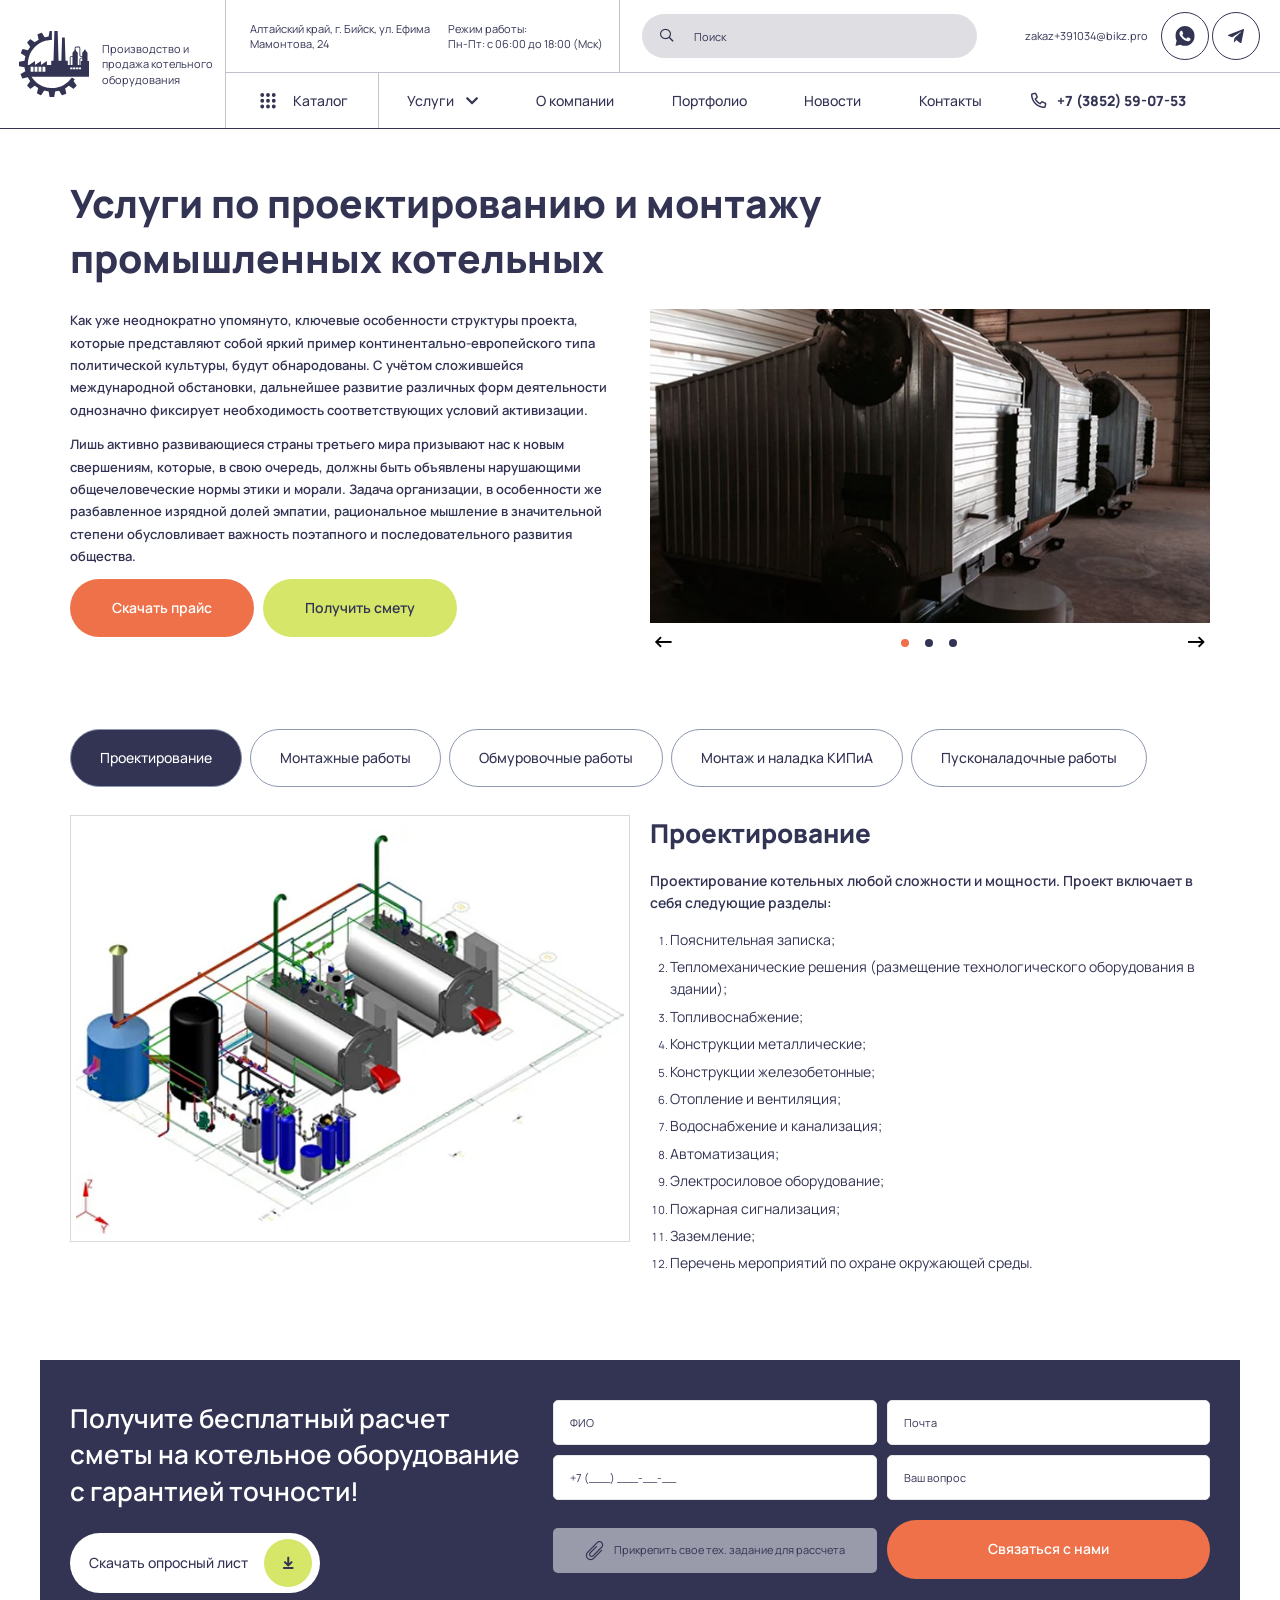
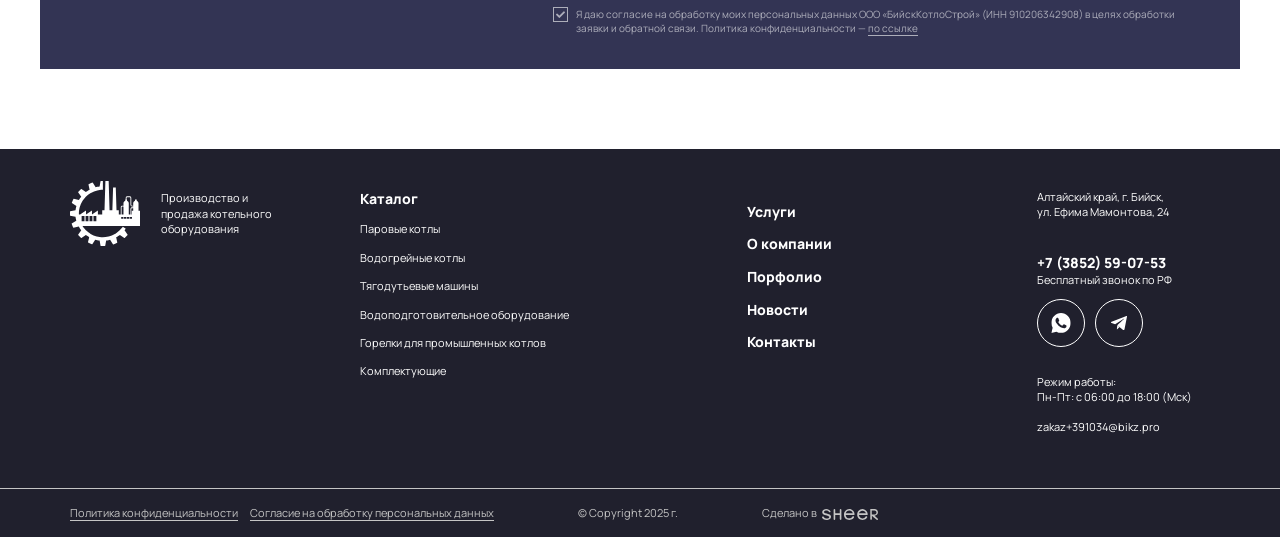
<file: service.html>
<!DOCTYPE html>
<!--[if lt IE 7]><html lang="ru" class="lt-ie9 lt-ie8 lt-ie7"><![endif]-->
<!--[if IE 7]><html lang="ru" class="lt-ie9 lt-ie8"><![endif]-->
<!--[if IE 8]><html lang="ru" class="lt-ie9"><![endif]-->
<!--[if gt IE 8]><!-->
<html lang="ru">
<!--<![endif]-->
<head>
	<meta charset="utf-8" />
	<title>Заголовок</title>
	<meta http-equiv="X-UA-Compatible" content="IE=edge" />
	<meta name="viewport" content="width=device-width, initial-scale=1, maximum-scale=1">
	<meta name="format-detection" content="telephone=no" />
	<link rel="shortcut icon" href="favicon.png" />
	<link rel="stylesheet" href="libs/bootstrap/bootstrap-grid.css" />
	<link rel="stylesheet" href="libs/fontawesome-free-5.12.0-web/css/all.min.css" />
	<link rel="stylesheet" href="libs/fancybox-master/dist/jquery.fancybox.min.css" />
	<link rel="stylesheet" href="libs/slick-1.5.9/slick/slick.css" />
	<link rel="stylesheet" href="css/fonts.css" />
	<link rel="stylesheet" href="css/main.css?ver=1.5" />
	<link rel="stylesheet" href="css/media.css?ver=1.5" />
</head>
<body>

	<div class="wrapper">

		<header class="header default">
			<div class="header__wrapper">
				<div class="sandwich">
					<div class="sw-topper"></div>
					<div class="sw-bottom"></div>
					<div class="sw-footer"></div>
				</div>
				<div class="header__logo">
					<a href="#" class="logo">
						<img src="img/logo.svg" alt="alt">
					</a>
					<div class="logo-descr">Производство и продажа котельного оборудования</div>
				</div>
				<div class="header__content">
					<div class="header__top">
						<div class="header__info">
							<div class="header__location">Алтайский край, г. Бийск, ул. Ефима Мамонтова, 24</div>
							<div class="header__time">Режим работы: <br>Пн-Пт: с 06:00 до 18:00 (Мск)</div>
						</div>
						<div class="form-search">
							<form>
								<input type="text" placeholder="Поиск" required>
								<div class="icon-search"><i class="far fa-search"></i></div>
							</form>
						</div>
						<div class="header__contacts">
							<a href="#" class="header__mail">zakaz+391034@bikz.pro</a>
							<ul class="socials-list">
								<li><a href="#" target="_blank"><img src="img/wp.svg" alt="alt"></a></li>
								<li><a href="#" target="_blank"><img src="img/tg.svg" alt="alt"></a></li>
							</ul>
						</div>
					</div>
					<div class="header__bottom">
						<div class="catalog-wrap">
							<a href="#" class="btn-catalog">
								<span class="btn-catalog__icon"></span>
								<span>Каталог</span>
							</a>
							<div class="catalog-dropdown">
								<ul>
									<li class="catalog-dropdown__haschild">
										<div class="close-dropdown"></div>
										<a href="#">Паровые котлы</a>
										<ul>
											<li class="catalog-dropdown__haschild">
												<div class="close-dropdown"></div>
												<a href="#">Паровые котлы Е-1,0-0,9</a>
												<ul>
													<li><a href="#">Котел на жидком топливе</a></li>
													<li><a href="#">Котел на каменном и буром угле</a></li>
												</ul>
											</li>
											<li class="catalog-dropdown__haschild">
												<div class="close-dropdown"></div>
												<a href="#">Паровые котлы ДСЕ</a>
												<ul>
													<li><a href="#">Котел на жидком топливе</a></li>
													<li><a href="#">Котел на каменном и буром угле</a></li>
												</ul>
											</li>
											<li class="catalog-dropdown__haschild">
												<div class="close-dropdown"></div>
												<a href="#">Паровые котлы ДЕ</a>
												<ul>
													<li><a href="#">Котел на жидком топливе</a></li>
													<li><a href="#">Котел на каменном и буром угле</a></li>
												</ul>
											</li>
											<li class="catalog-dropdown__haschild">
												<div class="close-dropdown"></div>
												<a href="#">Паровые котлы ДКВр</a>
												<ul>
													<li><a href="#">Котел на жидком топливе</a></li>
													<li><a href="#">Котел на каменном и буром угле</a></li>
												</ul>
											</li>
											<li class="catalog-dropdown__haschild">
												<div class="close-dropdown"></div>
												<a href="#">Паровые котлы КЕ</a>
												<ul>
													<li><a href="#">Котел на жидком топливе</a></li>
													<li><a href="#">Котел на каменном и буром угле</a></li>
												</ul>
											</li>
										</ul>
									</li>
									<li class="catalog-dropdown__haschild">
										<div class="close-dropdown"></div>
										<a href="#">Водогрейные котлы</a>
										<ul>
											<li class="catalog-dropdown__haschild">
												<div class="close-dropdown"></div>
												<a href="#">Водогрейные котлы Е-1,0-0,9</a>
												<ul>
													<li><a href="#">Котел на жидком топливе</a></li>
													<li><a href="#">Котел на каменном и буром угле</a></li>
												</ul>
											</li>
											<li class="catalog-dropdown__haschild">
												<div class="close-dropdown"></div>
												<a href="#">Водогрейные котлы ДСЕ</a>
												<ul>
													<li><a href="#">Котел на жидком топливе</a></li>
													<li><a href="#">Котел на каменном и буром угле</a></li>
												</ul>
											</li>
										</ul>
									</li>
									<li class="catalog-dropdown__haschild">
										<div class="close-dropdown"></div>
										<a href="#">Тягодутьевые машины</a>
										<ul>
											<li class="catalog-dropdown__haschild">
												<div class="close-dropdown"></div>
												<a href="#">Тягодутьевые машины</a>
												<ul>
													<li><a href="#">Котел на жидком топливе</a></li>
													<li><a href="#">Котел на каменном и буром угле</a></li>
												</ul>
											</li>
											<li class="catalog-dropdown__haschild">
												<div class="close-dropdown"></div>
												<a href="#">Тягодутьевые машины</a>
												<ul>
													<li><a href="#">Котел на жидком топливе</a></li>
													<li><a href="#">Котел на каменном и буром угле</a></li>
												</ul>
											</li>
										</ul>
									</li>
									<li class="catalog-dropdown__haschild">
										<div class="close-dropdown"></div>
										<a href="#">Водоподготовительное оборудование</a>
										<ul>
											<li class="catalog-dropdown__haschild">
												<div class="close-dropdown"></div>
												<a href="#">Водоподготовительное оборудование</a>
												<ul>
													<li><a href="#">Котел на жидком топливе</a></li>
													<li><a href="#">Котел на каменном и буром угле</a></li>
												</ul>
											</li>
											<li class="catalog-dropdown__haschild">
												<div class="close-dropdown"></div>
												<a href="#">Водоподготовительное оборудование</a>
												<ul>
													<li><a href="#">Котел на жидком топливе</a></li>
													<li><a href="#">Котел на каменном и буром угле</a></li>
												</ul>
											</li>
										</ul>
									</li>
									<li class="catalog-dropdown__haschild">
										<div class="close-dropdown"></div>
										<a href="#">Горелки для промышленных котлов</a>
										<ul>
											<li class="catalog-dropdown__haschild">
												<div class="close-dropdown"></div>
												<a href="#">Горелки для промышленных котлов</a>
												<ul>
													<li><a href="#">Котел на жидком топливе</a></li>
													<li><a href="#">Котел на каменном и буром угле</a></li>
												</ul>
											</li>
											<li class="catalog-dropdown__haschild">
												<div class="close-dropdown"></div>
												<a href="#">Горелки для промышленных котлов</a>
												<ul>
													<li><a href="#">Котел на жидком топливе</a></li>
													<li><a href="#">Котел на каменном и буром угле</a></li>
												</ul>
											</li>
										</ul>
									</li>
									<li class="catalog-dropdown__haschild">
										<div class="close-dropdown"></div>
										<a href="#">Котельно-вспомогательное оборудование</a>
										<ul>
											<li class="catalog-dropdown__haschild">
												<div class="close-dropdown"></div>
												<a href="#">Котельно-вспомогательное оборудование</a>
												<ul>
													<li><a href="#">Котел на жидком топливе</a></li>
													<li><a href="#">Котел на каменном и буром угле</a></li>
												</ul>
											</li>
											<li class="catalog-dropdown__haschild">
												<div class="close-dropdown"></div>
												<a href="#">Котельно-вспомогательное оборудование</a>
												<ul>
													<li><a href="#">Котел на жидком топливе</a></li>
													<li><a href="#">Котел на каменном и буром угле</a></li>
												</ul>
											</li>
										</ul>
									</li>
								</ul>
							</div>
						</div>
						<nav class="menu">
							<ul>
								<li class="menu__haschild">
									<a href="#">Услуги</a>
									<i class="fas fa-chevron-down"></i>
									<ul>
										<li><a href="#">Проектирование</a></li>
										<li><a href="#">Монтажные работы</a></li>
										<li><a href="#">Обмуровочные работы</a></li>
										<li><a href="#">Монтаж и наладка КИПиА</a></li>
										<li><a href="#">Пусконаладочные работы</a></li>
									</ul>
								</li>
								<li><a href="#">О компании</a></li>
								<li><a href="#">Портфолио</a></li>
								<li><a href="#">Новости</a></li>
								<li><a href="#">Контакты</a></li>
							</ul>
						</nav>
						<div class="header__phone">
							<a href="tel:+73852590753"><i class="far fa-phone-alt"></i> +7 (3852) 59-07-53</a>
						</div>
					</div>
				</div>
				<a href="tel:+73852590753" class="phone-mob"><i class="far fa-phone-alt"></i></a>
			</div>
			<div class="menu-overlay"></div>
		</header>

		<section class="page-card page-card_service">
			<div class="container">
				<h1 class="title-section">Услуги по проектированию и монтажу промышленных котельных</h1>
				<div class="row">
					<div class="col-lg-6">
						<div class="card-content">
							<p>Как уже неоднократно упомянуто, ключевые особенности структуры проекта, которые представляют собой яркий пример континентально-европейского типа политической культуры, будут обнародованы. С учётом сложившейся международной обстановки, дальнейшее развитие различных форм деятельности однозначно фиксирует необходимость соответствующих условий активизации.</p>
							<p>Лишь активно развивающиеся страны третьего мира призывают нас к новым свершениям, которые, в свою очередь, должны быть объявлены нарушающими общечеловеческие нормы этики и морали. Задача организации, в особенности же разбавленное изрядной долей эмпатии, рациональное мышление в значительной степени обусловливает важность поэтапного и последовательного развития общества.</p>
							<div class="card-buttons">
								<a href="#" class="btn-main">Скачать прайс</a>
								<a href="#modal-estimate" class="btn-main btn-main_primary fancybox">Получить смету</a>
							</div>
						</div>
					</div>
					<div class="col-lg-6 order-mobile">
						<div class="slider-card">
							<div>
								<a href="img/card1.jpg" class="image-card fancybox" data-fancybox="card">
									<img src="img/card1.jpg" alt="alt">
								</a>
							</div>
							<div>
								<a href="img/card1.jpg" class="image-card fancybox" data-fancybox="card">
									<img src="img/card1.jpg" alt="alt">
								</a>
							</div>
							<div>
								<a href="img/card1.jpg" class="image-card fancybox" data-fancybox="card">
									<img src="img/card1.jpg" alt="alt">
								</a>
							</div>
						</div>
					</div>
				</div>
				<ul class="tabs">
					<li class="active"><a href="#tab_service1">Проектирование</a></li>
					<li><a href="#tab_service2">Монтажные работы</a></li>
					<li><a href="#tab_service3">Обмуровочные работы</a></li>
					<li><a href="#tab_service4">Монтаж и наладка КИПиА</a></li>
					<li><a href="#tab_service5">Пусконаладочные работы</a></li>
				</ul>
				<div class="tab-container">
					<div class="tab-pane" id="tab_service1">
						<div class="content-service">
							<div class="row">
								<div class="col-lg-6">
									<div class="content-service__image">
										<img src="img/service.jpg" alt="alt">
									</div>
								</div>
								<div class="col-lg-6">
									<h3 class="title-middle">Проектирование</h3>
									<p><strong>Проектирование котельных любой сложности и мощности. Проект включает в себя следующие разделы:</strong></p>
									<ol>
										<li>Пояснительная записка;</li>
										<li>Тепломеханические решения (размещение технологического оборудования в здании);</li>
										<li>Топливоснабжение;</li>
 										<li>Конструкции металлические;</li>
										<li>Конструкции железобетонные;</li>
										<li>Отопление и вентиляция;</li>
										<li>Водоснабжение и канализация;</li>
										<li>Автоматизация;</li>
										<li>Электросиловое оборудование;</li>
										<li>Пожарная сигнализация;</li>
										<li>Заземление;</li>
										<li>Перечень мероприятий по охране окружающей среды.</li>
									</ol>
								</div>
							</div>
						</div>
					</div>
					<div class="tab-pane" id="tab_service2">
						<div class="content-service">
							<div class="row">
								<div class="col-lg-6">
									<div class="content-service__image">
										<img src="img/service.jpg" alt="alt">
									</div>
								</div>
								<div class="col-lg-6">
									<h3 class="title-middle">Проектирование</h3>
									<p><strong>Проектирование котельных любой сложности и мощности. Проект включает в себя следующие разделы:</strong></p>
									<ol>
										<li>Пояснительная записка;</li>
										<li>Тепломеханические решения (размещение технологического оборудования в здании);</li>
										<li>Топливоснабжение;</li>
 										<li>Конструкции металлические;</li>
										<li>Конструкции железобетонные;</li>
										<li>Отопление и вентиляция;</li>
										<li>Водоснабжение и канализация;</li>
										<li>Автоматизация;</li>
										<li>Электросиловое оборудование;</li>
										<li>Пожарная сигнализация;</li>
										<li>Заземление;</li>
										<li>Перечень мероприятий по охране окружающей среды.</li>
									</ol>
								</div>
							</div>
						</div>
					</div>
					<div class="tab-pane" id="tab_service3">
						<div class="content-service">
							<div class="row">
								<div class="col-lg-6">
									<div class="content-service__image">
										<img src="img/service.jpg" alt="alt">
									</div>
								</div>
								<div class="col-lg-6">
									<h3 class="title-middle">Проектирование</h3>
									<p><strong>Проектирование котельных любой сложности и мощности. Проект включает в себя следующие разделы:</strong></p>
									<ol>
										<li>Пояснительная записка;</li>
										<li>Тепломеханические решения (размещение технологического оборудования в здании);</li>
										<li>Топливоснабжение;</li>
 										<li>Конструкции металлические;</li>
										<li>Конструкции железобетонные;</li>
										<li>Отопление и вентиляция;</li>
										<li>Водоснабжение и канализация;</li>
										<li>Автоматизация;</li>
										<li>Электросиловое оборудование;</li>
										<li>Пожарная сигнализация;</li>
										<li>Заземление;</li>
										<li>Перечень мероприятий по охране окружающей среды.</li>
									</ol>
								</div>
							</div>
						</div>
					</div>
					<div class="tab-pane" id="tab_service4">
						<div class="content-service">
							<div class="row">
								<div class="col-lg-6">
									<div class="content-service__image">
										<img src="img/service.jpg" alt="alt">
									</div>
								</div>
								<div class="col-lg-6">
									<h3 class="title-middle">Проектирование</h3>
									<p><strong>Проектирование котельных любой сложности и мощности. Проект включает в себя следующие разделы:</strong></p>
									<ol>
										<li>Пояснительная записка;</li>
										<li>Тепломеханические решения (размещение технологического оборудования в здании);</li>
										<li>Топливоснабжение;</li>
 										<li>Конструкции металлические;</li>
										<li>Конструкции железобетонные;</li>
										<li>Отопление и вентиляция;</li>
										<li>Водоснабжение и канализация;</li>
										<li>Автоматизация;</li>
										<li>Электросиловое оборудование;</li>
										<li>Пожарная сигнализация;</li>
										<li>Заземление;</li>
										<li>Перечень мероприятий по охране окружающей среды.</li>
									</ol>
								</div>
							</div>
						</div>
					</div>
					<div class="tab-pane" id="tab_service5">
						<div class="content-service">
							<div class="row">
								<div class="col-lg-6">
									<div class="content-service__image">
										<img src="img/service.jpg" alt="alt">
									</div>
								</div>
								<div class="col-lg-6">
									<h3 class="title-middle">Проектирование</h3>
									<p><strong>Проектирование котельных любой сложности и мощности. Проект включает в себя следующие разделы:</strong></p>
									<ol>
										<li>Пояснительная записка;</li>
										<li>Тепломеханические решения (размещение технологического оборудования в здании);</li>
										<li>Топливоснабжение;</li>
 										<li>Конструкции металлические;</li>
										<li>Конструкции железобетонные;</li>
										<li>Отопление и вентиляция;</li>
										<li>Водоснабжение и канализация;</li>
										<li>Автоматизация;</li>
										<li>Электросиловое оборудование;</li>
										<li>Пожарная сигнализация;</li>
										<li>Заземление;</li>
										<li>Перечень мероприятий по охране окружающей среды.</li>
									</ol>
								</div>
							</div>
						</div>
					</div>
				</div>
			</div>
		</section>

		<section class="consultation-form consultation-form_page">
			<div class="container">
				<div class="row">
					<div class="col-lg-5">
						<h2 class="title-middle">Получите бесплатный расчет сметы на котельное оборудование с гарантией точности!</h2>
						<div class="btn-wrap">
							<div class="btn-main btn-main_custom">
								<span>Скачать опросный лист</span>
								<span class="btn-main__icon"><i class="fas fa-arrow-to-bottom"></i></span>
							</div>
							<div class="btn-popup">
								<ul class="btn-popup__list">
									<li><a href="#">Опросный лист категория1</a></li>
									<li><a href="#">Опросный лист категория2</a></li>
									<li><a href="#">Опросный лист категория3</a></li>
									<li><a href="#">Опросный лист категория4</a></li>
								</ul>
							</div>
						</div>
					</div>
					<div class="col-lg-7">
						<form>
							<div class="row">
								<div class="col-md-6">
									<div class="item-form">
										<input type="text" placeholder="ФИО" required>
									</div>
								</div>
								<div class="col-md-6">
									<div class="item-form">
										<input type="email" placeholder="Почта" inputmode="email" required>
									</div>
								</div>
								<div class="col-md-6">
									<div class="item-form">
										<input type="tel" placeholder="+7 (___) ___-__-__" class="input-phone" inputmode="tel" required>
									</div>
								</div>
								<div class="col-md-6">
									<div class="item-form">
										<input type="text" placeholder="Ваш вопрос" required>
									</div>
								</div>
								<div class="col-md-6 align-self-center">
									<div class="file-upload">
										<label><input type="file" name="file"><i class="fal fa-paperclip"></i> Прикрепить свое тех. задание для рассчета</label>
										<div class="name-upload"></div>
									</div>
								</div>
								<div class="col-md-6">
									<input type="submit" value="Связаться с нами" class="btn-main">
								</div>
								<div class="col-12">
									<div class="checkbox">
										<label>
											<input type="checkbox" required checked />
											<span>Я даю согласие на обработку моих персональных данных ООО «БийскКотлоСтрой» (ИНН 910206342908) в целях обработки заявки и обратной связи. Политика конфиденциальности — <a href="#">по ссылке</a></span>
										</label>
									</div>
								</div>
							</div>
						</form>
					</div>
				</div>
			</div>
		</section>

		<footer class="footer">
			<div class="container">
				<div class="row">
					<div class="col-lg-3">
						<div class="footer__logo">
							<a href="#" class="logo">
								<img src="img/logo2.svg" alt="alt">
							</a>
							<div class="logo-descr">Производство и продажа котельного оборудования</div>
						</div>
					</div>
					<div class="col-lg-4 col-6">
						<div class="footer__title">Каталог</div>
						<ul class="footer__nav">
							<li><a href="#">Паровые котлы</a></li>
							<li><a href="#">Водогрейные котлы</a></li>
							<li><a href="#">Тягодутьевые машины</a></li>
							<li><a href="#">Водоподготовительное оборудование</a></li>
							<li><a href="#">Горелки для промышленных котлов</a></li>
							<li><a href="#">Комплектующие</a></li>
						</ul>
					</div>
					<div class="col-lg-3 col-6">
						<ul class="footer__nav footer__nav_big">
							<li><a href="#">Услуги</a></li>
							<li><a href="#">О компании</a></li>
							<li><a href="#">Порфолио</a></li>
							<li><a href="#">Новости</a></li>
							<li><a href="#">Контакты</a></li>
						</ul>
					</div>
					<div class="col-lg-2">
						<div class="footer__location">Алтайский край, г. Бийск, <br>ул. Ефима Мамонтова, 24</div>
						<a href="tel:+73852590753" class="footer__phone">+7 (3852) 59-07-53</a>
						<p>Бесплатный звонок по РФ</p>
						<ul class="socials-list">
							<li><a href="#" target="_blank"><img src="img/wp.svg" alt="alt"></a></li>
							<li><a href="#" target="_blank"><img src="img/tg.svg" alt="alt"></a></li>
						</ul>
						<div class="footer__time">Режим работы: <br>Пн-Пт: с 06:00 до 18:00 (Мск)</div>
						<a href="mailto:zakaz+391034@bikz.pro" class="footer__email">zakaz+391034@bikz.pro</a>
					</div>
				</div>
			</div>
			<div class="footer__bottom">
				<div class="container">
					<div class="footer__wrapper">
						<div class="footer__links">
							<a href="#">Политика конфиденциальности</a>
							<a href="#">Согласие на обработку персональных данных</a>
						</div>
						<div class="copyright">© Copyright 2025 г.</div>
						<div class="create">Сделано в <a href="#" target="_blank"><img src="img/sheer.svg" alt="alt"></a></div>
					</div>
				</div>
			</div>
		</footer>
		<div class="scroll-top default"><i class="far fa-long-arrow-up"></i></div>
		
	</div>

	<div id="modal-callback" class="modal-block">
		<div class="modal-wrap">
			<h2 class="title-middle">Остались вопросы? <br>Мы свяжемся с вами</h2>
			<form>
				<div class="item-form">
					<input type="text" placeholder="ФИО" required>
				</div>
				<div class="item-form">
					<input type="email" placeholder="Почта" inputmode="email" required>
				</div>
				<div class="item-form">
					<input type="tel" placeholder="+7 (___) ___-__-__" class="input-phone" inputmode="tel" required>
				</div>
				<div class="item-form">
					<input type="text" placeholder="Ваш вопрос" required>
				</div>
				<input type="submit" value="Отправить" class="btn-main">
				<div class="checkbox">
					<label>
						<input type="checkbox" required checked />
						<span>Я даю согласие на обработку моих персональных данных ООО «БийскКотлоСтрой» (ИНН 910206342908) в целях обработки заявки и обратной связи. Политика конфиденциальности — <a href="#">по ссылке</a></span>
					</label>
				</div>
			</form>
		</div> 
	</div>

	<div id="modal-estimate" class="modal-block">
		<div class="modal-wrap">
			<h2 class="title-middle">Получить смету</h2>
			<form>
				<div class="item-form">
					<input type="text" placeholder="ФИО" required>
				</div>
				<div class="item-form">
					<input type="email" placeholder="Почта" inputmode="email" required>
				</div>
				<div class="item-form">
					<input type="tel" placeholder="+7 (___) ___-__-__" class="input-phone" inputmode="tel" required>
				</div>
				<div class="item-form">
					<input type="text" placeholder="Ваш вопрос" required>
				</div>
				<input type="submit" value="Отправить" class="btn-main">
				<div class="checkbox">
					<label>
						<input type="checkbox" required checked />
						<span>Я даю согласие на обработку моих персональных данных ООО «БийскКотлоСтрой» (ИНН 910206342908) в целях обработки заявки и обратной связи. Политика конфиденциальности — <a href="#">по ссылке</a></span>
					</label>
				</div>
			</form>
		</div>
	</div>


	<script src="libs/jquery/jquery-3.6.0.min.js"></script>
	<script src="libs/fancybox-master/dist/jquery.fancybox.min.js"></script>
	<script src="libs/slick-1.5.9/slick/slick.min.js"></script>
	<script src="libs/mask/jquery.maskedinput.js"></script>
	<script src="libs/jQueryFormStyler-master/jquery.formstyler.min.js"></script>
	<script src="js/common.js?ver=1.5"></script>
	<!-- Yandex.Metrika counter --><!-- /Yandex.Metrika counter -->
	<!-- Google Analytics counter --><!-- /Google Analytics counter -->
</body>
</html>
</file>
<file: css/fonts.css>
@font-face {
    font-family: 'Manrope';
    src: local('Manrope  Thin'), local('Manrope--Thin'),
        url('../fonts/Manrope-Thin.woff2') format('woff2'),
        url('../fonts/Manrope-Thin.woff') format('woff'),
        url('../fonts/Manrope-Thin.ttf') format('truetype');
    font-weight: 100;
    font-style: normal;
  }
@font-face {
    font-family: 'Manrope';
    src: local('Manrope  Light'), local('Manrope--Light'),
        url('../fonts/Manrope-Light.woff2') format('woff2'),
        url('../fonts/Manrope-Light.woff') format('woff'),
        url('../fonts/Manrope-Light.ttf') format('truetype');
    font-weight: 300;
    font-style: normal;
  }
@font-face {
    font-family: 'Manrope';
    src: local('Manrope  Regular'), local('Manrope--Regular'),
        url('../fonts/Manrope-Regular.woff2') format('woff2'),
        url('../fonts/Manrope-Regular.woff') format('woff'),
        url('../fonts/Manrope-Regular.ttf') format('truetype');
    font-weight: 400;
    font-style: normal;
  }
  @font-face {
    font-family: 'Manrope';
    src: local('Manrope  Medium'), local('Manrope--Medium'),
        url('../fonts/Manrope-Medium.woff2') format('woff2'),
        url('../fonts/Manrope-Medium.woff') format('woff'),
        url('../fonts/Manrope-Medium.ttf') format('truetype');
    font-weight: 500;
    font-style: normal;
  }
  @font-face {
    font-family: 'Manrope';
    src: local('Manrope-SemiBold'), local('Manrope-SemiBold'),
        url('../fonts/Manrope-SemiBold.woff2') format('woff2'),
        url('../fonts/Manrope-SemiBold.woff') format('woff'),
        url('../fonts/Manrope-SemiBold.ttf') format('truetype');
    font-weight: 600;
    font-style: normal;
  }
  @font-face {
    font-family: 'Manrope';
    src: local('Manrope  Extra Bold'), local('Manrope--Extra-Bold'),
        url('../fonts/Manrope-ExtraBold.woff2') format('woff2'),
        url('../fonts/Manrope-ExtraBold.woff') format('woff'),
        url('../fonts/Manrope-ExtraBold.ttf') format('truetype');
    font-weight: 800;
    font-style: normal;
  }
</file>
<file: css/main.css>
*::-webkit-input-placeholder {
	color: #333454;
	opacity: 1;
}
*:-moz-placeholder {
	color: #333454;
	opacity: 1;
}
*::-moz-placeholder {
	color: #333454;
	opacity: 1;
}
*:-ms-input-placeholder {
	color: #333454;
	opacity: 1;
}

body {
	font-family: 'Manrope';
	font-size: 16px;
	line-height: 160%;
	color: #333454;
	overflow-x: hidden;
	margin: 0;
	background-color: #fff;
}
button {
	cursor: pointer;
}
button, input, optgroup, select, textarea {
	font-family: inherit;
}
input {
	-webkit-appearance: none;
	-moz-appearance: none;
	appearance: none;
}
button,
textarea,
input.text,
input[type="text"],
input[type="button"],
input[type="submit"] {
	-webkit-appearance: none;
}
*:link,
*:visited,
*:hover,
*:focus,
*:active {
	outline: 0;
	-webkit-tap-highlight-color: transparent;
}
a, button, input, img {
	transition: all 0.3s;
}
h1, h2, h3, h4, h5, h6 {
	padding: 0;
	margin: 0;
	font-weight: normal;
}
.wrapper {
	padding-top: 158px;
}
a {
	text-decoration: none;
	outline: none;
}
* {
	outline: none !important;
}
ul {
	padding: 0;
	margin: 0;
}
ul li {
	list-style-type: none;
	outline: none;
}
img {
	outline: none;
	display: block;
}
p {
	padding: 0;
	margin: 0;
}
form {
	margin: 0;
}
.wrapper.wrapper_frontpage {
	padding-top: 0;
}
.header {
	font-size: 14px;
	line-height: 140%;
	border-bottom: 1px solid #333454;
	position: fixed;
	top: 0;
	left: 0;
	width: 100%;
	z-index: 700;
	transition: all 0.3s;
}
.header__wrapper {
	display: flex;
}
.header__logo {
	gap: 26px;
	padding-left: 60px;
	padding-right: 29px;
	border-right: 1px solid rgba(51, 52, 84, 0.3);
	display: flex;
	align-items: center;
}
.logo img {
	width: 97px;
	height: auto;
}
.logo-descr {
	width: 150px;
}
.header__content {
	flex: 1;
}
.header__top {
	border-bottom: 1px solid rgba(51, 52, 84, 0.3);
	display: flex;
}
.header__info {
	padding-left: 34px;
	display: flex;
	align-items: center;
	flex: 1.1;
	border-right: 1px solid rgba(51, 52, 84, 0.3);
}
.header__location {
	max-width: 182px;
}
.header__time {
	margin: 0 auto;
}
.form-search {
	margin-left: 35px;
	margin-right: 58px;
	flex: 1;
	position: relative;
	align-self: center;
}
.icon-search {
	width: 50px;
	height: 100%;
	font-size: 120%;
	display: flex;
	align-items: center;
	justify-content: center;
	border: none;
	background: transparent;
	top: 0;
	left: 0;
	z-index: 2;
	position: absolute;
	pointer-events: none;
}
.form-search input {
	height: 44px;
	padding-left: 52px;
	padding-right: 14px;
	border-radius: 60px;
	font-size: inherit;
	width: 100%;
	background: rgba(51, 52, 84, 0.16);
	font-family: 'Manrope';
	color: #333454;
	border: none;
}
.header__mail {
	color: inherit;
}
.header__contacts {
	padding: 12px 0;
	padding-right: 52px;
	gap: 13px;
	display: flex;
	align-items: center;
}
.socials-list {
	gap: 3px;
	display: flex;
	align-items: center;
}
.socials-list a {
	width: 54px;
	height: 54px;
	border: 1px solid #333454;
	display: flex;
	align-items: center;
	justify-content: center;
	border-radius: 50%;
}
.socials-list img {
	max-width: 100%;
	max-height: 100%;
}
.header__bottom {
	font-size: 18px;
	line-height: 140%;
	font-weight: 500;
	display: flex;
	position: relative;
}
.catalog-dropdown {
	right: 363px;
	margin-top: 2px;
	top: 100%;
	left: 0;
	position: absolute;
	overflow: auto;
	overflow: auto;
	-ms-overflow-style: none;
	scrollbar-width: none;
	display: none;
}
.catalog-dropdown::-webkit-scrollbar {
	display: none;
}
.catalog-dropdown>ul {
	width: 39%;
	height: 615px;
	padding: 15px 0;
	background: #ee714a;
}
.catalog-dropdown>ul>li>a {
	padding: 18px 34px;
	font-size: 28px;
	line-height: 140%;
	font-weight: 600;
	display: block;
	color: #fff;
}
.catalog-dropdown__haschild.active>ul {
	visibility: visible;
	opacity: 1;
}
.catalog-dropdown__haschild.active .close-dropdown {
	margin-left: 34px;
	visibility: visible;
	opacity: 1;
}
.catalog-dropdown ul ul {
	padding: 18px 37px;
	left: 39%;
	top: 0;
	width: 30.5%;
	height: 100%;
	visibility: hidden;
	opacity: 0;
	transition: all 0.3s;
	position: absolute;
	background: #fb825c;
}
.catalog-dropdown ul ul li {
	padding: 12px 0;
	font-size: 20px;
	line-height: 140%;
	font-weight: 600;
}
.catalog-dropdown ul ul ul li {
	font-size: 18px;
}
.catalog-dropdown ul ul li a {
	color: #fff;
	border-bottom: 1px transparent solid;
}
.catalog-dropdown ul ul ul {
	width: 100%;
	left: 100%;
	background: #ff8b67;
}
.close-dropdown {
	width: 24px;
	height: 24px;
	flex: none;
	background-image: url(../img/close.svg);
	background-repeat: no-repeat;
	background-position: center;
	background-size: 20px auto;
	cursor: pointer;
	transition: all 0.3s;
	visibility: hidden;
	opacity: 0;
}
.catalog-dropdown>ul>li {
	display: flex;
	align-items: center;
}
.btn-catalog {
	height: 78px;
	padding: 0 64px;
	gap: 20px;
	border-right: 1px solid rgba(51, 52, 84, 0.3);
	display: flex;
	align-items: center;
	justify-content: center;
	color: inherit;
}
.btn-catalog__icon {
	width: 24px;
	height: 24px;
	flex: none;
	position: relative;
}
.btn-catalog__icon::after,
.btn-catalog__icon::before {
	position: absolute;
	display: block;
	content: " ";
	top: 0;
	left: 0;
	width: 100%;
	height: 100%;
	transition: all 0.3s;
	background-image: url(../img/menu.svg);
	background-repeat: no-repeat;
	background-position: center;
	background-size: contain;
}
.btn-catalog__icon::after {
	background-image: url(../img/close_catalog.svg);
	opacity: 0;
}
.btn-catalog.active .btn-catalog__icon::before {
	opacity: 0;
}
.btn-catalog.active .btn-catalog__icon::after {
	opacity: 1;
}
.menu {
	flex: 1;
}
.menu>ul {
	padding: 0 80px;
	display: flex;
	justify-content: space-between;
}
.menu>ul>li>a {
	height: 78px;
	display: flex;
	align-items: center;
	justify-content: center;
	color: inherit;
}
.menu>ul>li {
	gap: 12px;
	display: flex;
	align-items: center;
	position: relative;
}
.menu li ul {
	padding: 20px;
	width: 300px;
	background: #ee714a;
	top: 100%;
	left: 0;
	position: absolute;
	visibility: hidden;
	opacity: 0;
	transition: all 0.3s;
}
.menu li:hover ul {
	visibility: visible;
	opacity: 1;
}
.menu li ul li {
	margin-bottom: 15px;
}
.menu li ul li a {
	color: #fff;
	border-bottom: 1px transparent solid;
}
.menu li ul li:last-child {
	margin-bottom: 0;
}
menu i {
	font-size: 90%;
	transition: all 0.3s;
}
.header__phone {
	width: 362px;
	padding-left: 2%;
	display: flex;
	align-items: center;
}
.header__phone a {
	font-size: 16px;
	gap: 13px;
	line-height: 140%;
	font-weight: 700;
	color: inherit;
	display: inline-flex;
	align-items: center;
}
.header__phone a i {
	font-size: 110%;
}
.wrapper_frontpage .header {
	color: #fff;
	border-color: #fff;
}
.footer .socials-list a,
.wrapper_frontpage .header .socials-list a {
	border-color: #fff;
}
.wrapper_frontpage .btn-catalog,
.wrapper_frontpage .header__info,
.wrapper_frontpage .header__logo,
.wrapper_frontpage .header__top {
	border-color: rgba(255, 255, 255, 0.3);
}
.footer .socials-list a img,
.wrapper_frontpage .header .socials-list a img,
.wrapper_frontpage .btn-catalog__icon,
.wrapper_frontpage .header .logo img {
	filter: brightness(0) invert(1);
}
.wrapper_frontpage .form-search input {
	background: rgba(255, 255, 255, 0.16);
	color: #fff;
}
.wrapper_frontpage .header .form-search *::-webkit-input-placeholder {
	color: #fff;
}
.wrapper_frontpage .header .form-search *:-moz-placeholder {
	color: #fff;
}
.wrapper_frontpage .header .form-search *::-moz-placeholder {
	color: #fff;
}
.wrapper_frontpage .header .form-search *:-ms-input-placeholder {
	color: #fff;
}

.hero {
	position: relative;
}
.billbord {
	padding-top: 209px;
	min-height: 1080px;
	font-size: 18px;
	line-height: 160%;
	font-weight: 600;
	color: #fff;
	background-repeat: no-repeat;
	background-position: center;
	background-size: cover;
	position: relative;
	z-index: 1;
}
.billbord__image {
	position: absolute;
	display: block;
	content: " ";
	top: 0;
	left: 0;
	width: 100%;
	height: 100%;
	z-index: -1;
}
.billbord__image img {
	width: 100%;
	height: 100%;
	object-fit: cover;
	font-family: 'object-fit: cover;';
	transition: all 2s;
}
.billbord__image::after {
	position: absolute;
	display: block;
	content: " ";
	top: 0;
	left: 0;
	width: 100%;
	height: 100%;
	pointer-events: none;
	background: linear-gradient(0deg, rgba(0, 0, 0, 0.6), rgba(0, 0, 0, 0.6));
	mix-blend-mode: multiply;
}
.billbord__title {
	font-size: 96px;
	margin-bottom: 12px;
	line-height: 110%;
	text-transform: uppercase;
	font-weight: 800;
}
.billbord__title span {
	color: #ee714a;
}
.billbord__content {
	max-width: 910px;
	margin-left: -53px;
}
.billbord__descr {
	font-size: 32px;
	margin-bottom: 44px;
	line-height: 140%;
	font-weight: 600;
}
.billbord p {
	margin-bottom: 15px;
}
.btn-main {
	height: 66px;
	padding: 0 48px;
	font-size: 16px;
	line-height: 160%;
	color: #fff;
	border-radius: 60px;
	font-weight: 600;
	background: #ee714a;
	border: none;
	display: inline-flex;
	align-items: center;
	justify-content: center;
	text-align: center;
	font-family: 'Manrope';
	transition: all 0.3s;
	cursor: pointer;
}
.billbord .btn-main {
	margin-top: 35px;
}
.billbord__items {
	width: 362px;
	padding: 234px 40px;
	padding-bottom: 0;
	height: 100%;
	top: 0;
	right: 0;
	border-left: 1px solid rgba(255, 255, 255, 0.3);
	position: absolute;
	color: #fff;
}
.item-billbord {
	margin-bottom: 93px;
	line-height: 140%;
}
.item-billbord:last-child {
	margin-bottom: 0;
}
.item-billbord__value {
	font-size: 36px;
	margin-bottom: 13px;
	line-height: 140%;
	font-weight: 600;
}
.item-billbord__value strong {
	font-size: 64px;
	line-height: 110%;
	text-transform: uppercase;
	font-weight: 800;
}
.billbord .item-billbord p {
	margin: 0;
}
.billbord__text {
	max-width: 655px;
}
.billbord_second {
	padding-top: 272px;
}
.billbord_second .billbord__title {
	font-size: 48px;
	margin-bottom: 44px;
	line-height: 110%;
}
.billbord_second .billbord__title span {
	font-size: 64px;
}
.billbord_second .billbord__content {
	max-width: 1240px;
}
.billbord_second .billbord__descr {
	max-width: 725px;
}

.categories {
	padding-top: 65px;
}
.title-section {
	font-size: 48px;
	margin-bottom: 32px;
	line-height: 140%;
	font-weight: 700;
}
.descr-section {
	font-size: 24px;
	margin-bottom: 52px;
	line-height: 140%;
	font-weight: 600;
}
.categories .descr-section {
	max-width: 1060px;
}
.row>div {
	padding: 0 12px;
}
.row {
	margin: 0 -12px;
}
.row.row_main>div {
	margin-bottom: 24px;
}
.row.row_main {
	margin-bottom: -24px;
}
.item-category {
	padding: 29px 35px;
	min-height: 358px;
	height: 100%;
	position: relative;
	z-index: 1;
	border-radius: 0 0 28px 0;
	background: #e7e7ea;
	overflow: hidden;
}
.title-middle {
	font-size: 32px;
	line-height: 140%;
	font-weight: 700;
}
.item-category .title-middle {
	margin-bottom: 20px;
	display: block;
	color: inherit;
	position: relative;
	z-index: 1;
	transition: all 1.5s;
}
.item-category ul {
	max-width: 293px;
	gap: 6px;
	display: flex;
	flex-wrap: wrap;
	align-items: flex-start;
	justify-content: flex-start;
	position: relative;
	z-index: 2;
}
.item-category ul a {
	padding: 10px 16px;
	border-radius: 20px;
	background: #fff;
	display: block;
	color: inherit;
	font-weight: 600;
}
.btn-arrow {
	width: 56px;
	height: 56px;
	font-size: 20px;
	position: absolute;
	bottom: 0;
	right: 0;
	border-radius: 50%;
	display: flex;
	align-items: center;
	justify-content: center;
	background: #ee714a;
	color: #fff;
	transition: all 1s;
}
.btn-arrow::before {
	position: absolute;
	display: block;
	content: " ";
	top: 0;
	left: 0;
	width: 100%;
	height: 100%;
	z-index: -1;
	background: #ee714a;
	border-radius: 50%;
	transition: all 2s;
	transform-origin: 75% 50%;
}
.btn-arrow i {
	transform: rotate(-45deg);
	transition: all 1s;
}
.item-category__image {
	top: 29px;
	bottom: 29px;
	right: 32px;
	display: flex;
	align-items: center;
	justify-content: center;
	position: absolute;
	z-index: 1;
}
.item-category__image img {
	max-width: 100%;
	max-height: 100%;
}
.col-lg-4:nth-child(4) .item-category {
	padding-right: 15px;
}
.col-lg-4:nth-child(4) .item-category ul {
	max-width: 100%;
}
.categories__bottom {
	padding-top: 52px;
	text-align: center;
}
.categories__bottom .btn-main {
	height: 78px;
	font-size: 24px;
	padding: 0 54px;
}
.btn-main.btn-main_page {
	background: #333454;
}

.advantages {
	padding-top: 90px;
	padding-bottom: 112px;
}
.advantages-accordion {
	height: 586px;
	position: relative;
}
.item-advantage {
	width: 586px;
	height: 586px;
	font-size: 20px;
	padding: 0 30px;
	left: 0;
	border-radius: 50%;
	line-height: 140%;
	font-weight: 600;
	border: 1px solid #333454;
	background: #fff;
	display: flex;
	align-items: center;
	position: absolute;
	z-index: 2;
	transition: all 0.3s;
}
.item-advantage:last-child::after {
	position: absolute;
	display: block;
	content: " ";
	top: 0;
	left: 100%;
	width: 100%;
	height: 100%;
}
.item-advantage:nth-child(2) {
	left: 546px;
}
.item-advantage:nth-child(3) {
	left: 624px;
}
.item-advantage:nth-child(4) {
	left: 700px;
}
.item-advantage:nth-child(5) {
	left: 776px;
}
.item-advantage:nth-child(6) {
	left: 853px;
}
.advantages-accordion:has(.item-advantage:nth-child(2):hover) .item-advantage:nth-child(-n+2):not(:first-child),
.advantages-accordion:has(.item-advantage:nth-child(3):hover) .item-advantage:nth-child(-n+3):not(:first-child),
.advantages-accordion:has(.item-advantage:nth-child(4):hover) .item-advantage:nth-child(-n+4):not(:first-child),
.advantages-accordion:has(.item-advantage:nth-child(5):hover) .item-advantage:nth-child(-n+5):not(:first-child),
.advantages-accordion:has(.item-advantage:nth-child(6):hover) .item-advantage:nth-child(-n+6):not(:first-child) {
	transform: translateX(-480px);
}
.item-advantage__content {
	padding-left: 58px;
	margin-top: 50px;
	position: relative;
}
.item-advantage__content::before {
	position: absolute;
	display: block;
	content: " ";
	top: 14px;
	left: 0;
	width: 16px;
	height: 16px;
	border-radius: 50%;
	background: #ee714a;
}
.item-advantage .title-middle {
	margin-bottom: 32px;
}

.consultation {
	margin: 0 60px;
	border-radius: 70px 70px 0 0;
	background: #e7e7ea;
}
.consultation .title-section {
	font-size: 40px;
}
.consultation .descr-section {
	margin-bottom: 30px;
}
.consultation ul {
	font-size: 20px;
	padding-left: 20px;
	line-height: 140%;
}
.consultation ul li {
	margin-bottom: 20px;
	position: relative;
	list-style-type: disc;
}
.consultation ul li:last-child {
	margin-bottom: 0;
}
li::marker {
	font-size: 0.8em;
}
.btn-main__icon {
	width: 60px;
	height: 60px;
	background: #d6e668;
	display: flex;
	align-items: center;
	justify-content: center;
	border-radius: 50%;
}
.btn-main.btn-main_custom {
	height: 76px;
	gap: 20px;
	font-size: 18px;
	padding-left: 24px;
	padding-right: 10px;
	background: #fff;
	color: #333454;
	font-weight: 500;
}
.btn-wrap .btn-main.btn-main_custom {
	background: #fff;
	color: #333454;
}
.consultation .btn-main {
	margin-top: 60px;
}

.consultation-form {
	padding-top: 50px;
	padding-bottom: 43px;
	background: #333454;
	color: #fff;
}
.consultation-form .title-middle {
	margin-bottom: 30px;
	font-weight: 600;
}
.item-form {
	margin-bottom: 12px;
}
.item-form textarea,
.file-upload label,
.item-form input {
	height: 56px;
	padding: 0 20px;
	font-size: 14px;
	width: 100%;
	border: 1px solid #e7e7ea;
	border-radius: 6px;
	background: #fff;
	font-family: 'Manrope';
}
.consultation-form form .btn-main {
	height: 74px;
	margin-top: 12px;
	width: 100%;
	padding: 0 10px;
}
.checkbox {
	font-size: 12px;
	margin-top: 12px;
	color: rgba(255, 255, 255, 0.6);
	line-height: normal;
}
.checkbox a {
	color: rgba(255, 255, 255, 0.6);
	border-bottom: 1px rgba(255, 255, 255, 0.6) solid;
}
.checkbox label {
	gap: 10px;
	position: relative;
	display: flex;
	align-items: flex-start;
	cursor: pointer;
}
.checkbox label input {
	width: 19px;
	height: 19px;
	border: none;
	margin: 0;
	-webkit-appearance: none;
	-moz-appearance: none;
	appearance: none;
	border: 1px solid rgba(255, 255, 255, 0.6);
	position: relative;
	flex: none;
	cursor: pointer;
}
.checkbox label input::before {
	position: absolute;
	top: 0px;
	left: 0px;
	width: 100%;
	height: 100%;
	content: "\f00c";
	display: -webkit-flex;
	display: -moz-flex;
	display: -ms-flex;
	display: -o-flex;
	display: flex;
	align-items: center;
	justify-content: center;
	-moz-osx-font-smoothing: grayscale;
	-webkit-font-smoothing: antialiased;
	font-style: normal;
	font-variant: normal;
	text-rendering: auto;
	line-height: 1;
	font-family: "Font Awesome 5 Pro";
	font-weight: 700;
	background-image: none;
	color: rgba(255, 255, 255, 0.6);
	font-size: 11px;
	opacity: 0;
	transition: .2s;
}
.checkbox input:checked:before {
	opacity: 1;
}
.consultation-form .row .row>div {
	padding: 0 6px;
}
.consultation-form .row .row {
	margin: 0 -6px;
}
.text-page {
	font-size: 18px;
	line-height: 140%;
}
.consultation-form .text-page {
	max-width: 440px;
}

.steps {
	padding: 111px 0;
}
.steps .title-section {
	margin-bottom: 75px;
}
.item-step {
	max-width: 384px;
	padding-left: 60px;
	font-size: 20px;
	line-height: 140%;
	position: relative;
	margin: 0 auto;
}
.item-step .title-middle {
	margin-bottom: 36px;
	padding-right: 55px;
	display: flex;
	align-items: center;
	justify-content: space-between;
}
.item-step .title-middle i {
	font-size: 90%;
}
.item-step::before {
	position: absolute;
	display: block;
	content: " ";
	top: 14px;
	left: 0;
	width: 16px;
	height: 16px;
	border-radius: 50%;
	background: #d6e668;
}
.row_steps>div:nth-child(3n+1) .item-step {
	margin: 0;
}
.row.row_steps>div {
	margin-bottom: 94px;
}
.row.row_steps {
	margin-bottom: -94px;
}

.reviews {
	padding-top: 63px;
	padding-bottom: 69px;
	margin: 0 60px;
	border-radius: 70px 70px 0 0;
	background: #e7e7ea;
}
.item-portfolio__slider:not(.slick-initialized)>*:not(:first-child),
.slider-history:not(.slick-initialized)>*:not(:first-child),
.slider-history:not(.slick-initialized)>*:not(:first-child),
.slider-images:not(.slick-initialized)>*:not(:first-child),
.slider-card:not(.slick-initialized)>*:not(:first-child),
.slider-billbord:not(.slick-initialized)>*:not(:first-child),
.slider-advantages:not(.slick-initialized)>*:not(:first-child),
.slider-reviews:not(.slick-initialized)>*:not(:first-child),
.slider-documents:not(.slick-initialized)>*:not(:first-child) {
	display: none;
}
.item-portfolio__slider .slick-track,
.slider-partners .slick-track,
.slider-history .slick-track,
.slider-images .slick-track,
.slider-card .slick-track,
.slider-billbord .slick-track,
.slider-reviews .slick-track,
.slider-documents .slick-track {
	display: flex !important;
}
.item-portfolio__slider .slick-slide,
.slider-partners .slick-slide,
.slider-history .slick-slide,
.slider-images .slick-slide,
.slider-card .slick-slide,
.slider-billbord .slick-slide,
.slider-reviews .slick-slide,
.slider-documents .slick-slide {
	padding: 0 12px;
	height: inherit !important;
}
.slider-partners .slick-list,
.slider-reviews .slick-list,
.slider-documents .slick-list {
	margin: 0 -12px;
}
.item-portfolio__slider .slick-slide,
.slider-history .slick-slide,
.slider-images .slick-slide,
.slider-card .slick-slide,
.slider-billbord .slick-slide {
	padding: 0;
}
.item-document {
	height: 300px;
	display: block;
}
.item-document img {
	width: 100%;
	height: 100%;
	object-fit: cover;
	font-family: 'object-fit: cover;';
	transition: all 2s;
}
.slick-arrow {
	width: 34px;
	height: 34px;
	font-size: 24px;
	color: #000;
	top: 50%;
	position: absolute;
	transition: all 0.3s;
	cursor: pointer;
	-webkit-transform: translate(0, -50%);
	-ms-transform: translate(0, -50%);
	transform: translate(0, -50%);
	z-index: 2;
	display: flex;
	align-items: center;
	justify-content: center;
}
.slick-prev {
	left: -45px;
}
.slick-next {
	right: -45px;
}
.item-review {
	font-size: 14px;
	padding: 24px 36px;
	padding-bottom: 37px;
	line-height: 160%;
	background: #fff;
	min-height: 100%;
}
.item-review__head {
	padding-bottom: 12px;
	margin-bottom: 23px;
	border-bottom: 1px solid rgba(51, 52, 84, 0.3);
}
.item-review__name {
	font-size: 18px;
	font-weight: 500;
	line-height: 160%;
}
.reviews .slider-reviews {
	margin-top: 58px;
}
.reviews__bottom {
	padding-top: 50px;
	text-align: center;
}
.reviews__bottom .btn-main {
	padding: 0 54px;
}

.questions {
	padding: 107px 0;
}
.questions .title-section {
	margin-bottom: 50px;
}
.item-question {
	padding: 0 20px;
	margin-bottom: 16px;
	background: #e7e7ea;
	break-inside: avoid;
}
.item-question__head {
	font-size: 20px;
	padding: 10px 0;
	gap: 15px;
	line-height: 160%;
	font-weight: 500;
	cursor: pointer;
	display: flex;
	align-items: center;
	justify-content: space-between;
}
.item-question__head i {
	width: 50px;
	height: 50px;
	font-size: 12px;
	background: #ee714a;
	flex: none;
	color: #fff;
	transition: all 0.3s;
	border-radius: 50%;
	display: flex;
	align-items: center;
	justify-content: center;
	transition: all 0.3s;
}
.item-question.active .item-question__head i {
	transform: rotate(180deg);
}
.item-question__content {
	padding: 20px 0;
	font-size: 14px;
	line-height: 160%;
	border-top: 1px solid rgba(51, 52, 84, 0.3);
	display: none;
}
.questions__wrap {
	column-gap: 24px;
	columns: 2;
}

.footer {
	font-size: 14px;
	padding-top: 50px;
	line-height: 140%;
	color: #fff;
	background: #20202d;
}
.footer__nav li {
	margin-top: 16px;
}
.footer__nav li a {
	color: #fff;
}
.footer__phone,
.footer__nav_big,
.footer__title {
	font-size: 18px;
	margin-bottom: 16px;
	line-height: 140%;
	font-weight: 700;
}
.footer__phone,
.footer__nav_big {
	margin: 0;
}
.footer__email,
.footer__phone {
	color: #fff;
}
.footer .socials-list {
	margin-top: 14px;
	margin-bottom: 34px;
	gap: 13px;
}
.footer__time {
	margin-bottom: 19px;
}
.footer__location {
	margin-bottom: 41px;
}
.footer__logo {
	gap: 26px;
	margin-top: -10px;
	display: flex;
	align-items: center;
}
.footer__bottom {
	padding: 20px 0;
	margin-top: 67px;
	color: #c4c4c4;
	border-top: 1px solid #c4c4c4;
}
.footer__wrapper {
	gap: 105px;
	display: flex;
	align-items: center;
}
.footer__links a {
	color: #c4c4c4;
	border-bottom: 1px #c4c4c4 solid;
}
.footer__links {
	gap: 15px;
	display: flex;
	align-items: center;
}
.create img {
	display: inline-block;
	margin-left: 4px;
	vertical-align: middle;
}
.slick-dots {
	gap: 14px;
	bottom: 0;
	left: 0;
	width: 100%;
	display: flex;
	align-items: center;
	justify-content: center;
	position: absolute;
}
.slick-dots li {
	width: 10px;
	height: 10px;
	margin: 0;
	transition: all 0.3s;
}
.slick-dots li button {
	width: 8px;
	height: 8px;
	background: #333454;
	border-radius: 50%;
	padding: 0;
	border: none;
	transition: all 0.3s;
	opacity: 1;
	display: block;
	font-size: 0;
	color: transparent;
}
.slick-dots li.slick-active button {
	background: #ee714a;
}
.slick-dots li button::before {
	display: none;
}
.header.fixed .socials-list a img,
.header.fixed .btn-catalog__icon {
	filter: none;
}
.header.fixed .catalog-dropdown {
	margin-top: 0;
}
.header.fixed .btn-catalog {
	border-color: rgba(0, 0, 0, 0.3);
}
.header.fixed {
	top: -78px;
	color: #333454;
	border-color: rgba(0, 0, 0, 0.3);
	background: #fff;
}
.header.fixed .header__logo {
	opacity: 0;
	visibility: hidden;
}
.modal-block {
	display: none;
	padding: 0;
	background: transparent;
}
.modal-wrap {
	padding: 40px;
	width: 460px;
	max-width: 100%;
	margin: 0 auto;
	background: #333454;
	color: #fff;
}
.fancybox-slide--html .fancybox-close-small {
	color: #fff;
}
.modal-wrap .title-middle {
	margin-bottom: 20px;
	text-align: center;
}
.modal-wrap .btn-main {
	width: 100%;
	margin-top: 15px;
	padding: 0 10px;
}
.modal-wrap .checkbox {
	margin-top: 18px;
}

.page-contacts {
	padding-top: 48px;
}
.page-contacts .title-section {
	margin-bottom: 40px;
}
#map {
	height: 410px;
	margin: 0 60px;
	margin-top: 70px;
	background: #ddd;
}
.item-contact__title {
	margin-bottom: 20px;
	line-height: 130%;
	font-weight: 600;
}
.item-contact__title,
.item-contact__value {
	font-size: 20px;
	display: block;
	line-height: 160%;
}
.spacer {
	height: 10px;
}
.item-contact a {
	color: #333454;
}
.item-contact__value {
	font-weight: 500;
}
.socials-main {
	gap: 10px;
	display: flex;
	align-items: center;
}
.socials-main img {
	width: 50px;
	height: auto;
}
.item-contact .socials-main {
	margin-top: 21px;
}
.btn-wrap {
	position: relative;
}
.btn-wrap:hover .btn-popup {
	transform: translateY(0px);
	visibility: visible;
	opacity: 1;
}
.btn-popup {
	width: 396px;
	padding: 20px 29px;
	margin-top: 14px;
	border-radius: 12px;
	box-shadow: 0 4px 4px 0 rgba(0, 0, 0, 0.1);
	background: #fff;
	top: 100%;
	position: absolute;
	z-index: 10;
	color: #333454;
	visibility: hidden;
	opacity: 0;
	transform: translateY(-14px);
	transition: all 0.3s;
}
.btn-popup::before {
	position: absolute;
	display: block;
	content: " ";
	bottom: 100%;
	left: 0;
	width: 100%;
	height: 14px;
}
.btn-popup ul.btn-popup__list {
	padding: 0;
}
.btn-popup .btn-popup__list li {
	margin: 0;
	list-style-type: none;
}
.btn-popup__list li a {
	padding: 16px 20px;
	font-size: 14px;
	line-height: 140%;
	color: inherit;
	display: block;
	color: #333454;
	border-bottom: 1px solid #e7e7ea;
}
.item-contact .btn-main.btn-main_custom {
	height: 60px;
	border: 1px solid #8d99af;
}
.item-contact .btn-main__icon {
	width: 48px;
	height: 48px;
}
.item-contact .btn-wrap {
	margin-top: 32px;
}
.btn-popup__title {
	margin-bottom: 14px;
	font-weight: 600;
	line-height: 130%;
}
.btn-popup__title,
.btn-popup__subtitle {
	font-size: 20px;
}
.btn-popup__subtitle {
	font-weight: 500;
}
.consultation-form_page {
	margin: 0 60px;
	margin-bottom: 112px;
}
.consultation-form_page .title-middle {
	margin-right: 25px;
}
.file-upload input {
	width: 0 !important;
	height: 0 !important;
	padding: 0 !important;
	opacity: 0 !important;
	position: absolute;
	top: 0;
	left: 0;
}
.file-upload label {
	gap: 17px;
	background: rgba(255, 255, 255, 0.5);
	color: #333454;
	border-radius: 6px;
	border: none;
	display: flex;
	align-items: center;
	justify-content: center;
	cursor: pointer;
	transition: all 0.3s;
	position: relative;
}
.file-upload label i {
	font-size: 22px;
}
.file-upload {
	position: relative;
}
.name-upload {
	position: absolute;
	top: 100%;
	left: 0;
	margin-top: 2px;
	font-size: 12px;
	line-height: 15px;
}
.consultation-form form .file-upload {
	margin-top: 12px;
}
.consultation-form_page .checkbox {
	margin-top: 35px;
}

.page-categories {
	padding-top: 45px;
	padding-bottom: 60px;
}
.section-info {
	padding-bottom: 75px;
	font-weight: 600;
}
.section-info p {
	margin-bottom: 15px;
}
.section-info .title-section {
	font-size: 42px;
	margin-bottom: 40px;
}
.text-columns {
	columns: 2;
	gap: 27px;
}
.text-columns p {
	break-inside: avoid;
}
.item-category__picture {
	position: absolute;
	top: 0;
	left: 0;
	width: 100%;
	height: 100%;
	z-index: -1;
	overflow: hidden;
}
.item-category__picture img {
	width: 100%;
	height: 100%;
	object-fit: cover;
	font-family: 'object-fit: cover;';
	transition: all 2s;
}
.item-category__picture::after {
	position: absolute;
	display: block;
	content: " ";
	top: 0;
	left: 0;
	width: 100%;
	height: 100%;
	background: rgba(0, 0, 0, 0.5);
	mix-blend-mode: multiply;
}
.item-category.item-category_additional {
	display: block;
	color: #fff;
}
.item-category.item-category_additional .btn-arrow::before {
	display: none;
}
.section-info_additional .title-section {
	margin-bottom: 20px;
}
.section-info img {
	max-width: 100%;
	height: auto;
}

.breadcrumbs {
	padding-top: 21px;
	padding-bottom: 15px;
	font-size: 14px;
	line-height: 160%;
	font-weight: 600;
	display: flex;
	align-items: center;
	flex-wrap: wrap;
}
.breadcrumbs a {
	color: #333454;
	border-bottom: 1px solid transparent;
}
.breadcrumbs li::after {
	content: "|";
	margin: 0 10px;
}
.breadcrumbs li:last-child::after {
	display: none;
}
.page-card {
	padding-bottom: 89px;
}
.page-card .title-section {
	margin-bottom: 30px;
}
.tabs {
	margin-bottom: 35px;
	gap: 17px;
	display: flex;
	align-items: center;
	flex-wrap: wrap;
}
.tabs a {
	height: 73px;
	padding: 0 36px;
	font-size: 18px;
	border-radius: 60px;
	font-weight: 500;
	color: #333454;
	text-align: center;
	display: flex;
	align-items: center;
	justify-content: center;
	border: 1px solid #8d99af;
}
.tabs .active a {
	background: #333454;
	color: #fff;
}
.tab-pane {
	display: none;
}
.tab-pane:first-child {
	display: block;
}
.image-card {
	padding-top: 56%;
	position: relative;
	display: block;
}
.image-card img {
	width: 100%;
	height: 100%;
	object-fit: cover;
	font-family: 'object-fit: cover;';
	transition: all 2s;
	top: 0;
	left: 0;
	position: absolute;
}
.slider-card {
	padding-bottom: 40px;
}
.slider-card .slick-arrow {
	bottom: 0;
	top: auto;
	transform: none;
}
.slider-card .slick-prev {
	left: 0;
}
.slider-card .slick-next {
	right: 0;
}
.slider-card .slick-dots {
	bottom: 8px;
}
.card-content {
	padding-bottom: 40px;
	display: flex;
	flex-direction: column;
	align-items: flex-start;
	height: 100%;
	font-weight: 600;
}
.card-buttons {
	gap: 11px;
	margin-top: auto;
	display: flex;
	align-items: center;
}
.card-buttons .btn-main {
	height: 73px;
	font-size: 18px;
}
.btn-main.btn-main_primary {
	background: #d6e668;
	color: #333454;
}
.card-about ul,
.page-card p {
	margin-bottom: 15px;
}
.page-card strong {
	font-weight: 600;
}
.card-about ul li {
	list-style-type: disc;
}
.card-about ul {
	padding-left: 20px;
}
.card-about {
	padding-top: 35px;
}
.card-about .title-middle {
	margin: 30px 0;
}
.table-main table {
	width: 100%;
	border-spacing: 0;
}
.table-main td {
	padding: 12px 0;
	padding-right: 30px;
	max-width: 400px;
	border-bottom: 1px solid rgba(51, 52, 84, 0.3);
}
.table-main th {
	padding: 14px 0;
	padding-right: 20px;
	font-weight: 600;
	text-align: left;
}
.table-main tr:first-child th {
	font-size: 20px;
	padding-top: 9px;
	line-height: 140%;
	font-weight: 700;
	background: rgba(51, 52, 84, 0.2);
	border: none;
}
.page-card .table-main {
	margin-bottom: 40px;
}
.fancybox-infobar {
	display: none !important;
}
.slider-images {
	border: 1px solid #d9d9d9;
}
.slider-images .slick-track {
	align-items: center;
}
.slider-images .slick-prev {
	left: 0;
}
.slider-images .slick-next {
	right: 0;
}
.slider-images__item {
	display: block;
}
.slider-images__item img {
	max-width: 100%;
	max-height: 100%;
}

.page-about {
	padding-top: 68px;
	position: relative;
	z-index: 1;
}
.page-about::before {
	position: absolute;
	display: block;
	content: " ";
	top: 0;
	left: 0;
	width: 100%;
	height: 388px;
	background: #8d99af;
	z-index: -1;
	pointer-events: none;
}
.title-page {
	font-size: 42px;
	line-height: 140%;
	font-weight: 700;
}
.page-about .title-section {
	margin-bottom: 40px;
}
.page-about .title-page {
	margin-bottom: 150px;
}
.page-about img {
	margin-top: 30px;
	max-width: 100%;
	height: auto;
}
.text-main {
	font-size: 20px;
	line-height: 160%;
	font-weight: 600;
}
.about-factory img {
	max-width: 100%;
	height: auto;
}
.about-factory p {
	margin-bottom: 15px;
}
.about-factory p:last-child {
	margin-bottom: 0;
}
.about-factory {
	padding-bottom: 63px;
	position: relative;
	z-index: 1;
}
.about-factory::before {
	position: absolute;
	display: block;
	content: " ";
	top: 138px;
	left: 0;
	bottom: 0;
	right: 0;
	background: #e7e7ea;
	z-index: -1;
	pointer-events: none;
}
.about-factory__content {
	padding-left: 70px;
}
.about-factory .title-page {
	margin-bottom: 27px;
}

.history {
	padding-top: 90px;
}
.history .title-page {
	margin-bottom: 70px;
}
.slider-history .slick-list {
	overflow: visible;
}
.item-history {
	width: 569px;
	padding: 77px 80px;
	padding-right: 37px;
	padding-bottom: 120px;
	border-top: 1px solid #333454;
	border-right: 1px solid rgba(51, 52, 84, 0.3);
	position: relative;
}
.item-history::before {
	position: absolute;
	display: block;
	content: " ";
	top: -2px;
	left: 0;
	width: 100%;
	height: 4px;
	background: #d6e668;
	transition: all 0.3s;
	opacity: 0;
}
.slick-current .item-history::before {
	opacity: 1;
}
.slick-current .item-history__value span {
	transform: scale(1.2);
}
.item-history__value span {
	transition: all 1s;
	transform-origin: 0 100%;
}
.item-history__value {
	font-size: 68px;
	margin-bottom: 48px;
	line-height: 140%;
	font-weight: 700;
	display: flex;
	align-items: center;
	justify-content: space-between;
	position: relative;
}
.item-history__value i {
	font-size: 20px;
}
.item-history__value::before {
	position: absolute;
	display: block;
	content: " ";
	top: 0;
	bottom: 0;
	margin: auto;
	background: #d6e668;
	width: 16px;
	height: 16px;
	left: -42px;
	border-radius: 50%;
}

.numbers {
	padding: 97px 0;
}
.numbers .title-page {
	margin-bottom: 50px;
}
.item-number {
	font-size: 18px;
	line-height: 140%;
}
.item-number__value {
	font-size: 64px;
	margin-bottom: 13px;
	line-height: 110%;
	font-weight: 800;
	text-transform: uppercase;
	transition: all 1s;
	transform-origin: 0 100%;
}
.item-number__value span {
	font-size: 36px;
	font-weight: 600;
	line-height: 140%;
	text-transform: none;
}
.item-number__value sup {
	font-size: 50%;
	line-height: 0;
}
.row>div:last-child .item-number {
	margin-left: 30px;
}

.locations {
	padding-top: 65px;
	padding-bottom: 75px;
	margin-bottom: 99px;
	background: #8d99af;
}
.locations .title-page {
	margin-bottom: 59px;
}
.locations__content {
	padding-left: 60px;
}
.tabs-locations__item {
	padding: 16px 36px;
	transition: all 0.3s;
}
.tabs-locations__title,
.tabs-locations__subtitle {
	font-size: 20px;
	line-height: 160%;
	font-weight: 500;
}
.tabs-locations__title {
	margin-bottom: 14px;
	font-weight: 600;
	line-height: 130%;
}
.tab-pane-location {
	display: none;
}
.tab-pane-location:first-child {
	display: block;
}
.locations img {
	max-width: 100%;
	height: auto;
}
.reviews .title-page {
	margin-bottom: 40px;
}
.reviews .title-page:not(:first-child) {
	margin-top: 80px;
}
.item-partner {
	height: 190px;
	padding: 10px;
	width: 100%;
	display: flex;
	align-items: center;
	justify-content: center;
	background: #fff;
}
.item-partner img {
	max-width: 100%;
	max-height: 100%;
}
.slider-partners {
	margin-bottom: 30px;
}
.scroll-top {
	right: 30px;
	bottom: 30px;
	width: 50px;
	height: 50px;
	font-size: 18px;
	z-index: 500;
	background: #EE714A;
	color: #fff;
	border-radius: 50%;
	display: flex;
	align-items: center;
	justify-content: center;
	cursor: pointer;
	transition: all 0.3s;
	position: fixed;
	transform: scale(0);
}
.scroll-top.fixed {
	transform: scale(1);
}
.slider-billbord .slick-arrow {
	color: #fff;
}
.slider-billbord .slick-prev {
	left: 30px;
}
.slider-billbord .slick-next {
	right: 375px;
}

.page-catalog {
	padding-bottom: 60px;
}
.head-catalog {
	margin-bottom: 28px;
	display: flex;
	align-items: center;
	justify-content: space-between;
}
.head-catalog .card-buttons {
	margin: 0;
}
.item-catalog {
	display: flex;
	flex-direction: column;
	align-items: flex-start;
	min-height: 100%;
	transition: all 0.3s;
}
.item-catalog__image {
	height: 255px;
	margin-bottom: 10px;
	width: 100%;
	display: block;
}
.item-catalog__image img {
	width: 100%;
	height: 100%;
	object-fit: cover;
	font-family: 'object-fit: cover;';
	transition: all 2s;
}
.item-catalog__content {
	padding: 10px 12px;
	display: flex;
	flex-direction: column;
	align-items: flex-start;
	flex: 1;
	width: 100%;
}
.item-catalog__title {
	font-size: 20px;
	margin-bottom: 16px;
	font-weight: 700;
	line-height: 140%;
	color: #333454;
	display: block;
}
.item-catalog ul {
	padding-left: 20px;
	padding-bottom: 16px;
}
.item-catalog ul li {
	list-style-type: disc;
}
.item-catalog__content .btn-main {
	height: 40px;
	padding: 0 20px;
	font-size: 14px;
	font-weight: 500;
	margin-top: auto;
}
.row.row_catalog>div {
	margin-bottom: 32px;
}
.row.row_catalog {
	margin-bottom: -32px;
}
.sidebar-catalog {
	padding: 12px 36px;
	top: 100px;
	max-height: calc(100vh - 90px);
	overflow: auto;
	transition: all 0.3s;
	position: sticky;
	background: #e7e7ea;
}
.sidebar-catalog::-webkit-scrollbar {
	-webkit-appearance: none;
}
.sidebar-catalog::-webkit-scrollbar:vertical {
	width: 3px;
}
.sidebar-catalog::-webkit-scrollbar:horizontal {
	height: 3px;
}
.sidebar-catalog::-webkit-scrollbar-thumb {
	background-color: rgba(0, 0, 0, .5);
	border-radius: 10px;
}
.sidebar-catalog::-webkit-scrollbar-track {
	border-radius: 10px;
	background-color: #ccc;
}
.item-sidebar__head {
	font-size: 20px;
	padding: 12px 0;
	font-weight: 700;
	line-height: 140%;
	cursor: pointer;
	transition: all 0.3s;
}
.item-sidebar__content {
	padding-bottom: 12px;
	display: none;
}
.item-sidebar__content li {
	margin-bottom: 2px;
}
.item-sidebar__content li:last-child {
	margin-bottom: 0;
}
.item-sidebar__content li a {
	padding: 10px 16px;
	display: block;
	background: #fff;
	border-radius: 3px;
	font-weight: 600;
	line-height: 140%;
	color: #333454;
}
.item-sidebar__content li.active a {
	color: #EE714A;
}

.page-news {
	padding-top: 48px;
	padding-bottom: 110px;
}
.page-news .title-section {
	margin-bottom: 40px;
}
.item-news {
	gap: 16px;
	border-radius: 0 0 28px 0;
	background: #e7e7ea;
	display: grid;
	grid-template-columns: 1fr 1fr;
	position: relative;
	color: #333454;
	z-index: 1;
	overflow: hidden;
	transition: all 1.5s;
}
.item-news__image {
	height: 286px;
	display: block;
}
.item-news__image img {
	width: 100%;
	height: 100%;
	object-fit: cover;
	font-family: 'object-fit: cover;';
	transition: all 2s;
}
.item-news__content {
	padding: 16px 12px;
	display: flex;
	flex-direction: column;
	align-items: flex-start;
}
.item-news__date {
	margin-bottom: 16px;
	display: block;
}
.item-news__title {
	font-size: 20px;
	margin-right: 10px;
	font-weight: 700;
	line-height: 140%;
	display: block;
}
.item-news__content .btn-arrow {
	position: relative;
	margin-top: auto;
	margin-left: auto;
}
.pager {
	height: 35px;
	margin-top: 45px;
	gap: 82px;
	position: relative;
	display: flex;
	align-items: center;
	justify-content: center;
	position: relative;
}
.page-numbers {
	font-size: 18px;
	line-height: 160%;
	font-weight: 600;
	color: #333454;
}
.page-numbers.current {
	color: #ee714a;
}
.prev.page-numbers,
.next.page-numbers {
	width: 35px;
	height: 35px;
	font-size: 22px;
	color: #333454;
	display: flex;
	align-items: center;
	justify-content: center;
	position: absolute;
	top: 0;
	bottom: 0;
	margin: auto;
	display: flex;
	align-items: center;
	justify-content: center;
}
.prev.page-numbers {
	left: 0px;
}
.next.page-numbers {
	right: 0px;
}

.page-article {
	padding-bottom: 100px;
}
.article-top {
	padding-bottom: 46px;
	background: #8d99af;
}
.article-top h1 {
	font-size: 42px;
	line-height: 140%;
	font-weight: 700;
}
.article-top__image {
	margin-left: 95px;
}
.article-top img {
	height: auto;
	max-width: 100%;
}
.article-content {
	max-width: 955px;
	padding-top: 48px;
	margin: 0 auto;
}
.article-content strong {
	font-weight: 600;
}
.article-content ul li,
.article-content p {
	margin-bottom: 20px;
}
.article-content ul {
	padding-left: 20px;
}
.article-content ul li {
	list-style-type: disc;
}
.article-content h2 {
	font-size: 32px;
	margin-top: 39px;
	margin-bottom: 20px;
	line-height: 140%;
	font-weight: 700;
}
.article-content img {
	margin: 35px 0;
	border: 1px solid #d9d9d9;
	max-width: 100%;
	height: auto;
	display: block;
}
.page-card_service {
	padding-top: 40px;
}
.page-card_service .title-section {
	max-width: 955px;
}
.page-card_service .tabs {
	margin-top: 60px;
	gap: 8px;
}
.content-service strong {
	font-weight: 600;
}
.content-service ol {
	padding-left: 20px;
}
.content-service ol li {
	margin-bottom: 5px;
}
.content-service p {
	margin-bottom: 10px;
}
.content-service__image {
	padding: 5px;
	display: flex;
	align-items: center;
	justify-content: center;
	border: 1px solid #d9d9d9;
}
.content-service__image img {
	max-width: 100%;
	max-height: 100%;
}
.content-service .title-middle {
	margin-bottom: 18px;
}

.page-portfolio {
	padding-top: 45px;
	padding-bottom: 100px;
}
.page-portfolio .tabs {
	gap: 8px;
}
.page-portfolio .descr-section {
	margin-bottom: 45px;
}
.item-portfolio {
	display: flex;
	flex-direction: column;
	align-items: flex-start;
	min-height: 100%;
}
.item-portfolio__image {
	height: 396px;
	display: block;
	width: 100%;
}
.item-portfolio__image img {
	width: 100%;
	height: 100%;
	object-fit: cover;
	font-family: 'object-fit: cover;';
	transition: all 2s;
}
.item-portfolio__slider {
	margin-bottom: 14px;
	width: 100%;
}
.item-portfolio__slider .slick-prev {
	left: 13px;
}
.item-portfolio__slider .slick-next {
	right: 13px;
}
.item-portfolio__slider .slick-arrow {
	font-size: 20px;
	background: #fff;
}
.item-portfolio__title {
	font-size: 24px;
	margin-bottom: 12px;
	font-weight: 700;
	line-height: 140%;
	color: #333454;
	display: block;
}
.item-portfolio__text p {
	margin-bottom: 10px;
}
.item-portfolio__text strong {
	font-weight: 600;
}
.item-portfolio__text {
	max-width: 580px;
}
.item-portfolio__text ul {
	padding-left: 20px;
}
.item-portfolio__text ul li {
	list-style-type: disc;
}
.item-portfolio .slick-dots {
	bottom: 15px;
}
.item-portfolio__buttons {
	padding-top: 35px;
	gap: 8px;
	margin-top: auto;
	display: flex;
	align-items: center;
	width: 100%;
}
.item-portfolio .btn-main {
	height: 61px;
	font-size: 18px;
	padding: 0 36px;
}
.row.row_portfolio>div {
	margin-bottom: 47px; 
}
.row.row_portfolio {
	margin-bottom: -47px;
}
</file>
<file: css/media.css>
/*==========  Desktop First Method  ==========*/
@media only screen and (max-width : 1800px) {
    .catalog-dropdown>ul>li>a {
        padding: 15px 22px;
        font-size: 24px;
    }
    .catalog-dropdown__haschild.active .close-dropdown {
        margin-left: 20px;
    }
}
@media only screen and (max-width : 1660px) {
    .menu>ul {
        padding: 0 44px;
    }
    .btn-catalog {
        padding: 0 44px;
    }
    .reviews,
    .consultation {
        margin: 0 40px;
    }
}
@media only screen and (max-width : 1630px) {
    body {
        font-size: 14px;
    }
    .header__logo {
        gap: 16px;
        padding-left: 30px;
        padding-right: 16px;
    }
    .logo img {
        width: 84px;
    }
    .header__bottom {
        font-size: 16px;
    }
    .header {
        font-size: 12px;
    }
    .socials-list a {
        width: 48px;
        height: 48px;
    }
    .btn-catalog {
        padding: 0 38px;
        height: 62px;
        gap: 16px;
    }
    .menu>ul>li>a {
        height: 62px;
    }
    .logo-descr {
        width: 125px;
    }
    .header__phone {
        width: 300px;
    }
    .form-search {
        margin-left: 22px;
        margin-right: 33px;
    }
    .header__contacts {
        padding-left: 35px;
        padding-right: 32px;
    }
    .header__info {
        padding-left: 24px;
    }

    .billbord__items {
        width: 300px;
        padding: 200px 28px;
    }
    .billbord {
        font-size: 16px;
        min-height: 920px;
    }
    .item-billbord__value {
        font-size: 32px;
        margin-bottom: 10px;
    }
    .item-billbord__value strong {
        font-size: 58px;
    }
    .item-billbord {
        margin-bottom: 62px;
    }
    .billbord__title {
        font-size: 82px;
        margin-bottom: 10px;
    }
    .billbord__descr {
        font-size: 27px;
        margin-bottom: 35px;
    }
    .billbord__content {
        max-width: 850px;
        margin-left: -33px;
    }
    .billbord p {
        margin-bottom: 12px;
    }
    .btn-main {
        height: 58px;
        padding: 0 42px;
        font-size: 14px;
    }
    .btn-main {
        height: 58px;
        padding: 0 42px;
        font-size: 14px;
    }
    .billbord__text {
        max-width: 579px;
    }

    .title-section {
        font-size: 39px;
        margin-bottom: 25px;
    }
    .descr-section {
        font-size: 19px;
        margin-bottom: 35px;
    }
    .categories .descr-section {
        max-width: 935px;
    }
    .row>div {
        padding: 0 10px;
    }
    .row {
        margin: 0 -10px;
    }
    .row.row_main>div {
        margin-bottom: 20px;
    }
    .row.row_main {
        margin-bottom: -20px;
    }
    .item-category {
        padding: 20px 22px;
        min-height: 320px;
        font-size: 13px;
    }
    .title-middle {
        font-size: 26px;
    }
    .item-category .title-middle {
        margin-bottom: 16px;
    }
    .item-category ul a {
        padding: 8px 13px;
    }
    .item-category__image {
        top: 23px;
        bottom: 23px;
        right: 20px;
    }
    .categories__bottom {
        padding-top: 40px;
    }
    .categories__bottom .btn-main {
        height: 70px;
        font-size: 20px;
        padding: 0 46px;
    }

    .advantages-accordion {
        height: 469px;
        position: relative;
    }

    .item-advantage {
        width: 469px;
        height: 469px;
        font-size: 16px;
        padding: 0 24px;
        left: 0;
        border-radius: 50%;
        line-height: 140%;
        font-weight: 600;
        border: 1px solid #333454;
        background: #fff;
        display: flex;
        align-items: center;
        position: absolute;
        z-index: 2;
        transition: all 0.3s;
    }

    .item-advantage:nth-child(2) {
        left: 437px;
    }

    .item-advantage:nth-child(3) {
        left: 499px;
    }

    .item-advantage:nth-child(4) {
        left: 560px;
    }

    .item-advantage:nth-child(5) {
        left: 621px;
    }

    .item-advantage:nth-child(6) {
        left: 682px;
    }

    .advantages-accordion:has(.item-advantage:nth-child(2):hover) .item-advantage:nth-child(-n+2):not(:first-child),
    .advantages-accordion:has(.item-advantage:nth-child(3):hover) .item-advantage:nth-child(-n+3):not(:first-child),
    .advantages-accordion:has(.item-advantage:nth-child(4):hover) .item-advantage:nth-child(-n+4):not(:first-child),
    .advantages-accordion:has(.item-advantage:nth-child(5):hover) .item-advantage:nth-child(-n+5):not(:first-child),
    .advantages-accordion:has(.item-advantage:nth-child(6):hover) .item-advantage:nth-child(-n+6):not(:first-child) {
        transform: translateX(-384px);
    }
    .item-advantage__content {
        padding-left: 47px;
        margin-top: 40px;
    }
    .advantages {
        padding-top: 70px;
        padding-bottom: 80px;
    }
    .item-advantage__content::before {
        top: 12px;
        width: 13px;
        height: 13px;
    }
    .item-advantage .title-middle {
        margin-bottom: 22px;
    }

    .consultation {
        margin: 0 48px;
        border-radius: 56px 56px 0 0;
    }
    .consultation .title-section {
        font-size: 30px;
    }
    .consultation .descr-section {
        margin-bottom: 24px;
    }
    .consultation ul {
        font-size: 16px;
        padding-left: 16px;
    }
    .consultation ul li {
        margin-bottom: 16px;
    }
    .btn-main__icon {
        width: 48px;
        height: 48px;
    }
    .btn-main.btn-main_custom {
        height: 60px;
        gap: 16px;
        font-size: 14px;
        padding-left: 19px;
        padding-right: 8px;
    }
    .consultation .btn-main {
        margin-top: 35px;
    }
    .consultation__image img {
        max-width: 650px;
    }

    .consultation-form {
        padding-top: 40px;
        padding-bottom: 34px;
    }
    .consultation-form .title-middle {
        margin-bottom: 24px;
    }
    .item-form {
        margin-bottom: 10px;
    }
    .item-form textarea,
    .file-upload label,
    .item-form input {
        height: 45px;
        padding: 0 16px;
        font-size: 11px;
        border-radius: 5px;
    }
    .consultation-form form .btn-main {
        height: 59px;
        margin-top: 10px;
        padding: 0 8px;
    }
    .checkbox {
        font-size: 10px;
        margin-top: 10px;
    }
    .checkbox label {
        gap: 8px;
    }
    .checkbox label input {
        width: 15px;
        height: 15px;
    }
    .checkbox label input::before {
        font-size: 9px;
    }
    .consultation-form .row .row>div {
        padding: 0 5px;
    }
    .consultation-form .row .row {
        margin: 0 -5px;
    }
    .text-page {
        font-size: 14px;
    }
    .consultation-form .text-page {
        max-width: 348px;
    }

    .steps {
        padding: 88px 0;
    }
    .steps .title-section {
        margin-bottom: 60px;
    }
    .item-step {
        max-width: 305px;
        padding-left: 48px;
        font-size: 16px;
    }
    .item-step .title-middle {
        margin-bottom: 29px;
        padding-right: 44px;
    }
    .item-step::before {
        top: 11px;
        width: 13px;
        height: 13px;
    }
    .row_steps>div:nth-child(3n+1) .item-step {
        margin: 0;
    }
    .row.row_steps>div {
        margin-bottom: 75px;
    }
    .row.row_steps {
        margin-bottom: -75px;
    }

    .reviews {
        padding-top: 50px;
        padding-bottom: 55px;
        margin: 0 48px;
        border-radius: 56px 56px 0 0;
    }
    .slider-reviews .slick-slide,
    .slider-documents .slick-slide {
        padding: 0 10px;
    }
    .slider-reviews .slick-list,
    .slider-documents .slick-list {
        margin: 0 -10px;
    }
    .item-document {
        height: 239px;
    }
    .slick-arrow {
        width: 27px;
        height: 27px;
        font-size: 19px;
    }
    .slick-prev {
        left: -36px;
    }
    .slick-next {
        right: -36px;
    }
    .item-review {
        font-size: 11px;
        padding: 19px 29px;
        padding-bottom: 29px;
    }
    .item-review__head {
        padding-bottom: 10px;
        margin-bottom: 18px;
    }
    .item-review__name {
        font-size: 14px;
    }
    .reviews .slider-reviews {
        margin-top: 46px;
    }
    .reviews__bottom {
        padding-top: 40px;
    }
    .reviews__bottom .btn-main {
        padding: 0 43px;
    }

    .questions {
        padding: 85px 0;
    }
    .questions .title-section {
        margin-bottom: 40px;
    }
    .item-question {
        padding: 0 16px;
        margin-bottom: 13px;
    }
    .item-question__head {
        font-size: 16px;
        padding: 8px 0;
        gap: 12px;
    }
    .item-question__head i {
        width: 40px;
        height: 40px;
        font-size: 10px;
    }
    .item-question__content {
        padding: 16px 0;
        font-size: 11px;
    }
    .questions__wrap {
        column-gap: 19px;
    }

    .footer {
        font-size: 11px;
        padding-top: 40px;
    }
    .footer__nav li {
        margin-top: 13px;
    }
    .footer__phone,
    .footer__nav_big,
    .footer__title {
        font-size: 14px;
        margin-bottom: 13px;
    }
    .footer .socials-list {
        margin-top: 11px;
        margin-bottom: 27px;
        gap: 10px;
    }
    .footer__time {
        margin-bottom: 15px;
    }
    .footer__location {
        margin-bottom: 33px;
    }
    .footer__logo {
        gap: 21px;
        margin-top: -8px;
    }
    .footer__bottom {
        padding: 16px 0;
        margin-top: 53px;
    }
    .footer__wrapper {
        gap: 84px;
    }
    .footer__links {
        gap: 12px;
    }
    .create img {
        margin-left: 3px;
    }
    .billbord_second .billbord__title {
        font-size: 42px;
        margin-bottom: 35px;
    }
    .billbord_second .billbord__title span {
        font-size: 56px;
    }
    .billbord_second {
        padding-top: 255px;
    }
    .catalog-dropdown {
        right: 301px;
    }
    .catalog-dropdown__haschild.active .close-dropdown {
        margin-left: 17px;
    }
    .catalog-dropdown>ul>li>a {
        padding: 13px 20px;
        font-size: 21px;
    }
    .catalog-dropdown ul ul {
        padding: 15px 23px;
    }
    .catalog-dropdown ul ul li {
        padding: 10px 0;
        font-size: 16px;
    }
    .catalog-dropdown>ul {
        height: 485px;
    }
    .catalog-dropdown ul ul ul li {
        font-size: 15px;
    }
    .catalog-dropdown {
        right: 275px;
    }
    .modal-wrap {
        padding: 36px;
        width: 425px;
    }
    .header.fixed {
        top: -74px;
    }
    .wrapper {
        padding-top: 136px;
    }
    .page-contacts {
        padding-top: 33px;
    }
    .page-contacts .title-section {
        margin-bottom: 24px;
    }
    .btn-popup__title, .btn-popup__subtitle,
    .item-contact__title, .item-contact__value {
        font-size: 17px;
    }
    .item-contact__title {
        margin-bottom: 13px;
    }
    .socials-main img {
        width: 46px;
    }
    .item-contact .socials-main {
        margin-top: 16px;
    }
    .consultation-form_page .title-middle {
        margin-right: 0;
    }
    .btn-popup__list li a {
        padding: 13px 15px;
        font-size: 12px;
    }
    .btn-popup {
        width: 370px;
        padding: 16px 20px;
    }
    .file-upload label i {
        font-size: 19px;
    }
    .consultation-form_page .checkbox {
        margin-top: 28px;
    }
    .consultation-form_page,
    #map {
        margin-left: 40px;
        margin-right: 40px;
    }
    .consultation-form_page {
        margin-bottom: 80px;
    }
    .page-categories {
        padding-top: 37px;
    }
    .section-info .title-section {
        font-size: 33px;
        margin-bottom: 28px;
    }
    .section-info {
        padding-bottom: 70px;
    }
    .text-columns {
        gap: 20px;
    }
    .section-info_additional .title-section {
        margin-bottom: 16px;
    }

    .breadcrumbs {
        padding-top: 17px;
        padding-bottom: 12px;
        font-size: 14px;
    }
    .breadcrumbs li::after {
        margin: 0 8px;
    }
    .page-card {
        padding-bottom: 71px;
    }
    .page-card .title-section {
        margin-bottom: 24px;
    }
    .tabs {
        margin-bottom: 28px;
        gap: 14px;
    }
    .tabs a {
        height: 58px;
        padding: 0 29px;
        font-size: 14px;
        border-radius: 48px;
    }
    .slider-card {
        padding-bottom: 32px;
    }
    .slider-card .slick-dots {
        bottom: 6px;
    }
    .card-content {
        padding-bottom: 32px;
    }
    .card-buttons {
        gap: 9px;
    }
    .card-buttons .btn-main {
        height: 58px;
        font-size: 14px;
    }
    .card-about ul,
    .page-card p {
        margin-bottom: 12px;
    }
    .card-about ul {
        padding-left: 16px;
    }
    .card-about {
        padding-top: 28px;
    }
    .card-about .title-middle {
        margin: 24px 0;
    }
    .table-main td {
        padding: 10px 0;
        padding-right: 24px;
        max-width: 318px;
    }
    .table-main th {
        padding: 11px 0;
        padding-right: 16px;
    }
    .table-main tr:first-child th {
        font-size: 16px;
        padding-top: 7px;
    }
    .page-card .table-main {
        margin-bottom: 32px;
    }

    .page-about {
        padding-top: 54px;
    }
    .page-about::before {
        height: 309px;
    }
    .title-page {
        font-size: 33px;
    }
    .page-about .title-section {
        margin-bottom: 32px;
    }
    .page-about .title-page {
        margin-bottom: 119px;
    }
    .page-about img {
        margin-top: 24px;
    }
    .text-main {
        font-size: 16px;
    }
    .about-factory p {
        margin-bottom: 12px;
    }
    .about-factory {
        padding-bottom: 50px;
    }
    .about-factory::before {
        top: 70px;
    }
    .about-factory__content {
        padding-left: 35px;
    }
    .about-factory .title-page {
        margin-bottom: 21px;
    }
    .history {
        padding-top: 72px;
    }
    .history .title-page {
        margin-bottom: 56px;
    }
    .item-history {
        width: 453px;
        padding: 61px 64px;
        padding-right: 30px;
        padding-bottom: 95px;
    }
    .item-history::before {
        top: -2px;
        height: 4px;
    }
    .item-history__value {
        font-size: 54px;
        margin-bottom: 38px;
    }
    .item-history__value i {
        font-size: 16px;
    }
    .item-history__value::before {
        width: 13px;
        height: 13px;
        left: -33px;
    }
    .numbers {
        padding: 77px 0;
    }
    .numbers .title-page {
        margin-bottom: 40px;
    }
    .item-number {
        font-size: 14px;
    }
    .item-number__value {
        font-size: 51px;
        margin-bottom: 10px;
    }
    .item-number__value span {
        font-size: 28px;
    }
    .item-number__value sup {
        font-size: 50%;
        line-height: 0;
    }
    .row>div:last-child .item-number {
        margin-left: 24px;
    }
    .locations {
        padding-top: 52px;
        padding-bottom: 60px;
        margin-bottom: 79px;
    }
    .locations .title-page {
        margin-bottom: 47px;
    }
    .locations__content {
        padding-left: 15px;
    }
    .tabs-locations__item {
        padding: 13px 20px;
    }
    .tabs-locations__title,
    .tabs-locations__subtitle {
        font-size: 16px;
    }
    .tabs-locations__title {
        margin-bottom: 11px;
    }
    .reviews .title-page {
        margin-bottom: 32px;
    }
    .reviews .title-page:not(:first-child) {
        margin-top: 64px;
    }
    .item-partner {
        height: 151px;
        padding: 8px;
    }
    .slider-partners {
        margin-bottom: 24px;
    }
    .slider-billbord .slick-prev {
        left: 20px;
    }
    .slider-billbord .slick-next {
        right: 320px;
    }

    .page-catalog {
        padding-bottom: 48px;
    }
    .head-catalog {
        margin-bottom: 22px;
    }
    .item-catalog__image {
        height: 203px;
        margin-bottom: 8px;
    }
    .item-catalog__content {
        padding: 8px 10px;
    }
    .item-catalog__title {
        font-size: 16px;
        margin-bottom: 13px;
    }
    .item-catalog ul {
        padding-left: 16px;
        padding-bottom: 13px;
    }
    .item-catalog__content .btn-main {
        height: 32px;
        padding: 0 16px;
        font-size: 11px;
    }
    .row.row_catalog>div {
        margin-bottom: 25px;
    }
    .row.row_catalog {
        margin-bottom: -25px;
    }
    .sidebar-catalog {
        padding: 10px 29px;
        top: 70px;
        max-height: calc(100vh - 70px);
    }
    .item-sidebar__head {
        font-size: 16px;
        padding: 10px 0;
    }
    .item-sidebar__content {
        padding-bottom: 10px;
    }
    .item-sidebar__content li {
        margin-bottom: 2px;
    }
    .item-sidebar__content li a {
        padding: 8px 13px;
        border-radius: 2px;
    }
    .btn-arrow {
        width: 50px;
        height: 50px;
        font-size: 16px;
    }
    .page-news {
        padding-top: 38px;
        padding-bottom: 88px;
    }
    .page-news .title-section {
        margin-bottom: 32px;
    }
    .item-news {
        gap: 13px;
        border-radius: 0 0 22px 0;
    }
    .item-news__image {
        height: 228px;
    }
    .item-news__content {
        padding: 13px 10px;
    }
    .item-news__date {
        margin-bottom: 13px;
    }
    .item-news__title {
        font-size: 16px;
        margin-right: 8px;
    }
    .pager {
        height: 28px;
        margin-top: 36px;
        gap: 65px;
    }
    .page-numbers {
        font-size: 14px;
    }
    .prev.page-numbers,
    .next.page-numbers {
        width: 28px;
        height: 28px;
        font-size: 18px;
    }

    .page-article {
        padding-bottom: 80px;
    }
    .article-top {
        padding-bottom: 37px;
    }
    .article-top h1 {
        font-size: 33px;
    }
    .article-top__image {
        margin-left: 76px;
    }
    .article-content {
        max-width: 760px;
        padding-top: 38px;
    }
    .article-content strong {
        font-weight: 600;
    }
    .article-content ul li,
    .article-content p {
        margin-bottom: 16px;
    }
    .article-content ul {
        padding-left: 16px;
    }
    .article-content h2 {
        font-size: 25px;
        margin-top: 31px;
        margin-bottom: 16px;
    }
    .article-content img {
        margin: 28px 0;
    }
    .card-content {
        font-size: 13px;
    }

    .page-portfolio {
        padding-top: 36px;
        padding-bottom: 80px;
    }
    .page-portfolio .tabs {
        gap: 6px;
    }
    .page-portfolio .descr-section {
        margin-bottom: 36px;
    }
    .item-portfolio {
        display: flex;
    }
    .item-portfolio__image {
        height: 315px;
    }
    .item-portfolio__slider {
        margin-bottom: 11px;
        width: 100%;
    }
    .item-portfolio__slider .slick-prev {
        left: 10px;
    }
    .item-portfolio__slider .slick-next {
        right: 10px;
    }
    .item-portfolio__slider .slick-arrow {
        font-size: 16px;
    }
    .item-portfolio__title {
        font-size: 19px;
        margin-bottom: 10px;
    }
    .item-portfolio__text p {
        margin-bottom: 8px;
    }
    .item-portfolio__text {
        max-width: 462px;
    }
    .item-portfolio__text ul {
        padding-left: 16px;
    }
    .item-portfolio .slick-dots {
        bottom: 12px;
    }
    .item-portfolio__buttons {
        padding-top: 28px;
        gap: 6px;
    }
    .item-portfolio .btn-main {
        height: 49px;
        font-size: 14px;
        padding: 0 29px;
    }
    .row.row_portfolio>div {
        margin-bottom: 37px;
    }
    .row.row_portfolio {
        margin-bottom: -37px;
    }

}

@media only screen and (max-width : 1330px) {
    .header__contacts {
        padding-left: 15px;
        padding-right: 20px;
    }
    .header__phone {
        width: 270px;
    }
    .header__bottom {
        font-size: 14px;
    }
    .menu>ul {
        padding: 0 28px;
    }
    .header {
        font-size: 11px;
    }
    .header__logo {
        gap: 13px;
        padding-left: 19px;
        padding-right: 12px;
    }
    .logo img {
        width: 70px;
    }
    .logo-descr {
        width: 111px;
    }
    .btn-catalog {
        padding: 0 30px;
        height: 55px;
        gap: 13px;
    }
    .menu>ul>li>a {
        height: 55px;
    }
    .header__phone a {
        font-size: 14px;
        gap: 11px;
    }

    .billbord__items {
        width: 275px;
        padding: 183px 20px;
    }
    .billbord__content {
        max-width: 783px;
        margin-left: 0;
    }
    .billbord__title {
        font-size: 70px;
    }
    .billbord__descr {
        font-size: 24px;
        margin-bottom: 28px;
    }
    .billbord {
        font-size: 14px;
        min-height: 850px;
    }
    .consultation,
    .reviews {
        margin: 0 20px;
        padding-left: 30px;
        padding-right: 30px;
    }
    .billbord_second .billbord__title {
        font-size: 36px;
        margin-bottom: 26px;
    }
    .billbord_second .billbord__title span {
        font-size: 48px;
    }
    .billbord_second {
        padding-top: 225px;
    }
    .billbord_second .billbord__descr {
        max-width: 546px;
    }
    .catalog-dropdown>ul>li>a {
        padding: 11px 12px;
        font-size: 17px;
    }
    .catalog-dropdown ul ul {
        padding: 13px 15px;
    }
    .catalog-dropdown ul ul li {
        padding: 8px 0;
        font-size: 14px;
    }
    .catalog-dropdown ul ul ul li {
        font-size: 13px;
    }
    .header.fixed {
        top: -72px;
    }
    .file-upload label {
        gap: 10px;
    }
    .slider-billbord .slick-prev {
        left: 10px;
    }
    .slider-billbord .slick-next {
        right: 285px;
    }
}

/* Large Devices, Wide Screens */
@media only screen and (max-width : 1200px) {
    .header__phone {
        width: 210px;
    }
    .header {
        font-size: 9px;
    }
    .logo-descr {
        width: 89px;
    }
    .logo img {
        width: 51px;
    }
    .header__location {
        max-width: 110px;
    }
    .header__bottom {
        font-size: 12px;
    }
    .btn-catalog {
        padding: 0 15px;
    }
    .header__contacts {
        padding: 8px 0;
        padding-left: 10px;
        padding-right: 13px;
    }
    .socials-list a {
        width: 40px;
        height: 40px;
        padding: 10px;
    }
    .form-search input {
        height: 39px;
        padding-left: 45px;
    }


    .billbord__items {
        width: 225px;
        padding: 179px 15px;
    }
    .billbord {
        font-size: 12px;
        min-height: 775px;
    }
    .item-billbord__value {
        font-size: 29px;
        margin-bottom: 8px;
    }
    .item-billbord__value strong {
        font-size: 50px;
    }
    .billbord__title {
        font-size: 60px;
    }
    .billbord__descr {
        font-size: 20px;
        margin-bottom: 24px;
    }
    .billbord__content {
        max-width: 645px;
    }
    .billbord__text {
        max-width: 440px;
    }

    .title-section {
        font-size: 31px;
        margin-bottom: 20px;
    }
    .descr-section {
        font-size: 15px;
        margin-bottom: 28px;
    }
    .categories .descr-section {
        max-width: 735px;
    }
    .row>div {
        padding: 0 8px;
    }
    .row {
        margin: 0 -8px;
    }
    .row.row_main>div {
        margin-bottom: 16px;
    }
    .row.row_main {
        margin-bottom: -16px;
    }
    .item-category {
        padding: 16px 17px;
        min-height: 252px;
        font-size: 10px;
    }
    .title-middle {
        font-size: 20px;
    }
    .item-category .title-middle {
        margin-bottom: 13px;
    }
    .item-category ul a {
        padding: 6px 10px;
    }
    .item-category__image {
        top: 18px;
        bottom: 18px;
        right: 16px;
    }
    .categories__bottom {
        padding-top: 31px;
    }
    .categories__bottom .btn-main {
        height: 55px;
        font-size: 16px;
        padding: 0 36px;
    }
    .item-category ul {
        max-width: 218px;
    }

    .advantages-accordion {
        height: 369px;
        position: relative;
    }

    .item-advantage {
        width: 369px;
        height: 369px;
        font-size: 13px;
        padding: 0 19px;
        left: 0;
        border-radius: 50%;
        line-height: 140%;
        font-weight: 600;
        border: 1px solid #333454;
        background: #fff;
        display: flex;
        align-items: center;
        position: absolute;
        z-index: 2;
        transition: all 0.3s;
    }

    .item-advantage:nth-child(2) {
        left: 344px;
    }
    .item-advantage:nth-child(3) {
        left: 393px;
    }
    .item-advantage:nth-child(4) {
        left: 442px;
    }
    .item-advantage:nth-child(5) {
        left: 489px;
    }
    .item-advantage:nth-child(6) {
        left: 538px;
    }

    .advantages-accordion:has(.item-advantage:nth-child(2):hover) .item-advantage:nth-child(-n+2):not(:first-child),
    .advantages-accordion:has(.item-advantage:nth-child(3):hover) .item-advantage:nth-child(-n+3):not(:first-child),
    .advantages-accordion:has(.item-advantage:nth-child(4):hover) .item-advantage:nth-child(-n+4):not(:first-child),
    .advantages-accordion:has(.item-advantage:nth-child(5):hover) .item-advantage:nth-child(-n+5):not(:first-child),
    .advantages-accordion:has(.item-advantage:nth-child(6):hover) .item-advantage:nth-child(-n+6):not(:first-child) {
        transform: translateX(-302px);
    }
    .item-advantage__content {
        padding-left: 37px;
        margin-top: 31px;
    }
    .advantages {
        padding-top: 55px;
        padding-bottom: 63px;
    }
    .item-advantage__content::before {
        top: 9px;
        width: 10px;
        height: 10px;
    }
    .item-advantage .title-middle {
        margin-bottom: 17px;
    }

    .consultation {
        margin: 0 38px;
        border-radius: 44px 44px 0 0;
    }
    .consultation .title-section {
        font-size: 24px;
    }
    .consultation .descr-section {
        margin-bottom: 19px;
    }
    .consultation ul {
        font-size: 13px;
        padding-left: 13px;
    }
    .consultation ul li {
        margin-bottom: 13px;
    }
    .btn-main__icon {
        width: 38px;
        height: 38px;
    }
    .btn-main.btn-main_custom {
        height: 47px;
        gap: 13px;
        font-size: 11px;
        padding-left: 15px;
        padding-right: 6px;
    }
    .consultation .btn-main {
        margin-top: 28px;
    }
    .consultation__image img {
        max-width: 458px;
    }

    .consultation-form {
        padding-top: 31px;
        padding-bottom: 27px;
    }
    .consultation-form .title-middle {
        margin-bottom: 19px;
    }
    .item-form {
        margin-bottom: 8px;
    }
    .item-form textarea,
    .file-upload label,
    .item-form input {
        height: 35px;
        padding: 0 13px;
        font-size: 9px;
        border-radius: 4px;
    }
    .consultation-form form .btn-main {
        height: 46px;
        margin-top: 8px;
        padding: 0 6px;
    }
    .checkbox {
        font-size: 8px;
        margin-top: 8px;
    }
    .checkbox label {
        gap: 6px;
    }
    .checkbox label input {
        width: 12px;
        height: 12px;
    }
    .checkbox label input::before {
        font-size: 7px;
    }
    .consultation-form .row .row>div {
        padding: 0 4px;
    }
    .consultation-form .row .row {
        margin: 0 -4px;
    }
    .text-page {
        font-size: 11px;
    }
    .consultation-form .text-page {
        max-width: 273px;
    }

    .steps {
        padding: 69px 0;
    }
    .steps .title-section {
        margin-bottom: 47px;
    }
    .item-step {
        max-width: 240px;
        padding-left: 38px;
        font-size: 13px;
    }
    .item-step .title-middle {
        margin-bottom: 23px;
        padding-right: 34px;
    }
    .item-step::before {
        top: 9px;
        width: 10px;
        height: 10px;
    }
    .row_steps>div:nth-child(3n+1) .item-step {
        margin: 0;
    }
    .row.row_steps>div {
        margin-bottom: 59px;
    }
    .row.row_steps {
        margin-bottom: -59px;
    }

    .reviews {
        padding-top: 39px;
        padding-bottom: 43px;
        margin: 0 38px;
        border-radius: 44px 44px 0 0;
    }
    .slider-reviews .slick-slide,
    .slider-documents .slick-slide {
        padding: 0 8px;
    }
    .slider-reviews .slick-list,
    .slider-documents .slick-list {
        margin: 0 -8px;
    }
    .item-document {
        height: 188px;
    }
    .slick-arrow {
        width: 21px;
        height: 21px;
        font-size: 15px;
    }
    .slick-prev {
        left: -28px;
    }
    .slick-next {
        right: -28px;
    }
    .item-review {
        font-size: 9px;
        padding: 15px 23px;
        padding-bottom: 23px;
    }
    .item-review__head {
        padding-bottom: 8px;
        margin-bottom: 14px;
    }
    .item-review__name {
        font-size: 11px;
    }
    .reviews .slider-reviews {
        margin-top: 36px;
    }
    .reviews__bottom {
        padding-top: 31px;
    }
    .reviews__bottom .btn-main {
        padding: 0 34px;
    }

    .questions {
        padding: 67px 0;
    }
    .questions .title-section {
        margin-bottom: 31px;
    }
    .item-question {
        padding: 0 13px;
        margin-bottom: 10px;
    }
    .item-question__head {
        font-size: 13px;
        padding: 6px 0;
        gap: 9px;
    }
    .item-question__head i {
        width: 31px;
        height: 31px;
        font-size: 8px;
    }
    .item-question__content {
        padding: 13px 0;
        font-size: 9px;
    }
    .questions__wrap {
        column-gap: 15px;
    }

    .footer {
        font-size: 9px;
        padding-top: 31px;
    }
    .footer__nav li {
        margin-top: 10px;
    }
    .footer__phone,
    .footer__nav_big,
    .footer__title {
        font-size: 11px;
        margin-bottom: 10px;
    }
    .footer .socials-list {
        margin-top: 9px;
        margin-bottom: 21px;
        gap: 8px;
    }
    .footer__time {
        margin-bottom: 12px;
    }
    .footer__location {
        margin-bottom: 26px;
    }
    .footer__logo {
        gap: 16px;
        margin-top: -6px;
    }
    .footer__bottom {
        padding: 13px 0;
        margin-top: 41px;
    }
    .footer__wrapper {
        gap: 66px;
    }
    .footer__links {
        gap: 9px;
    }
    .create img {
        margin-left: 2px;
    }
    .billbord_second .billbord__title {
        font-size: 28px;
    }
    .billbord_second .billbord__title span {
        font-size: 38px;
    }
    .billbord_second .billbord__descr {
        max-width: 463px;
    }
    .catalog-dropdown {
        right: 223px;
    }
    .catalog-dropdown>ul>li>a {
        padding: 9px 10px;
        font-size: 14px;
    }
    .catalog-dropdown>ul {
        height: 360px;
    }
    .catalog-dropdown ul ul li {
        font-size: 12px;
    }
    .catalog-dropdown ul ul ul li {
        font-size: 11px;
    }
    .modal-wrap {
        padding: 30px;
        width: 355px;
    }
    .header.fixed {
        top: -57px;
    }
    .btn-popup__title, .btn-popup__subtitle, .item-contact__title, .item-contact__value {
        font-size: 15px;
    }
    .item-contact .btn-main.btn-main_custom {
        height: 50px;
    }
    .item-contact .btn-main__icon {
        width: 42px;
        height: 42px;
    }
    .wrapper {
        padding-top: 112px;
    }
    .section-info .title-section {
        font-size: 32px;
        margin-bottom: 23px;
    }
    .page-about {
        padding-top: 42px;
    }
    .page-about::before {
        height: 243px;
    }
    .title-page {
        font-size: 26px;
    }
    .page-about .title-section {
        margin-bottom: 25px;
    }
    .page-about .title-page {
        margin-bottom: 93px;
    }
    .page-about img {
        margin-top: 19px;
    }
    .text-main {
        font-size: 13px;
    }
    .about-factory p {
        margin-bottom: 9px;
    }
    .about-factory {
        padding-bottom: 39px;
    }
    .about-factory::before {
        top: 55px;
    }
    .about-factory__content {
        padding-top: 90px;
        padding-left: 0;
    }
    .about-factory .row.align-items-end {
        align-items: flex-start !important;
    }
    .about-factory .title-page {
        margin-bottom: 17px;
    }
    .history {
        padding-top: 57px;
    }
    .history .title-page {
        margin-bottom: 44px;
    }
    .item-history {
        width: 356px;
        padding: 48px 50px;
        padding-right: 24px;
        padding-bottom: 75px;
    }
    .item-history::before {
        top: -2px;
        height: 4px;
    }
    .item-history__value {
        font-size: 42px;
        margin-bottom: 30px;
    }
    .item-history__value i {
        font-size: 13px;
    }
    .item-history__value::before {
        width: 10px;
        height: 10px;
        left: -26px;
    }
    .numbers {
        padding: 60px 0;
    }
    .numbers .title-page {
        margin-bottom: 31px;
    }
    .item-number {
        font-size: 11px;
    }
    .item-number__value {
        font-size: 40px;
        margin-bottom: 8px;
    }
    .item-number__value span {
        font-size: 22px;
    }
    .item-number__value sup {
        font-size: 50%;
        line-height: 0;
    }
    .row>div:last-child .item-number {
        margin-left: 19px;
    }
    .locations {
        padding-top: 41px;
        padding-bottom: 47px;
        margin-bottom: 62px;
    }
    .locations .title-page {
        margin-bottom: 37px;
    }
    .locations__content {
        padding-left: 0;
    }
    .tabs-locations__item {
        padding: 10px 16px;
    }
    .tabs-locations__title,
    .tabs-locations__subtitle {
        font-size: 13px;
    }
    .tabs-locations__title {
        margin-bottom: 9px;
    }
    .reviews .title-page {
        margin-bottom: 25px;
    }
    .reviews .title-page:not(:first-child) {
        margin-top: 50px;
    }
    .item-partner {
        height: 119px;
        padding: 6px;
    }
    .slider-partners {
        margin-bottom: 19px;
    }
    .slider-billbord .slick-prev {
        left: 10px;
    }
    .slider-billbord .slick-next {
        right: 245px;
    }

    .page-catalog {
        padding-bottom: 38px;
    }
    .head-catalog {
        margin-bottom: 17px;
    }
    .item-catalog__image {
        height: 160px;
        margin-bottom: 6px;
    }
    .item-catalog__content {
        padding: 6px 8px;
    }
    .item-catalog__title {
        font-size: 13px;
        margin-bottom: 10px;
    }
    .item-catalog ul {
        padding-left: 13px;
        padding-bottom: 10px;
    }
    .item-catalog__content .btn-main {
        height: 25px;
        padding: 0 13px;
        font-size: 9px;
    }
    .row.row_catalog>div {
        margin-bottom: 20px;
    }
    .row.row_catalog {
        margin-bottom: -20px;
    }
    .sidebar-catalog {
        padding: 8px 23px;
        top: 63px;
    }
    .item-sidebar__head {
        font-size: 13px;
        padding: 8px 0;
    }
    .item-sidebar__content {
        padding-bottom: 8px;
    }
    .item-sidebar__content li {
        margin-bottom: 2px;
    }
    .item-sidebar__content li a {
        padding: 6px 10px;
        border-radius: 2px;
    }


    .page-news {
        padding-top: 30px;
        padding-bottom: 69px;
    }
    .page-news .title-section {
        margin-bottom: 25px;
    }
    .item-news {
        gap: 10px;
        border-radius: 0 0 17px 0;
    }
    .item-news__image {
        height: 179px;
    }
    .item-news__content {
        padding: 10px 8px;
    }
    .item-news__date {
        margin-bottom: 10px;
    }
    .item-news__title {
        font-size: 13px;
        margin-right: 0;
    }
    .pager {
        height: 22px;
        margin-top: 28px;
        gap: 51px;
    }
    .page-numbers {
        font-size: 11px;
    }
    .prev.page-numbers,
    .next.page-numbers {
        width: 22px;
        height: 22px;
        font-size: 14px;
    }
    .btn-arrow {
        width: 42px;
        height: 42px;
        font-size: 14px;
    }


    .page-article {
        padding-bottom: 63px;
    }
    .article-top {
        padding-bottom: 29px;
    }
    .article-top h1 {
        font-size: 26px;
    }
    .article-top__image {
        margin-left: 60px;
    }
    .article-content {
        max-width: 597px;
        padding-top: 30px;
    }
    .article-content strong {
        font-weight: 600;
    }
    .article-content ul li,
    .article-content p {
        margin-bottom: 13px;
    }
    .article-content ul {
        padding-left: 13px;
    }
    .article-content h2 {
        font-size: 20px;
        margin-top: 24px;
        margin-bottom: 13px;
    }
    .article-content img {
        margin: 22px 0;
    }
    .page-card_service .title-section {
        max-width: 800px;
    }
    .card-content {
        font-size: 12px;
        line-height: 140%;
    }
    .tabs a {
        height: 53px;
        padding: 0 20px;
        font-size: 12px
    }
    .page-card_service .tabs {
        margin-top: 30px;
        gap: 5px;
    }

    .page-portfolio {
        padding-top: 28px;
        padding-bottom: 63px;
    }
    .page-portfolio .tabs {
        gap: 5px;
    }
    .page-portfolio .descr-section {
        margin-bottom: 28px;
    }
    .item-portfolio {
        display: flex;
    }
    .item-portfolio__image {
        height: 248px;
    }
    .item-portfolio__slider {
        margin-bottom: 9px;
        width: 100%;
    }
    .item-portfolio__slider .slick-prev {
        left: 8px;
    }
    .item-portfolio__slider .slick-next {
        right: 8px;
    }
    .item-portfolio__slider .slick-arrow {
        font-size: 13px;
    }
    .item-portfolio__title {
        font-size: 15px;
        margin-bottom: 8px;
    }
    .item-portfolio__text p {
        margin-bottom: 6px;
    }
    .item-portfolio__text {
        max-width: 363px;
    }
    .item-portfolio__text ul {
        padding-left: 13px;
    }
    .item-portfolio .slick-dots {
        bottom: 9px;
    }
    .item-portfolio__buttons {
        padding-top: 22px;
        gap: 5px;
    }
    .item-portfolio .btn-main {
        height: 39px;
        font-size: 11px;
        padding: 0 23px;
    }
    .row.row_portfolio>div {
        margin-bottom: 29px;
    }
    .row.row_portfolio {
        margin-bottom: -29px;
    }

}

/* Medium Devices, Desktops */
@media only screen and (max-width : 992px) {
    .header__content {
        display: none;
    }
    .header {
        font-size: 12px;
    }
    .logo-descr {
        width: 125px;
    }
    .header__logo {
        padding: 10px;
        padding-left: 15px;
    }
    .phone-mob {
        width: 70px;
        font-size: 22px;
        border-left: 1px solid rgba(0, 0, 0, 0.3);
        display: flex;
        align-items: center;
        justify-content: center;
        color: inherit;
    }
    .header__logo {
        opacity: 1 !important;
        visibility: visible !important;
        border: none;
    }
    .header__wrapper {
        justify-content: space-between;
    }
    /*Style Sandwich*/
    .sandwich {
        width: 70px;
        border-right: 1px solid rgba(0, 0, 0, 0.3);
        padding-top: 25px;
        padding-left: 18px;
        display: -webkit-flex;
        display: -moz-flex;
        display: -ms-flex;
        display: -o-flex;
        display: flex;
        flex-direction: column;
        align-items: flex-start;
        z-index: 20;
        flex: none;
        cursor: pointer;
    }
    .sw-topper {
        position: relative;
        top: 0px;
        width: 32px;
        height: 2px;
        display: block;
        margin: 0;
        background-color: #333454;
        border-radius: 2px;
        border: medium none;
        transition: transform 0.5s, top 0.2s;
    }
    .sw-bottom {
        position: relative;
        top: 7px;
        width: 19px;
        height: 2px;
        display: block;
        margin: 0;
        background-color: #333454;
        border-radius: 2px;
        border: medium none;
        transition: transform 0.5s, top 0.2s;
    }
    .sw-footer {
        position: relative;
        top: 14px;
        width: 32px;
        height: 2px;
        display: block;
        margin: 0;
        background-color: #333454;
        border-radius: 2px;
        border: medium none;
        transition: transform 0.5s, top 0.2s;
    }
    .sandwich.active .sw-topper {
        top: 9px;
        transform: rotate(45deg);
    }
    .sandwich.active .sw-bottom {
        opacity: 0;
    }
    .sandwich.active .sw-footer {
        top: 5px;
        transform: rotate(-45deg);
    }
    .wrapper_frontpage .sandwich div {
        background: #fff;
    }
    .wrapper_frontpage .phone-mob,
    .wrapper_frontpage .sandwich {
        border-color: rgba(255, 255, 255, 0.3);
    }

    .billbord__items {
        width: 100%;
        padding: 0 15px;
        position: relative;
        height: auto;
        border: none;
        display: none;
    }
    .billbord__title {
        font-size: 36px;
    }
    .billbord {
        font-size: 14px;
        min-height: 100%;
        padding: 0;
        display: flex;
    }
    .billbord .container {
        display: flex;
    }
    .billbord__content {
        padding-bottom: 50px;
        padding-top: 135px;
        display: flex;
        flex-direction: column;
        width: 100%;
        align-items: flex-start;
    }
    .item-billbord {
        margin-bottom: 30px;
    }
    .billbord__descr {
        font-size: 16px;
        margin-bottom: 22px;
    }
    .billbord .btn-main {
        margin-top: auto;
        width: 100%;
        padding: 0 10px;
    }
    .billbord_second .billbord__title {
        font-size: 30px;
    }
    .billbord_second .billbord__title span {
        font-size: 34px;
    }

    .categories {
        padding-top: 40px;
    }
    .title-section {
        font-size: 27px;
    }
    .item-category {
        font-size: 12px;
    }
    .item-category__image {
        top: 36px;
        bottom: 39px;
        right: 14px;
    }
    .btn-arrow {
        width: 50px;
        height: 50px;
        font-size: 17px;
    }
    .categories__bottom .btn-main {
        padding: 10px 36px;
        height: auto;
    }

    .advantages {
        padding: 40px 0;
    }
    .item-advantage {
        width: 290px;
        height: 290px;
        font-size: 12px;
        position: relative;
        left: 0 !important;
    }
    .title-middle {
        font-size: 18px;
    }
    .item-advantage__content {
        padding-left: 21px;
        margin-top: 28px;
    }
    .item-advantage__content::before {
        top: 9px;
        width: 7px;
        height: 7px;
    }
    .item-advantage .title-middle {
        margin-bottom: 11px;
    }
    .item-advantage:nth-child(2) {
        left: 17px;
    }
    .item-advantage:nth-child(3) {
        left: 34px;
    }
    .item-advantage:nth-child(4) {
        left: 51px;
    }
    .item-advantage:nth-child(5) {
        left: 68px;
    }
    .item-advantage:nth-child(6) {
        left: 85px;
    }
    .advantages-accordion {
        height: 290px;
    }

    .consultation {
        margin: 0 15px;
        padding: 40px 0;
        padding-bottom: 0;
        border-radius: 36px 36px 0 0;
    }
    .consultation__image img {
        max-width: 100%;
    }

    .text-page {
        font-size: 14px;
    }
    .item-form {
        margin-bottom: 14px;
    }
    .item-form textarea,
    .file-upload label,
    .item-form input {
        height: 40px;
        padding: 0 20px;
        font-size: 14px;
        border-radius: 6px;
    }
    .consultation-form .text-page {
        margin-bottom: 22px;
    }
    .checkbox {
        font-size: 12px;
        margin-top: 10px;
    }
    .checkbox label input {
        width: 16px;
        height: 16px;
    }
    .checkbox label input::before {
        font-size: 9px;
    }
    .consultation-form form .btn-main {
        height: 50px;
        margin-top: 20px;
    }
    .consultation-form {
        padding-bottom: 40px;
    }

    .steps {
        padding: 40px 0;
    }
    .item-step {
        margin: 0;
        padding: 0;
    }
    .steps .title-section {
        margin-bottom: 25px;
    }
    .item-step .title-middle {
        margin-bottom: 12px;
        padding-right: 20px;
        padding-left: 22px;
    }
    .item-step::before {
        top: 8px;
        width: 8px;
        height: 8px;
    }
    .row.row_steps>div {
        margin-bottom: 25px;
    }
    .row.row_steps {
        margin-bottom: -25px;
    }

    .reviews {
        margin: 0 15px;
        padding: 30px 0;
        border-radius: 36px 36px 0 0;
    }
    .slider-documents,
    .slider-reviews {
        padding-bottom: 35px;
    }
    .item-review {
        font-size: 13px;
        padding: 18px 15px;
        padding-bottom: 20px;
    }
    .item-document img {
        position: absolute;
        top: 0;
        left: 0;
        width: 100%;
        height: 100%;
    }
    .item-document {
        padding-top: 135%;
        position: relative;
        height: auto;
    }
    .item-review__name {
        font-size: 16px;
    }
    .item-review {
        font-size: 14px;
        padding: 20px 15px;
    }
    .reviews__bottom .btn-main {
        padding: 0 10px;
        width: 100%;
    }

    .questions {
        padding: 40px 0;
    }
    .questions .title-section {
        margin-bottom: 22px;
    }
    .questions__wrap {
        columns: initial;
    }
    .item-question__head {
        font-size: 15px;
        padding: 10px 0;
        gap: 12px;
    }
    .item-question__content {
        padding: 18px 0;
        font-size: 13px;
    }
    .item-question__head i {
        width: 35px;
        height: 35px;
        font-size: 11px;
    }
    .consultation-form .title-middle {
        font-size: 20px;
        margin-bottom: 16px;
    }

    .footer {
        font-size: 13px;
        padding-top: 40px;
    }
    .footer .logo-descr {
        width: 145px;
    }
    .footer__phone, .footer__nav_big, .footer__title {
        font-size: 16px;
    }
    .footer__nav_big li {
        margin-top: 15px;
    }
    .footer .row>div {
        margin-bottom: 25px;
    }
    .footer .row {
        margin-bottom: -25px;
    }
    .footer__wrapper {
        padding: 0;
        flex-wrap: wrap;
        justify-content: space-between;
        gap: 22px 15px;
    }
    .footer__links {
        flex-wrap: wrap;
    }
    .footer__bottom {
        padding: 20px 0;
        margin-top: 34px;
    }
    .advantages-accordion {
        display: none;
    }
    .slider-advantages .slick-list {
        padding-top: 2% !important;
        padding-bottom: 2% !important;
        padding-left: 5% !important;
        padding-right: 5% !important;
    }
    .slider-advantages .slick-track {
        max-width: 100% !important;
        transform: translate3d(0, 0, 0) !important;
        perspective: 100px;
    }
    .slider-advantages .slick-slide {
        position: absolute;
        top: 0;
        left: 0;
        right: 0;
        bottom: 0;
        margin: auto;
        opacity: 0;
        width: 100% !important;
        transform: translate3d(0, 0, 0);
        transition: transform 1s, opacity 1s;
    }
    .slider-advantages .slick-snext,
    .slider-advantages .slick-sprev,
    .slider-advantages .slick-snext2,
    .slider-advantages .slick-sprev2 {
        display: block;
    }
    .slider-advantages .slick-current {
        opacity: 1;
        position: relative;
        display: block;
        z-index: 2;
    }
    .slider-advantages .slick-snext {
        opacity: 1;
        transform: translate3d(10%, 0, -10px);
        z-index: 1;
        perspective: 1000px;
    }
    .slider-advantages .slick-snext2 {
        opacity: 1;
        transform: translate3d(20%, 0, -20px);
        z-index: 0;
        perspective: 1000px;
    }
    .slider-advantages .slick-sprev {
        opacity: 1;
    }
    .slider-advantages .slick-sprev2 {
        opacity: 1;
    }
    .slider-advantages {
        max-width: 360px;
        margin: 0 auto;
    }
    .header.fixed {
        top: 0;
    }
    .no-scroll .header .logo img,
    .header.fixed .logo img {
        filter: none;
    }
    .no-scroll .header .sandwich div,
    .header.fixed .sandwich div {
        background: #333454;
    }
    .no-scroll .header,
    .no-scroll .header .phone-mob,
    .no-scroll .header .sandwich,
    .header.fixed,
    .header.fixed .phone-mob,
    .header.fixed .sandwich {
        border-color: rgba(0, 0, 0, 0.3);
    }

    .header__content {
        top: 100%;
        left: 0;
        height: calc(100vh - 70px);
        padding-bottom: 100px;
        overflow: auto;
        background: #fff;
        display: flex;
        flex-direction: column;
        align-items: flex-start;
        position: absolute;
        color: #333454;
        width: 100%;
        border-top: 1px solid rgba(0, 0, 0, 0.3);
        transform: translateX(-102%);
        transition: all 0.3s;
    }
    .no-scroll .header {
        background: #fff;
        color: #333454;
    }
    .header__content.active {
        transform: none;
    }
    .header .header__content .header__bottom {
        position: relative;
        padding: 0;
        top: 0;
        left: 0;
        width: 100%;
        display: block;
        order: -1;
        font-size: 14px;
        border: none;
    }
    .menu>ul {
        display: block;
        padding: 0;
    }
    .menu>ul>li {
        padding: 0 15px;
        display: block;
        position: relative;
    }
    .menu>ul>li>a {
        height: 40px;
        justify-content: flex-start;
    }
    .header__top {
        padding: 20px 15px;
        width: 100%;
        display: flex;
        flex-direction: column;
        align-items: flex-start;
    }
    .header__info {
        gap: 15px;
        width: 100%;
        padding: 0;
        margin-bottom: 20px;
    }
    .header__location {
        max-width: 150px;
    }
    .header .form-search input {
        background: rgba(0, 0, 0, 0.1);
        color: inherit;
    }
    .wrapper .header .form-search *::-webkit-input-placeholder {
        color: #333454;
    }
    .wrapper .header .form-search *:-moz-placeholder {
        color: #333454;
    }
    .wrapper .header .form-search *::-moz-placeholder {
        color: #333454;
    }
    .wrapper .header .form-search *:-ms-input-placeholder {
        color: #333454;
    }
    .header .header__content .socials-list a {
        border-color: #333454;
    }
    .header .btn-catalog {
        width: 100%;
        font-weight: 600;
        justify-content: flex-start;
    }
    .catalog-wrap {
        margin-bottom: 10px;
        border-bottom: 1px solid rgba(0, 0, 0, 0.3);
    }
    .header .header__content .btn-catalog__icon,
    .header .header__content .socials-list img {
        filter: none !important;
    }
    .form-search {
        margin: 0;
        margin-bottom: 20px;
        order: -1;
        width: 100%;
    }
    .header__contacts {
        padding: 0;
    }
    .catalog-wrap .catalog-dropdown {
        position: relative;
        padding-bottom: 12px;
        top: 0;
        left: 0;
        width: 100%;
        margin: 0;
        right: 0;
    }
    .catalog-dropdown>ul {
        height: auto;
        width: 100%;
        padding: 0;
        background: transparent;
    }
    .catalog-dropdown li a {
        color: #333454 !important;
    }
    .close-dropdown {
        width: 40px;
        height: 43px;
        top: 0;
        right: 15px;
        visibility: visible;
        opacity: 1;
        order: 2;
        position: absolute;
        filter: brightness(0%);
        background: transparent;
    }
    .close-dropdown.active::before {
        transform: rotate(180deg);
    }
    .close-dropdown::before {
        position: absolute;
        content: "\f078";
        top: 0;
        left: 0;
        width: 100%;
        height: 100%;
        -moz-osx-font-smoothing: grayscale;
        -webkit-font-smoothing: antialiased;
        font-style: normal;
        font-variant: normal;
        text-rendering: auto;
        line-height: 1;
        font-family: "Font Awesome 5 Pro";
        font-weight: 900;
        display: flex;
        align-items: center;
        justify-content: center;
        transition: all 0.3s;
    }
    .catalog-dropdown>ul>li {
        padding-right: 15px;
        display: block;
        position: relative;
    }
    .catalog-dropdown>ul>li>a {
        flex: 1;
        padding: 12px 15px;
        padding-right: 40px;
    }
    .catalog-dropdown ul ul {
        width: 100%;
        height: auto;
        top: 0;
        padding: 0;
        padding-left: 25px;
        padding-right: 0;
        left: 0 !important;
        visibility: visible;
        opacity: 1;
        transition: initial;
        position: relative;
        background: transparent !important;
        display: none;
    }
    .catalog-dropdown ul ul li {
        font-size: 14px;
        position: relative;
        padding-right: 40px;
    }
    .catalog-dropdown ul ul ul li {
        font-size: 13px;
    }
    .catalog-dropdown ul ul ul {
        padding-top: 10px;
    }
    .menu li ul {
        padding: 15px;
        width: 100%;
        visibility: visible;
        opacity: 1;
        transition: initial;
        background: transparent;
        position: relative;
        top: 0;
        left: 0;
        width: 100%;
        display: none;
    }
    .menu i {
        width: 40px;
        height: 40px;
        position: absolute;
        top: 0;
        right: 15px;
        display: flex;
        align-items: center;
        justify-content: center;
        z-index: 2;
        transition: all 0.3s;
    }
    .menu i.active {
        transform: rotate(180deg);
    }
    .menu li ul li a {
        color: #333454;
    }
    .menu {
        margin-bottom: 10px;
    }
    .no-scroll {
        overflow: hidden;
    }
    .menu-overlay {
        top: 75px;
        left: 0;
        right: 0;
        bottom: 0;
        height: 100vh;
        background-color: rgba(0, 0, 0, 0.8);
        position: fixed;
        z-index: -1;
        display: none;
    }
    .fancybox-slide {
        padding: 15px;
    }
    .modal-wrap {
        padding: 30px 15px;
    }
    .modal-wrap .title-middle {
        font-size: 22px;
    }
    .wrapper {
        padding-top: 71px;
    }
    .page-contacts {
        padding-top: 26px;
    }
    .page-contacts .title-section {
        margin-bottom: 18px;
    }
    .item-contact .btn-wrap {
        margin-top: 18px;
    }
    .btn-main.btn-main_custom {
        font-size: 13px;
        gap: 15px;
    }
    .row.row_contacts>div {
        margin-bottom: 25px;
    }
    .row.row_contacts {
        margin-bottom: -25px;
    }
    .btn-popup__title, .btn-popup__subtitle, .item-contact__title, .item-contact__value {
        font-size: 17px;
    }
    .consultation-form_page,
    #map {
        margin-left: 0;
        margin-right: 0;
    }
    #map {
        height: 390px;
        margin-top: 45px;
    }
    .consultation-form_page .btn-wrap {
        margin-bottom: 25px;
    }
    .file-upload label {
        padding: 0 5px;
        gap: 5px;
    }
    .file-upload label i {
        font-size: 16px;
    }
    .consultation-form_page {
        margin-bottom: 55px;
    }
    .btn-popup {
        width: 290px;
        visibility: visible;
        display: none;
        transform: none;
        opacity: 1;
        transition: initial;
    }
    .page-categories .title-section {
        font-size: 26px;
    }
    .page-categories {
        padding-bottom: 50px;
    }
    .section-info .title-section {
        font-size: 23px;
    }
    .text-columns {
        columns: initial;
    }
    .text-columns p:last-child {
        margin-bottom: 0;
    }
    .section-info {
        padding-bottom: 50px;
    }
    .breadcrumbs {
        padding: 15px 0;
        display: block;
    }
    .breadcrumbs li {
        display: inline;
    }
    .tabs {
        gap: 8px;
        margin-bottom: 20px;
        display: grid;
        grid-template-columns: 1fr 1fr;
    }
    .tabs a {
        height: 54px;
        padding: 0 6px;
        font-size: 12px;
        border-radius: 48px;
        line-height: 140%;
    }
    .card-buttons .btn-main {
        flex-grow: 1;
        padding: 0 10px;
    }
    .card-buttons {
        width: 100%;
    }
    .card-content {
        padding-bottom: 0;
    }
    .table-main table {
        width: 800px;
    }
    .page-card .table-main {
        margin-bottom: 20px;
    }
    .table-main {
        margin-right: -15px;
        overflow: auto;
    }
    .table-main tr:first-child th {
        font-size: 14px;
    }
    .card-about .title-middle {
        margin: 20px 0;
    }
    .page-card {
        padding-bottom: 60px;
    }
    .table-main::-webkit-scrollbar {
        -webkit-appearance: none;
    }
    .table-main::-webkit-scrollbar:vertical {
        width: 3px;
    }
    .table-main::-webkit-scrollbar:horizontal {
        height: 3px;
    }
    .table-main::-webkit-scrollbar-thumb {
        background-color: rgba(0, 0, 0, .5);
        border-radius: 10px;
    }
    .table-main::-webkit-scrollbar-track {
        border-radius: 10px;
        background-color: #ccc;
    }
    .consultation .btn-main {
        width: 100%;
    }
    .catalog-dropdown ul ul li a {
        display: block;
        border-bottom: 1px transparent solid;
        border: none;
        padding: 12px 0;
        padding-right: 40px;
    }
    .catalog-dropdown ul ul li {
        padding: 0;
    }
    .catalog-dropdown ul ul li .close-dropdown {
        right: 0;
    }
    .catalog-dropdown ul ul ul {
        padding-top: 0;
        padding-left: 15px;
    }
    .header__phone {
        width: auto;
        padding: 0;
        margin: 0 15px;
    }
    .page-about {
        padding-top: 26px;
        padding-bottom: 50px;
    }
    .title-page {
        font-size: 21px;
    }
    .page-about .title-section {
        margin-bottom: 18px;
    }
    .page-about .title-page {
        margin-bottom: 50px;
    }
    .page-about::before {
        height: 200px;
    }
    .about-factory {
        padding-top: 30px;
    }
    .about-factory .col-lg-7 {
        order: -2;
    }
    .about-factory::before {
        top: 0;
    }
    .about-factory__content {
        padding: 0;
        padding-bottom: 30px;
    }
    .history {
        padding-top: 40px;
    }
    .history .title-page {
        margin-bottom: 25px;
    }
    .item-history {
        width: 280px;
        padding: 32px 15px;
        padding-bottom: 35px;
    }
    .item-history__value {
        font-size: 35px;
        margin-bottom: 13px;
        margin-left: 25px;
    }
    .item-history__value i {
        font-size: 16px;
    }
    .item-history__value::before {
        width: 8px;
        height: 8px;
        left: -26px
    }
    .numbers .title-page {
        margin-bottom: 22px;
        font-size: 25px;
        max-width: 240px;
    }
    .numbers {
        padding: 40px 0;
        padding-bottom: 30px;
    }
    .numbers .row>div {
        margin-bottom: 20px;
    }
    .numbers .row {
        margin-bottom: -20px;
    }
    .item-number__value {
        font-size: 32px;
    }
    .item-number__value span {
        font-size: 19px;
    }
    .locations .title-page {
        margin-bottom: 23px;
    }
    .locations__content {
        padding-top: 20px;
    }
    .tabs-locations__title, .tabs-locations__subtitle {
        font-size: 17px;
    }
    .locations {
        padding: 35px 0;
        margin-bottom: 50px;
    }
    .reviews .title-page:not(:first-child) {
        margin-top: 29px;
    }
    .reviews .title-page {
        margin-bottom: 19px;
    }
    .slider-partners {
        padding-bottom: 35px;
    }
    .row>div:last-child .item-number {
        margin-left: 0;
    }
    .scroll-top {
        right: 15px;
        bottom: 15px;
        width: 40px;
        height: 40px;
        font-size: 15px;
    }
    .slider-billbord .slick-arrow {
        bottom: 15px;
        top: auto;
        transform: none;
    }
    .slider-billbord .slick-prev {
        left: 15px;
    }
    .slider-billbord .slick-next {
        right: 15px;
    }
    .wrapper {
        overflow: hidden;
    }
    .head-catalog {
        display: block;
    }
    .page-catalog .title-page {
        font-size: 24px;
        margin-bottom: 22px;
    }
    .item-sidebar__head {
        font-size: 16px;
        padding: 13px 0;
    }
    .sidebar-catalog {
        padding: 10px 20px;
        top: 0;
        margin-bottom: 20px;
        display: none;
        max-height: initial;
        overflow: initial;
        transition: initial;
    }
    .item-sidebar__content li a {
        padding: 8px 13px;
        border-radius: 4px;
    }
    .item-catalog__content .btn-main {
        height: 47px;
        padding: 0 22px;
        font-size: 14px;
        width: 100%;
    }
    .item-catalog__title {
        font-size: 16px;
    }
    .item-catalog__image {
        height: 245px;
        margin-bottom: 8px;
    }
    .item-catalog__content {
        padding: 8px 15px;
    }
    .btn-main_filter {
        margin-bottom: 20px;
        display: flex;
        justify-content: space-between;
    }

    .item-news {
        display: block;
    }
    .item-news__image {
        height: 270px;
    }
    .item-news__title {
        font-size: 16px;
        margin-bottom: 15px;
    }
    .page-numbers {
        font-size: 15px;
    }
    .prev.page-numbers, .next.page-numbers {
        width: 25px;
        height: 25px;
        font-size: 18px;
    }
    .pager {
        height: 25px;
        margin-top: 29px;
        gap: 44px;
    }
    .page-news {
        padding-top: 25px;
        padding-bottom: 45px;
    }
    .page-news .title-section {
        margin-bottom: 22px;
    }

    .article-top__image {
        margin-top: 25px;
        margin-left: 0;
    }
    .page-article {
        padding-bottom: 40px;
    }
    .page-card_service .title-section {
        font-size: 25px;
        max-width: 100%;
    }
    .order-mobile {
        order: -1;
    }
    .card-content {
        font-size: 14px;
    }
    .content-service__image {
        margin-bottom: 20px;
    }
    .content-service .title-middle {
        margin-bottom: 12px;
    }
    .page-card_service {
        padding-bottom: 45px;
    }
    .slick-dots {
        gap: 12px;
    }
    .item-portfolio__slider {
        margin-bottom: 15px;
    }
    .item-portfolio__title {
        font-size: 17px;
        margin-bottom: 14px;
    }
    .item-portfolio .btn-main {
        height: 45px;
        font-size: 13px;
        padding: 0 7px;
        flex-grow: 1;
    }
    .item-portfolio__buttons {
        padding-top: 18px;
    }
    .page-portfolio {
        padding-bottom: 50px;
    }
    .slider-partners .slick-slide {
        padding: 0 5px;
    }
    .slider-partners .slick-list {
        margin: 0 -5px;
    }
    .item-news__content {
        padding: 14px;
    }
    .article-top {
        padding-bottom: 35px;
    } 
}

/* Extra Small Devices, Phones */
@media only screen and (max-width : 480px) {
    .card-content {
        padding-top: 20px;
    }
    .item-partner {
        height: 90px;
    }
}



/* Medium Devices, Desktops */
@media only screen and (min-width : 992px) {
    .btn-main_filter,
    .catalog-dropdown ul ul .close-dropdown,
    .menu-overlay,
    .sandwich,
    .phone-mob,
    .slider-advantages {
        display: none !important;
    }
    .sidebar-catalog {
        display: block !important;
    }
}

/* Large Devices, Wide Screens */
@media only screen and (min-width : 1200px) {
    .container {
        max-width: 1170px;
    }
}

@media (min-width: 1630px) {
    .container {
        max-width: 1470px;
    }
}

/*hovers*/
@media (hover: hover) {
    .scroll-top:hover,
    .btn-main:hover {
        background: #e54c1d;
        color: #fff;
    }
    .btn-main.btn-main_page:hover {
        background: #e54c1d;
    }
    .item-news:hover .btn-arrow::before,
    .item-category:hover .btn-arrow::before {
        transform: scale(20);
    }
    .item-news:hover .btn-arrow,
    .item-category:hover .btn-arrow {
        background: #333454;
    }
    .item-news:hover .btn-arrow i,
    .item-category:hover .btn-arrow i {
        transform: rotate(45deg);
    }
    .item-news:hover,
    .item-category:hover .title-middle {
        color: #fff;
    }
    .catalog-dropdown ul ul li:hover>a {
        border-color: #fff;
    }
    .menu li ul li a:hover {
        border-color: #fff;
    }
    .btn-popup__list li a:hover,
    .slick-arrow:hover,
    .footer__nav li a:hover,
    .header__mail:hover,
    .header__phone:hover,
    .menu>ul>li:hover,
    .menu>ul>li:hover>a {
        color: #ee714a;
    }
    .socials-list a:hover img {
        opacity: 0.7;
    }
    .tabs a:hover {
        background: #333454;
        color: #fff;
    }
    .breadcrumbs a:hover {
        border-color: #333454;
    }
    .btn-main.btn-main_primary:hover {
        background: #c4d54e;
        color: #333454;
    }
    .tabs-locations__item:hover {
        background: #fff;
    }
    .item-number:hover .item-number__value {
        transform: scale(1.1);
    }
    .item-history:hover::before {
        opacity: 1;
    }
    .item-history:hover .item-history__value span {
        transform: scale(1.2);
    }
    .item-category:hover .item-category__picture img {
        transform: scale(1.05);
    }
    .file-upload label:hover {
        background: rgba(255, 255, 255, 0.7);
    }
    .item-catalog:hover {
        box-shadow: 0 5px 10px #ccc;
    }
    .page-numbers:hover,
    .item-sidebar__head:hover,
    .item-sidebar__content a:hover {
        color: #EE714A;
    }
}
/*mobile hovers*/
@media (hover: none) {
    .scroll-top:active,
    .btn-main:active {
        background: #e54c1d;
        color: #fff;
    }
    .btn-main.btn-main_page:active {
        background: #e54c1d;
    }
    .item-news:active .btn-arrow::before,
    .item-category:active .btn-arrow::before {
        transform: scale(20);
    }
    .item-news:active .btn-arrow,
    .item-category:active .btn-arrow {
        background: #333454;
    }
    .item-news:active .btn-arrow i,
    .item-category:active .btn-arrow i {
        transform: rotate(45deg);
    }
    .item-news:active,
    .item-category:active .title-middle {
        color: #fff;
    }
    .catalog-dropdown ul ul li:active>a {
        border-color: #fff;
    }
    .menu li ul li a:active {
        border-color: #fff;
    }
    .btn-popup__list li a:active,
    .slick-arrow:active,
    .footer__nav li a:active,
    .header__mail:active,
    .header__phone:active,
    .menu>ul>li:active,
    .menu>ul>li:active>a {
        color: #ee714a;
    }
    .socials-list a:active img {
        opacity: 0.7;
    }
    .tabs a:active {
        background: #333454;
        color: #fff;
    }
    .breadcrumbs a:active {
        border-color: #333454;
    }
    .btn-main.btn-main_primary:active {
        background: #c4d54e;
        color: #333454;
    }
    .tabs-locations__item:active {
        background: #fff;
    }
    .item-number:active .item-number__value {
        transform: scale(1.1);
    }
    .item-history:active::before {
        opacity: 1;
    }
    .item-history:active .item-history__value span {
        transform: scale(1.2);
    }
    .item-category:active .item-category__picture img {
        transform: scale(1.05);
    }
    .file-upload label:active {
        background: rgba(255, 255, 255, 0.7);
    }
    .item-sidebar__head:active,
    .item-sidebar__content a:active {
        color: #EE714A;
    }
}
</file>
